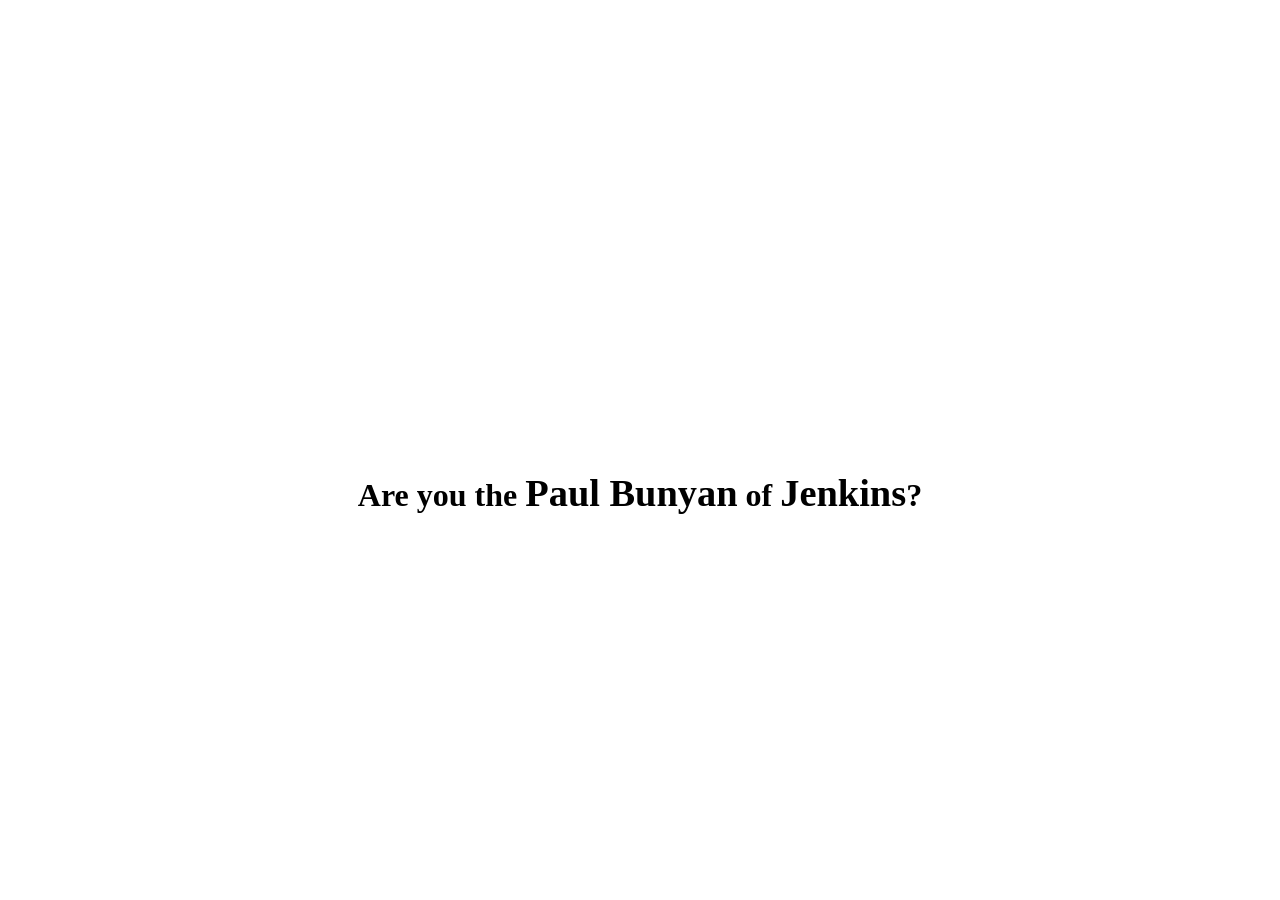
<file: index.html>
<html>
    <head>
        <style>
        .parent {
          position: relative;
        }
        .child {
            text-align: center;
            position: absolute;
            width: 100%;
            top: 50%;
        }
        .noun {
            font-size: larger;
        }
        </style>
        <title>
            Recruiting Email Subject Generator
        </title>
    </head>
    <body class="parent">
        <h1 class="child">Are you the <span class="noun" id="person">Hannah Montana</span> of <span class="noun" id="tech">yaml</span>?</h1>
    </body>
    <script>
        const values = {
            person: [
                "Chuck Norris",
                "Hannah Montana",
                "Mary Poppins",
                "Samuel L. Jackson",
                "Freddy Krueger",
                "Mike Tyson",
                "Donald Trump",
                "Tom Brady",
                "Bruce Lee",
                "Travis Kalanick",
                "Softbank",
                "John Wayne",
                "Barbera Streisand",
                "Ron Burgundy",
                "Paul Bunyan",
                "Backstreet Boys",
                "Steamboat Willie",
                "Nikola Tesla",
                "Will Smith",
                "Gwynne Shotwell",
                "Justin Bieber",
                "Taylor Swift",
                "Steve Harvey"
            ],
            tech: [
                "Reliable Software",
                "git",
                "YAML",
                "Javascript",
                "Golang",
                "Googling",
                "VSCode",
                "vim",
                "Emacs",
                "nano",
                "AWS",
                "HTTP",
                "Thrift",
                "CSS",
                "XML",
                "AR",
                "VR",
                "Bitcoin",
                "React",
                "Angular",
                "Jenkins",
                "Linux",
                "HackerNews",
                "3D Printing",
                "SHA256",
                "Elliptic Curve Cryptography",
                "Whiteboard Coding",
                "Monorepos",
                "Cyber security",
                "Free And Open-Source Software"
            ]
        };

        ["person", "tech"].forEach(function (n) {
            document.getElementById(n).textContent = values[n][Math.floor(Math.random() * values[n].length)];
        });
    </script>
</html>
</file>
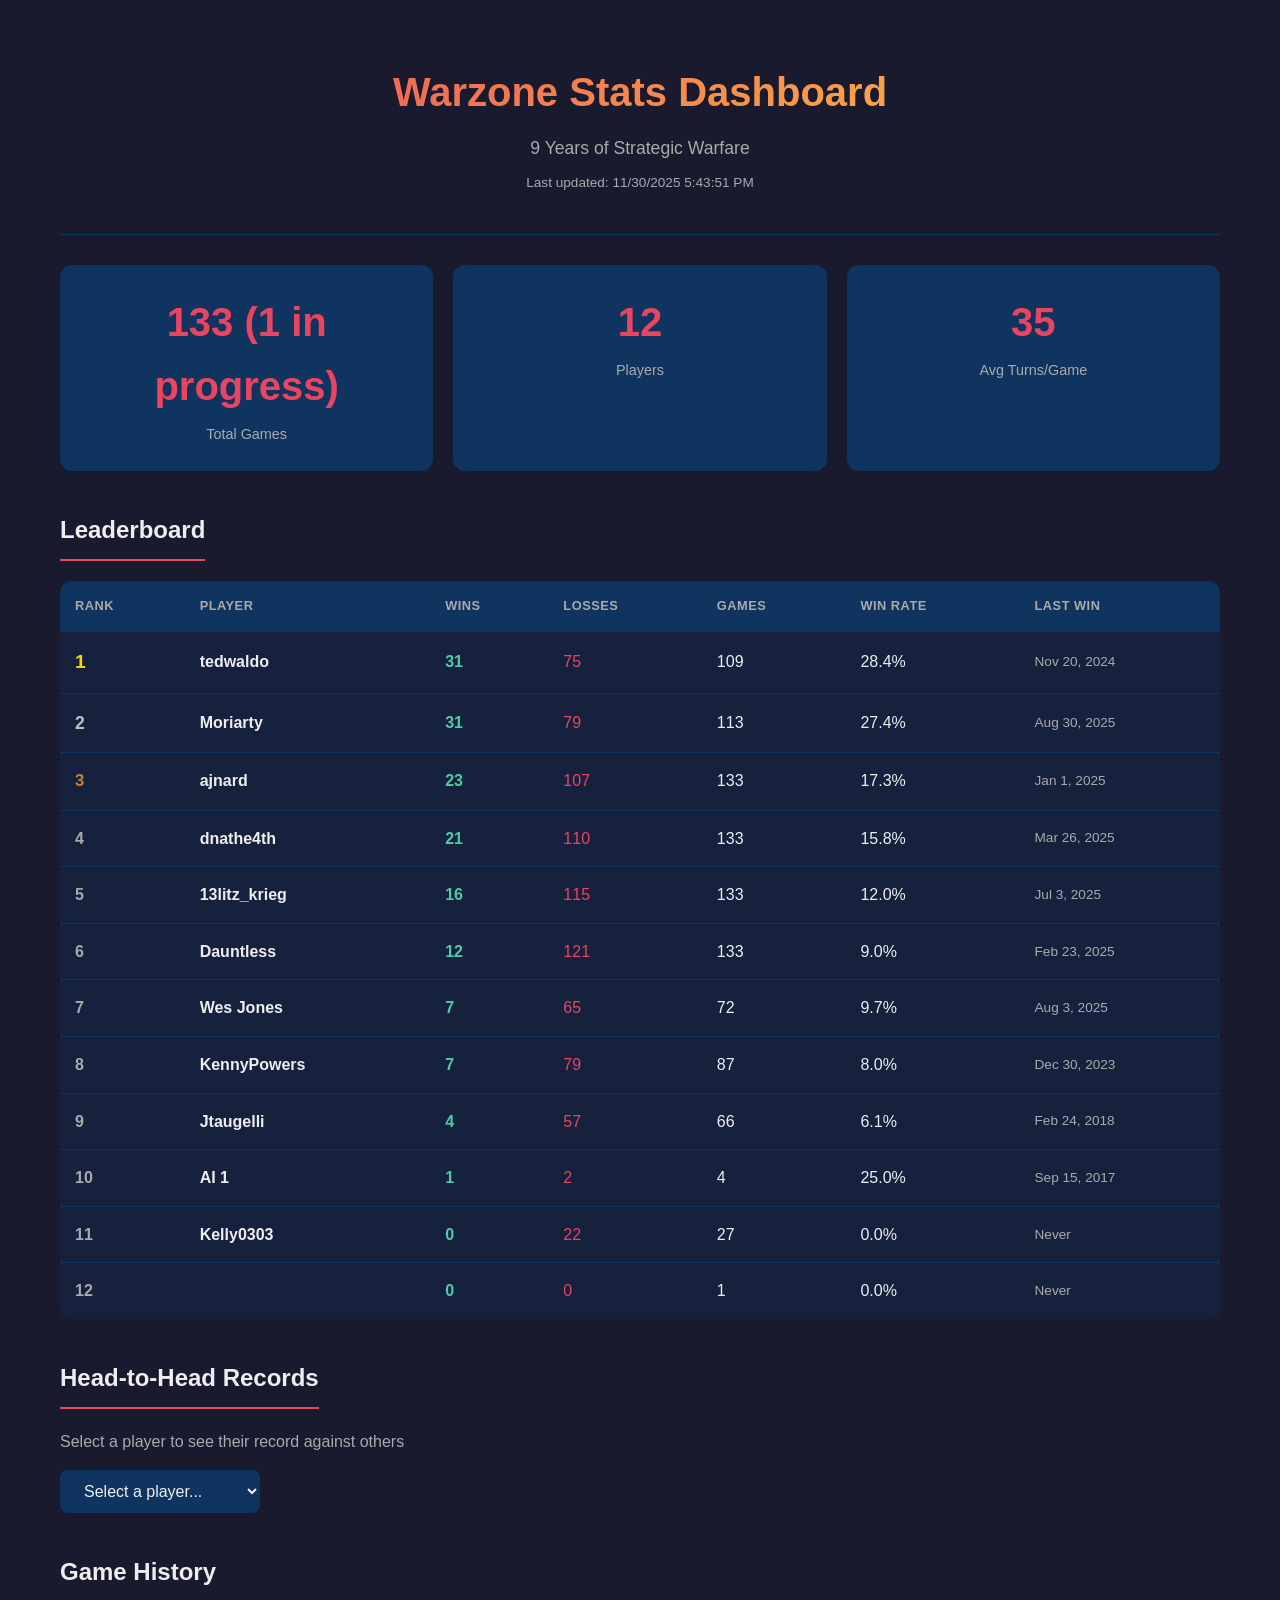
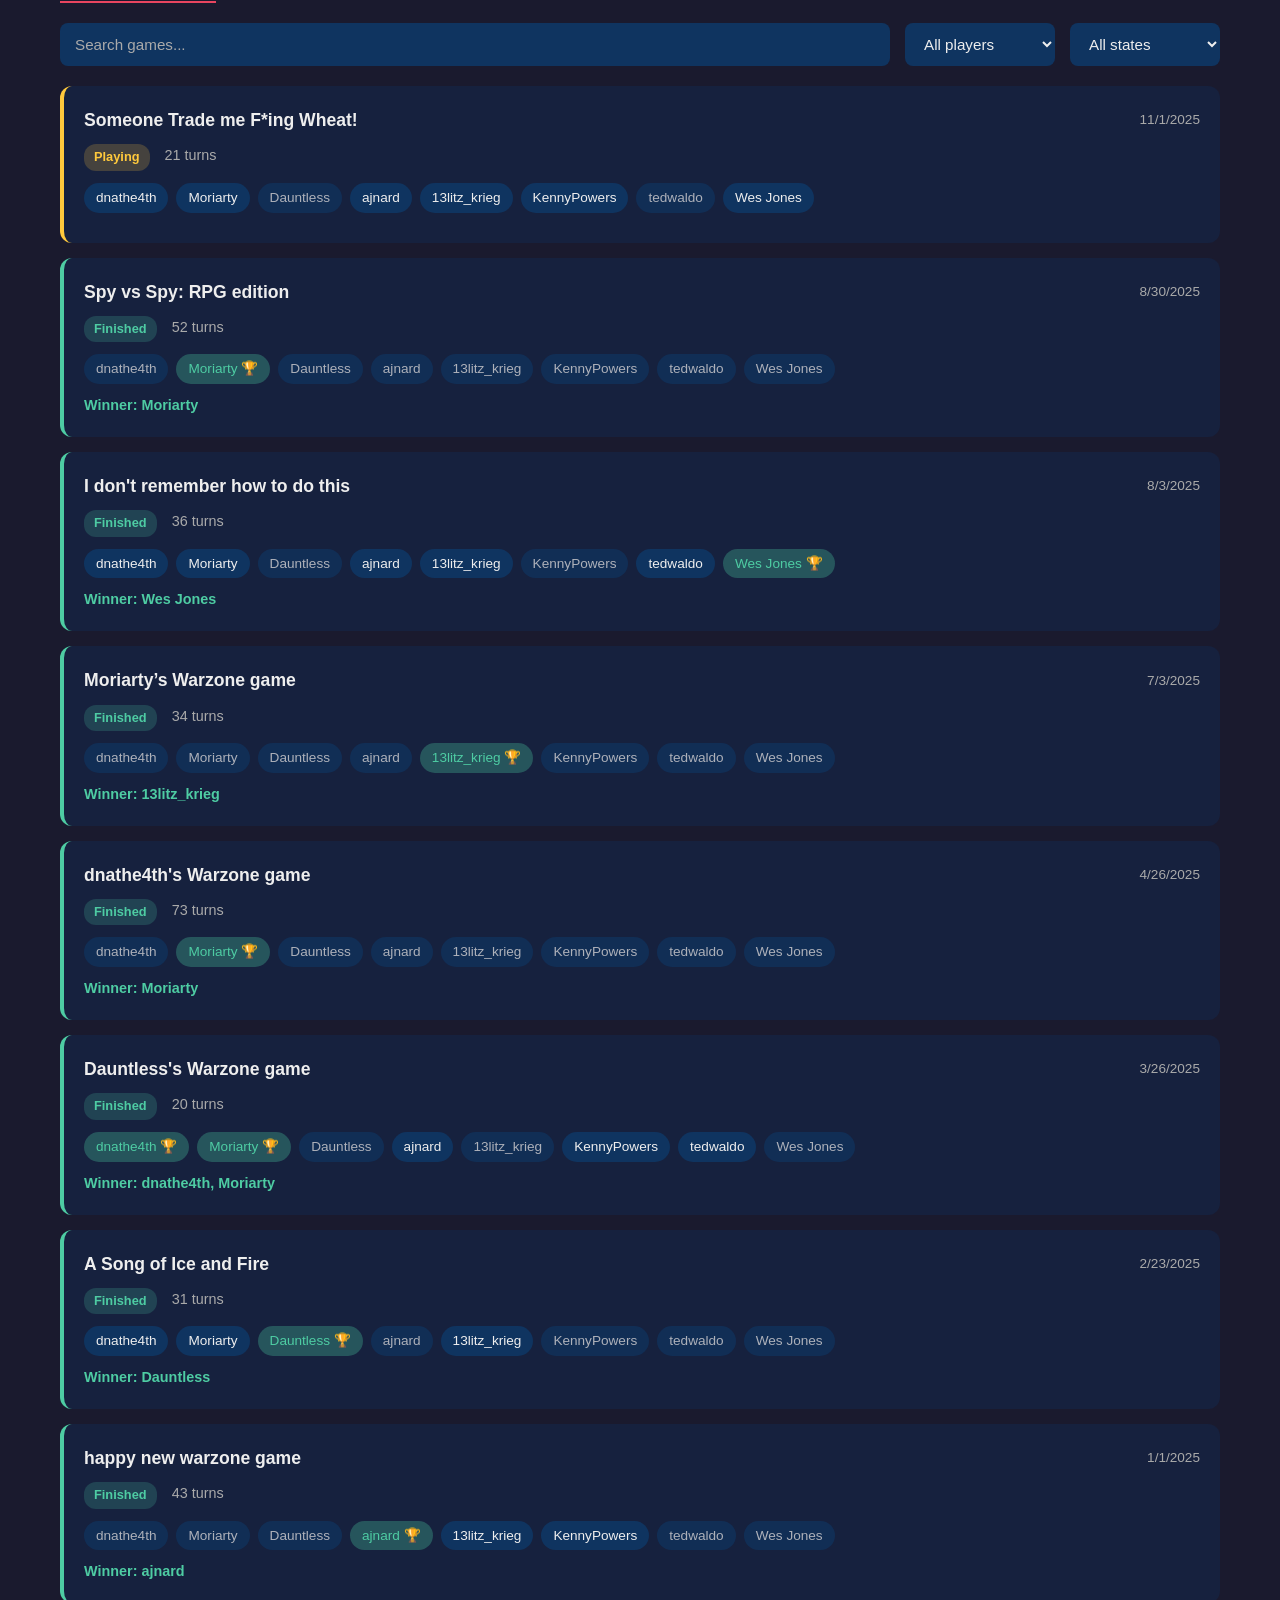
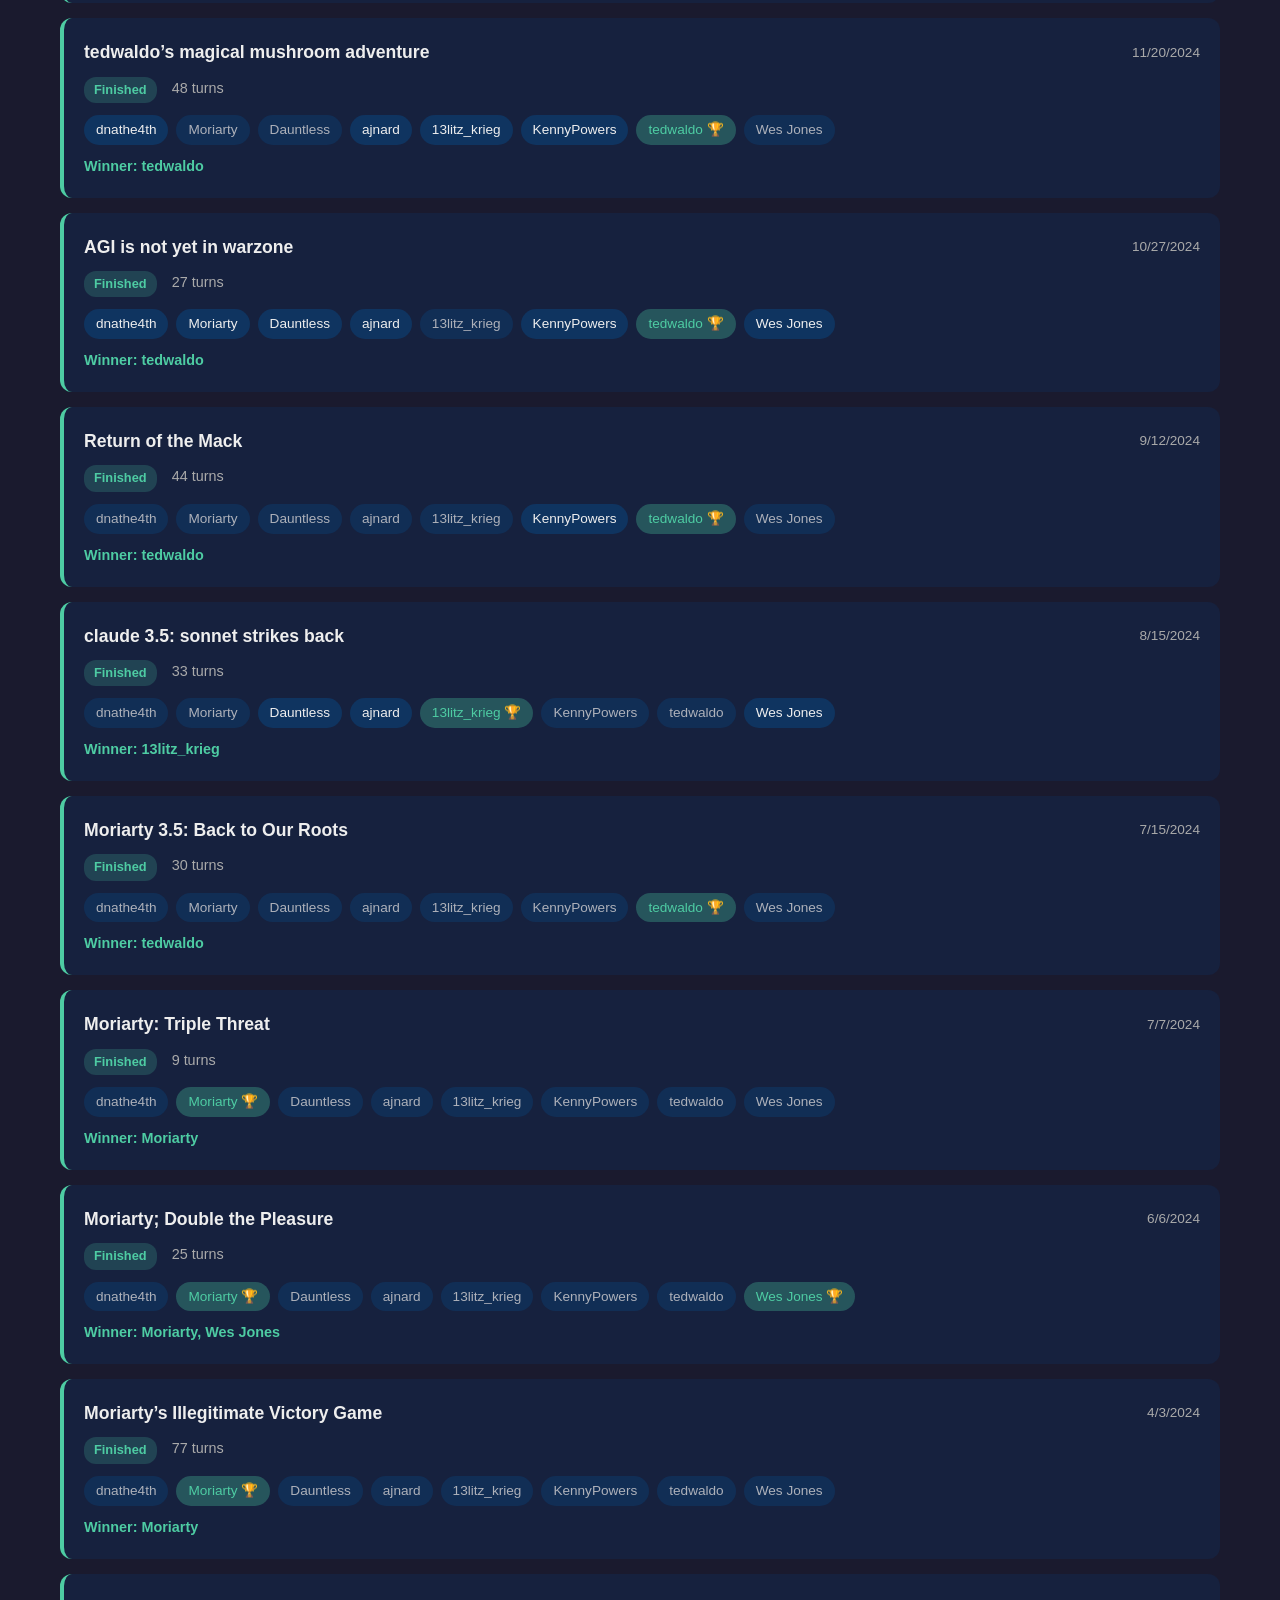
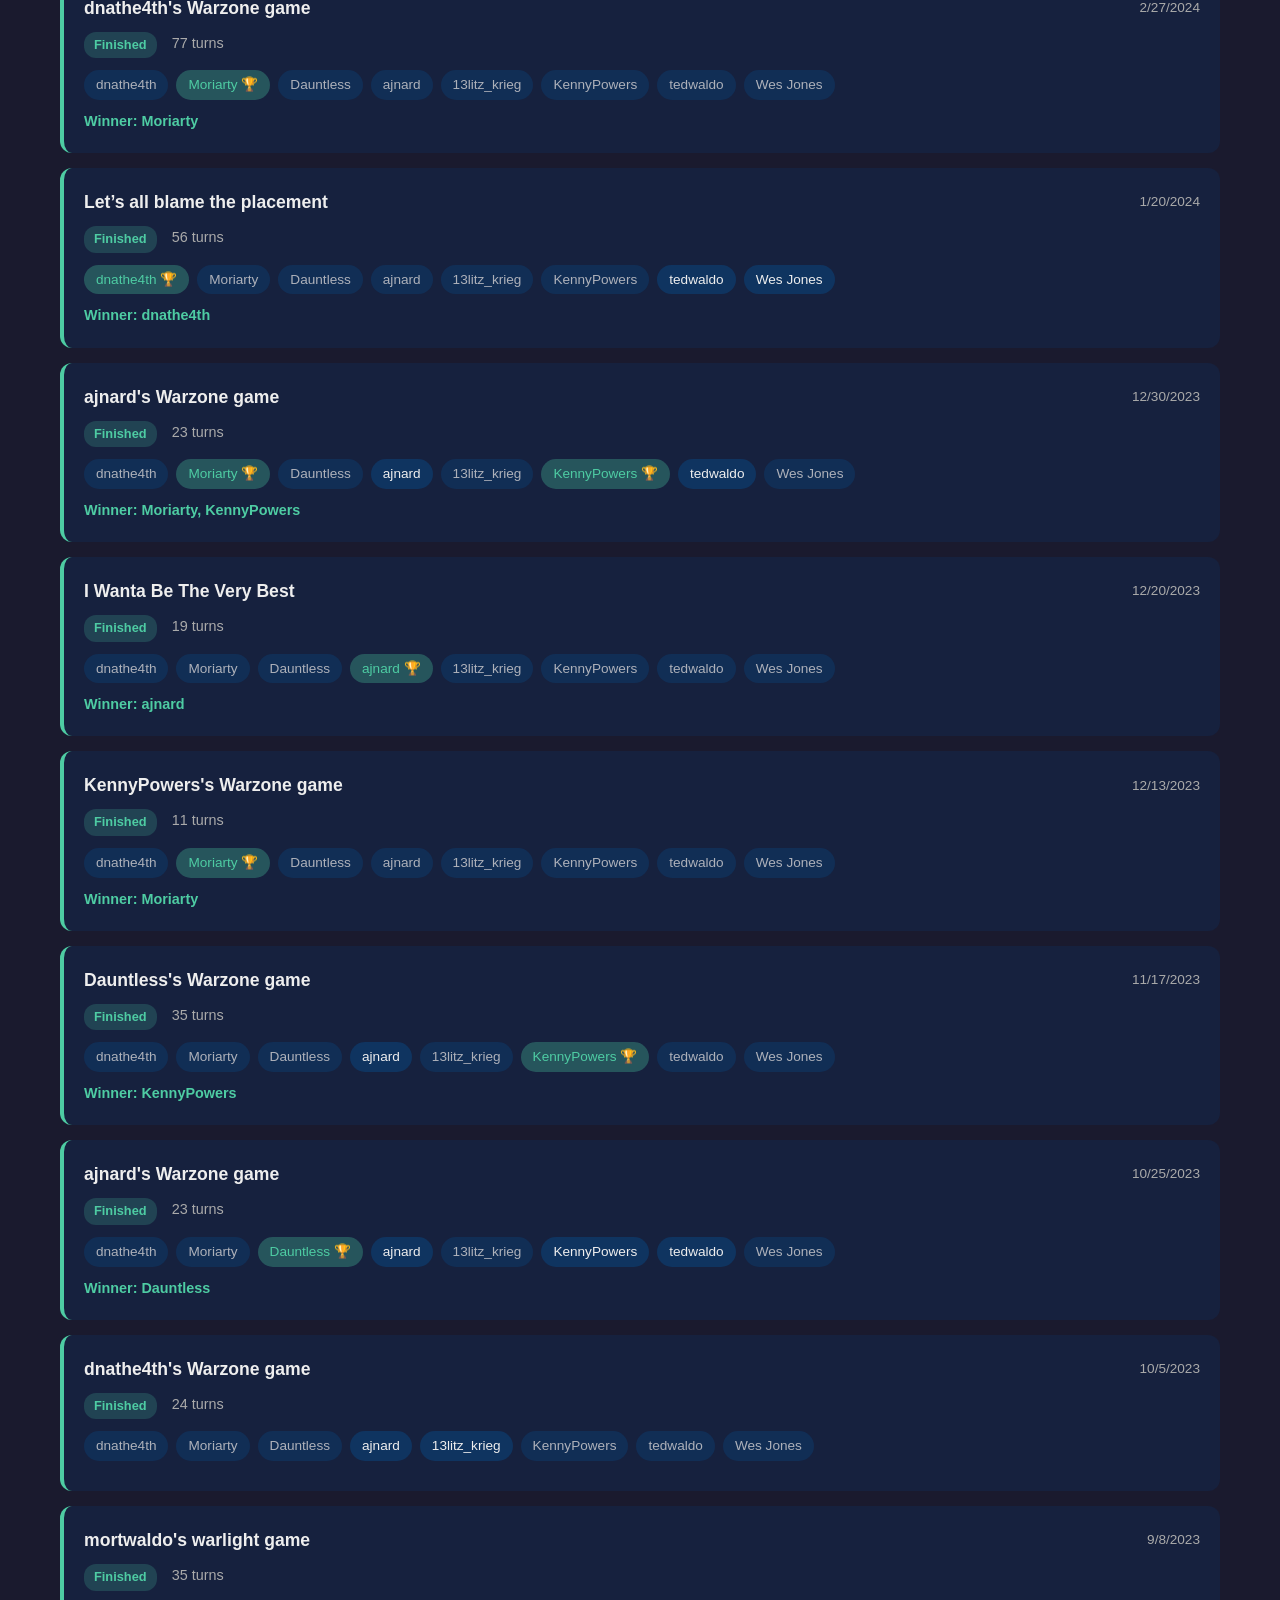
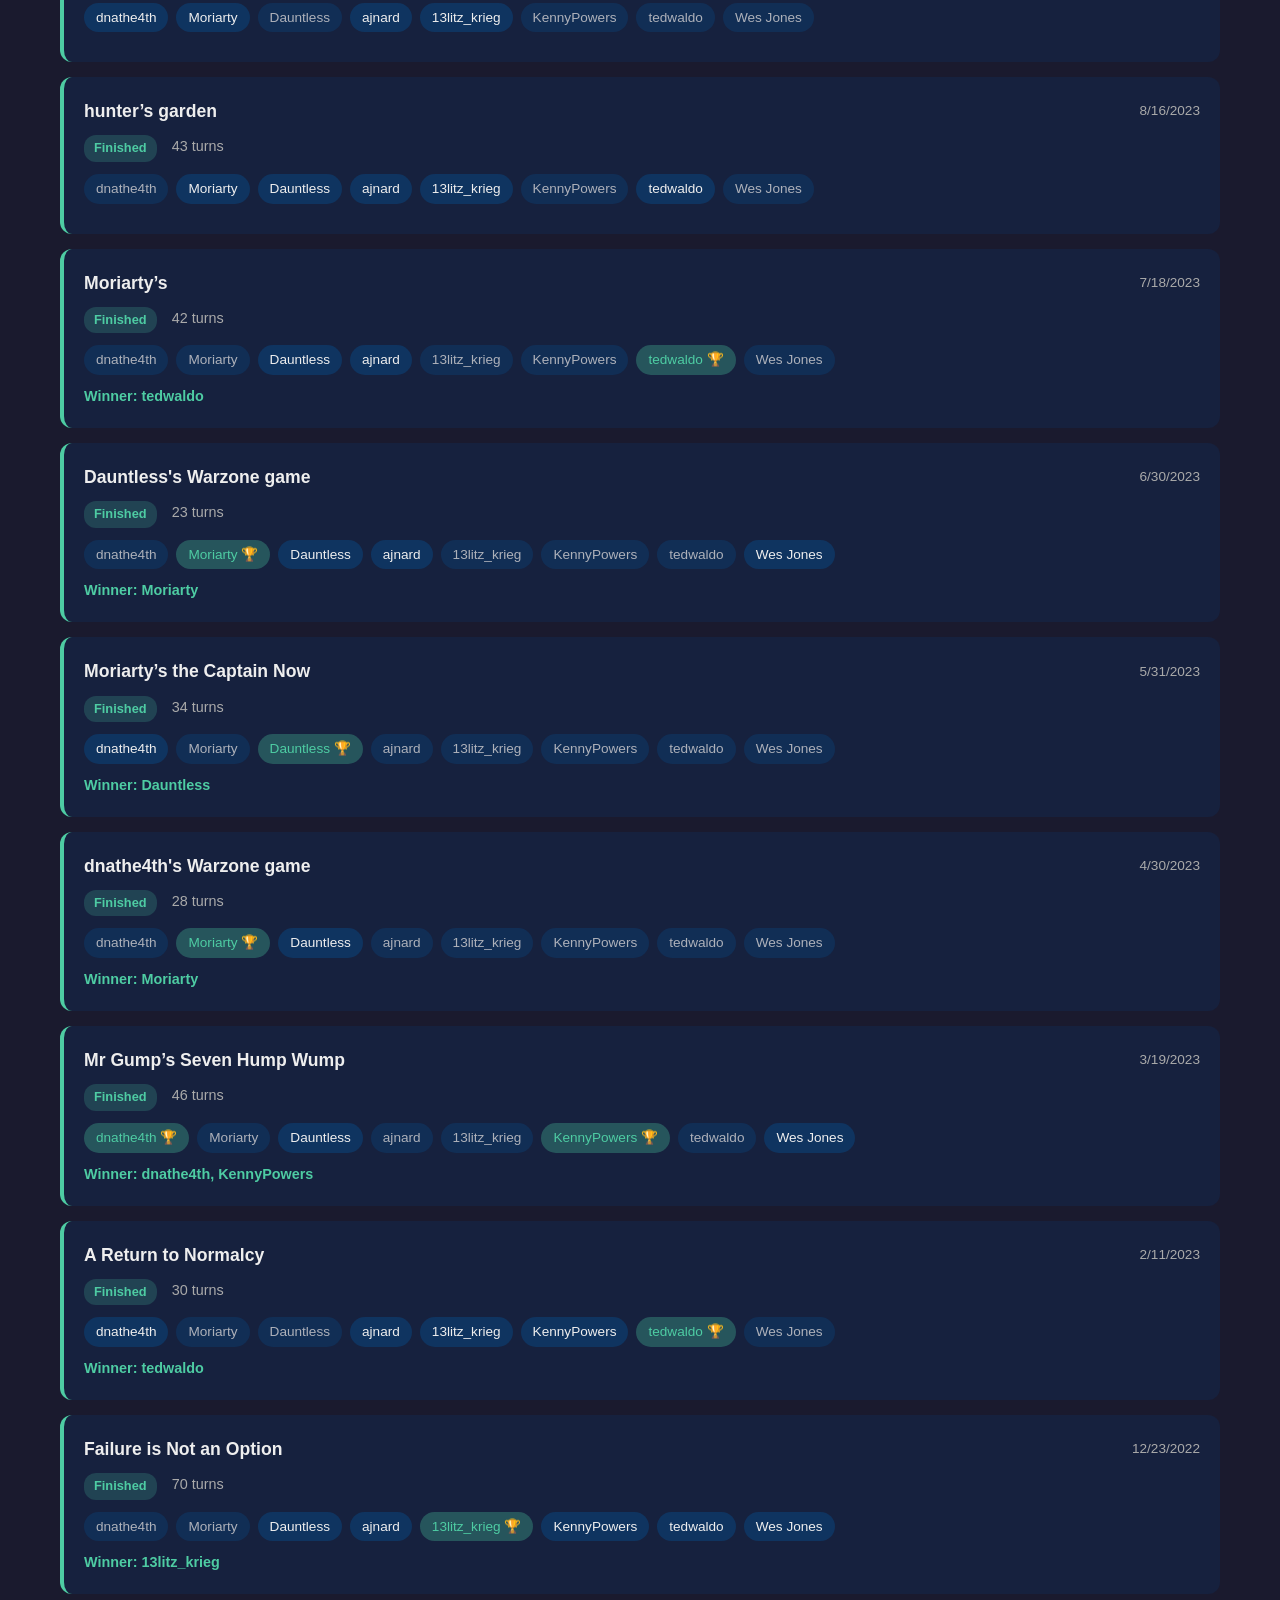
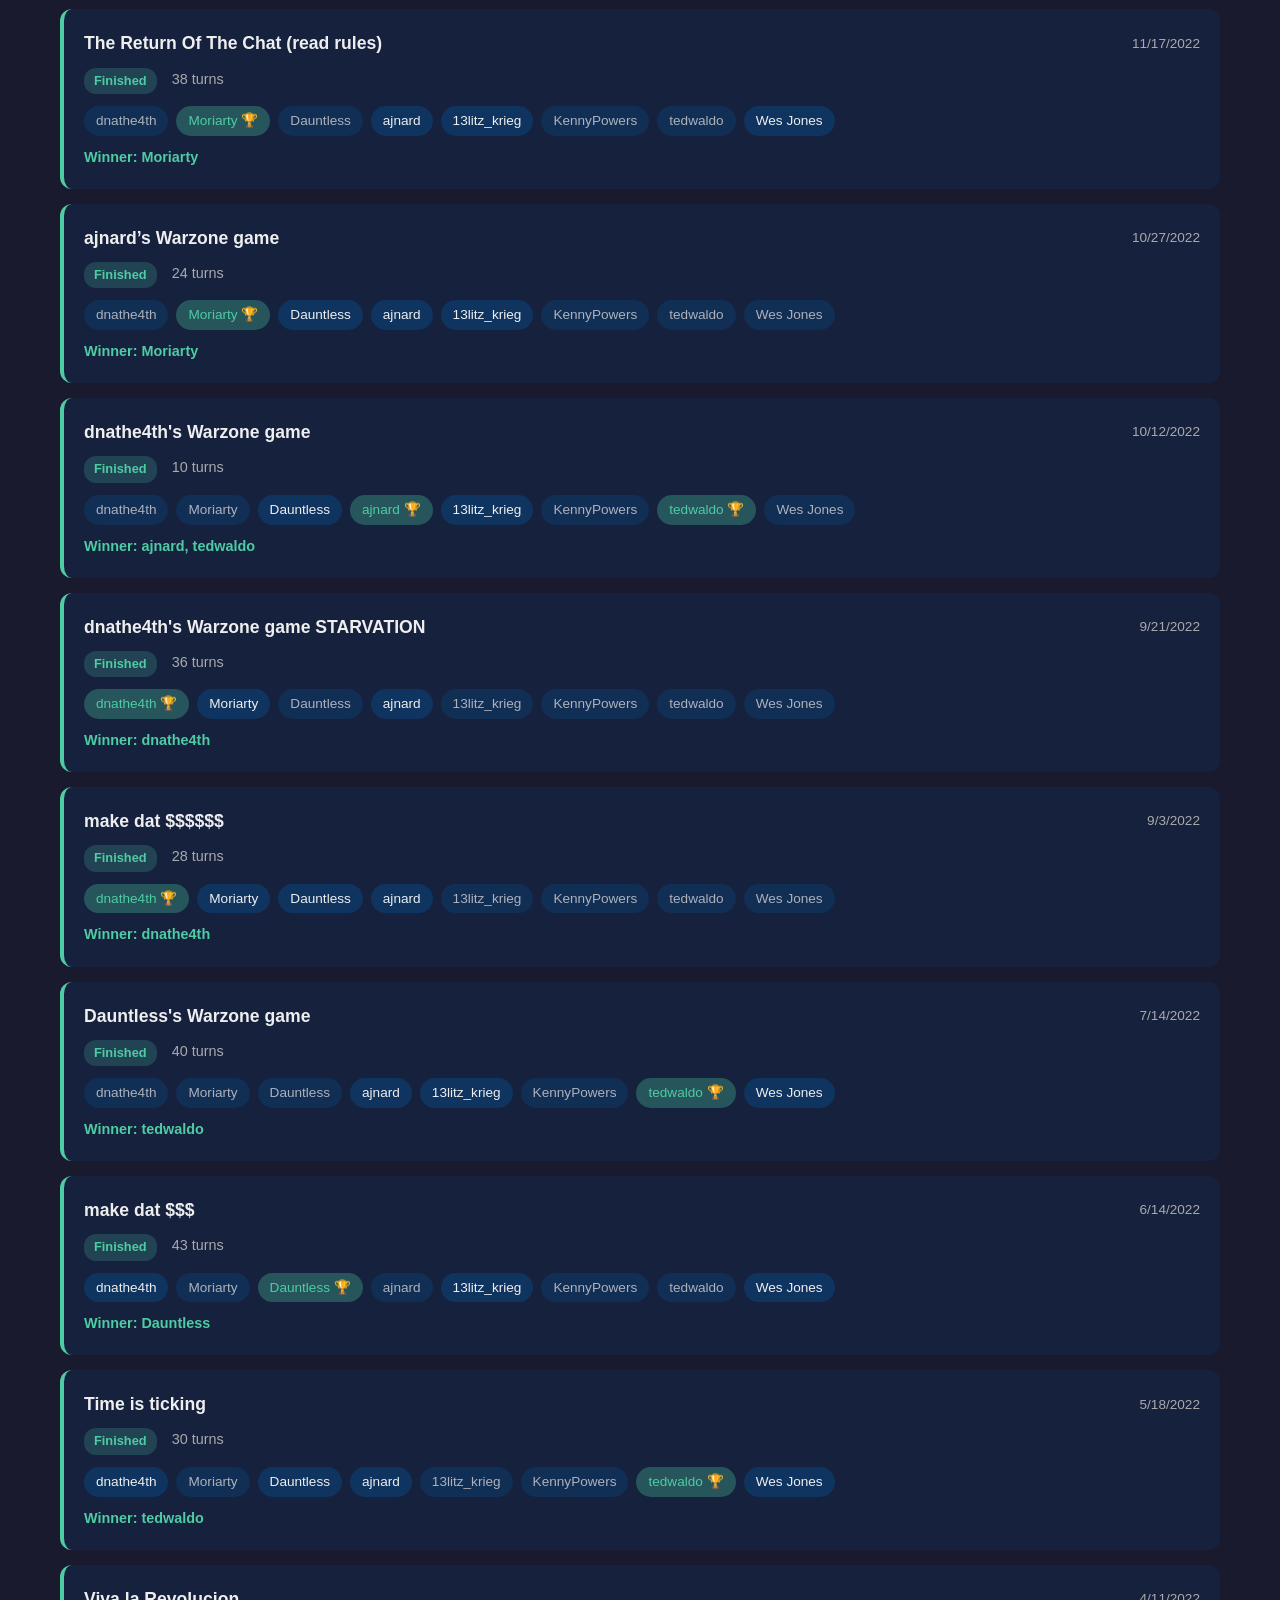
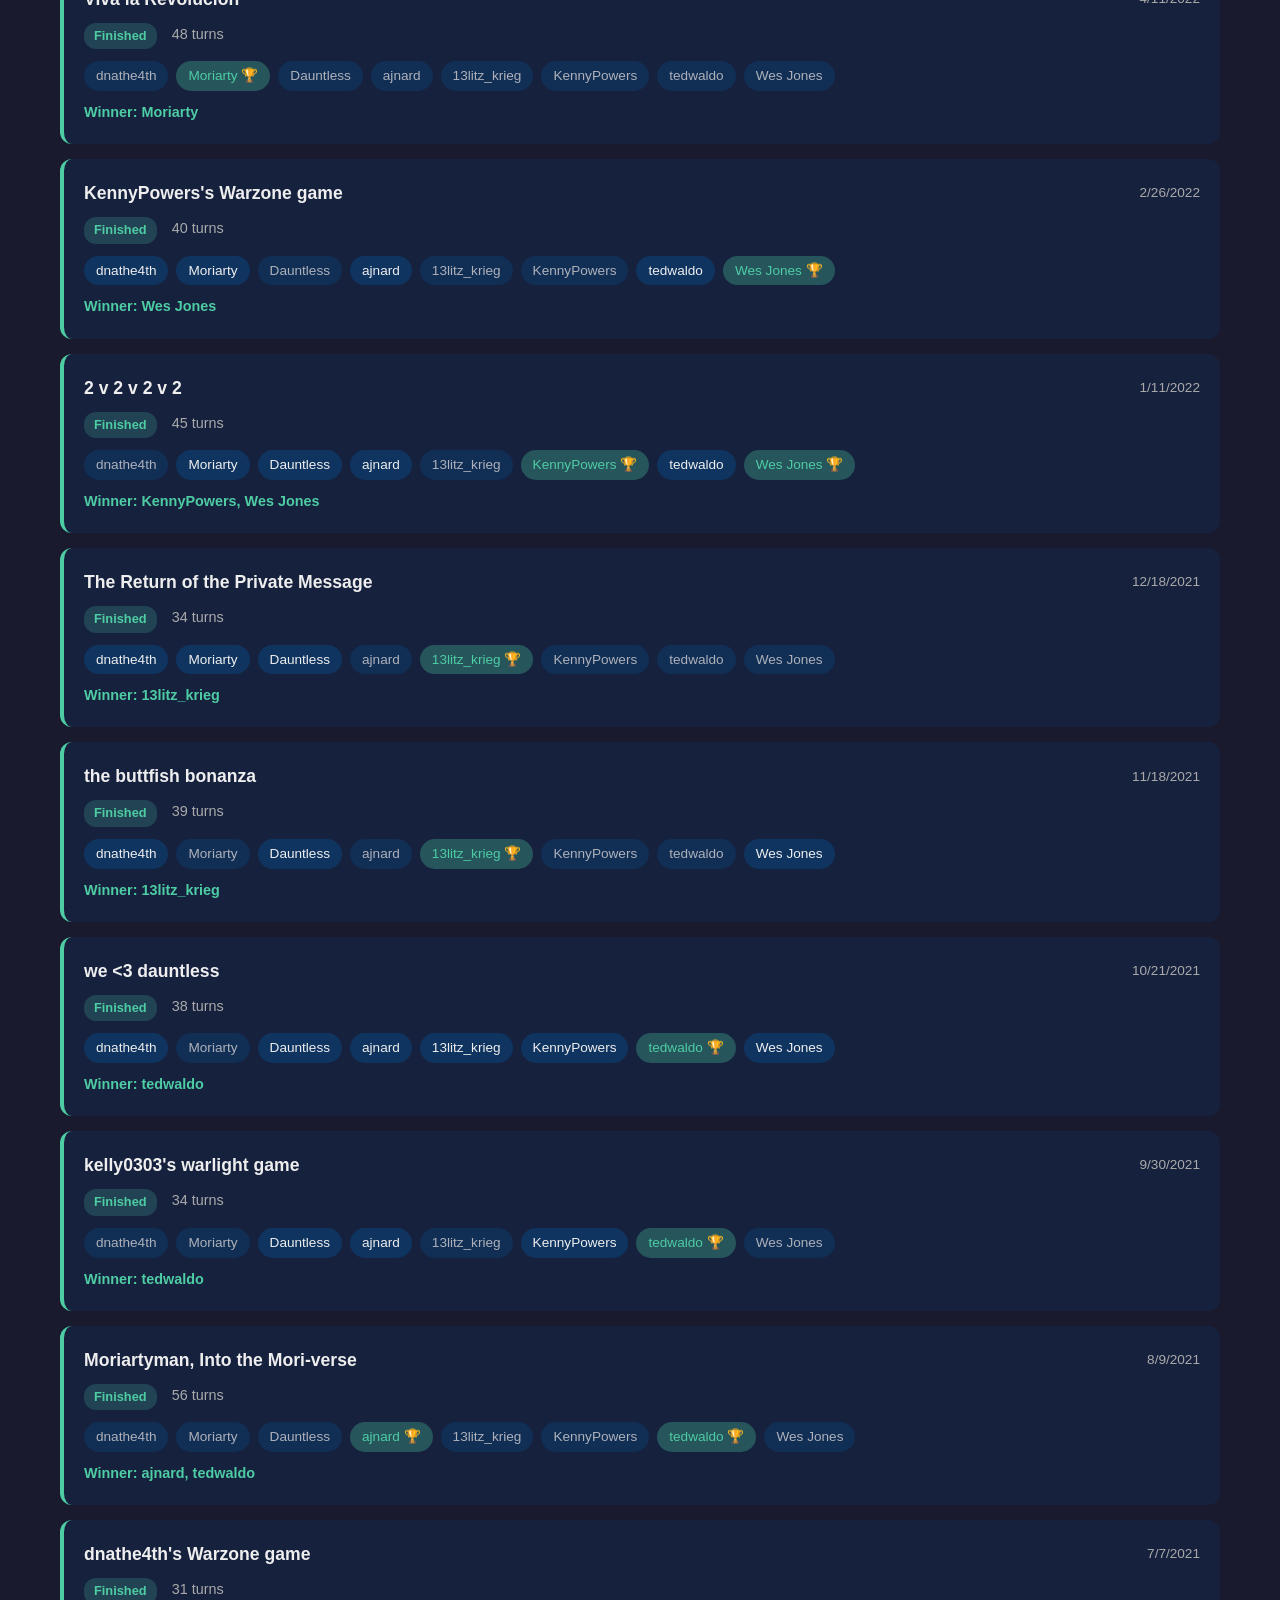
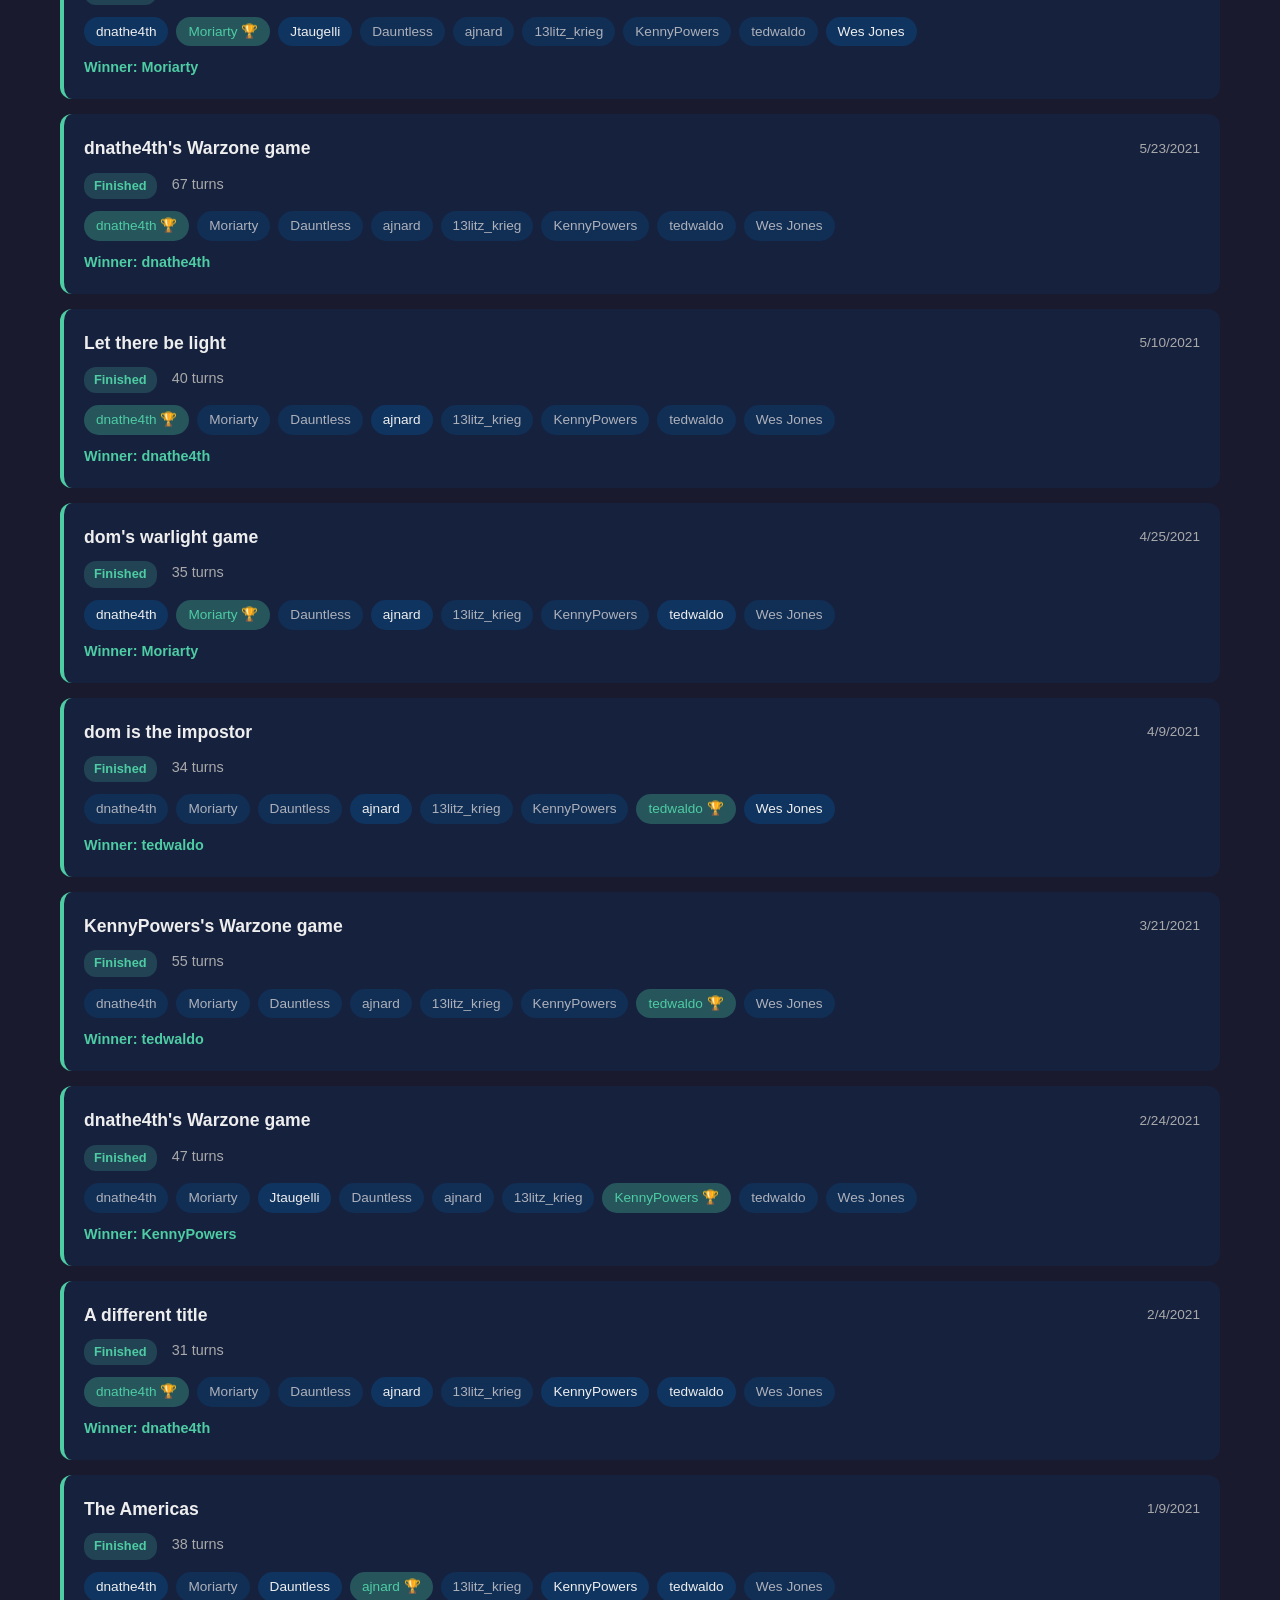
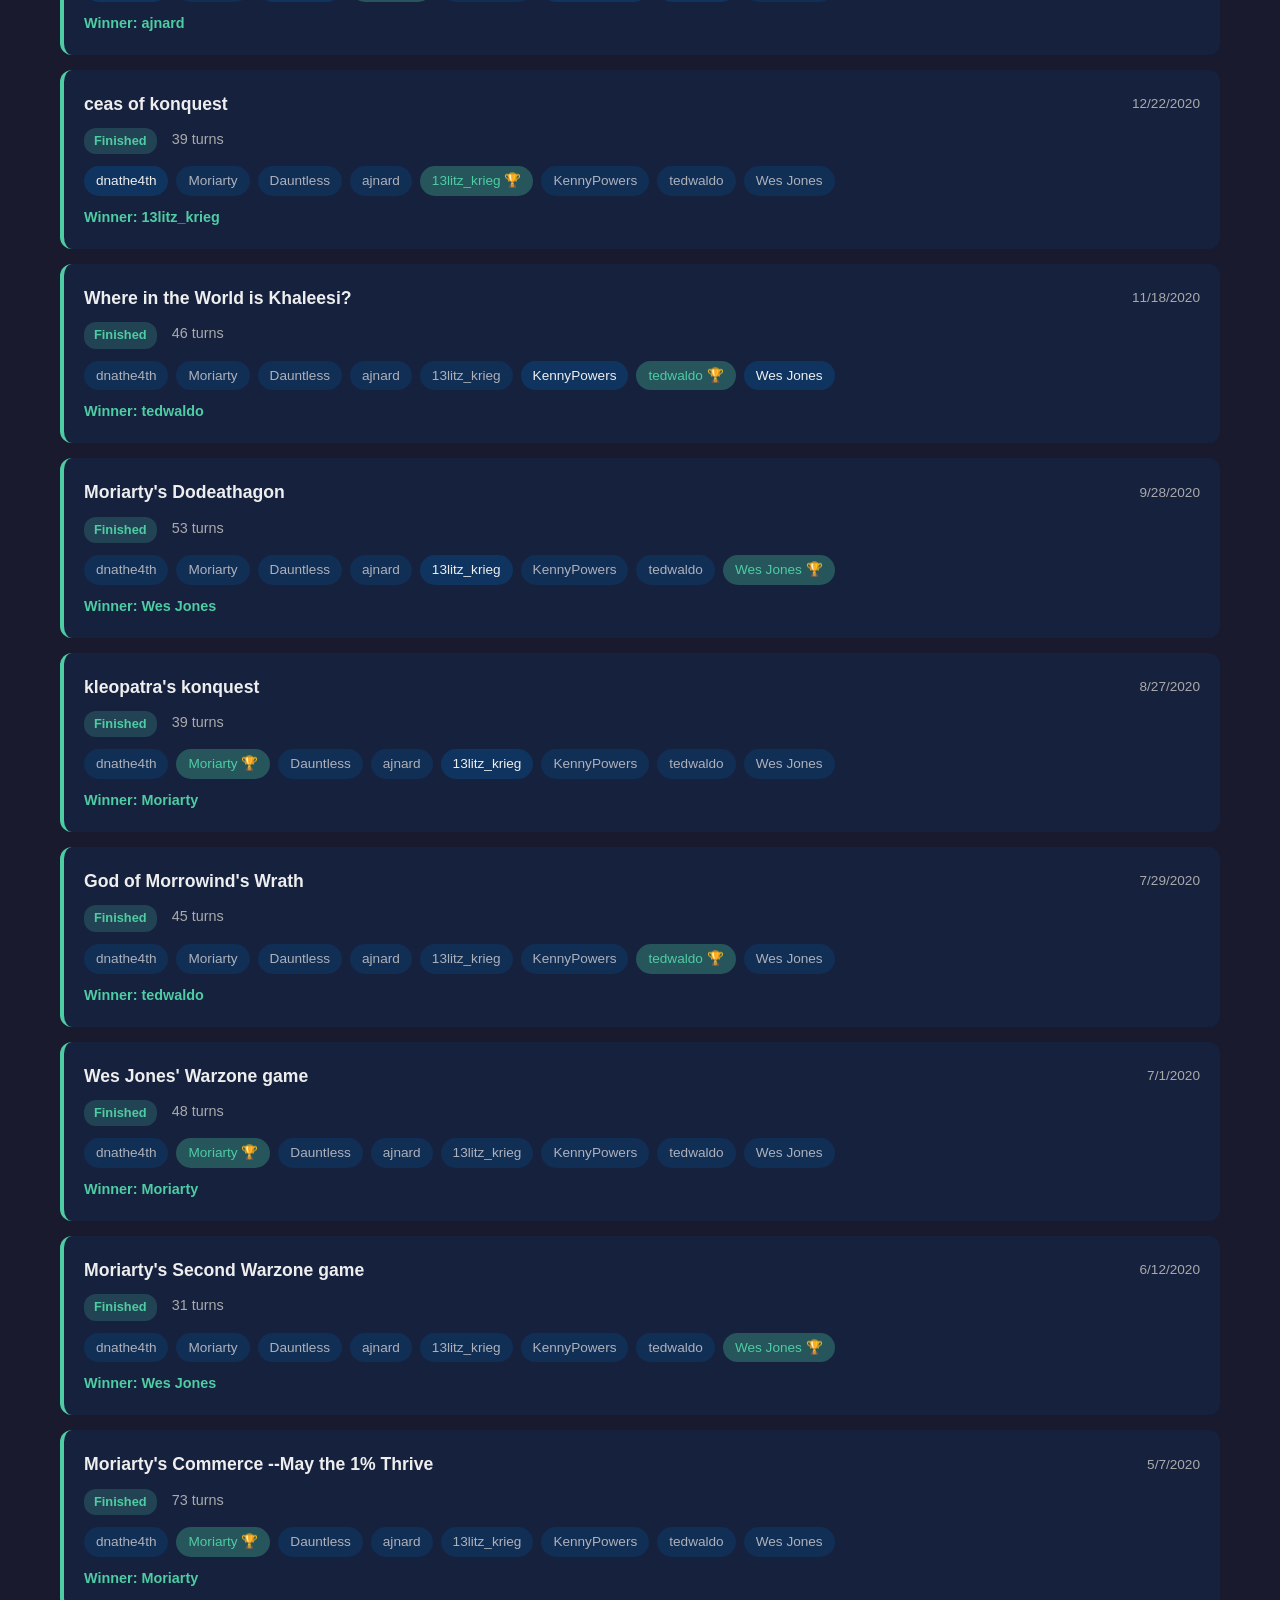
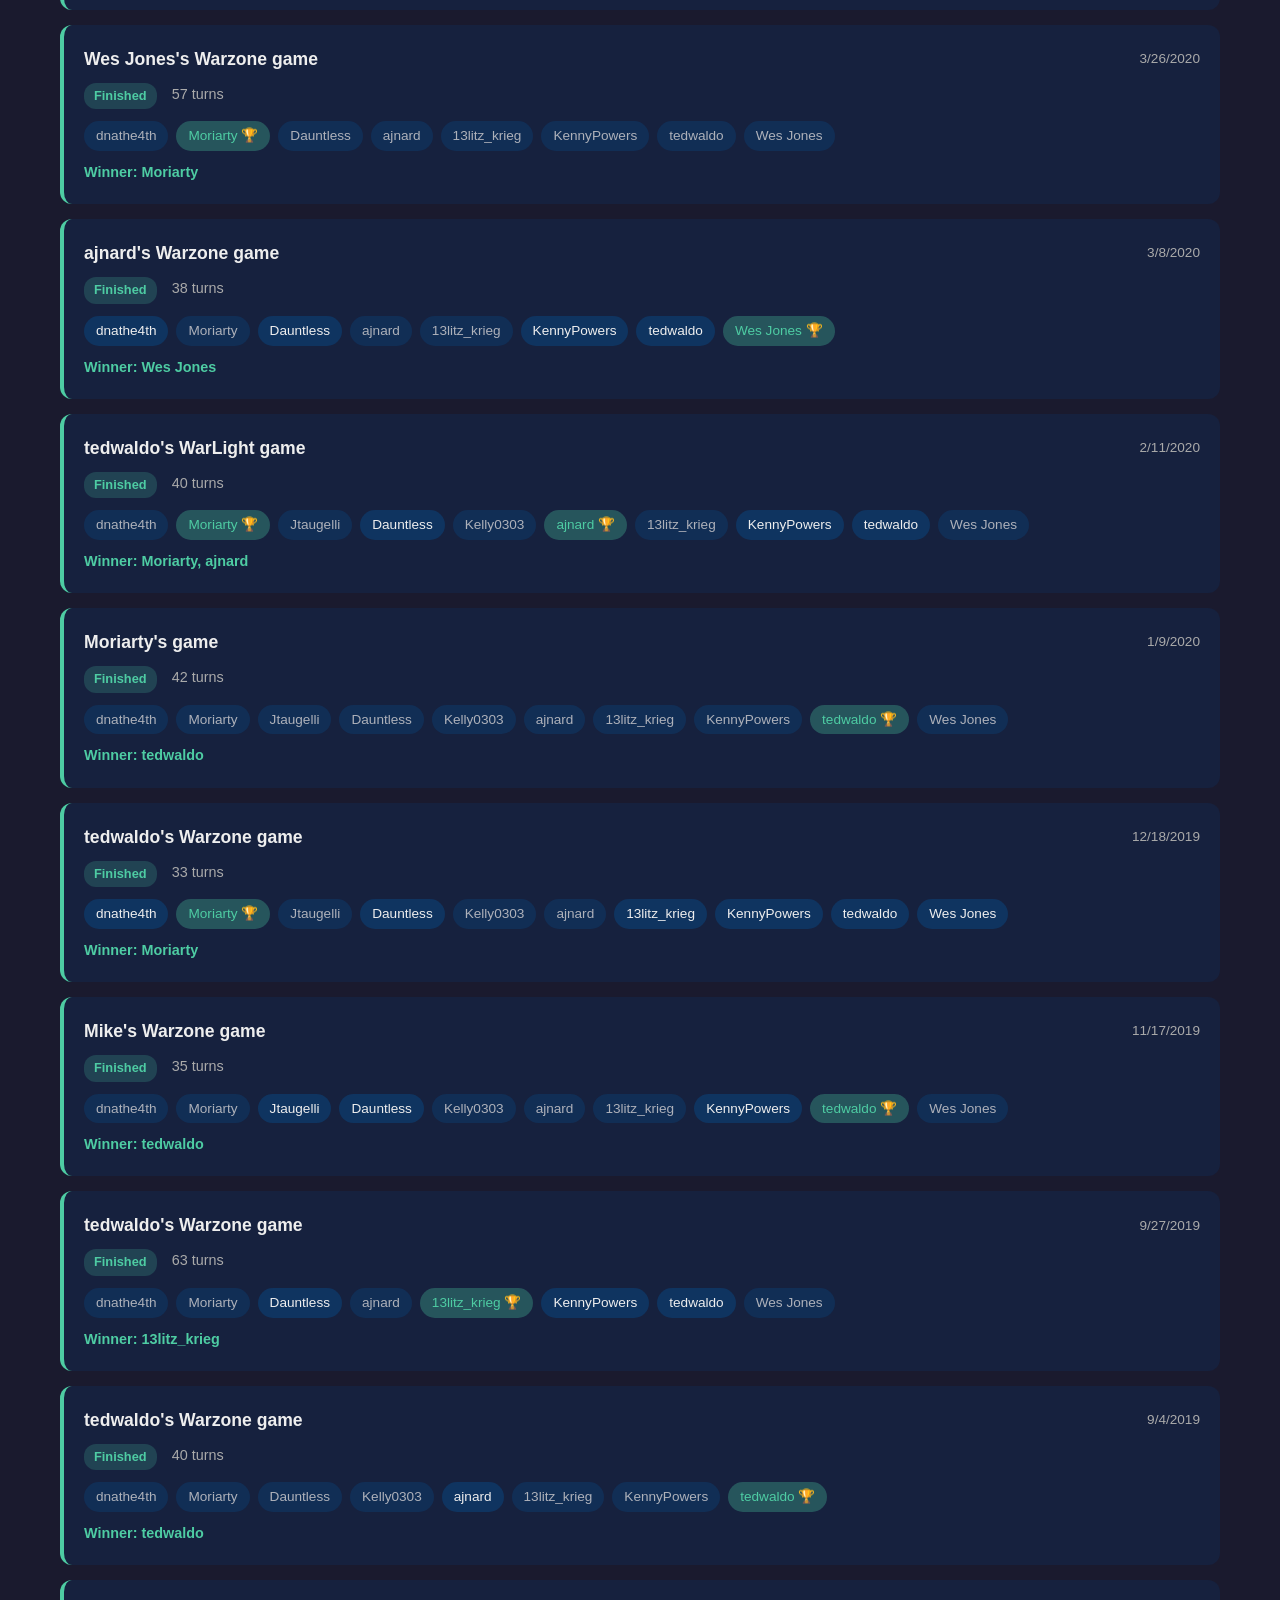
<file: warzone-stats/index.html>
<!DOCTYPE html>
<html lang="en">
<head>
    <meta charset="UTF-8">
    <meta name="viewport" content="width=device-width, initial-scale=1.0">
    <title>Warzone Stats Dashboard</title>
    <style>* {
    margin: 0;
    padding: 0;
    box-sizing: border-box;
}

:root {
    --bg-primary: #1a1a2e;
    --bg-secondary: #16213e;
    --bg-card: #0f3460;
    --text-primary: #eee;
    --text-secondary: #aaa;
    --accent: #e94560;
    --accent-secondary: #0f3460;
    --success: #4ecca3;
    --warning: #ffc93c;
}

body {
    font-family: -apple-system, BlinkMacSystemFont, 'Segoe UI', Roboto, Oxygen, Ubuntu, sans-serif;
    background: var(--bg-primary);
    color: var(--text-primary);
    line-height: 1.6;
    min-height: 100vh;
}

.container {
    max-width: 1200px;
    margin: 0 auto;
    padding: 20px;
}

/* Header */
header {
    text-align: center;
    padding: 40px 0;
    border-bottom: 1px solid var(--bg-card);
    margin-bottom: 30px;
}

header h1 {
    font-size: 2.5rem;
    margin-bottom: 10px;
    background: linear-gradient(135deg, var(--accent), var(--warning));
    -webkit-background-clip: text;
    -webkit-text-fill-color: transparent;
    background-clip: text;
}

.subtitle {
    color: var(--text-secondary);
    font-size: 1.1rem;
}

.last-updated {
    color: var(--text-secondary);
    font-size: 0.85rem;
    margin-top: 10px;
}

/* Stats Overview */
.stats-overview {
    display: grid;
    grid-template-columns: repeat(auto-fit, minmax(150px, 1fr));
    gap: 20px;
    margin-bottom: 40px;
}

.stat-card {
    background: var(--bg-card);
    padding: 25px;
    border-radius: 12px;
    text-align: center;
    transition: transform 0.2s;
}

.stat-card:hover {
    transform: translateY(-3px);
}

.stat-value {
    font-size: 2.5rem;
    font-weight: bold;
    color: var(--accent);
}

.stat-label {
    color: var(--text-secondary);
    font-size: 0.9rem;
    margin-top: 5px;
}

/* Sections */
section {
    margin-bottom: 40px;
}

section h2 {
    font-size: 1.5rem;
    margin-bottom: 20px;
    padding-bottom: 10px;
    border-bottom: 2px solid var(--accent);
    display: inline-block;
}

.section-desc {
    color: var(--text-secondary);
    margin-bottom: 15px;
}

/* Leaderboard Table */
table {
    width: 100%;
    border-collapse: collapse;
    background: var(--bg-secondary);
    border-radius: 12px;
    overflow: hidden;
}

th, td {
    padding: 15px;
    text-align: left;
}

th {
    background: var(--bg-card);
    font-weight: 600;
    color: var(--text-secondary);
    text-transform: uppercase;
    font-size: 0.8rem;
    letter-spacing: 0.5px;
}

tr:not(:last-child) {
    border-bottom: 1px solid var(--bg-card);
}

tr:hover {
    background: rgba(233, 69, 96, 0.1);
}

.rank {
    font-weight: bold;
    color: var(--text-secondary);
}

.rank-1 .rank { color: gold; font-size: 1.2rem; }
.rank-2 .rank { color: silver; font-size: 1.1rem; }
.rank-3 .rank { color: #cd7f32; font-size: 1.05rem; }

.player-name {
    font-weight: 600;
}

.wins {
    color: var(--success);
    font-weight: bold;
}

.losses {
    color: var(--accent);
}

.last-win {
    font-size: 0.85rem;
    color: var(--text-secondary);
}

/* Head-to-Head */
.h2h-controls {
    margin-bottom: 20px;
}

.h2h-controls select {
    padding: 12px 20px;
    font-size: 1rem;
    border: none;
    border-radius: 8px;
    background: var(--bg-card);
    color: var(--text-primary);
    cursor: pointer;
    min-width: 200px;
}

.h2h-table {
    max-width: 500px;
}

.h2h-table .positive {
    color: var(--success);
    font-weight: bold;
}

.h2h-table .negative {
    color: var(--accent);
}

.h2h-table .even {
    color: var(--warning);
}

/* Filters */
.filters {
    display: flex;
    gap: 15px;
    margin-bottom: 20px;
    flex-wrap: wrap;
}

.filters input,
.filters select {
    padding: 12px 15px;
    font-size: 0.95rem;
    border: none;
    border-radius: 8px;
    background: var(--bg-card);
    color: var(--text-primary);
    min-width: 150px;
}

.filters input {
    flex: 1;
    min-width: 200px;
}

.filters input::placeholder {
    color: var(--text-secondary);
}

/* Games List */
.games-container {
    display: grid;
    gap: 15px;
}

.game-card {
    background: var(--bg-secondary);
    border-radius: 12px;
    padding: 20px;
    border-left: 4px solid var(--accent);
    transition: transform 0.2s;
}

.game-card:hover {
    transform: translateX(5px);
}

.game-card.finished {
    border-left-color: var(--success);
}

.game-card.in-progress {
    border-left-color: var(--warning);
}

.game-header {
    display: flex;
    justify-content: space-between;
    align-items: center;
    margin-bottom: 10px;
    flex-wrap: wrap;
    gap: 10px;
}

.game-name {
    font-weight: 600;
    font-size: 1.1rem;
    color: var(--text-primary);
    text-decoration: none;
}

.game-name:hover {
    color: var(--accent);
}

.game-date {
    color: var(--text-secondary);
    font-size: 0.85rem;
}

.game-details {
    display: flex;
    gap: 15px;
    margin-bottom: 12px;
    font-size: 0.9rem;
}

.game-state {
    padding: 3px 10px;
    border-radius: 12px;
    font-size: 0.8rem;
    font-weight: 600;
}

.game-state.finished {
    background: rgba(78, 204, 163, 0.2);
    color: var(--success);
}

.game-state.in-progress {
    background: rgba(255, 201, 60, 0.2);
    color: var(--warning);
}

.game-turns {
    color: var(--text-secondary);
}

.game-players {
    display: flex;
    flex-wrap: wrap;
    gap: 8px;
    margin-bottom: 10px;
}

.player-tag {
    padding: 4px 12px;
    border-radius: 15px;
    font-size: 0.85rem;
    background: var(--bg-card);
}

.player-tag.won {
    background: rgba(78, 204, 163, 0.3);
    color: var(--success);
}

.player-tag.eliminated {
    opacity: 0.7;
}

.game-winner {
    color: var(--success);
    font-weight: 600;
    font-size: 0.9rem;
}

/* Footer */
footer {
    text-align: center;
    padding: 30px 0;
    margin-top: 40px;
    border-top: 1px solid var(--bg-card);
    color: var(--text-secondary);
}

footer a {
    color: var(--accent);
    text-decoration: none;
}

footer a:hover {
    text-decoration: underline;
}

/* Error State */
.error {
    background: var(--bg-secondary);
    padding: 40px;
    border-radius: 12px;
    text-align: center;
    margin-top: 50px;
}

.error h2 {
    color: var(--accent);
    margin-bottom: 15px;
}

.error ol {
    text-align: left;
    max-width: 500px;
    margin: 20px auto;
}

.error li {
    margin-bottom: 10px;
}

.error code {
    background: var(--bg-card);
    padding: 2px 8px;
    border-radius: 4px;
    font-size: 0.9rem;
}

.error a {
    color: var(--accent);
}

.no-results {
    text-align: center;
    color: var(--text-secondary);
    padding: 40px;
}

/* Responsive */
@media (max-width: 768px) {
    header h1 {
        font-size: 1.8rem;
    }

    .stats-overview {
        grid-template-columns: repeat(3, 1fr);
    }

    th, td {
        padding: 10px 8px;
        font-size: 0.9rem;
    }

    .filters {
        flex-direction: column;
    }

    .filters input,
    .filters select {
        width: 100%;
    }
}
</style>
</head>
<body>
    <div class="container">
        <header>
            <h1>Warzone Stats Dashboard</h1>
            <p class="subtitle">9 Years of Strategic Warfare</p>
            <p class="last-updated" id="lastUpdated"></p>
        </header>

        <section class="stats-overview" id="statsOverview">
            <div class="stat-card">
                <div class="stat-value" id="totalGames">--</div>
                <div class="stat-label">Total Games</div>
            </div>
            <div class="stat-card">
                <div class="stat-value" id="totalPlayers">--</div>
                <div class="stat-label">Players</div>
            </div>
            <div class="stat-card">
                <div class="stat-value" id="avgTurns">--</div>
                <div class="stat-label">Avg Turns/Game</div>
            </div>
        </section>

        <section class="leaderboard">
            <h2>Leaderboard</h2>
            <table id="leaderboardTable">
                <thead>
                    <tr>
                        <th>Rank</th>
                        <th>Player</th>
                        <th>Wins</th>
                        <th>Losses</th>
                        <th>Games</th>
                        <th>Win Rate</th>
                        <th>Last Win</th>
                    </tr>
                </thead>
                <tbody id="leaderboardBody">
                </tbody>
            </table>
        </section>

        <section class="head-to-head">
            <h2>Head-to-Head Records</h2>
            <p class="section-desc">Select a player to see their record against others</p>
            <div class="h2h-controls">
                <select id="h2hPlayer">
                    <option value="">Select a player...</option>
                </select>
            </div>
            <div id="h2hResults" class="h2h-results"></div>
        </section>

        <section class="games-list">
            <h2>Game History</h2>
            <div class="filters">
                <input type="text" id="searchGames" placeholder="Search games...">
                <select id="filterPlayer">
                    <option value="">All players</option>
                </select>
                <select id="filterState">
                    <option value="">All states</option>
                    <option value="Finished">Finished</option>
                    <option value="Playing">In Progress</option>
                </select>
            </div>
            <div id="gamesContainer" class="games-container"></div>
        </section>

        <footer>
            <p>Data powered by <a href="https://www.warzone.com/wiki/API" target="_blank">Warzone API</a></p>
        </footer>
    </div>

    <script>
        const EMBEDDED_DATA = {
  "fetchedAt": "2025-11-30T17:43:51.575748Z",
  "totalGames": 134,
  "games": [
    {
      "id": "12575368",
      "name": "Jtaugelli's WarLight game",
      "state": "Finished",
      "created": "12/28/2016 02:49:46",
      "numberOfTurns": "21",
      "players": [
        {
          "id": "3776911513",
          "name": "dnathe4th",
          "state": "SurrenderAccepted",
          "team": "None"
        },
        {
          "id": "3976572255",
          "name": "Jtaugelli",
          "state": "Eliminated",
          "team": "None"
        },
        {
          "id": "2076911344",
          "name": "Dauntless",
          "state": "SurrenderAccepted",
          "team": "None"
        },
        {
          "id": "3976915175",
          "name": "ajnard",
          "state": "SurrenderAccepted",
          "team": "None"
        },
        {
          "id": "8676914864",
          "name": "13litz_krieg",
          "state": "Won",
          "team": "None"
        }
      ],
      "winners": [
        "13litz_krieg"
      ],
      "templateId": "971853"
    },
    {
      "id": "13539475",
      "name": "tedwaldo's WarLight game",
      "state": "Finished",
      "created": "5/25/2017 05:50:56",
      "numberOfTurns": "21",
      "players": [
        {
          "id": "3776911513",
          "name": "dnathe4th",
          "state": "SurrenderAccepted",
          "team": "None"
        },
        {
          "id": "4366559531",
          "name": "Moriarty",
          "state": "SurrenderAccepted",
          "team": "None"
        },
        {
          "id": "3976572255",
          "name": "Jtaugelli",
          "state": "Declined",
          "team": "None"
        },
        {
          "id": "2076911344",
          "name": "Dauntless",
          "state": "Eliminated",
          "team": "None"
        },
        {
          "id": "3976915175",
          "name": "ajnard",
          "state": "Won",
          "team": "None"
        },
        {
          "id": "8676914864",
          "name": "13litz_krieg",
          "state": "Eliminated",
          "team": "None"
        },
        {
          "id": "4883720522",
          "name": "tedwaldo",
          "state": "Eliminated",
          "team": "None"
        }
      ],
      "winners": [
        "ajnard"
      ],
      "templateId": null
    },
    {
      "id": "32982956",
      "name": "Failure is Not an Option",
      "state": "Finished",
      "created": "12/23/2022 18:30:55",
      "numberOfTurns": "70",
      "players": [
        {
          "id": "3776911513",
          "name": "dnathe4th",
          "state": "Eliminated",
          "team": "None"
        },
        {
          "id": "4366559531",
          "name": "Moriarty",
          "state": "Eliminated",
          "team": "None"
        },
        {
          "id": "2076911344",
          "name": "Dauntless",
          "state": "SurrenderAccepted",
          "team": "None"
        },
        {
          "id": "3976915175",
          "name": "ajnard",
          "state": "SurrenderAccepted",
          "team": "None"
        },
        {
          "id": "8676914864",
          "name": "13litz_krieg",
          "state": "Won",
          "team": "None"
        },
        {
          "id": "2879094842",
          "name": "KennyPowers",
          "state": "SurrenderAccepted",
          "team": "None"
        },
        {
          "id": "4883720522",
          "name": "tedwaldo",
          "state": "Booted",
          "team": "None"
        },
        {
          "id": "89106026916",
          "name": "Wes Jones",
          "state": "Booted",
          "team": "None"
        }
      ],
      "winners": [
        "13litz_krieg"
      ],
      "templateId": null
    },
    {
      "id": "17442171",
      "name": "Moriarty's Warzone game",
      "state": "Finished",
      "created": "1/2/2019 01:14:18",
      "numberOfTurns": "23",
      "players": [
        {
          "id": "3776911513",
          "name": "dnathe4th",
          "state": "SurrenderAccepted",
          "team": "None"
        },
        {
          "id": "4366559531",
          "name": "Moriarty",
          "state": "Eliminated",
          "team": "None"
        },
        {
          "id": "3976572255",
          "name": "Jtaugelli",
          "state": "Booted",
          "team": "None"
        },
        {
          "id": "2076911344",
          "name": "Dauntless",
          "state": "SurrenderAccepted",
          "team": "None"
        },
        {
          "id": "3976915175",
          "name": "ajnard",
          "state": "Booted",
          "team": "None"
        },
        {
          "id": "8676914864",
          "name": "13litz_krieg",
          "state": "SurrenderAccepted",
          "team": "None"
        },
        {
          "id": "2879094842",
          "name": "KennyPowers",
          "state": "SurrenderAccepted",
          "team": "None"
        },
        {
          "id": "4883720522",
          "name": "tedwaldo",
          "state": "Won",
          "team": "None"
        }
      ],
      "winners": [
        "tedwaldo"
      ],
      "templateId": null
    },
    {
      "id": "18506504",
      "name": "tedwaldo's Warzone game",
      "state": "Finished",
      "created": "4/29/2019 00:20:42",
      "numberOfTurns": "24",
      "players": [
        {
          "id": "3776911513",
          "name": "dnathe4th",
          "state": "Eliminated",
          "team": "None"
        },
        {
          "id": "4366559531",
          "name": "Moriarty",
          "state": "Won",
          "team": "None"
        },
        {
          "id": "3976572255",
          "name": "Jtaugelli",
          "state": "Eliminated",
          "team": "None"
        },
        {
          "id": "2076911344",
          "name": "Dauntless",
          "state": "Eliminated",
          "team": "None"
        },
        {
          "id": "4766742277",
          "name": "Kelly0303",
          "state": "Eliminated",
          "team": "None"
        },
        {
          "id": "3976915175",
          "name": "ajnard",
          "state": "Eliminated",
          "team": "None"
        },
        {
          "id": "8676914864",
          "name": "13litz_krieg",
          "state": "Eliminated",
          "team": "None"
        },
        {
          "id": "2879094842",
          "name": "KennyPowers",
          "state": "Eliminated",
          "team": "None"
        },
        {
          "id": "4883720522",
          "name": "tedwaldo",
          "state": "SurrenderAccepted",
          "team": "None"
        }
      ],
      "winners": [
        "Moriarty"
      ],
      "templateId": "1229472"
    },
    {
      "id": "25303638",
      "name": "The Americas",
      "state": "Finished",
      "created": "1/9/2021 02:54:02",
      "numberOfTurns": "38",
      "players": [
        {
          "id": "3776911513",
          "name": "dnathe4th",
          "state": "SurrenderAccepted",
          "team": "None"
        },
        {
          "id": "4366559531",
          "name": "Moriarty",
          "state": "Eliminated",
          "team": "None"
        },
        {
          "id": "2076911344",
          "name": "Dauntless",
          "state": "SurrenderAccepted",
          "team": "None"
        },
        {
          "id": "3976915175",
          "name": "ajnard",
          "state": "Won",
          "team": "None"
        },
        {
          "id": "8676914864",
          "name": "13litz_krieg",
          "state": "Eliminated",
          "team": "None"
        },
        {
          "id": "2879094842",
          "name": "KennyPowers",
          "state": "SurrenderAccepted",
          "team": "None"
        },
        {
          "id": "4883720522",
          "name": "tedwaldo",
          "state": "SurrenderAccepted",
          "team": "None"
        },
        {
          "id": "89106026916",
          "name": "Wes Jones",
          "state": "Eliminated",
          "team": "None"
        }
      ],
      "winners": [
        "ajnard"
      ],
      "templateId": null
    },
    {
      "id": "28610931",
      "name": "we <3 dauntless",
      "state": "Finished",
      "created": "10/21/2021 16:01:15",
      "numberOfTurns": "38",
      "players": [
        {
          "id": "3776911513",
          "name": "dnathe4th",
          "state": "SurrenderAccepted",
          "team": "None"
        },
        {
          "id": "4366559531",
          "name": "Moriarty",
          "state": "Eliminated",
          "team": "None"
        },
        {
          "id": "2076911344",
          "name": "Dauntless",
          "state": "SurrenderAccepted",
          "team": "None"
        },
        {
          "id": "3976915175",
          "name": "ajnard",
          "state": "SurrenderAccepted",
          "team": "None"
        },
        {
          "id": "8676914864",
          "name": "13litz_krieg",
          "state": "SurrenderAccepted",
          "team": "None"
        },
        {
          "id": "2879094842",
          "name": "KennyPowers",
          "state": "SurrenderAccepted",
          "team": "None"
        },
        {
          "id": "4883720522",
          "name": "tedwaldo",
          "state": "Won",
          "team": "None"
        },
        {
          "id": "89106026916",
          "name": "Wes Jones",
          "state": "SurrenderAccepted",
          "team": "None"
        }
      ],
      "winners": [
        "tedwaldo"
      ],
      "templateId": "1421405"
    },
    {
      "id": "21269420",
      "name": "Wes Jones's Warzone game",
      "state": "Finished",
      "created": "3/26/2020 23:55:47",
      "numberOfTurns": "57",
      "players": [
        {
          "id": "3776911513",
          "name": "dnathe4th",
          "state": "Eliminated",
          "team": "None"
        },
        {
          "id": "4366559531",
          "name": "Moriarty",
          "state": "Won",
          "team": "None"
        },
        {
          "id": "2076911344",
          "name": "Dauntless",
          "state": "Eliminated",
          "team": "None"
        },
        {
          "id": "3976915175",
          "name": "ajnard",
          "state": "Eliminated",
          "team": "None"
        },
        {
          "id": "8676914864",
          "name": "13litz_krieg",
          "state": "Eliminated",
          "team": "None"
        },
        {
          "id": "2879094842",
          "name": "KennyPowers",
          "state": "Eliminated",
          "team": "None"
        },
        {
          "id": "4883720522",
          "name": "tedwaldo",
          "state": "Eliminated",
          "team": "None"
        },
        {
          "id": "89106026916",
          "name": "Wes Jones",
          "state": "Eliminated",
          "team": "None"
        }
      ],
      "winners": [
        "Moriarty"
      ],
      "templateId": null
    },
    {
      "id": "26477484",
      "name": "dom is the impostor",
      "state": "Finished",
      "created": "4/9/2021 14:16:03",
      "numberOfTurns": "34",
      "players": [
        {
          "id": "3776911513",
          "name": "dnathe4th",
          "state": "Eliminated",
          "team": "None"
        },
        {
          "id": "4366559531",
          "name": "Moriarty",
          "state": "Eliminated",
          "team": "None"
        },
        {
          "id": "2076911344",
          "name": "Dauntless",
          "state": "Eliminated",
          "team": "None"
        },
        {
          "id": "3976915175",
          "name": "ajnard",
          "state": "SurrenderAccepted",
          "team": "None"
        },
        {
          "id": "8676914864",
          "name": "13litz_krieg",
          "state": "Eliminated",
          "team": "None"
        },
        {
          "id": "2879094842",
          "name": "KennyPowers",
          "state": "Eliminated",
          "team": "None"
        },
        {
          "id": "4883720522",
          "name": "tedwaldo",
          "state": "Won",
          "team": "None"
        },
        {
          "id": "89106026916",
          "name": "Wes Jones",
          "state": "SurrenderAccepted",
          "team": "None"
        }
      ],
      "winners": [
        "tedwaldo"
      ],
      "templateId": null
    },
    {
      "id": "23033287",
      "name": "Wes Jones' Warzone game",
      "state": "Finished",
      "created": "7/1/2020 21:22:44",
      "numberOfTurns": "48",
      "players": [
        {
          "id": "3776911513",
          "name": "dnathe4th",
          "state": "Eliminated",
          "team": "None"
        },
        {
          "id": "4366559531",
          "name": "Moriarty",
          "state": "Won",
          "team": "None"
        },
        {
          "id": "2076911344",
          "name": "Dauntless",
          "state": "Eliminated",
          "team": "None"
        },
        {
          "id": "3976915175",
          "name": "ajnard",
          "state": "Eliminated",
          "team": "None"
        },
        {
          "id": "8676914864",
          "name": "13litz_krieg",
          "state": "Eliminated",
          "team": "None"
        },
        {
          "id": "2879094842",
          "name": "KennyPowers",
          "state": "Eliminated",
          "team": "None"
        },
        {
          "id": "4883720522",
          "name": "tedwaldo",
          "state": "Eliminated",
          "team": "None"
        },
        {
          "id": "89106026916",
          "name": "Wes Jones",
          "state": "Eliminated",
          "team": "None"
        }
      ],
      "winners": [
        "Moriarty"
      ],
      "templateId": null
    },
    {
      "id": "13440081",
      "name": "Moriarty's WarLight game",
      "state": "Finished",
      "created": "5/8/2017 17:45:05",
      "numberOfTurns": "28",
      "players": [
        {
          "id": "3776911513",
          "name": "dnathe4th",
          "state": "Eliminated",
          "team": "None"
        },
        {
          "id": "4366559531",
          "name": "Moriarty",
          "state": "SurrenderAccepted",
          "team": "None"
        },
        {
          "id": "3976572255",
          "name": "Jtaugelli",
          "state": "Booted",
          "team": "None"
        },
        {
          "id": "2076911344",
          "name": "Dauntless",
          "state": "SurrenderAccepted",
          "team": "None"
        },
        {
          "id": "3976915175",
          "name": "ajnard",
          "state": "SurrenderAccepted",
          "team": "None"
        },
        {
          "id": "8676914864",
          "name": "13litz_krieg",
          "state": "Eliminated",
          "team": "None"
        },
        {
          "id": "4883720522",
          "name": "tedwaldo",
          "state": "Won",
          "team": "None"
        }
      ],
      "winners": [
        "tedwaldo"
      ],
      "templateId": null
    },
    {
      "id": "40504560",
      "name": "A Song of Ice and Fire",
      "state": "Finished",
      "created": "2/23/2025 16:26:39",
      "numberOfTurns": "31",
      "players": [
        {
          "id": "3776911513",
          "name": "dnathe4th",
          "state": "SurrenderAccepted",
          "team": "None"
        },
        {
          "id": "4366559531",
          "name": "Moriarty",
          "state": "SurrenderAccepted",
          "team": "None"
        },
        {
          "id": "2076911344",
          "name": "Dauntless",
          "state": "Won",
          "team": "None"
        },
        {
          "id": "3976915175",
          "name": "ajnard",
          "state": "Eliminated",
          "team": "None"
        },
        {
          "id": "8676914864",
          "name": "13litz_krieg",
          "state": "SurrenderAccepted",
          "team": "None"
        },
        {
          "id": "2879094842",
          "name": "KennyPowers",
          "state": "Eliminated",
          "team": "None"
        },
        {
          "id": "4883720522",
          "name": "tedwaldo",
          "state": "Eliminated",
          "team": "None"
        },
        {
          "id": "89106026916",
          "name": "Wes Jones",
          "state": "Eliminated",
          "team": "None"
        }
      ],
      "winners": [
        "Dauntless"
      ],
      "templateId": null
    },
    {
      "id": "33864776",
      "name": "Mr Gump\u2019s Seven Hump Wump",
      "state": "Finished",
      "created": "3/19/2023 18:11:32",
      "numberOfTurns": "46",
      "players": [
        {
          "id": "3776911513",
          "name": "dnathe4th",
          "state": "Won",
          "team": "1"
        },
        {
          "id": "4366559531",
          "name": "Moriarty",
          "state": "Eliminated",
          "team": "2"
        },
        {
          "id": "2076911344",
          "name": "Dauntless",
          "state": "SurrenderAccepted",
          "team": "2"
        },
        {
          "id": "3976915175",
          "name": "ajnard",
          "state": "Eliminated",
          "team": "0"
        },
        {
          "id": "8676914864",
          "name": "13litz_krieg",
          "state": "Eliminated",
          "team": "3"
        },
        {
          "id": "2879094842",
          "name": "KennyPowers",
          "state": "Won",
          "team": "1"
        },
        {
          "id": "4883720522",
          "name": "tedwaldo",
          "state": "Eliminated",
          "team": "3"
        },
        {
          "id": "89106026916",
          "name": "Wes Jones",
          "state": "SurrenderAccepted",
          "team": "0"
        }
      ],
      "winners": [
        "dnathe4th",
        "KennyPowers"
      ],
      "templateId": null
    },
    {
      "id": "12647846",
      "name": "Jtaugelli's WarLight game",
      "state": "Finished",
      "created": "1/7/2017 18:03:59",
      "numberOfTurns": "21",
      "players": [
        {
          "id": "3776911513",
          "name": "dnathe4th",
          "state": "Won",
          "team": "None"
        },
        {
          "id": "3976572255",
          "name": "Jtaugelli",
          "state": "SurrenderAccepted",
          "team": "None"
        },
        {
          "id": "2076911344",
          "name": "Dauntless",
          "state": "SurrenderAccepted",
          "team": "None"
        },
        {
          "id": "3976915175",
          "name": "ajnard",
          "state": "SurrenderAccepted",
          "team": "None"
        },
        {
          "id": "8676914864",
          "name": "13litz_krieg",
          "state": "SurrenderAccepted",
          "team": "None"
        }
      ],
      "winners": [
        "dnathe4th"
      ],
      "templateId": null
    },
    {
      "id": "19560480",
      "name": "tedwaldo's Warzone game",
      "state": "Finished",
      "created": "9/4/2019 00:12:16",
      "numberOfTurns": "40",
      "players": [
        {
          "id": "3776911513",
          "name": "dnathe4th",
          "state": "Eliminated",
          "team": "None"
        },
        {
          "id": "4366559531",
          "name": "Moriarty",
          "state": "Eliminated",
          "team": "None"
        },
        {
          "id": "2076911344",
          "name": "Dauntless",
          "state": "Eliminated",
          "team": "None"
        },
        {
          "id": "4766742277",
          "name": "Kelly0303",
          "state": "Eliminated",
          "team": "None"
        },
        {
          "id": "3976915175",
          "name": "ajnard",
          "state": "SurrenderAccepted",
          "team": "None"
        },
        {
          "id": "8676914864",
          "name": "13litz_krieg",
          "state": "Eliminated",
          "team": "None"
        },
        {
          "id": "2879094842",
          "name": "KennyPowers",
          "state": "Eliminated",
          "team": "None"
        },
        {
          "id": "4883720522",
          "name": "tedwaldo",
          "state": "Won",
          "team": "None"
        }
      ],
      "winners": [
        "tedwaldo"
      ],
      "templateId": null
    },
    {
      "id": "15708958",
      "name": "tedwaldo's WarLight game",
      "state": "Finished",
      "created": "5/26/2018 19:53:01",
      "numberOfTurns": "29",
      "players": [
        {
          "id": "3776911513",
          "name": "dnathe4th",
          "state": "Eliminated",
          "team": "None"
        },
        {
          "id": "4366559531",
          "name": "Moriarty",
          "state": "Won",
          "team": "None"
        },
        {
          "id": "3976572255",
          "name": "Jtaugelli",
          "state": "Declined",
          "team": "None"
        },
        {
          "id": "2076911344",
          "name": "Dauntless",
          "state": "SurrenderAccepted",
          "team": "None"
        },
        {
          "id": "4766742277",
          "name": "Kelly0303",
          "state": "Eliminated",
          "team": "None"
        },
        {
          "id": "3976915175",
          "name": "ajnard",
          "state": "Eliminated",
          "team": "None"
        },
        {
          "id": "8676914864",
          "name": "13litz_krieg",
          "state": "SurrenderAccepted",
          "team": "None"
        },
        {
          "id": "4883720522",
          "name": "tedwaldo",
          "state": "SurrenderAccepted",
          "team": "None"
        }
      ],
      "winners": [
        "Moriarty"
      ],
      "templateId": "1149926"
    },
    {
      "id": "40001642",
      "name": "happy new warzone game",
      "state": "Finished",
      "created": "1/1/2025 14:46:00",
      "numberOfTurns": "43",
      "players": [
        {
          "id": "3776911513",
          "name": "dnathe4th",
          "state": "Eliminated",
          "team": "None"
        },
        {
          "id": "4366559531",
          "name": "Moriarty",
          "state": "Eliminated",
          "team": "None"
        },
        {
          "id": "2076911344",
          "name": "Dauntless",
          "state": "Eliminated",
          "team": "None"
        },
        {
          "id": "3976915175",
          "name": "ajnard",
          "state": "Won",
          "team": "None"
        },
        {
          "id": "8676914864",
          "name": "13litz_krieg",
          "state": "SurrenderAccepted",
          "team": "None"
        },
        {
          "id": "2879094842",
          "name": "KennyPowers",
          "state": "SurrenderAccepted",
          "team": "None"
        },
        {
          "id": "4883720522",
          "name": "tedwaldo",
          "state": "Eliminated",
          "team": "None"
        },
        {
          "id": "89106026916",
          "name": "Wes Jones",
          "state": "Eliminated",
          "team": "None"
        }
      ],
      "winners": [
        "ajnard"
      ],
      "templateId": null
    },
    {
      "id": "16737305",
      "name": "KennyPowers' Warzone game",
      "state": "Finished",
      "created": "10/21/2018 05:53:44",
      "numberOfTurns": "28",
      "players": [
        {
          "id": "3776911513",
          "name": "dnathe4th",
          "state": "Eliminated",
          "team": "None"
        },
        {
          "id": "4366559531",
          "name": "Moriarty",
          "state": "Eliminated",
          "team": "None"
        },
        {
          "id": "3976572255",
          "name": "Jtaugelli",
          "state": "Eliminated",
          "team": "None"
        },
        {
          "id": "2076911344",
          "name": "Dauntless",
          "state": "SurrenderAccepted",
          "team": "None"
        },
        {
          "id": "3976915175",
          "name": "ajnard",
          "state": "Won",
          "team": "None"
        },
        {
          "id": "8676914864",
          "name": "13litz_krieg",
          "state": "SurrenderAccepted",
          "team": "None"
        },
        {
          "id": "2879094842",
          "name": "KennyPowers",
          "state": "Eliminated",
          "team": "None"
        },
        {
          "id": "4883720522",
          "name": "tedwaldo",
          "state": "Eliminated",
          "team": "None"
        }
      ],
      "winners": [
        "ajnard"
      ],
      "templateId": null
    },
    {
      "id": "15410643",
      "name": "John\u2019s Warzone game",
      "state": "Finished",
      "created": "4/13/2018 04:06:02",
      "numberOfTurns": "19",
      "players": [
        {
          "id": "3776911513",
          "name": "dnathe4th",
          "state": "Won",
          "team": "None"
        },
        {
          "id": "4366559531",
          "name": "Moriarty",
          "state": "SurrenderAccepted",
          "team": "None"
        },
        {
          "id": "3976572255",
          "name": "Jtaugelli",
          "state": "SurrenderAccepted",
          "team": "None"
        },
        {
          "id": "2076911344",
          "name": "Dauntless",
          "state": "SurrenderAccepted",
          "team": "None"
        },
        {
          "id": "4766742277",
          "name": "Kelly0303",
          "state": "RemovedByHost",
          "team": "None"
        },
        {
          "id": "3976915175",
          "name": "ajnard",
          "state": "SurrenderAccepted",
          "team": "None"
        },
        {
          "id": "8676914864",
          "name": "13litz_krieg",
          "state": "SurrenderAccepted",
          "team": "None"
        },
        {
          "id": "4883720522",
          "name": "tedwaldo",
          "state": "SurrenderAccepted",
          "team": "None"
        }
      ],
      "winners": [
        "dnathe4th"
      ],
      "templateId": null
    },
    {
      "id": "27014930",
      "name": "dnathe4th's Warzone game",
      "state": "Finished",
      "created": "5/23/2021 18:45:40",
      "numberOfTurns": "67",
      "players": [
        {
          "id": "3776911513",
          "name": "dnathe4th",
          "state": "Won",
          "team": "None"
        },
        {
          "id": "4366559531",
          "name": "Moriarty",
          "state": "Eliminated",
          "team": "None"
        },
        {
          "id": "2076911344",
          "name": "Dauntless",
          "state": "Eliminated",
          "team": "None"
        },
        {
          "id": "3976915175",
          "name": "ajnard",
          "state": "Eliminated",
          "team": "None"
        },
        {
          "id": "8676914864",
          "name": "13litz_krieg",
          "state": "Eliminated",
          "team": "None"
        },
        {
          "id": "2879094842",
          "name": "KennyPowers",
          "state": "Eliminated",
          "team": "None"
        },
        {
          "id": "4883720522",
          "name": "tedwaldo",
          "state": "Eliminated",
          "team": "None"
        },
        {
          "id": "89106026916",
          "name": "Wes Jones",
          "state": "Eliminated",
          "team": "None"
        }
      ],
      "winners": [
        "dnathe4th"
      ],
      "templateId": null
    },
    {
      "id": "28403697",
      "name": "kelly0303's warlight game",
      "state": "Finished",
      "created": "9/30/2021 13:08:28",
      "numberOfTurns": "34",
      "players": [
        {
          "id": "3776911513",
          "name": "dnathe4th",
          "state": "Eliminated",
          "team": "None"
        },
        {
          "id": "4366559531",
          "name": "Moriarty",
          "state": "Eliminated",
          "team": "None"
        },
        {
          "id": "2076911344",
          "name": "Dauntless",
          "state": "SurrenderAccepted",
          "team": "None"
        },
        {
          "id": "3976915175",
          "name": "ajnard",
          "state": "SurrenderAccepted",
          "team": "None"
        },
        {
          "id": "8676914864",
          "name": "13litz_krieg",
          "state": "Eliminated",
          "team": "None"
        },
        {
          "id": "2879094842",
          "name": "KennyPowers",
          "state": "SurrenderAccepted",
          "team": "None"
        },
        {
          "id": "4883720522",
          "name": "tedwaldo",
          "state": "Won",
          "team": "None"
        },
        {
          "id": "89106026916",
          "name": "Wes Jones",
          "state": "Eliminated",
          "team": "None"
        }
      ],
      "winners": [
        "tedwaldo"
      ],
      "templateId": "1394422"
    },
    {
      "id": "26860113",
      "name": "Let there be light",
      "state": "Finished",
      "created": "5/10/2021 15:40:23",
      "numberOfTurns": "40",
      "players": [
        {
          "id": "3776911513",
          "name": "dnathe4th",
          "state": "Won",
          "team": "None"
        },
        {
          "id": "4366559531",
          "name": "Moriarty",
          "state": "Eliminated",
          "team": "None"
        },
        {
          "id": "2076911344",
          "name": "Dauntless",
          "state": "Eliminated",
          "team": "None"
        },
        {
          "id": "3976915175",
          "name": "ajnard",
          "state": "SurrenderAccepted",
          "team": "None"
        },
        {
          "id": "8676914864",
          "name": "13litz_krieg",
          "state": "Eliminated",
          "team": "None"
        },
        {
          "id": "2879094842",
          "name": "KennyPowers",
          "state": "Eliminated",
          "team": "None"
        },
        {
          "id": "4883720522",
          "name": "tedwaldo",
          "state": "Eliminated",
          "team": "None"
        },
        {
          "id": "89106026916",
          "name": "Wes Jones",
          "state": "Eliminated",
          "team": "None"
        }
      ],
      "winners": [
        "dnathe4th"
      ],
      "templateId": null
    },
    {
      "id": "38380230",
      "name": "Moriarty: Triple Threat",
      "state": "Finished",
      "created": "7/7/2024 15:25:50",
      "numberOfTurns": "9",
      "players": [
        {
          "id": "3776911513",
          "name": "dnathe4th",
          "state": "Eliminated",
          "team": "None"
        },
        {
          "id": "4366559531",
          "name": "Moriarty",
          "state": "Won",
          "team": "None"
        },
        {
          "id": "2076911344",
          "name": "Dauntless",
          "state": "Eliminated",
          "team": "None"
        },
        {
          "id": "3976915175",
          "name": "ajnard",
          "state": "Eliminated",
          "team": "None"
        },
        {
          "id": "8676914864",
          "name": "13litz_krieg",
          "state": "Eliminated",
          "team": "None"
        },
        {
          "id": "2879094842",
          "name": "KennyPowers",
          "state": "Eliminated",
          "team": "None"
        },
        {
          "id": "4883720522",
          "name": "tedwaldo",
          "state": "Eliminated",
          "team": "None"
        },
        {
          "id": "89106026916",
          "name": "Wes Jones",
          "state": "Eliminated",
          "team": "None"
        }
      ],
      "winners": [
        "Moriarty"
      ],
      "templateId": null
    },
    {
      "id": "40806451",
      "name": "Dauntless's Warzone game",
      "state": "Finished",
      "created": "3/26/2025 00:32:23",
      "numberOfTurns": "20",
      "players": [
        {
          "id": "3776911513",
          "name": "dnathe4th",
          "state": "Won",
          "team": "2"
        },
        {
          "id": "4366559531",
          "name": "Moriarty",
          "state": "Won",
          "team": "2"
        },
        {
          "id": "2076911344",
          "name": "Dauntless",
          "state": "Eliminated",
          "team": "3"
        },
        {
          "id": "3976915175",
          "name": "ajnard",
          "state": "Booted",
          "team": "0"
        },
        {
          "id": "8676914864",
          "name": "13litz_krieg",
          "state": "Eliminated",
          "team": "0"
        },
        {
          "id": "2879094842",
          "name": "KennyPowers",
          "state": "SurrenderAccepted",
          "team": "1"
        },
        {
          "id": "4883720522",
          "name": "tedwaldo",
          "state": "Booted",
          "team": "1"
        },
        {
          "id": "89106026916",
          "name": "Wes Jones",
          "state": "Eliminated",
          "team": "3"
        }
      ],
      "winners": [
        "dnathe4th",
        "Moriarty"
      ],
      "templateId": null
    },
    {
      "id": "15079937",
      "name": "Mike's Game",
      "state": "Finished",
      "created": "2/24/2018 14:57:59",
      "numberOfTurns": "38",
      "players": [
        {
          "id": "3776911513",
          "name": "dnathe4th",
          "state": "SurrenderAccepted",
          "team": "None"
        },
        {
          "id": "4366559531",
          "name": "Moriarty",
          "state": "SurrenderAccepted",
          "team": "None"
        },
        {
          "id": "3976572255",
          "name": "Jtaugelli",
          "state": "Won",
          "team": "None"
        },
        {
          "id": "2076911344",
          "name": "Dauntless",
          "state": "SurrenderAccepted",
          "team": "None"
        },
        {
          "id": "4766742277",
          "name": "Kelly0303",
          "state": "SurrenderAccepted",
          "team": "None"
        },
        {
          "id": "3976915175",
          "name": "ajnard",
          "state": "SurrenderAccepted",
          "team": "None"
        },
        {
          "id": "8676914864",
          "name": "13litz_krieg",
          "state": "Eliminated",
          "team": "None"
        },
        {
          "id": "4883720522",
          "name": "tedwaldo",
          "state": "SurrenderAccepted",
          "team": "None"
        }
      ],
      "winners": [
        "Jtaugelli"
      ],
      "templateId": null
    },
    {
      "id": "13868744",
      "name": "tedwaldo's WarLight game",
      "state": "Finished",
      "created": "7/26/2017 05:08:19",
      "numberOfTurns": "23",
      "players": [
        {
          "id": "3776911513",
          "name": "dnathe4th",
          "state": "Eliminated",
          "team": "None"
        },
        {
          "id": "4366559531",
          "name": "Moriarty",
          "state": "SurrenderAccepted",
          "team": "None"
        },
        {
          "id": "3976572255",
          "name": "Jtaugelli",
          "state": "SurrenderAccepted",
          "team": "None"
        },
        {
          "id": "2076911344",
          "name": "Dauntless",
          "state": "SurrenderAccepted",
          "team": "None"
        },
        {
          "id": "3976915175",
          "name": "ajnard",
          "state": "SurrenderAccepted",
          "team": "None"
        },
        {
          "id": "8676914864",
          "name": "13litz_krieg",
          "state": "Eliminated",
          "team": "None"
        },
        {
          "id": "4883720522",
          "name": "tedwaldo",
          "state": "Won",
          "team": "None"
        }
      ],
      "winners": [
        "tedwaldo"
      ],
      "templateId": "1055619"
    },
    {
      "id": "28887592",
      "name": "the buttfish bonanza",
      "state": "Finished",
      "created": "11/18/2021 21:39:30",
      "numberOfTurns": "39",
      "players": [
        {
          "id": "3776911513",
          "name": "dnathe4th",
          "state": "SurrenderAccepted",
          "team": "None"
        },
        {
          "id": "4366559531",
          "name": "Moriarty",
          "state": "Eliminated",
          "team": "None"
        },
        {
          "id": "2076911344",
          "name": "Dauntless",
          "state": "SurrenderAccepted",
          "team": "None"
        },
        {
          "id": "3976915175",
          "name": "ajnard",
          "state": "Eliminated",
          "team": "None"
        },
        {
          "id": "8676914864",
          "name": "13litz_krieg",
          "state": "Won",
          "team": "None"
        },
        {
          "id": "2879094842",
          "name": "KennyPowers",
          "state": "Eliminated",
          "team": "None"
        },
        {
          "id": "4883720522",
          "name": "tedwaldo",
          "state": "Eliminated",
          "team": "None"
        },
        {
          "id": "89106026916",
          "name": "Wes Jones",
          "state": "SurrenderAccepted",
          "team": "None"
        }
      ],
      "winners": [
        "13litz_krieg"
      ],
      "templateId": null
    },
    {
      "id": "31402899",
      "name": "Dauntless's Warzone game",
      "state": "Finished",
      "created": "7/14/2022 13:50:28",
      "numberOfTurns": "40",
      "players": [
        {
          "id": "3776911513",
          "name": "dnathe4th",
          "state": "Eliminated",
          "team": "None"
        },
        {
          "id": "4366559531",
          "name": "Moriarty",
          "state": "Eliminated",
          "team": "None"
        },
        {
          "id": "2076911344",
          "name": "Dauntless",
          "state": "Eliminated",
          "team": "None"
        },
        {
          "id": "3976915175",
          "name": "ajnard",
          "state": "SurrenderAccepted",
          "team": "None"
        },
        {
          "id": "8676914864",
          "name": "13litz_krieg",
          "state": "SurrenderAccepted",
          "team": "None"
        },
        {
          "id": "2879094842",
          "name": "KennyPowers",
          "state": "Eliminated",
          "team": "None"
        },
        {
          "id": "4883720522",
          "name": "tedwaldo",
          "state": "Won",
          "team": "None"
        },
        {
          "id": "89106026916",
          "name": "Wes Jones",
          "state": "SurrenderAccepted",
          "team": "None"
        }
      ],
      "winners": [
        "tedwaldo"
      ],
      "templateId": null
    },
    {
      "id": "34270654",
      "name": "dnathe4th's Warzone game",
      "state": "Finished",
      "created": "4/30/2023 17:21:28",
      "numberOfTurns": "28",
      "players": [
        {
          "id": "3776911513",
          "name": "dnathe4th",
          "state": "Eliminated",
          "team": "None"
        },
        {
          "id": "4366559531",
          "name": "Moriarty",
          "state": "Won",
          "team": "None"
        },
        {
          "id": "2076911344",
          "name": "Dauntless",
          "state": "SurrenderAccepted",
          "team": "None"
        },
        {
          "id": "3976915175",
          "name": "ajnard",
          "state": "Eliminated",
          "team": "None"
        },
        {
          "id": "8676914864",
          "name": "13litz_krieg",
          "state": "Eliminated",
          "team": "None"
        },
        {
          "id": "2879094842",
          "name": "KennyPowers",
          "state": "Eliminated",
          "team": "None"
        },
        {
          "id": "4883720522",
          "name": "tedwaldo",
          "state": "Eliminated",
          "team": "None"
        },
        {
          "id": "89106026916",
          "name": "Wes Jones",
          "state": "Eliminated",
          "team": "None"
        }
      ],
      "winners": [
        "Moriarty"
      ],
      "templateId": null
    },
    {
      "id": "31876029",
      "name": "make dat $$$$$$",
      "state": "Finished",
      "created": "9/3/2022 17:07:22",
      "numberOfTurns": "28",
      "players": [
        {
          "id": "3776911513",
          "name": "dnathe4th",
          "state": "Won",
          "team": "None"
        },
        {
          "id": "4366559531",
          "name": "Moriarty",
          "state": "SurrenderAccepted",
          "team": "None"
        },
        {
          "id": "2076911344",
          "name": "Dauntless",
          "state": "SurrenderAccepted",
          "team": "None"
        },
        {
          "id": "3976915175",
          "name": "ajnard",
          "state": "SurrenderAccepted",
          "team": "None"
        },
        {
          "id": "8676914864",
          "name": "13litz_krieg",
          "state": "Eliminated",
          "team": "None"
        },
        {
          "id": "2879094842",
          "name": "KennyPowers",
          "state": "Eliminated",
          "team": "None"
        },
        {
          "id": "4883720522",
          "name": "tedwaldo",
          "state": "Eliminated",
          "team": "None"
        },
        {
          "id": "89106026916",
          "name": "Wes Jones",
          "state": "Eliminated",
          "team": "None"
        }
      ],
      "winners": [
        "dnathe4th"
      ],
      "templateId": null
    },
    {
      "id": "14031564",
      "name": "ajnard's WarLight game",
      "state": "Finished",
      "created": "8/28/2017 18:21:31",
      "numberOfTurns": "34",
      "players": [
        {
          "id": "3776911513",
          "name": "dnathe4th",
          "state": "SurrenderAccepted",
          "team": "None"
        },
        {
          "id": "4366559531",
          "name": "Moriarty",
          "state": "SurrenderAccepted",
          "team": "None"
        },
        {
          "id": "3976572255",
          "name": "Jtaugelli",
          "state": "Eliminated",
          "team": "None"
        },
        {
          "id": "2076911344",
          "name": "Dauntless",
          "state": "Won",
          "team": "None"
        },
        {
          "id": "3976915175",
          "name": "ajnard",
          "state": "SurrenderAccepted",
          "team": "None"
        },
        {
          "id": "8676914864",
          "name": "13litz_krieg",
          "state": "SurrenderAccepted",
          "team": "None"
        },
        {
          "id": "4883720522",
          "name": "tedwaldo",
          "state": "SurrenderAccepted",
          "team": "None"
        }
      ],
      "winners": [
        "Dauntless"
      ],
      "templateId": null
    },
    {
      "id": "26242767",
      "name": "KennyPowers's Warzone game",
      "state": "Finished",
      "created": "3/21/2021 22:33:47",
      "numberOfTurns": "55",
      "players": [
        {
          "id": "3776911513",
          "name": "dnathe4th",
          "state": "Eliminated",
          "team": "None"
        },
        {
          "id": "4366559531",
          "name": "Moriarty",
          "state": "Eliminated",
          "team": "None"
        },
        {
          "id": "2076911344",
          "name": "Dauntless",
          "state": "Eliminated",
          "team": "None"
        },
        {
          "id": "3976915175",
          "name": "ajnard",
          "state": "Eliminated",
          "team": "None"
        },
        {
          "id": "8676914864",
          "name": "13litz_krieg",
          "state": "Eliminated",
          "team": "None"
        },
        {
          "id": "2879094842",
          "name": "KennyPowers",
          "state": "Eliminated",
          "team": "None"
        },
        {
          "id": "4883720522",
          "name": "tedwaldo",
          "state": "Won",
          "team": "None"
        },
        {
          "id": "89106026916",
          "name": "Wes Jones",
          "state": "Eliminated",
          "team": "None"
        }
      ],
      "winners": [
        "tedwaldo"
      ],
      "templateId": null
    },
    {
      "id": "30837539",
      "name": "Time is ticking",
      "state": "Finished",
      "created": "5/18/2022 18:54:43",
      "numberOfTurns": "30",
      "players": [
        {
          "id": "3776911513",
          "name": "dnathe4th",
          "state": "SurrenderAccepted",
          "team": "None"
        },
        {
          "id": "4366559531",
          "name": "Moriarty",
          "state": "Eliminated",
          "team": "None"
        },
        {
          "id": "2076911344",
          "name": "Dauntless",
          "state": "SurrenderAccepted",
          "team": "None"
        },
        {
          "id": "3976915175",
          "name": "ajnard",
          "state": "Booted",
          "team": "None"
        },
        {
          "id": "8676914864",
          "name": "13litz_krieg",
          "state": "Eliminated",
          "team": "None"
        },
        {
          "id": "2879094842",
          "name": "KennyPowers",
          "state": "Eliminated",
          "team": "None"
        },
        {
          "id": "4883720522",
          "name": "tedwaldo",
          "state": "Won",
          "team": "None"
        },
        {
          "id": "89106026916",
          "name": "Wes Jones",
          "state": "SurrenderAccepted",
          "team": "None"
        }
      ],
      "winners": [
        "tedwaldo"
      ],
      "templateId": null
    },
    {
      "id": "20105243",
      "name": "Mike's Warzone game",
      "state": "Finished",
      "created": "11/17/2019 04:40:48",
      "numberOfTurns": "35",
      "players": [
        {
          "id": "3776911513",
          "name": "dnathe4th",
          "state": "Eliminated",
          "team": "None"
        },
        {
          "id": "4366559531",
          "name": "Moriarty",
          "state": "Eliminated",
          "team": "None"
        },
        {
          "id": "3976572255",
          "name": "Jtaugelli",
          "state": "SurrenderAccepted",
          "team": "None"
        },
        {
          "id": "2076911344",
          "name": "Dauntless",
          "state": "SurrenderAccepted",
          "team": "None"
        },
        {
          "id": "4766742277",
          "name": "Kelly0303",
          "state": "Eliminated",
          "team": "None"
        },
        {
          "id": "3976915175",
          "name": "ajnard",
          "state": "Eliminated",
          "team": "None"
        },
        {
          "id": "8676914864",
          "name": "13litz_krieg",
          "state": "Eliminated",
          "team": "None"
        },
        {
          "id": "2879094842",
          "name": "KennyPowers",
          "state": "SurrenderAccepted",
          "team": "None"
        },
        {
          "id": "4883720522",
          "name": "tedwaldo",
          "state": "Won",
          "team": "None"
        },
        {
          "id": "89106026916",
          "name": "Wes Jones",
          "state": "Eliminated",
          "team": "None"
        }
      ],
      "winners": [
        "tedwaldo"
      ],
      "templateId": "1147645"
    },
    {
      "id": "37475272",
      "name": "Moriarty\u2019s Illegitimate Victory Game",
      "state": "Finished",
      "created": "4/3/2024 14:35:01",
      "numberOfTurns": "77",
      "players": [
        {
          "id": "3776911513",
          "name": "dnathe4th",
          "state": "Eliminated",
          "team": "None"
        },
        {
          "id": "4366559531",
          "name": "Moriarty",
          "state": "Won",
          "team": "None"
        },
        {
          "id": "2076911344",
          "name": "Dauntless",
          "state": "Eliminated",
          "team": "None"
        },
        {
          "id": "3976915175",
          "name": "ajnard",
          "state": "Eliminated",
          "team": "None"
        },
        {
          "id": "8676914864",
          "name": "13litz_krieg",
          "state": "Eliminated",
          "team": "None"
        },
        {
          "id": "2879094842",
          "name": "KennyPowers",
          "state": "Eliminated",
          "team": "None"
        },
        {
          "id": "4883720522",
          "name": "tedwaldo",
          "state": "Eliminated",
          "team": "None"
        },
        {
          "id": "89106026916",
          "name": "Wes Jones",
          "state": "Eliminated",
          "team": "None"
        }
      ],
      "winners": [
        "Moriarty"
      ],
      "templateId": null
    },
    {
      "id": "36782940",
      "name": "Let\u2019s all blame the placement",
      "state": "Finished",
      "created": "1/20/2024 23:56:20",
      "numberOfTurns": "56",
      "players": [
        {
          "id": "3776911513",
          "name": "dnathe4th",
          "state": "Won",
          "team": "None"
        },
        {
          "id": "4366559531",
          "name": "Moriarty",
          "state": "Eliminated",
          "team": "None"
        },
        {
          "id": "2076911344",
          "name": "Dauntless",
          "state": "Eliminated",
          "team": "None"
        },
        {
          "id": "3976915175",
          "name": "ajnard",
          "state": "Eliminated",
          "team": "None"
        },
        {
          "id": "8676914864",
          "name": "13litz_krieg",
          "state": "Eliminated",
          "team": "None"
        },
        {
          "id": "2879094842",
          "name": "KennyPowers",
          "state": "Eliminated",
          "team": "None"
        },
        {
          "id": "4883720522",
          "name": "tedwaldo",
          "state": "Booted",
          "team": "None"
        },
        {
          "id": "89106026916",
          "name": "Wes Jones",
          "state": "Booted",
          "team": "None"
        }
      ],
      "winners": [
        "dnathe4th"
      ],
      "templateId": null
    },
    {
      "id": "12690267",
      "name": "Jtaugelli's WarLight game",
      "state": "Finished",
      "created": "1/13/2017 17:03:29",
      "numberOfTurns": "63",
      "players": [
        {
          "id": "3776911513",
          "name": "dnathe4th",
          "state": "SurrenderAccepted",
          "team": "None"
        },
        {
          "id": "3976572255",
          "name": "Jtaugelli",
          "state": "SurrenderAccepted",
          "team": "None"
        },
        {
          "id": "2076911344",
          "name": "Dauntless",
          "state": "Won",
          "team": "None"
        },
        {
          "id": "3976915175",
          "name": "ajnard",
          "state": "SurrenderAccepted",
          "team": "None"
        },
        {
          "id": "8676914864",
          "name": "13litz_krieg",
          "state": "SurrenderAccepted",
          "team": "None"
        }
      ],
      "winners": [
        "Dauntless"
      ],
      "templateId": null
    },
    {
      "id": "14211049",
      "name": "dnathe4th's WarLight game",
      "state": "Finished",
      "created": "10/2/2017 16:26:41",
      "numberOfTurns": "25",
      "players": [
        {
          "id": "3776911513",
          "name": "dnathe4th",
          "state": "Won",
          "team": "0"
        },
        {
          "id": "3976572255",
          "name": "Jtaugelli",
          "state": "SurrenderAccepted",
          "team": "1"
        },
        {
          "id": "4366559531",
          "name": "Moriarty",
          "state": "Eliminated",
          "team": "2"
        },
        {
          "id": "2076911344",
          "name": "Dauntless",
          "state": "SurrenderAccepted",
          "team": "2"
        },
        {
          "id": "3976915175",
          "name": "ajnard",
          "state": "Won",
          "team": "0"
        },
        {
          "id": "4766742277",
          "name": "Kelly0303",
          "state": "Eliminated",
          "team": "3"
        },
        {
          "id": "8676914864",
          "name": "13litz_krieg",
          "state": "SurrenderAccepted",
          "team": "1"
        },
        {
          "id": "4883720522",
          "name": "tedwaldo",
          "state": "SurrenderAccepted",
          "team": "3"
        }
      ],
      "winners": [
        "dnathe4th",
        "ajnard"
      ],
      "templateId": null
    },
    {
      "id": "26678961",
      "name": "dom's warlight game",
      "state": "Finished",
      "created": "4/25/2021 18:57:15",
      "numberOfTurns": "35",
      "players": [
        {
          "id": "3776911513",
          "name": "dnathe4th",
          "state": "SurrenderAccepted",
          "team": "None"
        },
        {
          "id": "4366559531",
          "name": "Moriarty",
          "state": "Won",
          "team": "None"
        },
        {
          "id": "2076911344",
          "name": "Dauntless",
          "state": "Eliminated",
          "team": "None"
        },
        {
          "id": "3976915175",
          "name": "ajnard",
          "state": "SurrenderAccepted",
          "team": "None"
        },
        {
          "id": "8676914864",
          "name": "13litz_krieg",
          "state": "Eliminated",
          "team": "None"
        },
        {
          "id": "2879094842",
          "name": "KennyPowers",
          "state": "Eliminated",
          "team": "None"
        },
        {
          "id": "4883720522",
          "name": "tedwaldo",
          "state": "SurrenderAccepted",
          "team": "None"
        },
        {
          "id": "89106026916",
          "name": "Wes Jones",
          "state": "Eliminated",
          "team": "None"
        }
      ],
      "winners": [
        "Moriarty"
      ],
      "templateId": "1394422"
    },
    {
      "id": "42153983",
      "name": "Spy vs Spy: RPG edition",
      "state": "Finished",
      "created": "8/30/2025 16:17:18",
      "numberOfTurns": "52",
      "players": [
        {
          "id": "3776911513",
          "name": "dnathe4th",
          "state": "Eliminated",
          "team": "None"
        },
        {
          "id": "4366559531",
          "name": "Moriarty",
          "state": "Won",
          "team": "None"
        },
        {
          "id": "2076911344",
          "name": "Dauntless",
          "state": "Eliminated",
          "team": "None"
        },
        {
          "id": "3976915175",
          "name": "ajnard",
          "state": "Eliminated",
          "team": "None"
        },
        {
          "id": "8676914864",
          "name": "13litz_krieg",
          "state": "Eliminated",
          "team": "None"
        },
        {
          "id": "2879094842",
          "name": "KennyPowers",
          "state": "Eliminated",
          "team": "None"
        },
        {
          "id": "4883720522",
          "name": "tedwaldo",
          "state": "Eliminated",
          "team": "None"
        },
        {
          "id": "89106026916",
          "name": "Wes Jones",
          "state": "Eliminated",
          "team": "None"
        }
      ],
      "winners": [
        "Moriarty"
      ],
      "templateId": null
    },
    {
      "id": "13112527",
      "name": "Jtaugelli's WarLight game",
      "state": "Finished",
      "created": "3/15/2017 01:42:11",
      "numberOfTurns": "26",
      "players": [
        {
          "id": "3776911513",
          "name": "dnathe4th",
          "state": "SurrenderAccepted",
          "team": "None"
        },
        {
          "id": "3976572255",
          "name": "Jtaugelli",
          "state": "SurrenderAccepted",
          "team": "None"
        },
        {
          "id": "2076911344",
          "name": "Dauntless",
          "state": "SurrenderAccepted",
          "team": "None"
        },
        {
          "id": "3976915175",
          "name": "ajnard",
          "state": "Won",
          "team": "None"
        },
        {
          "id": "8676914864",
          "name": "13litz_krieg",
          "state": "SurrenderAccepted",
          "team": "None"
        }
      ],
      "winners": [
        "ajnard"
      ],
      "templateId": null
    },
    {
      "id": "18790986",
      "name": "Moriarty\u2019s Warzone game",
      "state": "Finished",
      "created": "6/1/2019 16:27:45",
      "numberOfTurns": "17",
      "players": [
        {
          "id": "3776911513",
          "name": "dnathe4th",
          "state": "Eliminated",
          "team": "0"
        },
        {
          "id": "4366559531",
          "name": "Moriarty",
          "state": "Won",
          "team": "1"
        },
        {
          "id": "3976572255",
          "name": "Jtaugelli",
          "state": "Eliminated",
          "team": "0"
        },
        {
          "id": "2076911344",
          "name": "Dauntless",
          "state": "Won",
          "team": "1"
        },
        {
          "id": "4766742277",
          "name": "Kelly0303",
          "state": "SurrenderAccepted",
          "team": "0"
        },
        {
          "id": "3976915175",
          "name": "ajnard",
          "state": "Won",
          "team": "1"
        },
        {
          "id": "8676914864",
          "name": "13litz_krieg",
          "state": "Won",
          "team": "1"
        },
        {
          "id": "2879094842",
          "name": "KennyPowers",
          "state": "Eliminated",
          "team": "0"
        }
      ],
      "winners": [
        "Moriarty",
        "Dauntless",
        "ajnard",
        "13litz_krieg"
      ],
      "templateId": null
    },
    {
      "id": "12446468",
      "name": "Jtaugelli's WarLight game",
      "state": "Finished",
      "created": "12/7/2016 18:43:32",
      "numberOfTurns": "31",
      "players": [
        {
          "id": "3776911513",
          "name": "dnathe4th",
          "state": "Eliminated",
          "team": "None"
        },
        {
          "id": "3976572255",
          "name": "Jtaugelli",
          "state": "Won",
          "team": "None"
        },
        {
          "id": "2076911344",
          "name": "Dauntless",
          "state": "Eliminated",
          "team": "None"
        },
        {
          "id": "3976915175",
          "name": "ajnard",
          "state": "Eliminated",
          "team": "None"
        },
        {
          "id": "8676914864",
          "name": "13litz_krieg",
          "state": "SurrenderAccepted",
          "team": "None"
        }
      ],
      "winners": [
        "Jtaugelli"
      ],
      "templateId": null
    },
    {
      "id": "18271029",
      "name": "KennyPowers's Warzone game",
      "state": "Finished",
      "created": "4/1/2019 13:30:18",
      "numberOfTurns": "42",
      "players": [
        {
          "id": "3776911513",
          "name": "dnathe4th",
          "state": "Eliminated",
          "team": "None"
        },
        {
          "id": "4366559531",
          "name": "Moriarty",
          "state": "Eliminated",
          "team": "None"
        },
        {
          "id": "3976572255",
          "name": "Jtaugelli",
          "state": "Eliminated",
          "team": "None"
        },
        {
          "id": "2076911344",
          "name": "Dauntless",
          "state": "Eliminated",
          "team": "None"
        },
        {
          "id": "4766742277",
          "name": "Kelly0303",
          "state": "Eliminated",
          "team": "None"
        },
        {
          "id": "3976915175",
          "name": "ajnard",
          "state": "Eliminated",
          "team": "None"
        },
        {
          "id": "8676914864",
          "name": "13litz_krieg",
          "state": "Eliminated",
          "team": "None"
        },
        {
          "id": "2879094842",
          "name": "KennyPowers",
          "state": "Eliminated",
          "team": "None"
        },
        {
          "id": "4883720522",
          "name": "tedwaldo",
          "state": "Won",
          "team": "None"
        }
      ],
      "winners": [
        "tedwaldo"
      ],
      "templateId": null
    },
    {
      "id": "13965121",
      "name": "tedwaldo's WarLight game",
      "state": "Finished",
      "created": "8/15/2017 01:59:20",
      "numberOfTurns": "23",
      "players": [
        {
          "id": "3776911513",
          "name": "dnathe4th",
          "state": "SurrenderAccepted",
          "team": "None"
        },
        {
          "id": "4366559531",
          "name": "Moriarty",
          "state": "SurrenderAccepted",
          "team": "None"
        },
        {
          "id": "3976572255",
          "name": "Jtaugelli",
          "state": "SurrenderAccepted",
          "team": "None"
        },
        {
          "id": "2076911344",
          "name": "Dauntless",
          "state": "SurrenderAccepted",
          "team": "None"
        },
        {
          "id": "3976915175",
          "name": "ajnard",
          "state": "Won",
          "team": "None"
        },
        {
          "id": "8676914864",
          "name": "13litz_krieg",
          "state": "SurrenderAccepted",
          "team": "None"
        },
        {
          "id": "4883720522",
          "name": "tedwaldo",
          "state": "Eliminated",
          "team": "None"
        }
      ],
      "winners": [
        "ajnard"
      ],
      "templateId": null
    },
    {
      "id": "13754450",
      "name": "tedwaldo's WarLight game",
      "state": "Finished",
      "created": "7/3/2017 18:13:39",
      "numberOfTurns": "18",
      "players": [
        {
          "id": "3776911513",
          "name": "dnathe4th",
          "state": "SurrenderAccepted",
          "team": "None"
        },
        {
          "id": "4366559531",
          "name": "Moriarty",
          "state": "SurrenderAccepted",
          "team": "None"
        },
        {
          "id": "3976572255",
          "name": "Jtaugelli",
          "state": "Booted",
          "team": "None"
        },
        {
          "id": "2076911344",
          "name": "Dauntless",
          "state": "SurrenderAccepted",
          "team": "None"
        },
        {
          "id": "3976915175",
          "name": "ajnard",
          "state": "SurrenderAccepted",
          "team": "None"
        },
        {
          "id": "8676914864",
          "name": "13litz_krieg",
          "state": "Booted",
          "team": "None"
        },
        {
          "id": "4883720522",
          "name": "tedwaldo",
          "state": "Won",
          "team": "None"
        }
      ],
      "winners": [
        "tedwaldo"
      ],
      "templateId": "1055619"
    },
    {
      "id": "14697420",
      "name": "dnathe4th's Warzone game",
      "state": "Finished",
      "created": "12/30/2017 01:40:09",
      "numberOfTurns": "22",
      "players": [
        {
          "id": "3776911513",
          "name": "dnathe4th",
          "state": "Eliminated",
          "team": "3"
        },
        {
          "id": "4366559531",
          "name": "Moriarty",
          "state": "Eliminated",
          "team": "3"
        },
        {
          "id": "3976572255",
          "name": "Jtaugelli",
          "state": "Eliminated",
          "team": "1"
        },
        {
          "id": "2076911344",
          "name": "Dauntless",
          "state": "Won",
          "team": "0"
        },
        {
          "id": "4766742277",
          "name": "Kelly0303",
          "state": "Eliminated",
          "team": "2"
        },
        {
          "id": "3976915175",
          "name": "ajnard",
          "state": "SurrenderAccepted",
          "team": "2"
        },
        {
          "id": "8676914864",
          "name": "13litz_krieg",
          "state": "SurrenderAccepted",
          "team": "1"
        },
        {
          "id": "4883720522",
          "name": "tedwaldo",
          "state": "Won",
          "team": "0"
        }
      ],
      "winners": [
        "Dauntless",
        "tedwaldo"
      ],
      "templateId": null
    },
    {
      "id": "19205083",
      "name": "dnathe4th's Warzone game",
      "state": "Finished",
      "created": "7/29/2019 05:39:58",
      "numberOfTurns": "42",
      "players": [
        {
          "id": "3776911513",
          "name": "dnathe4th",
          "state": "EndedByVote",
          "team": "None"
        },
        {
          "id": "4366559531",
          "name": "Moriarty",
          "state": "EndedByVote",
          "team": "None"
        },
        {
          "id": "3976572255",
          "name": "Jtaugelli",
          "state": "RemovedByHost",
          "team": "None"
        },
        {
          "id": "2076911344",
          "name": "Dauntless",
          "state": "Eliminated",
          "team": "None"
        },
        {
          "id": "4766742277",
          "name": "Kelly0303",
          "state": "RemovedByHost",
          "team": "None"
        },
        {
          "id": "3976915175",
          "name": "ajnard",
          "state": "EndedByVote",
          "team": "None"
        },
        {
          "id": "8676914864",
          "name": "13litz_krieg",
          "state": "EndedByVote",
          "team": "None"
        },
        {
          "id": "2879094842",
          "name": "KennyPowers",
          "state": "EndedByVote",
          "team": "None"
        },
        {
          "id": "4883720522",
          "name": "tedwaldo",
          "state": "EndedByVote",
          "team": "None"
        }
      ],
      "winners": [],
      "templateId": null
    },
    {
      "id": "25660335",
      "name": "A different title",
      "state": "Finished",
      "created": "2/4/2021 23:25:50",
      "numberOfTurns": "31",
      "players": [
        {
          "id": "3776911513",
          "name": "dnathe4th",
          "state": "Won",
          "team": "None"
        },
        {
          "id": "4366559531",
          "name": "Moriarty",
          "state": "Eliminated",
          "team": "None"
        },
        {
          "id": "2076911344",
          "name": "Dauntless",
          "state": "Eliminated",
          "team": "None"
        },
        {
          "id": "3976915175",
          "name": "ajnard",
          "state": "SurrenderAccepted",
          "team": "None"
        },
        {
          "id": "8676914864",
          "name": "13litz_krieg",
          "state": "Eliminated",
          "team": "None"
        },
        {
          "id": "2879094842",
          "name": "KennyPowers",
          "state": "SurrenderAccepted",
          "team": "None"
        },
        {
          "id": "4883720522",
          "name": "tedwaldo",
          "state": "SurrenderAccepted",
          "team": "None"
        },
        {
          "id": "89106026916",
          "name": "Wes Jones",
          "state": "Eliminated",
          "team": "None"
        }
      ],
      "winners": [
        "dnathe4th"
      ],
      "templateId": null
    },
    {
      "id": "13202917",
      "name": "ajnard's WarLight game",
      "state": "Finished",
      "created": "3/29/2017 17:14:22",
      "numberOfTurns": "30",
      "players": [
        {
          "id": "3776911513",
          "name": "dnathe4th",
          "state": "Eliminated",
          "team": "None"
        },
        {
          "id": "3976572255",
          "name": "Jtaugelli",
          "state": "Eliminated",
          "team": "None"
        },
        {
          "id": "2076911344",
          "name": "Dauntless",
          "state": "Won",
          "team": "None"
        },
        {
          "id": "3976915175",
          "name": "ajnard",
          "state": "Eliminated",
          "team": "None"
        },
        {
          "id": "-1000",
          "name": "AI 1",
          "state": "Eliminated",
          "team": "None"
        },
        {
          "id": "8676914864",
          "name": "13litz_krieg",
          "state": "SurrenderAccepted",
          "team": "None"
        }
      ],
      "winners": [
        "Dauntless"
      ],
      "templateId": "1004420"
    },
    {
      "id": "32249254",
      "name": "dnathe4th's Warzone game",
      "state": "Finished",
      "created": "10/12/2022 20:21:16",
      "numberOfTurns": "10",
      "players": [
        {
          "id": "3776911513",
          "name": "dnathe4th",
          "state": "Eliminated",
          "team": "3"
        },
        {
          "id": "4366559531",
          "name": "Moriarty",
          "state": "Eliminated",
          "team": "0"
        },
        {
          "id": "2076911344",
          "name": "Dauntless",
          "state": "Booted",
          "team": "2"
        },
        {
          "id": "3976915175",
          "name": "ajnard",
          "state": "Won",
          "team": "1"
        },
        {
          "id": "8676914864",
          "name": "13litz_krieg",
          "state": "SurrenderAccepted",
          "team": "0"
        },
        {
          "id": "2879094842",
          "name": "KennyPowers",
          "state": "Eliminated",
          "team": "2"
        },
        {
          "id": "4883720522",
          "name": "tedwaldo",
          "state": "Won",
          "team": "1"
        },
        {
          "id": "89106026916",
          "name": "Wes Jones",
          "state": "Eliminated",
          "team": "3"
        }
      ],
      "winners": [
        "ajnard",
        "tedwaldo"
      ],
      "templateId": null
    },
    {
      "id": "13060491",
      "name": "ajnard's WarLight game",
      "state": "Finished",
      "created": "3/7/2017 07:57:05",
      "numberOfTurns": "28",
      "players": [
        {
          "id": "3776911513",
          "name": "dnathe4th",
          "state": "SurrenderAccepted",
          "team": "None"
        },
        {
          "id": "3976572255",
          "name": "Jtaugelli",
          "state": "Won",
          "team": "None"
        },
        {
          "id": "2076911344",
          "name": "Dauntless",
          "state": "SurrenderAccepted",
          "team": "None"
        },
        {
          "id": "3976915175",
          "name": "ajnard",
          "state": "SurrenderAccepted",
          "team": "None"
        },
        {
          "id": "8676914864",
          "name": "13litz_krieg",
          "state": "SurrenderAccepted",
          "team": "None"
        }
      ],
      "winners": [
        "Jtaugelli"
      ],
      "templateId": "1004420"
    },
    {
      "id": "22107501",
      "name": "Moriarty's Commerce --May the 1% Thrive",
      "state": "Finished",
      "created": "5/7/2020 16:30:04",
      "numberOfTurns": "73",
      "players": [
        {
          "id": "3776911513",
          "name": "dnathe4th",
          "state": "Eliminated",
          "team": "None"
        },
        {
          "id": "4366559531",
          "name": "Moriarty",
          "state": "Won",
          "team": "None"
        },
        {
          "id": "2076911344",
          "name": "Dauntless",
          "state": "Eliminated",
          "team": "None"
        },
        {
          "id": "3976915175",
          "name": "ajnard",
          "state": "Eliminated",
          "team": "None"
        },
        {
          "id": "8676914864",
          "name": "13litz_krieg",
          "state": "Eliminated",
          "team": "None"
        },
        {
          "id": "2879094842",
          "name": "KennyPowers",
          "state": "Eliminated",
          "team": "None"
        },
        {
          "id": "4883720522",
          "name": "tedwaldo",
          "state": "Eliminated",
          "team": "None"
        },
        {
          "id": "89106026916",
          "name": "Wes Jones",
          "state": "Eliminated",
          "team": "None"
        }
      ],
      "winners": [
        "Moriarty"
      ],
      "templateId": null
    },
    {
      "id": "32620791",
      "name": "The Return Of The Chat (read rules)",
      "state": "Finished",
      "created": "11/17/2022 19:07:53",
      "numberOfTurns": "38",
      "players": [
        {
          "id": "3776911513",
          "name": "dnathe4th",
          "state": "Eliminated",
          "team": "None"
        },
        {
          "id": "4366559531",
          "name": "Moriarty",
          "state": "Won",
          "team": "None"
        },
        {
          "id": "2076911344",
          "name": "Dauntless",
          "state": "Eliminated",
          "team": "None"
        },
        {
          "id": "3976915175",
          "name": "ajnard",
          "state": "SurrenderAccepted",
          "team": "None"
        },
        {
          "id": "8676914864",
          "name": "13litz_krieg",
          "state": "SurrenderAccepted",
          "team": "None"
        },
        {
          "id": "2879094842",
          "name": "KennyPowers",
          "state": "Eliminated",
          "team": "None"
        },
        {
          "id": "4883720522",
          "name": "tedwaldo",
          "state": "Eliminated",
          "team": "None"
        },
        {
          "id": "89106026916",
          "name": "Wes Jones",
          "state": "SurrenderAccepted",
          "team": "None"
        }
      ],
      "winners": [
        "Moriarty"
      ],
      "templateId": "1471169"
    },
    {
      "id": "12848568",
      "name": "ajnard's WarLight game",
      "state": "Finished",
      "created": "2/4/2017 23:38:07",
      "numberOfTurns": "46",
      "players": [
        {
          "id": "3776911513",
          "name": "dnathe4th",
          "state": "Eliminated",
          "team": "None"
        },
        {
          "id": "3976572255",
          "name": "Jtaugelli",
          "state": "SurrenderAccepted",
          "team": "None"
        },
        {
          "id": "2076911344",
          "name": "Dauntless",
          "state": "SurrenderAccepted",
          "team": "None"
        },
        {
          "id": "3976915175",
          "name": "ajnard",
          "state": "SurrenderAccepted",
          "team": "None"
        },
        {
          "id": "8676914864",
          "name": "13litz_krieg",
          "state": "Won",
          "team": "None"
        }
      ],
      "winners": [
        "13litz_krieg"
      ],
      "templateId": "990112"
    },
    {
      "id": "35975447",
      "name": "ajnard's Warzone game",
      "state": "Finished",
      "created": "10/25/2023 03:54:20",
      "numberOfTurns": "23",
      "players": [
        {
          "id": "3776911513",
          "name": "dnathe4th",
          "state": "Eliminated",
          "team": "None"
        },
        {
          "id": "4366559531",
          "name": "Moriarty",
          "state": "Eliminated",
          "team": "None"
        },
        {
          "id": "2076911344",
          "name": "Dauntless",
          "state": "Won",
          "team": "None"
        },
        {
          "id": "3976915175",
          "name": "ajnard",
          "state": "Booted",
          "team": "None"
        },
        {
          "id": "8676914864",
          "name": "13litz_krieg",
          "state": "Eliminated",
          "team": "None"
        },
        {
          "id": "2879094842",
          "name": "KennyPowers",
          "state": "SurrenderAccepted",
          "team": "None"
        },
        {
          "id": "4883720522",
          "name": "tedwaldo",
          "state": "SurrenderAccepted",
          "team": "None"
        },
        {
          "id": "89106026916",
          "name": "Wes Jones",
          "state": "Eliminated",
          "team": "None"
        }
      ],
      "winners": [
        "Dauntless"
      ],
      "templateId": null
    },
    {
      "id": "12376829",
      "name": "Gladiator",
      "state": "Finished",
      "created": "11/26/2016 19:27:49",
      "numberOfTurns": "32",
      "players": [
        {
          "id": "3776911513",
          "name": "dnathe4th",
          "state": "SurrenderAccepted",
          "team": "None"
        },
        {
          "id": "3976572255",
          "name": "Jtaugelli",
          "state": "SurrenderAccepted",
          "team": "None"
        },
        {
          "id": "2076911344",
          "name": "Dauntless",
          "state": "Eliminated",
          "team": "None"
        },
        {
          "id": "3976915175",
          "name": "ajnard",
          "state": "Eliminated",
          "team": "None"
        },
        {
          "id": "8676914864",
          "name": "13litz_krieg",
          "state": "Won",
          "team": "None"
        }
      ],
      "winners": [
        "13litz_krieg"
      ],
      "templateId": null
    },
    {
      "id": "41090791",
      "name": "dnathe4th's Warzone game",
      "state": "Finished",
      "created": "4/26/2025 02:48:19",
      "numberOfTurns": "73",
      "players": [
        {
          "id": "3776911513",
          "name": "dnathe4th",
          "state": "Eliminated",
          "team": "None"
        },
        {
          "id": "4366559531",
          "name": "Moriarty",
          "state": "Won",
          "team": "None"
        },
        {
          "id": "2076911344",
          "name": "Dauntless",
          "state": "Eliminated",
          "team": "None"
        },
        {
          "id": "3976915175",
          "name": "ajnard",
          "state": "Eliminated",
          "team": "None"
        },
        {
          "id": "8676914864",
          "name": "13litz_krieg",
          "state": "Eliminated",
          "team": "None"
        },
        {
          "id": "2879094842",
          "name": "KennyPowers",
          "state": "Eliminated",
          "team": "None"
        },
        {
          "id": "4883720522",
          "name": "tedwaldo",
          "state": "Eliminated",
          "team": "None"
        },
        {
          "id": "89106026916",
          "name": "Wes Jones",
          "state": "Eliminated",
          "team": "None"
        }
      ],
      "winners": [
        "Moriarty"
      ],
      "templateId": null
    },
    {
      "id": "38992978",
      "name": "Return of the Mack",
      "state": "Finished",
      "created": "9/12/2024 00:56:09",
      "numberOfTurns": "44",
      "players": [
        {
          "id": "3776911513",
          "name": "dnathe4th",
          "state": "Eliminated",
          "team": "None"
        },
        {
          "id": "4366559531",
          "name": "Moriarty",
          "state": "Eliminated",
          "team": "None"
        },
        {
          "id": "2076911344",
          "name": "Dauntless",
          "state": "Eliminated",
          "team": "None"
        },
        {
          "id": "3976915175",
          "name": "ajnard",
          "state": "Eliminated",
          "team": "None"
        },
        {
          "id": "8676914864",
          "name": "13litz_krieg",
          "state": "Eliminated",
          "team": "None"
        },
        {
          "id": "2879094842",
          "name": "KennyPowers",
          "state": "SurrenderAccepted",
          "team": "None"
        },
        {
          "id": "4883720522",
          "name": "tedwaldo",
          "state": "Won",
          "team": "None"
        },
        {
          "id": "89106026916",
          "name": "Wes Jones",
          "state": "Eliminated",
          "team": "None"
        }
      ],
      "winners": [
        "tedwaldo"
      ],
      "templateId": null
    },
    {
      "id": "16095369",
      "name": "ajnard's Warzone game",
      "state": "Finished",
      "created": "7/26/2018 22:36:57",
      "numberOfTurns": "35",
      "players": [
        {
          "id": "3776911513",
          "name": "dnathe4th",
          "state": "SurrenderAccepted",
          "team": "None"
        },
        {
          "id": "4366559531",
          "name": "Moriarty",
          "state": "SurrenderAccepted",
          "team": "None"
        },
        {
          "id": "3976572255",
          "name": "Jtaugelli",
          "state": "Eliminated",
          "team": "None"
        },
        {
          "id": "2076911344",
          "name": "Dauntless",
          "state": "Won",
          "team": "None"
        },
        {
          "id": "4766742277",
          "name": "Kelly0303",
          "state": "RemovedByHost",
          "team": "None"
        },
        {
          "id": "3976915175",
          "name": "ajnard",
          "state": "SurrenderAccepted",
          "team": "None"
        },
        {
          "id": "8676914864",
          "name": "13litz_krieg",
          "state": "SurrenderAccepted",
          "team": "None"
        },
        {
          "id": "2879094842",
          "name": "KennyPowers",
          "state": "SurrenderAccepted",
          "team": "None"
        },
        {
          "id": "4883720522",
          "name": "tedwaldo",
          "state": "SurrenderAccepted",
          "team": "None"
        }
      ],
      "winners": [
        "Dauntless"
      ],
      "templateId": null
    },
    {
      "id": "27553352",
      "name": "dnathe4th's Warzone game",
      "state": "Finished",
      "created": "7/7/2021 16:55:58",
      "numberOfTurns": "31",
      "players": [
        {
          "id": "3776911513",
          "name": "dnathe4th",
          "state": "SurrenderAccepted",
          "team": "None"
        },
        {
          "id": "4366559531",
          "name": "Moriarty",
          "state": "Won",
          "team": "None"
        },
        {
          "id": "3976572255",
          "name": "Jtaugelli",
          "state": "RemovedByHost",
          "team": "None"
        },
        {
          "id": "2076911344",
          "name": "Dauntless",
          "state": "Eliminated",
          "team": "None"
        },
        {
          "id": "3976915175",
          "name": "ajnard",
          "state": "Eliminated",
          "team": "None"
        },
        {
          "id": "8676914864",
          "name": "13litz_krieg",
          "state": "Eliminated",
          "team": "None"
        },
        {
          "id": "2879094842",
          "name": "KennyPowers",
          "state": "Eliminated",
          "team": "None"
        },
        {
          "id": "4883720522",
          "name": "tedwaldo",
          "state": "Eliminated",
          "team": "None"
        },
        {
          "id": "89106026916",
          "name": "Wes Jones",
          "state": "SurrenderAccepted",
          "team": "None"
        }
      ],
      "winners": [
        "Moriarty"
      ],
      "templateId": null
    },
    {
      "id": "35030161",
      "name": "Moriarty\u2019s",
      "state": "Finished",
      "created": "7/18/2023 20:29:39",
      "numberOfTurns": "42",
      "players": [
        {
          "id": "3776911513",
          "name": "dnathe4th",
          "state": "Eliminated",
          "team": "None"
        },
        {
          "id": "4366559531",
          "name": "Moriarty",
          "state": "Eliminated",
          "team": "None"
        },
        {
          "id": "2076911344",
          "name": "Dauntless",
          "state": "SurrenderAccepted",
          "team": "None"
        },
        {
          "id": "3976915175",
          "name": "ajnard",
          "state": "Booted",
          "team": "None"
        },
        {
          "id": "8676914864",
          "name": "13litz_krieg",
          "state": "Eliminated",
          "team": "None"
        },
        {
          "id": "2879094842",
          "name": "KennyPowers",
          "state": "Eliminated",
          "team": "None"
        },
        {
          "id": "4883720522",
          "name": "tedwaldo",
          "state": "Won",
          "team": "None"
        },
        {
          "id": "89106026916",
          "name": "Wes Jones",
          "state": "Eliminated",
          "team": "None"
        }
      ],
      "winners": [
        "tedwaldo"
      ],
      "templateId": null
    },
    {
      "id": "36591373",
      "name": "ajnard's Warzone game",
      "state": "Finished",
      "created": "12/30/2023 19:52:54",
      "numberOfTurns": "23",
      "players": [
        {
          "id": "3776911513",
          "name": "dnathe4th",
          "state": "Eliminated",
          "team": "3"
        },
        {
          "id": "4366559531",
          "name": "Moriarty",
          "state": "Won",
          "team": "2"
        },
        {
          "id": "2076911344",
          "name": "Dauntless",
          "state": "Eliminated",
          "team": "1"
        },
        {
          "id": "3976915175",
          "name": "ajnard",
          "state": "SurrenderAccepted",
          "team": "3"
        },
        {
          "id": "8676914864",
          "name": "13litz_krieg",
          "state": "Eliminated",
          "team": "1"
        },
        {
          "id": "2879094842",
          "name": "KennyPowers",
          "state": "Won",
          "team": "2"
        },
        {
          "id": "4883720522",
          "name": "tedwaldo",
          "state": "SurrenderAccepted",
          "team": "0"
        },
        {
          "id": "89106026916",
          "name": "Wes Jones",
          "state": "Eliminated",
          "team": "0"
        }
      ],
      "winners": [
        "Moriarty",
        "KennyPowers"
      ],
      "templateId": null
    },
    {
      "id": "12594300",
      "name": "Jtaugelli's WarLight game",
      "state": "Finished",
      "created": "12/30/2016 23:26:54",
      "numberOfTurns": "31",
      "players": [
        {
          "id": "3776911513",
          "name": "dnathe4th",
          "state": "SurrenderAccepted",
          "team": "None"
        },
        {
          "id": "3976572255",
          "name": "Jtaugelli",
          "state": "SurrenderAccepted",
          "team": "None"
        },
        {
          "id": "2076911344",
          "name": "Dauntless",
          "state": "Eliminated",
          "team": "None"
        },
        {
          "id": "3976915175",
          "name": "ajnard",
          "state": "SurrenderAccepted",
          "team": "None"
        },
        {
          "id": "8676914864",
          "name": "13litz_krieg",
          "state": "Won",
          "team": "None"
        }
      ],
      "winners": [
        "13litz_krieg"
      ],
      "templateId": "973101"
    },
    {
      "id": "13802764",
      "name": "tedwaldo's WarLight game",
      "state": "Finished",
      "created": "7/13/2017 04:24:20",
      "numberOfTurns": "29",
      "players": [
        {
          "id": "3776911513",
          "name": "dnathe4th",
          "state": "SurrenderAccepted",
          "team": "None"
        },
        {
          "id": "4366559531",
          "name": "Moriarty",
          "state": "SurrenderAccepted",
          "team": "None"
        },
        {
          "id": "3976572255",
          "name": "Jtaugelli",
          "state": "Booted",
          "team": "None"
        },
        {
          "id": "2076911344",
          "name": "Dauntless",
          "state": "SurrenderAccepted",
          "team": "None"
        },
        {
          "id": "3976915175",
          "name": "ajnard",
          "state": "Booted",
          "team": "None"
        },
        {
          "id": "8676914864",
          "name": "13litz_krieg",
          "state": "Eliminated",
          "team": "None"
        },
        {
          "id": "4883720522",
          "name": "tedwaldo",
          "state": "Won",
          "team": "None"
        }
      ],
      "winners": [
        "tedwaldo"
      ],
      "templateId": null
    },
    {
      "id": "20805636",
      "name": "tedwaldo's WarLight game",
      "state": "Finished",
      "created": "2/11/2020 20:53:45",
      "numberOfTurns": "40",
      "players": [
        {
          "id": "3776911513",
          "name": "dnathe4th",
          "state": "Eliminated",
          "team": "1"
        },
        {
          "id": "4366559531",
          "name": "Moriarty",
          "state": "Won",
          "team": "0"
        },
        {
          "id": "3976572255",
          "name": "Jtaugelli",
          "state": "Eliminated",
          "team": "3"
        },
        {
          "id": "2076911344",
          "name": "Dauntless",
          "state": "SurrenderAccepted",
          "team": "2"
        },
        {
          "id": "4766742277",
          "name": "Kelly0303",
          "state": "Eliminated",
          "team": "3"
        },
        {
          "id": "3976915175",
          "name": "ajnard",
          "state": "Won",
          "team": "0"
        },
        {
          "id": "8676914864",
          "name": "13litz_krieg",
          "state": "Eliminated",
          "team": "4"
        },
        {
          "id": "2879094842",
          "name": "KennyPowers",
          "state": "SurrenderAccepted",
          "team": "1"
        },
        {
          "id": "4883720522",
          "name": "tedwaldo",
          "state": "SurrenderAccepted",
          "team": "2"
        },
        {
          "id": "89106026916",
          "name": "Wes Jones",
          "state": "Eliminated",
          "team": "4"
        }
      ],
      "winners": [
        "Moriarty",
        "ajnard"
      ],
      "templateId": null
    },
    {
      "id": "15945903",
      "name": "Moriarty's WarLight game",
      "state": "Finished",
      "created": "7/3/2018 11:43:07",
      "numberOfTurns": "28",
      "players": [
        {
          "id": "3776911513",
          "name": "dnathe4th",
          "state": "SurrenderAccepted",
          "team": "None"
        },
        {
          "id": "4366559531",
          "name": "Moriarty",
          "state": "SurrenderAccepted",
          "team": "None"
        },
        {
          "id": "3976572255",
          "name": "Jtaugelli",
          "state": "SurrenderAccepted",
          "team": "None"
        },
        {
          "id": "2076911344",
          "name": "Dauntless",
          "state": "SurrenderAccepted",
          "team": "None"
        },
        {
          "id": "4766742277",
          "name": "Kelly0303",
          "state": "Eliminated",
          "team": "None"
        },
        {
          "id": "3976915175",
          "name": "ajnard",
          "state": "Won",
          "team": "None"
        },
        {
          "id": "8676914864",
          "name": "13litz_krieg",
          "state": "SurrenderAccepted",
          "team": "None"
        }
      ],
      "winners": [
        "ajnard"
      ],
      "templateId": null
    },
    {
      "id": "21024374",
      "name": "ajnard's Warzone game",
      "state": "Finished",
      "created": "3/8/2020 05:04:32",
      "numberOfTurns": "38",
      "players": [
        {
          "id": "3776911513",
          "name": "dnathe4th",
          "state": "SurrenderAccepted",
          "team": "None"
        },
        {
          "id": "4366559531",
          "name": "Moriarty",
          "state": "Eliminated",
          "team": "None"
        },
        {
          "id": "2076911344",
          "name": "Dauntless",
          "state": "SurrenderAccepted",
          "team": "None"
        },
        {
          "id": "3976915175",
          "name": "ajnard",
          "state": "Eliminated",
          "team": "None"
        },
        {
          "id": "8676914864",
          "name": "13litz_krieg",
          "state": "Eliminated",
          "team": "None"
        },
        {
          "id": "2879094842",
          "name": "KennyPowers",
          "state": "SurrenderAccepted",
          "team": "None"
        },
        {
          "id": "4883720522",
          "name": "tedwaldo",
          "state": "SurrenderAccepted",
          "team": "None"
        },
        {
          "id": "89106026916",
          "name": "Wes Jones",
          "state": "Won",
          "team": "None"
        }
      ],
      "winners": [
        "Wes Jones"
      ],
      "templateId": null
    },
    {
      "id": "14549232",
      "name": "tedwaldo's WarLight game",
      "state": "Finished",
      "created": "12/6/2017 05:50:37",
      "numberOfTurns": "32",
      "players": [
        {
          "id": "3776911513",
          "name": "dnathe4th",
          "state": "Won",
          "team": "3"
        },
        {
          "id": "4366559531",
          "name": "Moriarty",
          "state": "Eliminated",
          "team": "0"
        },
        {
          "id": "3976572255",
          "name": "Jtaugelli",
          "state": "SurrenderAccepted",
          "team": "2"
        },
        {
          "id": "2076911344",
          "name": "Dauntless",
          "state": "Eliminated",
          "team": "1"
        },
        {
          "id": "4766742277",
          "name": "Kelly0303",
          "state": "Eliminated",
          "team": "0"
        },
        {
          "id": "3976915175",
          "name": "ajnard",
          "state": "SurrenderAccepted",
          "team": "2"
        },
        {
          "id": "8676914864",
          "name": "13litz_krieg",
          "state": "Eliminated",
          "team": "1"
        },
        {
          "id": "4883720522",
          "name": "tedwaldo",
          "state": "Won",
          "team": "3"
        }
      ],
      "winners": [
        "dnathe4th",
        "tedwaldo"
      ],
      "templateId": null
    },
    {
      "id": "32041333",
      "name": "dnathe4th's Warzone game STARVATION",
      "state": "Finished",
      "created": "9/21/2022 16:21:35",
      "numberOfTurns": "36",
      "players": [
        {
          "id": "3776911513",
          "name": "dnathe4th",
          "state": "Won",
          "team": "None"
        },
        {
          "id": "4366559531",
          "name": "Moriarty",
          "state": "SurrenderAccepted",
          "team": "None"
        },
        {
          "id": "2076911344",
          "name": "Dauntless",
          "state": "Eliminated",
          "team": "None"
        },
        {
          "id": "3976915175",
          "name": "ajnard",
          "state": "Booted",
          "team": "None"
        },
        {
          "id": "8676914864",
          "name": "13litz_krieg",
          "state": "Eliminated",
          "team": "None"
        },
        {
          "id": "2879094842",
          "name": "KennyPowers",
          "state": "Eliminated",
          "team": "None"
        },
        {
          "id": "4883720522",
          "name": "tedwaldo",
          "state": "Eliminated",
          "team": "None"
        },
        {
          "id": "89106026916",
          "name": "Wes Jones",
          "state": "Eliminated",
          "team": "None"
        }
      ],
      "winners": [
        "dnathe4th"
      ],
      "templateId": null
    },
    {
      "id": "12944974",
      "name": "13litz_krieg's WarLight game",
      "state": "Finished",
      "created": "2/18/2017 21:35:57",
      "numberOfTurns": "51",
      "players": [
        {
          "id": "3776911513",
          "name": "dnathe4th",
          "state": "SurrenderAccepted",
          "team": "None"
        },
        {
          "id": "3976572255",
          "name": "Jtaugelli",
          "state": "SurrenderAccepted",
          "team": "None"
        },
        {
          "id": "2076911344",
          "name": "Dauntless",
          "state": "SurrenderAccepted",
          "team": "None"
        },
        {
          "id": "3976915175",
          "name": "ajnard",
          "state": "Won",
          "team": "None"
        },
        {
          "id": "8676914864",
          "name": "13litz_krieg",
          "state": "Eliminated",
          "team": "None"
        }
      ],
      "winners": [
        "ajnard"
      ],
      "templateId": "967550"
    },
    {
      "id": "18908269",
      "name": "13litz_krieg's Warzone game",
      "state": "Finished",
      "created": "6/17/2019 01:41:17",
      "numberOfTurns": "63",
      "players": [
        {
          "id": "3776911513",
          "name": "dnathe4th",
          "state": "Won",
          "team": "None"
        },
        {
          "id": "4366559531",
          "name": "Moriarty",
          "state": "Eliminated",
          "team": "None"
        },
        {
          "id": "3976572255",
          "name": "Jtaugelli",
          "state": "Eliminated",
          "team": "None"
        },
        {
          "id": "2076911344",
          "name": "Dauntless",
          "state": "SurrenderAccepted",
          "team": "None"
        },
        {
          "id": "4766742277",
          "name": "Kelly0303",
          "state": "Eliminated",
          "team": "None"
        },
        {
          "id": "3976915175",
          "name": "ajnard",
          "state": "SurrenderAccepted",
          "team": "None"
        },
        {
          "id": "8676914864",
          "name": "13litz_krieg",
          "state": "Eliminated",
          "team": "None"
        },
        {
          "id": "2879094842",
          "name": "KennyPowers",
          "state": "SurrenderAccepted",
          "team": "None"
        },
        {
          "id": "4883720522",
          "name": "tedwaldo",
          "state": "SurrenderAccepted",
          "team": "None"
        }
      ],
      "winners": [
        "dnathe4th"
      ],
      "templateId": "1239654"
    },
    {
      "id": "38099917",
      "name": "Moriarty; Double the Pleasure",
      "state": "Finished",
      "created": "6/6/2024 11:10:06",
      "numberOfTurns": "25",
      "players": [
        {
          "id": "3776911513",
          "name": "dnathe4th",
          "state": "Eliminated",
          "team": "2"
        },
        {
          "id": "4366559531",
          "name": "Moriarty",
          "state": "Won",
          "team": "3"
        },
        {
          "id": "2076911344",
          "name": "Dauntless",
          "state": "Eliminated",
          "team": "2"
        },
        {
          "id": "3976915175",
          "name": "ajnard",
          "state": "Eliminated",
          "team": "0"
        },
        {
          "id": "8676914864",
          "name": "13litz_krieg",
          "state": "Eliminated",
          "team": "1"
        },
        {
          "id": "2879094842",
          "name": "KennyPowers",
          "state": "Eliminated",
          "team": "0"
        },
        {
          "id": "4883720522",
          "name": "tedwaldo",
          "state": "Eliminated",
          "team": "1"
        },
        {
          "id": "89106026916",
          "name": "Wes Jones",
          "state": "Won",
          "team": "3"
        }
      ],
      "winners": [
        "Moriarty",
        "Wes Jones"
      ],
      "templateId": null
    },
    {
      "id": "12364091",
      "name": "Jtaugelli's WarLight game",
      "state": "Finished",
      "created": "11/24/2016 21:22:01",
      "numberOfTurns": "62",
      "players": [
        {
          "id": "3776911513",
          "name": "dnathe4th",
          "state": "Won",
          "team": "None"
        },
        {
          "id": "3976572255",
          "name": "Jtaugelli",
          "state": "SurrenderAccepted",
          "team": "None"
        },
        {
          "id": "2076911344",
          "name": "Dauntless",
          "state": "SurrenderAccepted",
          "team": "None"
        },
        {
          "id": "3976915175",
          "name": "ajnard",
          "state": "SurrenderAccepted",
          "team": "None"
        },
        {
          "id": "8676914864",
          "name": "13litz_krieg",
          "state": "Eliminated",
          "team": "None"
        }
      ],
      "winners": [
        "dnathe4th"
      ],
      "templateId": null
    },
    {
      "id": "24660369",
      "name": "Where in the World is Khaleesi?",
      "state": "Finished",
      "created": "11/18/2020 00:51:07",
      "numberOfTurns": "46",
      "players": [
        {
          "id": "3776911513",
          "name": "dnathe4th",
          "state": "Eliminated",
          "team": "None"
        },
        {
          "id": "4366559531",
          "name": "Moriarty",
          "state": "Eliminated",
          "team": "None"
        },
        {
          "id": "2076911344",
          "name": "Dauntless",
          "state": "Eliminated",
          "team": "None"
        },
        {
          "id": "3976915175",
          "name": "ajnard",
          "state": "Eliminated",
          "team": "None"
        },
        {
          "id": "8676914864",
          "name": "13litz_krieg",
          "state": "Eliminated",
          "team": "None"
        },
        {
          "id": "2879094842",
          "name": "KennyPowers",
          "state": "SurrenderAccepted",
          "team": "None"
        },
        {
          "id": "4883720522",
          "name": "tedwaldo",
          "state": "Won",
          "team": "None"
        },
        {
          "id": "89106026916",
          "name": "Wes Jones",
          "state": "SurrenderAccepted",
          "team": "None"
        }
      ],
      "winners": [
        "tedwaldo"
      ],
      "templateId": null
    },
    {
      "id": "25079926",
      "name": "ceas of konquest",
      "state": "Finished",
      "created": "12/22/2020 15:09:34",
      "numberOfTurns": "39",
      "players": [
        {
          "id": "3776911513",
          "name": "dnathe4th",
          "state": "SurrenderAccepted",
          "team": "None"
        },
        {
          "id": "4366559531",
          "name": "Moriarty",
          "state": "Eliminated",
          "team": "None"
        },
        {
          "id": "2076911344",
          "name": "Dauntless",
          "state": "Eliminated",
          "team": "None"
        },
        {
          "id": "3976915175",
          "name": "ajnard",
          "state": "Eliminated",
          "team": "None"
        },
        {
          "id": "8676914864",
          "name": "13litz_krieg",
          "state": "Won",
          "team": "None"
        },
        {
          "id": "2879094842",
          "name": "KennyPowers",
          "state": "Eliminated",
          "team": "None"
        },
        {
          "id": "4883720522",
          "name": "tedwaldo",
          "state": "Eliminated",
          "team": "None"
        },
        {
          "id": "89106026916",
          "name": "Wes Jones",
          "state": "Eliminated",
          "team": "None"
        }
      ],
      "winners": [
        "13litz_krieg"
      ],
      "templateId": null
    },
    {
      "id": "35300574",
      "name": "hunter\u2019s garden",
      "state": "Finished",
      "created": "8/16/2023 12:40:10",
      "numberOfTurns": "43",
      "players": [
        {
          "id": "3776911513",
          "name": "dnathe4th",
          "state": "Eliminated",
          "team": "None"
        },
        {
          "id": "4366559531",
          "name": "Moriarty",
          "state": "EndedByVote",
          "team": "None"
        },
        {
          "id": "2076911344",
          "name": "Dauntless",
          "state": "SurrenderAccepted",
          "team": "None"
        },
        {
          "id": "3976915175",
          "name": "ajnard",
          "state": "SurrenderAccepted",
          "team": "None"
        },
        {
          "id": "8676914864",
          "name": "13litz_krieg",
          "state": "Booted",
          "team": "None"
        },
        {
          "id": "2879094842",
          "name": "KennyPowers",
          "state": "Eliminated",
          "team": "None"
        },
        {
          "id": "4883720522",
          "name": "tedwaldo",
          "state": "EndedByVote",
          "team": "None"
        },
        {
          "id": "89106026916",
          "name": "Wes Jones",
          "state": "Eliminated",
          "team": "None"
        }
      ],
      "winners": [],
      "templateId": "1229472"
    },
    {
      "id": "13353367",
      "name": "dnathe4th's WarLight game",
      "state": "Finished",
      "created": "4/23/2017 21:59:16",
      "numberOfTurns": "29",
      "players": [
        {
          "id": "3776911513",
          "name": "dnathe4th",
          "state": "SurrenderAccepted",
          "team": "None"
        },
        {
          "id": "3976572255",
          "name": "Jtaugelli",
          "state": "SurrenderAccepted",
          "team": "None"
        },
        {
          "id": "4366559531",
          "name": "Moriarty",
          "state": "Won",
          "team": "None"
        },
        {
          "id": "2076911344",
          "name": "Dauntless",
          "state": "Eliminated",
          "team": "None"
        },
        {
          "id": "3976915175",
          "name": "ajnard",
          "state": "SurrenderAccepted",
          "team": "None"
        },
        {
          "id": "8676914864",
          "name": "13litz_krieg",
          "state": "Eliminated",
          "team": "None"
        },
        {
          "id": "4883720522",
          "name": "tedwaldo",
          "state": "Booted",
          "team": "None"
        }
      ],
      "winners": [
        "Moriarty"
      ],
      "templateId": null
    },
    {
      "id": "17764361",
      "name": "tedwaldo's WarLight game",
      "state": "Finished",
      "created": "2/4/2019 04:05:33",
      "numberOfTurns": "20",
      "players": [
        {
          "id": "3776911513",
          "name": "dnathe4th",
          "state": "Won",
          "team": "None"
        },
        {
          "id": "4366559531",
          "name": "Moriarty",
          "state": "SurrenderAccepted",
          "team": "None"
        },
        {
          "id": "3976572255",
          "name": "Jtaugelli",
          "state": "SurrenderAccepted",
          "team": "None"
        },
        {
          "id": "2076911344",
          "name": "Dauntless",
          "state": "SurrenderAccepted",
          "team": "None"
        },
        {
          "id": "3976915175",
          "name": "ajnard",
          "state": "SurrenderAccepted",
          "team": "None"
        },
        {
          "id": "8676914864",
          "name": "13litz_krieg",
          "state": "SurrenderAccepted",
          "team": "None"
        },
        {
          "id": "2879094842",
          "name": "KennyPowers",
          "state": "Eliminated",
          "team": "None"
        },
        {
          "id": "4883720522",
          "name": "tedwaldo",
          "state": "SurrenderAccepted",
          "team": "None"
        }
      ],
      "winners": [
        "dnathe4th"
      ],
      "templateId": null
    },
    {
      "id": "13660988",
      "name": "13litz_krieg's WarLight game",
      "state": "Finished",
      "created": "6/16/2017 00:35:09",
      "numberOfTurns": "22",
      "players": [
        {
          "id": "3776911513",
          "name": "dnathe4th",
          "state": "SurrenderAccepted",
          "team": "None"
        },
        {
          "id": "4366559531",
          "name": "Moriarty",
          "state": "SurrenderAccepted",
          "team": "None"
        },
        {
          "id": "3976572255",
          "name": "Jtaugelli",
          "state": "SurrenderAccepted",
          "team": "None"
        },
        {
          "id": "2076911344",
          "name": "Dauntless",
          "state": "SurrenderAccepted",
          "team": "None"
        },
        {
          "id": "3976915175",
          "name": "ajnard",
          "state": "SurrenderAccepted",
          "team": "None"
        },
        {
          "id": "8676914864",
          "name": "13litz_krieg",
          "state": "SurrenderAccepted",
          "team": "None"
        },
        {
          "id": "4883720522",
          "name": "tedwaldo",
          "state": "Won",
          "team": "None"
        }
      ],
      "winners": [
        "tedwaldo"
      ],
      "templateId": "967550"
    },
    {
      "id": "37132484",
      "name": "dnathe4th's Warzone game",
      "state": "Finished",
      "created": "2/27/2024 23:40:03",
      "numberOfTurns": "77",
      "players": [
        {
          "id": "3776911513",
          "name": "dnathe4th",
          "state": "Eliminated",
          "team": "None"
        },
        {
          "id": "4366559531",
          "name": "Moriarty",
          "state": "Won",
          "team": "None"
        },
        {
          "id": "2076911344",
          "name": "Dauntless",
          "state": "Eliminated",
          "team": "None"
        },
        {
          "id": "3976915175",
          "name": "ajnard",
          "state": "Eliminated",
          "team": "None"
        },
        {
          "id": "8676914864",
          "name": "13litz_krieg",
          "state": "Eliminated",
          "team": "None"
        },
        {
          "id": "2879094842",
          "name": "KennyPowers",
          "state": "Eliminated",
          "team": "None"
        },
        {
          "id": "4883720522",
          "name": "tedwaldo",
          "state": "Eliminated",
          "team": "None"
        },
        {
          "id": "89106026916",
          "name": "Wes Jones",
          "state": "Eliminated",
          "team": "None"
        }
      ],
      "winners": [
        "Moriarty"
      ],
      "templateId": null
    },
    {
      "id": "18639865",
      "name": "Moriarty\u2019s Warzone game",
      "state": "Finished",
      "created": "5/14/2019 14:38:44",
      "numberOfTurns": "21",
      "players": [
        {
          "id": "3776911513",
          "name": "dnathe4th",
          "state": "Eliminated",
          "team": "0"
        },
        {
          "id": "4366559531",
          "name": "Moriarty",
          "state": "Won",
          "team": "1"
        },
        {
          "id": "3976572255",
          "name": "Jtaugelli",
          "state": "Eliminated",
          "team": "0"
        },
        {
          "id": "2076911344",
          "name": "Dauntless",
          "state": "Won",
          "team": "1"
        },
        {
          "id": "4766742277",
          "name": "Kelly0303",
          "state": "Eliminated",
          "team": "0"
        },
        {
          "id": "3976915175",
          "name": "ajnard",
          "state": "Won",
          "team": "1"
        },
        {
          "id": "8676914864",
          "name": "13litz_krieg",
          "state": "Won",
          "team": "1"
        },
        {
          "id": "2879094842",
          "name": "KennyPowers",
          "state": "Eliminated",
          "team": "0"
        }
      ],
      "winners": [
        "Moriarty",
        "Dauntless",
        "ajnard",
        "13litz_krieg"
      ],
      "templateId": null
    },
    {
      "id": "36441387",
      "name": "KennyPowers's Warzone game",
      "state": "Finished",
      "created": "12/13/2023 21:42:39",
      "numberOfTurns": "11",
      "players": [
        {
          "id": "3776911513",
          "name": "dnathe4th",
          "state": "Eliminated",
          "team": "None"
        },
        {
          "id": "4366559531",
          "name": "Moriarty",
          "state": "Won",
          "team": "None"
        },
        {
          "id": "2076911344",
          "name": "Dauntless",
          "state": "Eliminated",
          "team": "None"
        },
        {
          "id": "3976915175",
          "name": "ajnard",
          "state": "Eliminated",
          "team": "None"
        },
        {
          "id": "8676914864",
          "name": "13litz_krieg",
          "state": "Eliminated",
          "team": "None"
        },
        {
          "id": "2879094842",
          "name": "KennyPowers",
          "state": "Eliminated",
          "team": "None"
        },
        {
          "id": "4883720522",
          "name": "tedwaldo",
          "state": "Eliminated",
          "team": "None"
        },
        {
          "id": "89106026916",
          "name": "Wes Jones",
          "state": "Eliminated",
          "team": "None"
        }
      ],
      "winners": [
        "Moriarty"
      ],
      "templateId": null
    },
    {
      "id": "17031217",
      "name": "ajnard's Warzone game",
      "state": "Finished",
      "created": "11/20/2018 19:48:03",
      "numberOfTurns": "31",
      "players": [
        {
          "id": "3776911513",
          "name": "dnathe4th",
          "state": "Eliminated",
          "team": "None"
        },
        {
          "id": "4366559531",
          "name": "Moriarty",
          "state": "Won",
          "team": "None"
        },
        {
          "id": "3976572255",
          "name": "Jtaugelli",
          "state": "Booted",
          "team": "None"
        },
        {
          "id": "2076911344",
          "name": "Dauntless",
          "state": "SurrenderAccepted",
          "team": "None"
        },
        {
          "id": "3976915175",
          "name": "ajnard",
          "state": "Booted",
          "team": "None"
        },
        {
          "id": "8676914864",
          "name": "13litz_krieg",
          "state": "SurrenderAccepted",
          "team": "None"
        },
        {
          "id": "2879094842",
          "name": "KennyPowers",
          "state": "SurrenderAccepted",
          "team": "None"
        },
        {
          "id": "4883720522",
          "name": "tedwaldo",
          "state": "Booted",
          "team": "None"
        }
      ],
      "winners": [
        "Moriarty"
      ],
      "templateId": null
    },
    {
      "id": "29412307",
      "name": "2 v 2 v 2 v 2",
      "state": "Finished",
      "created": "1/11/2022 02:01:36",
      "numberOfTurns": "45",
      "players": [
        {
          "id": "3776911513",
          "name": "dnathe4th",
          "state": "Eliminated",
          "team": "0"
        },
        {
          "id": "4366559531",
          "name": "Moriarty",
          "state": "SurrenderAccepted",
          "team": "3"
        },
        {
          "id": "2076911344",
          "name": "Dauntless",
          "state": "SurrenderAccepted",
          "team": "1"
        },
        {
          "id": "3976915175",
          "name": "ajnard",
          "state": "SurrenderAccepted",
          "team": "3"
        },
        {
          "id": "8676914864",
          "name": "13litz_krieg",
          "state": "Eliminated",
          "team": "0"
        },
        {
          "id": "2879094842",
          "name": "KennyPowers",
          "state": "Won",
          "team": "2"
        },
        {
          "id": "4883720522",
          "name": "tedwaldo",
          "state": "SurrenderAccepted",
          "team": "1"
        },
        {
          "id": "89106026916",
          "name": "Wes Jones",
          "state": "Won",
          "team": "2"
        }
      ],
      "winners": [
        "KennyPowers",
        "Wes Jones"
      ],
      "templateId": null
    },
    {
      "id": "35791329",
      "name": "dnathe4th's Warzone game",
      "state": "Finished",
      "created": "10/5/2023 05:09:24",
      "numberOfTurns": "24",
      "players": [
        {
          "id": "3776911513",
          "name": "dnathe4th",
          "state": "Eliminated",
          "team": "None"
        },
        {
          "id": "4366559531",
          "name": "Moriarty",
          "state": "Eliminated",
          "team": "None"
        },
        {
          "id": "2076911344",
          "name": "Dauntless",
          "state": "Eliminated",
          "team": "None"
        },
        {
          "id": "3976915175",
          "name": "ajnard",
          "state": "EndedByVote",
          "team": "None"
        },
        {
          "id": "8676914864",
          "name": "13litz_krieg",
          "state": "EndedByVote",
          "team": "None"
        },
        {
          "id": "2879094842",
          "name": "KennyPowers",
          "state": "Eliminated",
          "team": "None"
        },
        {
          "id": "4883720522",
          "name": "tedwaldo",
          "state": "Eliminated",
          "team": "None"
        },
        {
          "id": "89106026916",
          "name": "Wes Jones",
          "state": "Eliminated",
          "team": "None"
        }
      ],
      "winners": [],
      "templateId": null
    },
    {
      "id": "16278228",
      "name": "Jim's Warzone game",
      "state": "Finished",
      "created": "8/22/2018 00:46:22",
      "numberOfTurns": "29",
      "players": [
        {
          "id": "3776911513",
          "name": "dnathe4th",
          "state": "SurrenderAccepted",
          "team": "3"
        },
        {
          "id": "4366559531",
          "name": "Moriarty",
          "state": "Won",
          "team": "0"
        },
        {
          "id": "3976572255",
          "name": "Jtaugelli",
          "state": "SurrenderAccepted",
          "team": "1"
        },
        {
          "id": "2076911344",
          "name": "Dauntless",
          "state": "SurrenderAccepted",
          "team": "3"
        },
        {
          "id": "3976915175",
          "name": "ajnard",
          "state": "Won",
          "team": "0"
        },
        {
          "id": "8676914864",
          "name": "13litz_krieg",
          "state": "Eliminated",
          "team": "2"
        },
        {
          "id": "2879094842",
          "name": "KennyPowers",
          "state": "Eliminated",
          "team": "1"
        },
        {
          "id": "4883720522",
          "name": "tedwaldo",
          "state": "SurrenderAccepted",
          "team": "2"
        }
      ],
      "winners": [
        "Moriarty",
        "ajnard"
      ],
      "templateId": "1167836"
    },
    {
      "id": "14117519",
      "name": "Jim's WarLight game",
      "state": "Finished",
      "created": "9/14/2017 23:36:15",
      "numberOfTurns": "0",
      "players": [
        {
          "id": "3776911513",
          "name": "dnathe4th",
          "state": "Booted",
          "team": "0"
        },
        {
          "id": "4366559531",
          "name": "Moriarty",
          "state": "EndedByVote",
          "team": "0"
        },
        {
          "id": "3976572255",
          "name": "Jtaugelli",
          "state": "Booted",
          "team": "1"
        },
        {
          "id": "2076911344",
          "name": "Dauntless",
          "state": "Booted",
          "team": "1"
        },
        {
          "id": "3976915175",
          "name": "ajnard",
          "state": "Booted",
          "team": "0"
        },
        {
          "id": "8676914864",
          "name": "13litz_krieg",
          "state": "Booted",
          "team": "1"
        },
        {
          "id": "-1000",
          "name": "AI 1",
          "state": "EndedByVote",
          "team": "1"
        },
        {
          "id": "4883720522",
          "name": "tedwaldo",
          "state": "Booted",
          "team": "0"
        }
      ],
      "winners": [],
      "templateId": null
    },
    {
      "id": "13597566",
      "name": "ajnard's WarLight game",
      "state": "Finished",
      "created": "6/4/2017 20:21:10",
      "numberOfTurns": "28",
      "players": [
        {
          "id": "3776911513",
          "name": "dnathe4th",
          "state": "SurrenderAccepted",
          "team": "None"
        },
        {
          "id": "4366559531",
          "name": "Moriarty",
          "state": "SurrenderAccepted",
          "team": "None"
        },
        {
          "id": "3976572255",
          "name": "Jtaugelli",
          "state": "Booted",
          "team": "None"
        },
        {
          "id": "2076911344",
          "name": "Dauntless",
          "state": "SurrenderAccepted",
          "team": "None"
        },
        {
          "id": "3976915175",
          "name": "ajnard",
          "state": "SurrenderAccepted",
          "team": "None"
        },
        {
          "id": "8676914864",
          "name": "13litz_krieg",
          "state": "Won",
          "team": "None"
        },
        {
          "id": "4883720522",
          "name": "tedwaldo",
          "state": "Eliminated",
          "team": "None"
        }
      ],
      "winners": [
        "13litz_krieg"
      ],
      "templateId": null
    },
    {
      "id": "23383677",
      "name": "God of Morrowind's Wrath",
      "state": "Finished",
      "created": "7/29/2020 02:57:49",
      "numberOfTurns": "45",
      "players": [
        {
          "id": "3776911513",
          "name": "dnathe4th",
          "state": "Eliminated",
          "team": "None"
        },
        {
          "id": "4366559531",
          "name": "Moriarty",
          "state": "Eliminated",
          "team": "None"
        },
        {
          "id": "2076911344",
          "name": "Dauntless",
          "state": "Eliminated",
          "team": "None"
        },
        {
          "id": "3976915175",
          "name": "ajnard",
          "state": "Eliminated",
          "team": "None"
        },
        {
          "id": "8676914864",
          "name": "13litz_krieg",
          "state": "Eliminated",
          "team": "None"
        },
        {
          "id": "2879094842",
          "name": "KennyPowers",
          "state": "Eliminated",
          "team": "None"
        },
        {
          "id": "4883720522",
          "name": "tedwaldo",
          "state": "Won",
          "team": "None"
        },
        {
          "id": "89106026916",
          "name": "Wes Jones",
          "state": "Eliminated",
          "team": "None"
        }
      ],
      "winners": [
        "tedwaldo"
      ],
      "templateId": null
    },
    {
      "id": "12772346",
      "name": "Jtaugelli's WarLight game",
      "state": "Finished",
      "created": "1/25/2017 03:12:22",
      "numberOfTurns": "28",
      "players": [
        {
          "id": "3776911513",
          "name": "dnathe4th",
          "state": "Won",
          "team": "None"
        },
        {
          "id": "3976572255",
          "name": "Jtaugelli",
          "state": "SurrenderAccepted",
          "team": "None"
        },
        {
          "id": "2076911344",
          "name": "Dauntless",
          "state": "SurrenderAccepted",
          "team": "None"
        },
        {
          "id": "3976915175",
          "name": "ajnard",
          "state": "SurrenderAccepted",
          "team": "None"
        },
        {
          "id": "8676914864",
          "name": "13litz_krieg",
          "state": "Eliminated",
          "team": "None"
        }
      ],
      "winners": [
        "dnathe4th"
      ],
      "templateId": null
    },
    {
      "id": "33497056",
      "name": "A Return to Normalcy",
      "state": "Finished",
      "created": "2/11/2023 02:45:06",
      "numberOfTurns": "30",
      "players": [
        {
          "id": "3776911513",
          "name": "dnathe4th",
          "state": "SurrenderAccepted",
          "team": "None"
        },
        {
          "id": "4366559531",
          "name": "Moriarty",
          "state": "Eliminated",
          "team": "None"
        },
        {
          "id": "2076911344",
          "name": "Dauntless",
          "state": "Eliminated",
          "team": "None"
        },
        {
          "id": "3976915175",
          "name": "ajnard",
          "state": "Booted",
          "team": "None"
        },
        {
          "id": "8676914864",
          "name": "13litz_krieg",
          "state": "SurrenderAccepted",
          "team": "None"
        },
        {
          "id": "2879094842",
          "name": "KennyPowers",
          "state": "SurrenderAccepted",
          "team": "None"
        },
        {
          "id": "4883720522",
          "name": "tedwaldo",
          "state": "Won",
          "team": "None"
        },
        {
          "id": "89106026916",
          "name": "Wes Jones",
          "state": "Eliminated",
          "team": "None"
        }
      ],
      "winners": [
        "tedwaldo"
      ],
      "templateId": null
    },
    {
      "id": "13328058",
      "name": "dnathe4th's WarLight game",
      "state": "Finished",
      "created": "4/19/2017 16:26:49",
      "numberOfTurns": "19",
      "players": [
        {
          "id": "3776911513",
          "name": "dnathe4th",
          "state": "SurrenderAccepted",
          "team": "None"
        },
        {
          "id": "4383532403",
          "name": "",
          "state": "RemovedByHost",
          "team": "None"
        },
        {
          "id": "3976572255",
          "name": "Jtaugelli",
          "state": "SurrenderAccepted",
          "team": "None"
        },
        {
          "id": "4366559531",
          "name": "Moriarty",
          "state": "SurrenderAccepted",
          "team": "None"
        },
        {
          "id": "2076911344",
          "name": "Dauntless",
          "state": "SurrenderAccepted",
          "team": "None"
        },
        {
          "id": "3976915175",
          "name": "ajnard",
          "state": "Won",
          "team": "None"
        },
        {
          "id": "8676914864",
          "name": "13litz_krieg",
          "state": "SurrenderAccepted",
          "team": "None"
        }
      ],
      "winners": [
        "ajnard"
      ],
      "templateId": "1024242"
    },
    {
      "id": "25921295",
      "name": "dnathe4th's Warzone game",
      "state": "Finished",
      "created": "2/24/2021 22:42:44",
      "numberOfTurns": "47",
      "players": [
        {
          "id": "3776911513",
          "name": "dnathe4th",
          "state": "Eliminated",
          "team": "None"
        },
        {
          "id": "4366559531",
          "name": "Moriarty",
          "state": "Eliminated",
          "team": "None"
        },
        {
          "id": "3976572255",
          "name": "Jtaugelli",
          "state": "RemovedByHost",
          "team": "None"
        },
        {
          "id": "2076911344",
          "name": "Dauntless",
          "state": "Eliminated",
          "team": "None"
        },
        {
          "id": "3976915175",
          "name": "ajnard",
          "state": "Eliminated",
          "team": "None"
        },
        {
          "id": "8676914864",
          "name": "13litz_krieg",
          "state": "Eliminated",
          "team": "None"
        },
        {
          "id": "2879094842",
          "name": "KennyPowers",
          "state": "Won",
          "team": "None"
        },
        {
          "id": "4883720522",
          "name": "tedwaldo",
          "state": "Eliminated",
          "team": "None"
        },
        {
          "id": "89106026916",
          "name": "Wes Jones",
          "state": "Eliminated",
          "team": "None"
        }
      ],
      "winners": [
        "KennyPowers"
      ],
      "templateId": null
    },
    {
      "id": "15638744",
      "name": "Mike's Warzone game",
      "state": "Finished",
      "created": "5/16/2018 14:02:19",
      "numberOfTurns": "17",
      "players": [
        {
          "id": "3776911513",
          "name": "dnathe4th",
          "state": "SurrenderAccepted",
          "team": "None"
        },
        {
          "id": "4366559531",
          "name": "Moriarty",
          "state": "SurrenderAccepted",
          "team": "None"
        },
        {
          "id": "3976572255",
          "name": "Jtaugelli",
          "state": "SurrenderAccepted",
          "team": "None"
        },
        {
          "id": "2076911344",
          "name": "Dauntless",
          "state": "SurrenderAccepted",
          "team": "None"
        },
        {
          "id": "4766742277",
          "name": "Kelly0303",
          "state": "RemovedByHost",
          "team": "None"
        },
        {
          "id": "3976915175",
          "name": "ajnard",
          "state": "SurrenderAccepted",
          "team": "None"
        },
        {
          "id": "8676914864",
          "name": "13litz_krieg",
          "state": "SurrenderAccepted",
          "team": "None"
        },
        {
          "id": "4883720522",
          "name": "tedwaldo",
          "state": "Won",
          "team": "None"
        }
      ],
      "winners": [
        "tedwaldo"
      ],
      "templateId": "1147645"
    },
    {
      "id": "41936294",
      "name": "I don't remember how to do this",
      "state": "Finished",
      "created": "8/3/2025 21:37:41",
      "numberOfTurns": "36",
      "players": [
        {
          "id": "3776911513",
          "name": "dnathe4th",
          "state": "Booted",
          "team": "None"
        },
        {
          "id": "4366559531",
          "name": "Moriarty",
          "state": "SurrenderAccepted",
          "team": "None"
        },
        {
          "id": "2076911344",
          "name": "Dauntless",
          "state": "Eliminated",
          "team": "None"
        },
        {
          "id": "3976915175",
          "name": "ajnard",
          "state": "Booted",
          "team": "None"
        },
        {
          "id": "8676914864",
          "name": "13litz_krieg",
          "state": "Booted",
          "team": "None"
        },
        {
          "id": "2879094842",
          "name": "KennyPowers",
          "state": "Eliminated",
          "team": "None"
        },
        {
          "id": "4883720522",
          "name": "tedwaldo",
          "state": "Booted",
          "team": "None"
        },
        {
          "id": "89106026916",
          "name": "Wes Jones",
          "state": "Won",
          "team": "None"
        }
      ],
      "winners": [
        "Wes Jones"
      ],
      "templateId": null
    },
    {
      "id": "14404277",
      "name": "tedwaldo's WarLight game",
      "state": "Finished",
      "created": "11/8/2017 22:23:53",
      "numberOfTurns": "25",
      "players": [
        {
          "id": "3776911513",
          "name": "dnathe4th",
          "state": "Won",
          "team": "None"
        },
        {
          "id": "4366559531",
          "name": "Moriarty",
          "state": "Eliminated",
          "team": "None"
        },
        {
          "id": "3976572255",
          "name": "Jtaugelli",
          "state": "Eliminated",
          "team": "None"
        },
        {
          "id": "2076911344",
          "name": "Dauntless",
          "state": "Eliminated",
          "team": "None"
        },
        {
          "id": "3976915175",
          "name": "ajnard",
          "state": "Eliminated",
          "team": "None"
        },
        {
          "id": "4766742277",
          "name": "Kelly0303",
          "state": "Eliminated",
          "team": "None"
        },
        {
          "id": "8676914864",
          "name": "13litz_krieg",
          "state": "SurrenderAccepted",
          "team": "None"
        },
        {
          "id": "4883720522",
          "name": "tedwaldo",
          "state": "SurrenderAccepted",
          "team": "None"
        }
      ],
      "winners": [
        "dnathe4th"
      ],
      "templateId": "1100553"
    },
    {
      "id": "39617288",
      "name": "tedwaldo\u2019s magical mushroom adventure",
      "state": "Finished",
      "created": "11/20/2024 11:51:06",
      "numberOfTurns": "48",
      "players": [
        {
          "id": "3776911513",
          "name": "dnathe4th",
          "state": "Booted",
          "team": "None"
        },
        {
          "id": "4366559531",
          "name": "Moriarty",
          "state": "Eliminated",
          "team": "None"
        },
        {
          "id": "2076911344",
          "name": "Dauntless",
          "state": "Eliminated",
          "team": "None"
        },
        {
          "id": "3976915175",
          "name": "ajnard",
          "state": "SurrenderAccepted",
          "team": "None"
        },
        {
          "id": "8676914864",
          "name": "13litz_krieg",
          "state": "SurrenderAccepted",
          "team": "None"
        },
        {
          "id": "2879094842",
          "name": "KennyPowers",
          "state": "SurrenderAccepted",
          "team": "None"
        },
        {
          "id": "4883720522",
          "name": "tedwaldo",
          "state": "Won",
          "team": "None"
        },
        {
          "id": "89106026916",
          "name": "Wes Jones",
          "state": "Eliminated",
          "team": "None"
        }
      ],
      "winners": [
        "tedwaldo"
      ],
      "templateId": null
    },
    {
      "id": "23732905",
      "name": "kleopatra's konquest",
      "state": "Finished",
      "created": "8/27/2020 19:18:39",
      "numberOfTurns": "39",
      "players": [
        {
          "id": "3776911513",
          "name": "dnathe4th",
          "state": "Eliminated",
          "team": "None"
        },
        {
          "id": "4366559531",
          "name": "Moriarty",
          "state": "Won",
          "team": "None"
        },
        {
          "id": "2076911344",
          "name": "Dauntless",
          "state": "Eliminated",
          "team": "None"
        },
        {
          "id": "3976915175",
          "name": "ajnard",
          "state": "Eliminated",
          "team": "None"
        },
        {
          "id": "8676914864",
          "name": "13litz_krieg",
          "state": "SurrenderAccepted",
          "team": "None"
        },
        {
          "id": "2879094842",
          "name": "KennyPowers",
          "state": "Eliminated",
          "team": "None"
        },
        {
          "id": "4883720522",
          "name": "tedwaldo",
          "state": "Eliminated",
          "team": "None"
        },
        {
          "id": "89106026916",
          "name": "Wes Jones",
          "state": "Eliminated",
          "team": "None"
        }
      ],
      "winners": [
        "Moriarty"
      ],
      "templateId": null
    },
    {
      "id": "18008674",
      "name": "dnathe4th's Warzone game",
      "state": "Finished",
      "created": "3/3/2019 02:29:54",
      "numberOfTurns": "66",
      "players": [
        {
          "id": "3776911513",
          "name": "dnathe4th",
          "state": "Eliminated",
          "team": "None"
        },
        {
          "id": "4366559531",
          "name": "Moriarty",
          "state": "Eliminated",
          "team": "None"
        },
        {
          "id": "3976572255",
          "name": "Jtaugelli",
          "state": "Eliminated",
          "team": "None"
        },
        {
          "id": "2076911344",
          "name": "Dauntless",
          "state": "Eliminated",
          "team": "None"
        },
        {
          "id": "4766742277",
          "name": "Kelly0303",
          "state": "Eliminated",
          "team": "None"
        },
        {
          "id": "3976915175",
          "name": "ajnard",
          "state": "Eliminated",
          "team": "None"
        },
        {
          "id": "8676914864",
          "name": "13litz_krieg",
          "state": "Eliminated",
          "team": "None"
        },
        {
          "id": "2879094842",
          "name": "KennyPowers",
          "state": "Won",
          "team": "None"
        },
        {
          "id": "4883720522",
          "name": "tedwaldo",
          "state": "Eliminated",
          "team": "None"
        }
      ],
      "winners": [
        "KennyPowers"
      ],
      "templateId": null
    },
    {
      "id": "12756951",
      "name": "Jtaugelli's WarLight game",
      "state": "Finished",
      "created": "1/22/2017 22:30:36",
      "numberOfTurns": "19",
      "players": [
        {
          "id": "3776911513",
          "name": "dnathe4th",
          "state": "SurrenderAccepted",
          "team": "None"
        },
        {
          "id": "3976572255",
          "name": "Jtaugelli",
          "state": "SurrenderAccepted",
          "team": "None"
        },
        {
          "id": "2076911344",
          "name": "Dauntless",
          "state": "SurrenderAccepted",
          "team": "None"
        },
        {
          "id": "3976915175",
          "name": "ajnard",
          "state": "Won",
          "team": "None"
        },
        {
          "id": "8676914864",
          "name": "13litz_krieg",
          "state": "SurrenderAccepted",
          "team": "None"
        }
      ],
      "winners": [
        "ajnard"
      ],
      "templateId": null
    },
    {
      "id": "22712852",
      "name": "Moriarty's Second Warzone game",
      "state": "Finished",
      "created": "6/12/2020 00:56:16",
      "numberOfTurns": "31",
      "players": [
        {
          "id": "3776911513",
          "name": "dnathe4th",
          "state": "Eliminated",
          "team": "None"
        },
        {
          "id": "4366559531",
          "name": "Moriarty",
          "state": "Eliminated",
          "team": "None"
        },
        {
          "id": "2076911344",
          "name": "Dauntless",
          "state": "Eliminated",
          "team": "None"
        },
        {
          "id": "3976915175",
          "name": "ajnard",
          "state": "Eliminated",
          "team": "None"
        },
        {
          "id": "8676914864",
          "name": "13litz_krieg",
          "state": "Eliminated",
          "team": "None"
        },
        {
          "id": "2879094842",
          "name": "KennyPowers",
          "state": "Eliminated",
          "team": "None"
        },
        {
          "id": "4883720522",
          "name": "tedwaldo",
          "state": "Eliminated",
          "team": "None"
        },
        {
          "id": "89106026916",
          "name": "Wes Jones",
          "state": "Won",
          "team": "None"
        }
      ],
      "winners": [
        "Wes Jones"
      ],
      "templateId": null
    },
    {
      "id": "12815583",
      "name": "dnathe4th's WarLight game",
      "state": "Finished",
      "created": "1/31/2017 00:52:03",
      "numberOfTurns": "23",
      "players": [
        {
          "id": "3776911513",
          "name": "dnathe4th",
          "state": "SurrenderAccepted",
          "team": "None"
        },
        {
          "id": "3976572255",
          "name": "Jtaugelli",
          "state": "SurrenderAccepted",
          "team": "None"
        },
        {
          "id": "2076911344",
          "name": "Dauntless",
          "state": "SurrenderAccepted",
          "team": "None"
        },
        {
          "id": "3976915175",
          "name": "ajnard",
          "state": "Won",
          "team": "None"
        },
        {
          "id": "8676914864",
          "name": "13litz_krieg",
          "state": "Eliminated",
          "team": "None"
        }
      ],
      "winners": [
        "ajnard"
      ],
      "templateId": "987652"
    },
    {
      "id": "12620337",
      "name": "Jtaugelli's WarLight game",
      "state": "Finished",
      "created": "1/3/2017 22:28:33",
      "numberOfTurns": "30",
      "players": [
        {
          "id": "3776911513",
          "name": "dnathe4th",
          "state": "Won",
          "team": "None"
        },
        {
          "id": "3976572255",
          "name": "Jtaugelli",
          "state": "SurrenderAccepted",
          "team": "None"
        },
        {
          "id": "2076911344",
          "name": "Dauntless",
          "state": "SurrenderAccepted",
          "team": "None"
        },
        {
          "id": "3976915175",
          "name": "ajnard",
          "state": "SurrenderAccepted",
          "team": "None"
        },
        {
          "id": "8676914864",
          "name": "13litz_krieg",
          "state": "Eliminated",
          "team": "None"
        }
      ],
      "winners": [
        "dnathe4th"
      ],
      "templateId": null
    },
    {
      "id": "27875508",
      "name": "Moriartyman, Into the Mori-verse",
      "state": "Finished",
      "created": "8/9/2021 18:14:30",
      "numberOfTurns": "56",
      "players": [
        {
          "id": "3776911513",
          "name": "dnathe4th",
          "state": "Eliminated",
          "team": "0"
        },
        {
          "id": "4366559531",
          "name": "Moriarty",
          "state": "Eliminated",
          "team": "3"
        },
        {
          "id": "2076911344",
          "name": "Dauntless",
          "state": "Eliminated",
          "team": "1"
        },
        {
          "id": "3976915175",
          "name": "ajnard",
          "state": "Won",
          "team": "2"
        },
        {
          "id": "8676914864",
          "name": "13litz_krieg",
          "state": "Eliminated",
          "team": "1"
        },
        {
          "id": "2879094842",
          "name": "KennyPowers",
          "state": "Eliminated",
          "team": "3"
        },
        {
          "id": "4883720522",
          "name": "tedwaldo",
          "state": "Won",
          "team": "2"
        },
        {
          "id": "89106026916",
          "name": "Wes Jones",
          "state": "Eliminated",
          "team": "0"
        }
      ],
      "winners": [
        "ajnard",
        "tedwaldo"
      ],
      "templateId": null
    },
    {
      "id": "39396866",
      "name": "AGI is not yet in warzone",
      "state": "Finished",
      "created": "10/27/2024 19:05:48",
      "numberOfTurns": "27",
      "players": [
        {
          "id": "3776911513",
          "name": "dnathe4th",
          "state": "SurrenderAccepted",
          "team": "None"
        },
        {
          "id": "4366559531",
          "name": "Moriarty",
          "state": "Booted",
          "team": "None"
        },
        {
          "id": "2076911344",
          "name": "Dauntless",
          "state": "Booted",
          "team": "None"
        },
        {
          "id": "3976915175",
          "name": "ajnard",
          "state": "SurrenderAccepted",
          "team": "None"
        },
        {
          "id": "8676914864",
          "name": "13litz_krieg",
          "state": "Eliminated",
          "team": "None"
        },
        {
          "id": "2879094842",
          "name": "KennyPowers",
          "state": "SurrenderAccepted",
          "team": "None"
        },
        {
          "id": "4883720522",
          "name": "tedwaldo",
          "state": "Won",
          "team": "None"
        },
        {
          "id": "89106026916",
          "name": "Wes Jones",
          "state": "Booted",
          "team": "None"
        }
      ],
      "winners": [
        "tedwaldo"
      ],
      "templateId": null
    },
    {
      "id": "16541384",
      "name": "ajnard's Warzone game",
      "state": "Finished",
      "created": "9/27/2018 18:30:32",
      "numberOfTurns": "40",
      "players": [
        {
          "id": "3776911513",
          "name": "dnathe4th",
          "state": "Eliminated",
          "team": "None"
        },
        {
          "id": "4366559531",
          "name": "Moriarty",
          "state": "Eliminated",
          "team": "None"
        },
        {
          "id": "3976572255",
          "name": "Jtaugelli",
          "state": "Eliminated",
          "team": "None"
        },
        {
          "id": "2076911344",
          "name": "Dauntless",
          "state": "SurrenderAccepted",
          "team": "None"
        },
        {
          "id": "3976915175",
          "name": "ajnard",
          "state": "Eliminated",
          "team": "None"
        },
        {
          "id": "8676914864",
          "name": "13litz_krieg",
          "state": "Eliminated",
          "team": "None"
        },
        {
          "id": "2879094842",
          "name": "KennyPowers",
          "state": "Won",
          "team": "None"
        },
        {
          "id": "4883720522",
          "name": "tedwaldo",
          "state": "Eliminated",
          "team": "None"
        }
      ],
      "winners": [
        "KennyPowers"
      ],
      "templateId": null
    },
    {
      "id": "12566982",
      "name": "Jtaugelli's WarLight game",
      "state": "Finished",
      "created": "12/26/2016 19:48:31",
      "numberOfTurns": "15",
      "players": [
        {
          "id": "3776911513",
          "name": "dnathe4th",
          "state": "SurrenderAccepted",
          "team": "None"
        },
        {
          "id": "3976572255",
          "name": "Jtaugelli",
          "state": "Won",
          "team": "None"
        },
        {
          "id": "2076911344",
          "name": "Dauntless",
          "state": "Eliminated",
          "team": "None"
        },
        {
          "id": "3976915175",
          "name": "ajnard",
          "state": "SurrenderAccepted",
          "team": "None"
        },
        {
          "id": "8676914864",
          "name": "13litz_krieg",
          "state": "Eliminated",
          "team": "None"
        }
      ],
      "winners": [
        "Jtaugelli"
      ],
      "templateId": "971333"
    },
    {
      "id": "30458712",
      "name": "Viva la Revolucion",
      "state": "Finished",
      "created": "4/11/2022 20:20:18",
      "numberOfTurns": "48",
      "players": [
        {
          "id": "3776911513",
          "name": "dnathe4th",
          "state": "Eliminated",
          "team": "None"
        },
        {
          "id": "4366559531",
          "name": "Moriarty",
          "state": "Won",
          "team": "None"
        },
        {
          "id": "2076911344",
          "name": "Dauntless",
          "state": "Eliminated",
          "team": "None"
        },
        {
          "id": "3976915175",
          "name": "ajnard",
          "state": "Eliminated",
          "team": "None"
        },
        {
          "id": "8676914864",
          "name": "13litz_krieg",
          "state": "Eliminated",
          "team": "None"
        },
        {
          "id": "2879094842",
          "name": "KennyPowers",
          "state": "Eliminated",
          "team": "None"
        },
        {
          "id": "4883720522",
          "name": "tedwaldo",
          "state": "Eliminated",
          "team": "None"
        },
        {
          "id": "89106026916",
          "name": "Wes Jones",
          "state": "Eliminated",
          "team": "None"
        }
      ],
      "winners": [
        "Moriarty"
      ],
      "templateId": null
    },
    {
      "id": "38728445",
      "name": "claude 3.5: sonnet strikes back",
      "state": "Finished",
      "created": "8/15/2024 13:04:21",
      "numberOfTurns": "33",
      "players": [
        {
          "id": "3776911513",
          "name": "dnathe4th",
          "state": "Eliminated",
          "team": "None"
        },
        {
          "id": "4366559531",
          "name": "Moriarty",
          "state": "Eliminated",
          "team": "None"
        },
        {
          "id": "2076911344",
          "name": "Dauntless",
          "state": "SurrenderAccepted",
          "team": "None"
        },
        {
          "id": "3976915175",
          "name": "ajnard",
          "state": "SurrenderAccepted",
          "team": "None"
        },
        {
          "id": "8676914864",
          "name": "13litz_krieg",
          "state": "Won",
          "team": "None"
        },
        {
          "id": "2879094842",
          "name": "KennyPowers",
          "state": "Eliminated",
          "team": "None"
        },
        {
          "id": "4883720522",
          "name": "tedwaldo",
          "state": "Eliminated",
          "team": "None"
        },
        {
          "id": "89106026916",
          "name": "Wes Jones",
          "state": "Booted",
          "team": "None"
        }
      ],
      "winners": [
        "13litz_krieg"
      ],
      "templateId": "1229472"
    },
    {
      "id": "13158327",
      "name": "ajnard's WarLight game",
      "state": "Finished",
      "created": "3/22/2017 03:29:20",
      "numberOfTurns": "26",
      "players": [
        {
          "id": "3776911513",
          "name": "dnathe4th",
          "state": "SurrenderAccepted",
          "team": "None"
        },
        {
          "id": "3976572255",
          "name": "Jtaugelli",
          "state": "SurrenderAccepted",
          "team": "None"
        },
        {
          "id": "2076911344",
          "name": "Dauntless",
          "state": "SurrenderAccepted",
          "team": "None"
        },
        {
          "id": "3976915175",
          "name": "ajnard",
          "state": "Won",
          "team": "None"
        },
        {
          "id": "8676914864",
          "name": "13litz_krieg",
          "state": "SurrenderAccepted",
          "team": "None"
        }
      ],
      "winners": [
        "ajnard"
      ],
      "templateId": "1004420"
    },
    {
      "id": "35549530",
      "name": "mortwaldo's warlight game",
      "state": "Finished",
      "created": "9/8/2023 15:26:42",
      "numberOfTurns": "35",
      "players": [
        {
          "id": "3776911513",
          "name": "dnathe4th",
          "state": "EndedByVote",
          "team": "None"
        },
        {
          "id": "4366559531",
          "name": "Moriarty",
          "state": "SurrenderAccepted",
          "team": "None"
        },
        {
          "id": "2076911344",
          "name": "Dauntless",
          "state": "Eliminated",
          "team": "None"
        },
        {
          "id": "3976915175",
          "name": "ajnard",
          "state": "EndedByVote",
          "team": "None"
        },
        {
          "id": "8676914864",
          "name": "13litz_krieg",
          "state": "Booted",
          "team": "None"
        },
        {
          "id": "2879094842",
          "name": "KennyPowers",
          "state": "Eliminated",
          "team": "None"
        },
        {
          "id": "4883720522",
          "name": "tedwaldo",
          "state": "Eliminated",
          "team": "None"
        },
        {
          "id": "89106026916",
          "name": "Wes Jones",
          "state": "Eliminated",
          "team": "None"
        }
      ],
      "winners": [],
      "templateId": null
    },
    {
      "id": "19724953",
      "name": "tedwaldo's Warzone game",
      "state": "Finished",
      "created": "9/27/2019 14:01:19",
      "numberOfTurns": "63",
      "players": [
        {
          "id": "3776911513",
          "name": "dnathe4th",
          "state": "Eliminated",
          "team": "None"
        },
        {
          "id": "4366559531",
          "name": "Moriarty",
          "state": "Eliminated",
          "team": "None"
        },
        {
          "id": "2076911344",
          "name": "Dauntless",
          "state": "SurrenderAccepted",
          "team": "None"
        },
        {
          "id": "3976915175",
          "name": "ajnard",
          "state": "Eliminated",
          "team": "None"
        },
        {
          "id": "8676914864",
          "name": "13litz_krieg",
          "state": "Won",
          "team": "None"
        },
        {
          "id": "2879094842",
          "name": "KennyPowers",
          "state": "SurrenderAccepted",
          "team": "None"
        },
        {
          "id": "4883720522",
          "name": "tedwaldo",
          "state": "SurrenderAccepted",
          "team": "None"
        },
        {
          "id": "89106026916",
          "name": "Wes Jones",
          "state": "Eliminated",
          "team": "None"
        }
      ],
      "winners": [
        "13litz_krieg"
      ],
      "templateId": null
    },
    {
      "id": "20354891",
      "name": "tedwaldo's Warzone game",
      "state": "Finished",
      "created": "12/18/2019 23:18:01",
      "numberOfTurns": "33",
      "players": [
        {
          "id": "3776911513",
          "name": "dnathe4th",
          "state": "SurrenderAccepted",
          "team": "None"
        },
        {
          "id": "4366559531",
          "name": "Moriarty",
          "state": "Won",
          "team": "None"
        },
        {
          "id": "3976572255",
          "name": "Jtaugelli",
          "state": "Eliminated",
          "team": "None"
        },
        {
          "id": "2076911344",
          "name": "Dauntless",
          "state": "SurrenderAccepted",
          "team": "None"
        },
        {
          "id": "4766742277",
          "name": "Kelly0303",
          "state": "Eliminated",
          "team": "None"
        },
        {
          "id": "3976915175",
          "name": "ajnard",
          "state": "Eliminated",
          "team": "None"
        },
        {
          "id": "8676914864",
          "name": "13litz_krieg",
          "state": "SurrenderAccepted",
          "team": "None"
        },
        {
          "id": "2879094842",
          "name": "KennyPowers",
          "state": "SurrenderAccepted",
          "team": "None"
        },
        {
          "id": "4883720522",
          "name": "tedwaldo",
          "state": "SurrenderAccepted",
          "team": "None"
        },
        {
          "id": "89106026916",
          "name": "Wes Jones",
          "state": "SurrenderAccepted",
          "team": "None"
        }
      ],
      "winners": [
        "Moriarty"
      ],
      "templateId": null
    },
    {
      "id": "14324897",
      "name": "More  Random Teams!",
      "state": "Finished",
      "created": "10/24/2017 20:17:18",
      "numberOfTurns": "24",
      "players": [
        {
          "id": "3776911513",
          "name": "dnathe4th",
          "state": "Eliminated",
          "team": "3"
        },
        {
          "id": "4366559531",
          "name": "Moriarty",
          "state": "Won",
          "team": "2"
        },
        {
          "id": "3976572255",
          "name": "Jtaugelli",
          "state": "Eliminated",
          "team": "1"
        },
        {
          "id": "2076911344",
          "name": "Dauntless",
          "state": "SurrenderAccepted",
          "team": "0"
        },
        {
          "id": "3976915175",
          "name": "ajnard",
          "state": "Eliminated",
          "team": "3"
        },
        {
          "id": "4766742277",
          "name": "Kelly0303",
          "state": "Eliminated",
          "team": "0"
        },
        {
          "id": "8676914864",
          "name": "13litz_krieg",
          "state": "Eliminated",
          "team": "1"
        },
        {
          "id": "4883720522",
          "name": "tedwaldo",
          "state": "Won",
          "team": "2"
        }
      ],
      "winners": [
        "Moriarty",
        "tedwaldo"
      ],
      "templateId": null
    },
    {
      "id": "12549383",
      "name": "Jtaugelli's WarLight game",
      "state": "Finished",
      "created": "12/23/2016 17:47:57",
      "numberOfTurns": "34",
      "players": [
        {
          "id": "3776911513",
          "name": "dnathe4th",
          "state": "SurrenderAccepted",
          "team": "None"
        },
        {
          "id": "3976572255",
          "name": "Jtaugelli",
          "state": "SurrenderAccepted",
          "team": "None"
        },
        {
          "id": "2076911344",
          "name": "Dauntless",
          "state": "Eliminated",
          "team": "None"
        },
        {
          "id": "3976915175",
          "name": "ajnard",
          "state": "Won",
          "team": "None"
        },
        {
          "id": "8676914864",
          "name": "13litz_krieg",
          "state": "SurrenderAccepted",
          "team": "None"
        }
      ],
      "winners": [
        "ajnard"
      ],
      "templateId": null
    },
    {
      "id": "14477041",
      "name": "dnathe4th's Warzone game",
      "state": "Finished",
      "created": "11/22/2017 14:45:41",
      "numberOfTurns": "21",
      "players": [
        {
          "id": "3776911513",
          "name": "dnathe4th",
          "state": "Won",
          "team": "2"
        },
        {
          "id": "4366559531",
          "name": "Moriarty",
          "state": "Eliminated",
          "team": "0"
        },
        {
          "id": "3976572255",
          "name": "Jtaugelli",
          "state": "Eliminated",
          "team": "0"
        },
        {
          "id": "2076911344",
          "name": "Dauntless",
          "state": "Eliminated",
          "team": "1"
        },
        {
          "id": "3976915175",
          "name": "ajnard",
          "state": "Eliminated",
          "team": "3"
        },
        {
          "id": "4766742277",
          "name": "Kelly0303",
          "state": "Eliminated",
          "team": "3"
        },
        {
          "id": "8676914864",
          "name": "13litz_krieg",
          "state": "Eliminated",
          "team": "1"
        },
        {
          "id": "4883720522",
          "name": "tedwaldo",
          "state": "Won",
          "team": "2"
        }
      ],
      "winners": [
        "dnathe4th",
        "tedwaldo"
      ],
      "templateId": null
    },
    {
      "id": "36504278",
      "name": "I Wanta Be The Very Best",
      "state": "Finished",
      "created": "12/20/2023 18:42:57",
      "numberOfTurns": "19",
      "players": [
        {
          "id": "3776911513",
          "name": "dnathe4th",
          "state": "Eliminated",
          "team": "None"
        },
        {
          "id": "4366559531",
          "name": "Moriarty",
          "state": "Eliminated",
          "team": "None"
        },
        {
          "id": "2076911344",
          "name": "Dauntless",
          "state": "Eliminated",
          "team": "None"
        },
        {
          "id": "3976915175",
          "name": "ajnard",
          "state": "Won",
          "team": "None"
        },
        {
          "id": "8676914864",
          "name": "13litz_krieg",
          "state": "Eliminated",
          "team": "None"
        },
        {
          "id": "2879094842",
          "name": "KennyPowers",
          "state": "Eliminated",
          "team": "None"
        },
        {
          "id": "4883720522",
          "name": "tedwaldo",
          "state": "Eliminated",
          "team": "None"
        },
        {
          "id": "89106026916",
          "name": "Wes Jones",
          "state": "Eliminated",
          "team": "None"
        }
      ],
      "winners": [
        "ajnard"
      ],
      "templateId": null
    },
    {
      "id": "15549785",
      "name": "dnathe4th's Warzone game",
      "state": "Finished",
      "created": "5/3/2018 13:35:45",
      "numberOfTurns": "27",
      "players": [
        {
          "id": "3776911513",
          "name": "dnathe4th",
          "state": "Eliminated",
          "team": "None"
        },
        {
          "id": "4366559531",
          "name": "Moriarty",
          "state": "Eliminated",
          "team": "None"
        },
        {
          "id": "3976572255",
          "name": "Jtaugelli",
          "state": "Eliminated",
          "team": "None"
        },
        {
          "id": "2076911344",
          "name": "Dauntless",
          "state": "Eliminated",
          "team": "None"
        },
        {
          "id": "4766742277",
          "name": "Kelly0303",
          "state": "RemovedByHost",
          "team": "None"
        },
        {
          "id": "3976915175",
          "name": "ajnard",
          "state": "Eliminated",
          "team": "None"
        },
        {
          "id": "8676914864",
          "name": "13litz_krieg",
          "state": "Won",
          "team": "None"
        },
        {
          "id": "4883720522",
          "name": "tedwaldo",
          "state": "Eliminated",
          "team": "None"
        }
      ],
      "winners": [
        "13litz_krieg"
      ],
      "templateId": null
    },
    {
      "id": "31109677",
      "name": "make dat $$$",
      "state": "Finished",
      "created": "6/14/2022 23:05:07",
      "numberOfTurns": "43",
      "players": [
        {
          "id": "3776911513",
          "name": "dnathe4th",
          "state": "SurrenderAccepted",
          "team": "None"
        },
        {
          "id": "4366559531",
          "name": "Moriarty",
          "state": "Eliminated",
          "team": "None"
        },
        {
          "id": "2076911344",
          "name": "Dauntless",
          "state": "Won",
          "team": "None"
        },
        {
          "id": "3976915175",
          "name": "ajnard",
          "state": "Eliminated",
          "team": "None"
        },
        {
          "id": "8676914864",
          "name": "13litz_krieg",
          "state": "SurrenderAccepted",
          "team": "None"
        },
        {
          "id": "2879094842",
          "name": "KennyPowers",
          "state": "Eliminated",
          "team": "None"
        },
        {
          "id": "4883720522",
          "name": "tedwaldo",
          "state": "Eliminated",
          "team": "None"
        },
        {
          "id": "89106026916",
          "name": "Wes Jones",
          "state": "SurrenderAccepted",
          "team": "None"
        }
      ],
      "winners": [
        "Dauntless"
      ],
      "templateId": "1453325"
    },
    {
      "id": "29993696",
      "name": "KennyPowers's Warzone game",
      "state": "Finished",
      "created": "2/26/2022 20:23:26",
      "numberOfTurns": "40",
      "players": [
        {
          "id": "3776911513",
          "name": "dnathe4th",
          "state": "SurrenderAccepted",
          "team": "None"
        },
        {
          "id": "4366559531",
          "name": "Moriarty",
          "state": "SurrenderAccepted",
          "team": "None"
        },
        {
          "id": "2076911344",
          "name": "Dauntless",
          "state": "Eliminated",
          "team": "None"
        },
        {
          "id": "3976915175",
          "name": "ajnard",
          "state": "SurrenderAccepted",
          "team": "None"
        },
        {
          "id": "8676914864",
          "name": "13litz_krieg",
          "state": "Eliminated",
          "team": "None"
        },
        {
          "id": "2879094842",
          "name": "KennyPowers",
          "state": "Eliminated",
          "team": "None"
        },
        {
          "id": "4883720522",
          "name": "tedwaldo",
          "state": "SurrenderAccepted",
          "team": "None"
        },
        {
          "id": "89106026916",
          "name": "Wes Jones",
          "state": "Won",
          "team": "None"
        }
      ],
      "winners": [
        "Wes Jones"
      ],
      "templateId": null
    },
    {
      "id": "14839274",
      "name": "tedwaldo's Warzone game",
      "state": "Finished",
      "created": "1/20/2018 20:42:02",
      "numberOfTurns": "27",
      "players": [
        {
          "id": "3776911513",
          "name": "dnathe4th",
          "state": "Eliminated",
          "team": "None"
        },
        {
          "id": "4366559531",
          "name": "Moriarty",
          "state": "SurrenderAccepted",
          "team": "None"
        },
        {
          "id": "3976572255",
          "name": "Jtaugelli",
          "state": "Booted",
          "team": "None"
        },
        {
          "id": "2076911344",
          "name": "Dauntless",
          "state": "Eliminated",
          "team": "None"
        },
        {
          "id": "4766742277",
          "name": "Kelly0303",
          "state": "Eliminated",
          "team": "None"
        },
        {
          "id": "3976915175",
          "name": "ajnard",
          "state": "SurrenderAccepted",
          "team": "None"
        },
        {
          "id": "8676914864",
          "name": "13litz_krieg",
          "state": "Won",
          "team": "None"
        },
        {
          "id": "4883720522",
          "name": "tedwaldo",
          "state": "Eliminated",
          "team": "None"
        }
      ],
      "winners": [
        "13litz_krieg"
      ],
      "templateId": "1120788"
    },
    {
      "id": "38453117",
      "name": "Moriarty 3.5: Back to Our Roots",
      "state": "Finished",
      "created": "7/15/2024 18:53:05",
      "numberOfTurns": "30",
      "players": [
        {
          "id": "3776911513",
          "name": "dnathe4th",
          "state": "Eliminated",
          "team": "None"
        },
        {
          "id": "4366559531",
          "name": "Moriarty",
          "state": "Eliminated",
          "team": "None"
        },
        {
          "id": "2076911344",
          "name": "Dauntless",
          "state": "Eliminated",
          "team": "None"
        },
        {
          "id": "3976915175",
          "name": "ajnard",
          "state": "Eliminated",
          "team": "None"
        },
        {
          "id": "8676914864",
          "name": "13litz_krieg",
          "state": "Eliminated",
          "team": "None"
        },
        {
          "id": "2879094842",
          "name": "KennyPowers",
          "state": "Eliminated",
          "team": "None"
        },
        {
          "id": "4883720522",
          "name": "tedwaldo",
          "state": "Won",
          "team": "None"
        },
        {
          "id": "89106026916",
          "name": "Wes Jones",
          "state": "Eliminated",
          "team": "None"
        }
      ],
      "winners": [
        "tedwaldo"
      ],
      "templateId": null
    },
    {
      "id": "14120772",
      "name": "Jim's WarLight game",
      "state": "Finished",
      "created": "9/15/2017 16:36:12",
      "numberOfTurns": "8",
      "players": [
        {
          "id": "3776911513",
          "name": "dnathe4th",
          "state": "Won",
          "team": "0"
        },
        {
          "id": "4366559531",
          "name": "Moriarty",
          "state": "Won",
          "team": "0"
        },
        {
          "id": "3976572255",
          "name": "Jtaugelli",
          "state": "SurrenderAccepted",
          "team": "1"
        },
        {
          "id": "2076911344",
          "name": "Dauntless",
          "state": "SurrenderAccepted",
          "team": "1"
        },
        {
          "id": "4766742277",
          "name": "Kelly0303",
          "state": "SurrenderAccepted",
          "team": "1"
        },
        {
          "id": "3976915175",
          "name": "ajnard",
          "state": "Won",
          "team": "0"
        },
        {
          "id": "8676914864",
          "name": "13litz_krieg",
          "state": "SurrenderAccepted",
          "team": "1"
        },
        {
          "id": "-1000",
          "name": "AI 1",
          "state": "Won",
          "team": "0"
        },
        {
          "id": "4883720522",
          "name": "tedwaldo",
          "state": "RemovedByHost",
          "team": "None"
        }
      ],
      "winners": [
        "dnathe4th",
        "Moriarty",
        "ajnard",
        "AI 1"
      ],
      "templateId": null
    },
    {
      "id": "42753448",
      "name": "Someone Trade me F*ing Wheat!",
      "state": "Playing",
      "created": "11/1/2025 20:38:42",
      "numberOfTurns": "21",
      "players": [
        {
          "id": "3776911513",
          "name": "dnathe4th",
          "state": "Playing",
          "team": "None"
        },
        {
          "id": "4366559531",
          "name": "Moriarty",
          "state": "Playing",
          "team": "None"
        },
        {
          "id": "2076911344",
          "name": "Dauntless",
          "state": "Eliminated",
          "team": "None"
        },
        {
          "id": "3976915175",
          "name": "ajnard",
          "state": "Playing",
          "team": "None"
        },
        {
          "id": "8676914864",
          "name": "13litz_krieg",
          "state": "Playing",
          "team": "None"
        },
        {
          "id": "2879094842",
          "name": "KennyPowers",
          "state": "Playing",
          "team": "None"
        },
        {
          "id": "4883720522",
          "name": "tedwaldo",
          "state": "Eliminated",
          "team": "None"
        },
        {
          "id": "89106026916",
          "name": "Wes Jones",
          "state": "Playing",
          "team": "None"
        }
      ],
      "winners": [],
      "templateId": null
    },
    {
      "id": "20516517",
      "name": "Moriarty's game",
      "state": "Finished",
      "created": "1/9/2020 05:56:22",
      "numberOfTurns": "42",
      "players": [
        {
          "id": "3776911513",
          "name": "dnathe4th",
          "state": "Eliminated",
          "team": "None"
        },
        {
          "id": "4366559531",
          "name": "Moriarty",
          "state": "Eliminated",
          "team": "None"
        },
        {
          "id": "3976572255",
          "name": "Jtaugelli",
          "state": "Eliminated",
          "team": "None"
        },
        {
          "id": "2076911344",
          "name": "Dauntless",
          "state": "Eliminated",
          "team": "None"
        },
        {
          "id": "4766742277",
          "name": "Kelly0303",
          "state": "Eliminated",
          "team": "None"
        },
        {
          "id": "3976915175",
          "name": "ajnard",
          "state": "Eliminated",
          "team": "None"
        },
        {
          "id": "8676914864",
          "name": "13litz_krieg",
          "state": "Eliminated",
          "team": "None"
        },
        {
          "id": "2879094842",
          "name": "KennyPowers",
          "state": "Eliminated",
          "team": "None"
        },
        {
          "id": "4883720522",
          "name": "tedwaldo",
          "state": "Won",
          "team": "None"
        },
        {
          "id": "89106026916",
          "name": "Wes Jones",
          "state": "Eliminated",
          "team": "None"
        }
      ],
      "winners": [
        "tedwaldo"
      ],
      "templateId": null
    },
    {
      "id": "13237861",
      "name": "Dauntless's WarLight game",
      "state": "Finished",
      "created": "4/4/2017 15:45:51",
      "numberOfTurns": "36",
      "players": [
        {
          "id": "3776911513",
          "name": "dnathe4th",
          "state": "Won",
          "team": "0"
        },
        {
          "id": "3976572255",
          "name": "Jtaugelli",
          "state": "SurrenderAccepted",
          "team": "1"
        },
        {
          "id": "2076911344",
          "name": "Dauntless",
          "state": "Won",
          "team": "0"
        },
        {
          "id": "3976915175",
          "name": "ajnard",
          "state": "Won",
          "team": "0"
        },
        {
          "id": "-1000",
          "name": "AI 1",
          "state": "Eliminated",
          "team": "1"
        },
        {
          "id": "8676914864",
          "name": "13litz_krieg",
          "state": "SurrenderAccepted",
          "team": "1"
        }
      ],
      "winners": [
        "dnathe4th",
        "Dauntless",
        "ajnard"
      ],
      "templateId": "1017556"
    },
    {
      "id": "29178505",
      "name": "The Return of the Private Message",
      "state": "Finished",
      "created": "12/18/2021 23:43:06",
      "numberOfTurns": "34",
      "players": [
        {
          "id": "3776911513",
          "name": "dnathe4th",
          "state": "SurrenderAccepted",
          "team": "None"
        },
        {
          "id": "4366559531",
          "name": "Moriarty",
          "state": "SurrenderAccepted",
          "team": "None"
        },
        {
          "id": "2076911344",
          "name": "Dauntless",
          "state": "SurrenderAccepted",
          "team": "None"
        },
        {
          "id": "3976915175",
          "name": "ajnard",
          "state": "Eliminated",
          "team": "None"
        },
        {
          "id": "8676914864",
          "name": "13litz_krieg",
          "state": "Won",
          "team": "None"
        },
        {
          "id": "2879094842",
          "name": "KennyPowers",
          "state": "Eliminated",
          "team": "None"
        },
        {
          "id": "4883720522",
          "name": "tedwaldo",
          "state": "Eliminated",
          "team": "None"
        },
        {
          "id": "89106026916",
          "name": "Wes Jones",
          "state": "Eliminated",
          "team": "None"
        }
      ],
      "winners": [
        "13litz_krieg"
      ],
      "templateId": null
    },
    {
      "id": "34855260",
      "name": "Dauntless's Warzone game",
      "state": "Finished",
      "created": "6/30/2023 06:45:33",
      "numberOfTurns": "23",
      "players": [
        {
          "id": "3776911513",
          "name": "dnathe4th",
          "state": "Eliminated",
          "team": "None"
        },
        {
          "id": "4366559531",
          "name": "Moriarty",
          "state": "Won",
          "team": "None"
        },
        {
          "id": "2076911344",
          "name": "Dauntless",
          "state": "SurrenderAccepted",
          "team": "None"
        },
        {
          "id": "3976915175",
          "name": "ajnard",
          "state": "Booted",
          "team": "None"
        },
        {
          "id": "8676914864",
          "name": "13litz_krieg",
          "state": "Eliminated",
          "team": "None"
        },
        {
          "id": "2879094842",
          "name": "KennyPowers",
          "state": "Eliminated",
          "team": "None"
        },
        {
          "id": "4883720522",
          "name": "tedwaldo",
          "state": "Eliminated",
          "team": "None"
        },
        {
          "id": "89106026916",
          "name": "Wes Jones",
          "state": "Booted",
          "team": "None"
        }
      ],
      "winners": [
        "Moriarty"
      ],
      "templateId": null
    },
    {
      "id": "32403310",
      "name": "ajnard\u2019s Warzone game",
      "state": "Finished",
      "created": "10/27/2022 21:14:30",
      "numberOfTurns": "24",
      "players": [
        {
          "id": "3776911513",
          "name": "dnathe4th",
          "state": "Eliminated",
          "team": "None"
        },
        {
          "id": "4366559531",
          "name": "Moriarty",
          "state": "Won",
          "team": "None"
        },
        {
          "id": "2076911344",
          "name": "Dauntless",
          "state": "SurrenderAccepted",
          "team": "None"
        },
        {
          "id": "3976915175",
          "name": "ajnard",
          "state": "SurrenderAccepted",
          "team": "None"
        },
        {
          "id": "8676914864",
          "name": "13litz_krieg",
          "state": "SurrenderAccepted",
          "team": "None"
        },
        {
          "id": "2879094842",
          "name": "KennyPowers",
          "state": "Eliminated",
          "team": "None"
        },
        {
          "id": "4883720522",
          "name": "tedwaldo",
          "state": "Eliminated",
          "team": "None"
        },
        {
          "id": "89106026916",
          "name": "Wes Jones",
          "state": "Eliminated",
          "team": "None"
        }
      ],
      "winners": [
        "Moriarty"
      ],
      "templateId": "1229472"
    },
    {
      "id": "34571424",
      "name": "Moriarty\u2019s the Captain Now",
      "state": "Finished",
      "created": "5/31/2023 19:11:37",
      "numberOfTurns": "34",
      "players": [
        {
          "id": "3776911513",
          "name": "dnathe4th",
          "state": "SurrenderAccepted",
          "team": "None"
        },
        {
          "id": "4366559531",
          "name": "Moriarty",
          "state": "Eliminated",
          "team": "None"
        },
        {
          "id": "2076911344",
          "name": "Dauntless",
          "state": "Won",
          "team": "None"
        },
        {
          "id": "3976915175",
          "name": "ajnard",
          "state": "Eliminated",
          "team": "None"
        },
        {
          "id": "8676914864",
          "name": "13litz_krieg",
          "state": "Eliminated",
          "team": "None"
        },
        {
          "id": "2879094842",
          "name": "KennyPowers",
          "state": "Eliminated",
          "team": "None"
        },
        {
          "id": "4883720522",
          "name": "tedwaldo",
          "state": "Eliminated",
          "team": "None"
        },
        {
          "id": "89106026916",
          "name": "Wes Jones",
          "state": "Eliminated",
          "team": "None"
        }
      ],
      "winners": [
        "Dauntless"
      ],
      "templateId": null
    },
    {
      "id": "41678871",
      "name": "Moriarty\u2019s Warzone game",
      "state": "Finished",
      "created": "7/3/2025 23:16:01",
      "numberOfTurns": "34",
      "players": [
        {
          "id": "3776911513",
          "name": "dnathe4th",
          "state": "Eliminated",
          "team": "None"
        },
        {
          "id": "4366559531",
          "name": "Moriarty",
          "state": "Eliminated",
          "team": "None"
        },
        {
          "id": "2076911344",
          "name": "Dauntless",
          "state": "Eliminated",
          "team": "None"
        },
        {
          "id": "3976915175",
          "name": "ajnard",
          "state": "Eliminated",
          "team": "None"
        },
        {
          "id": "8676914864",
          "name": "13litz_krieg",
          "state": "Won",
          "team": "None"
        },
        {
          "id": "2879094842",
          "name": "KennyPowers",
          "state": "Eliminated",
          "team": "None"
        },
        {
          "id": "4883720522",
          "name": "tedwaldo",
          "state": "Eliminated",
          "team": "None"
        },
        {
          "id": "89106026916",
          "name": "Wes Jones",
          "state": "Eliminated",
          "team": "None"
        }
      ],
      "winners": [
        "13litz_krieg"
      ],
      "templateId": null
    },
    {
      "id": "24084757",
      "name": "Moriarty's Dodeathagon",
      "state": "Finished",
      "created": "9/28/2020 18:36:12",
      "numberOfTurns": "53",
      "players": [
        {
          "id": "3776911513",
          "name": "dnathe4th",
          "state": "Eliminated",
          "team": "None"
        },
        {
          "id": "4366559531",
          "name": "Moriarty",
          "state": "Eliminated",
          "team": "None"
        },
        {
          "id": "2076911344",
          "name": "Dauntless",
          "state": "Eliminated",
          "team": "None"
        },
        {
          "id": "3976915175",
          "name": "ajnard",
          "state": "Eliminated",
          "team": "None"
        },
        {
          "id": "8676914864",
          "name": "13litz_krieg",
          "state": "SurrenderAccepted",
          "team": "None"
        },
        {
          "id": "2879094842",
          "name": "KennyPowers",
          "state": "Eliminated",
          "team": "None"
        },
        {
          "id": "4883720522",
          "name": "tedwaldo",
          "state": "Eliminated",
          "team": "None"
        },
        {
          "id": "89106026916",
          "name": "Wes Jones",
          "state": "Won",
          "team": "None"
        }
      ],
      "winners": [
        "Wes Jones"
      ],
      "templateId": null
    },
    {
      "id": "36196056",
      "name": "Dauntless's Warzone game",
      "state": "Finished",
      "created": "11/17/2023 17:03:48",
      "numberOfTurns": "35",
      "players": [
        {
          "id": "3776911513",
          "name": "dnathe4th",
          "state": "Eliminated",
          "team": "None"
        },
        {
          "id": "4366559531",
          "name": "Moriarty",
          "state": "Eliminated",
          "team": "None"
        },
        {
          "id": "2076911344",
          "name": "Dauntless",
          "state": "Eliminated",
          "team": "None"
        },
        {
          "id": "3976915175",
          "name": "ajnard",
          "state": "SurrenderAccepted",
          "team": "None"
        },
        {
          "id": "8676914864",
          "name": "13litz_krieg",
          "state": "Eliminated",
          "team": "None"
        },
        {
          "id": "2879094842",
          "name": "KennyPowers",
          "state": "Won",
          "team": "None"
        },
        {
          "id": "4883720522",
          "name": "tedwaldo",
          "state": "Eliminated",
          "team": "None"
        },
        {
          "id": "89106026916",
          "name": "Wes Jones",
          "state": "Eliminated",
          "team": "None"
        }
      ],
      "winners": [
        "KennyPowers"
      ],
      "templateId": null
    }
  ],
  "playerStats": [
    {
      "name": "dnathe4th",
      "wins": 21,
      "losses": 110,
      "games": 133
    },
    {
      "name": "Jtaugelli",
      "wins": 4,
      "losses": 57,
      "games": 66
    },
    {
      "name": "Dauntless",
      "wins": 12,
      "losses": 121,
      "games": 133
    },
    {
      "name": "ajnard",
      "wins": 23,
      "losses": 107,
      "games": 133
    },
    {
      "name": "13litz_krieg",
      "wins": 16,
      "losses": 115,
      "games": 133
    },
    {
      "name": "Moriarty",
      "wins": 31,
      "losses": 79,
      "games": 113
    },
    {
      "name": "tedwaldo",
      "wins": 31,
      "losses": 75,
      "games": 109
    },
    {
      "name": "KennyPowers",
      "wins": 7,
      "losses": 79,
      "games": 87
    },
    {
      "name": "Wes Jones",
      "wins": 7,
      "losses": 65,
      "games": 72
    },
    {
      "name": "Kelly0303",
      "wins": 0,
      "losses": 22,
      "games": 27
    },
    {
      "name": "AI 1",
      "wins": 1,
      "losses": 2,
      "games": 4
    },
    {
      "name": "",
      "wins": 0,
      "losses": 0,
      "games": 1
    }
  ]
};

        let gamesData = null;

        async function loadData() {
            try {
                // Embedded data
                const response = { ok: true, json: async () => EMBEDDED_DATA };
                if (!response.ok) {
                    throw new Error('Could not load data.json - run fetch-games.py first');
                }
                gamesData = await response.json();
                renderDashboard();
            } catch (error) {
                document.querySelector('.container').innerHTML = `
                    <div class="error">
                        <h2>No Data Found</h2>
                        <p>${error.message}</p>
                        <p>To get started:</p>
                        <ol>
                            <li>Get your API token from <a href="https://www.warzone.com/API/GetAPIToken">warzone.com</a></li>
                            <li>Create a file with your game IDs (one per line)</li>
                            <li>Run: <code>python fetch-games.py -e your@email.com -t YOUR_TOKEN -g game_ids.txt</code></li>
                        </ol>
                    </div>
                `;
            }
        }

        function renderDashboard() {
            // Update timestamp
            const date = new Date(gamesData.fetchedAt);
            document.getElementById('lastUpdated').textContent = `Last updated: ${date.toLocaleDateString()} ${date.toLocaleTimeString()}`;

            // Overview stats
            document.getElementById('totalGames').textContent = gamesData.totalGames;
            document.getElementById('totalPlayers').textContent = gamesData.playerStats.length;

            const finishedGames = gamesData.games.filter(g => g.state === 'Finished');
            const avgTurns = finishedGames.length > 0
                ? Math.round(finishedGames.reduce((sum, g) => sum + parseInt(g.numberOfTurns || 0), 0) / finishedGames.length)
                : 0;
            document.getElementById('avgTurns').textContent = avgTurns;

            // Update total games to show finished count
            document.getElementById('totalGames').textContent = finishedGames.length;
            const inProgress = gamesData.games.filter(g => g.state !== 'Finished').length;
            if (inProgress > 0) {
                document.getElementById('totalGames').textContent += ` (${inProgress} in progress)`;
            }

            // Leaderboard
            renderLeaderboard();

            // Populate dropdowns
            populatePlayerDropdowns();

            // Games list
            renderGames(gamesData.games);

            // Event listeners
            setupEventListeners();
        }

        function findLastWin(playerName) {
            let lastWinDate = null;
            gamesData.games.filter(g => g.state === 'Finished').forEach(game => {
                const player = game.players.find(p => p.name === playerName);
                if (player && player.state === 'Won' && game.created) {
                    const gameDate = new Date(game.created);
                    if (!lastWinDate || gameDate > lastWinDate) {
                        lastWinDate = gameDate;
                    }
                }
            });
            return lastWinDate;
        }

        function renderLeaderboard() {
            const tbody = document.getElementById('leaderboardBody');
            const sorted = [...gamesData.playerStats].sort((a, b) => {
                // Sort by wins, then by win rate
                if (b.wins !== a.wins) return b.wins - a.wins;
                const aRate = a.games > 0 ? a.wins / a.games : 0;
                const bRate = b.games > 0 ? b.wins / b.games : 0;
                return bRate - aRate;
            });

            tbody.innerHTML = sorted.map((player, idx) => {
                const winRate = player.games > 0 ? (player.wins / player.games * 100).toFixed(1) : 0;
                const rankClass = idx < 3 ? `rank-${idx + 1}` : '';

                const lastWin = findLastWin(player.name);
                const lastWinText = lastWin
                    ? lastWin.toLocaleDateString('en-US', { month: 'short', day: 'numeric', year: 'numeric' })
                    : 'Never';

                return `
                    <tr class="${rankClass}">
                        <td class="rank">${idx + 1}</td>
                        <td class="player-name">${escapeHtml(player.name)}</td>
                        <td class="wins">${player.wins}</td>
                        <td class="losses">${player.losses}</td>
                        <td>${player.games}</td>
                        <td>${winRate}%</td>
                        <td class="last-win">${lastWinText}</td>
                    </tr>
                `;
            }).join('');
        }

        function populatePlayerDropdowns() {
            const players = gamesData.playerStats.map(p => p.name).sort();
            const options = players.map(p => `<option value="${escapeHtml(p)}">${escapeHtml(p)}</option>`).join('');

            document.getElementById('h2hPlayer').innerHTML = '<option value="">Select a player...</option>' + options;
            document.getElementById('filterPlayer').innerHTML = '<option value="">All players</option>' + options;
        }

        function renderGames(games) {
            const container = document.getElementById('gamesContainer');
            const sorted = [...games].sort((a, b) => {
                // Sort by date, newest first
                if (a.created && b.created) {
                    return new Date(b.created) - new Date(a.created);
                }
                return b.id - a.id;
            });

            if (sorted.length === 0) {
                container.innerHTML = '<p class="no-results">No games found</p>';
                return;
            }

            container.innerHTML = sorted.map(game => {
                const date = game.created ? new Date(game.created).toLocaleDateString() : 'Unknown date';
                const winners = game.winners.length > 0 ? game.winners.join(', ') : 'N/A';
                const stateClass = game.state === 'Finished' ? 'finished' : 'in-progress';

                const playersList = game.players.map(p => {
                    const stateIcon = p.state === 'Won' ? ' &#x1F3C6;' : '';
                    return `<span class="player-tag ${p.state.toLowerCase()}">${escapeHtml(p.name)}${stateIcon}</span>`;
                }).join(' ');

                return `
                    <div class="game-card ${stateClass}">
                        <div class="game-header">
                            <a href="https://www.warzone.com/MultiPlayer?GameID=${game.id}" target="_blank" class="game-name">${escapeHtml(game.name)}</a>
                            <span class="game-date">${date}</span>
                        </div>
                        <div class="game-details">
                            <span class="game-state ${stateClass}">${game.state}</span>
                            <span class="game-turns">${game.numberOfTurns} turns</span>
                        </div>
                        <div class="game-players">${playersList}</div>
                        ${game.winners.length > 0 ? `<div class="game-winner">Winner: ${escapeHtml(winners)}</div>` : ''}
                    </div>
                `;
            }).join('');
        }

        function calculateH2H(playerName) {
            const h2h = {};

            gamesData.games.filter(g => g.state === 'Finished').forEach(game => {
                const playerInGame = game.players.find(p => p.name.toLowerCase() === playerName.toLowerCase());
                if (!playerInGame) return;

                const playerWon = playerInGame.state === 'Won';

                game.players.forEach(opponent => {
                    if (opponent.name.toLowerCase() === playerName.toLowerCase()) return;

                    if (!h2h[opponent.name]) {
                        h2h[opponent.name] = { wins: 0, losses: 0, games: 0 };
                    }

                    h2h[opponent.name].games++;
                    if (playerWon) {
                        h2h[opponent.name].wins++;
                    } else if (opponent.state === 'Won') {
                        h2h[opponent.name].losses++;
                    }
                });
            });

            return h2h;
        }

        function renderH2H(playerName) {
            const container = document.getElementById('h2hResults');

            if (!playerName) {
                container.innerHTML = '';
                return;
            }

            const h2h = calculateH2H(playerName);
            const entries = Object.entries(h2h).sort((a, b) => b[1].games - a[1].games);

            if (entries.length === 0) {
                container.innerHTML = '<p class="no-results">No head-to-head data found</p>';
                return;
            }

            container.innerHTML = `
                <table class="h2h-table">
                    <thead>
                        <tr>
                            <th>Opponent</th>
                            <th>Record</th>
                            <th>Games</th>
                        </tr>
                    </thead>
                    <tbody>
                        ${entries.map(([opponent, record]) => {
                            const recordClass = record.wins > record.losses ? 'positive' : record.wins < record.losses ? 'negative' : 'even';
                            return `
                                <tr>
                                    <td>${escapeHtml(opponent)}</td>
                                    <td class="${recordClass}">${record.wins} - ${record.losses}</td>
                                    <td>${record.games}</td>
                                </tr>
                            `;
                        }).join('')}
                    </tbody>
                </table>
            `;
        }

        function setupEventListeners() {
            // Head-to-head selector
            document.getElementById('h2hPlayer').addEventListener('change', (e) => {
                renderH2H(e.target.value);
            });

            // Game filters
            const filterGames = () => {
                const search = document.getElementById('searchGames').value.toLowerCase();
                const player = document.getElementById('filterPlayer').value.toLowerCase();
                const state = document.getElementById('filterState').value;

                const filtered = gamesData.games.filter(game => {
                    if (search && !game.name.toLowerCase().includes(search)) return false;
                    if (player && !game.players.some(p => p.name.toLowerCase() === player)) return false;
                    if (state && game.state !== state) return false;
                    return true;
                });

                renderGames(filtered);
            };

            document.getElementById('searchGames').addEventListener('input', filterGames);
            document.getElementById('filterPlayer').addEventListener('change', filterGames);
            document.getElementById('filterState').addEventListener('change', filterGames);
        }

        function escapeHtml(text) {
            const div = document.createElement('div');
            div.textContent = text;
            return div.innerHTML;
        }

        // Load data on page load
        loadData();
    </script>
</body>
</html>
</file>
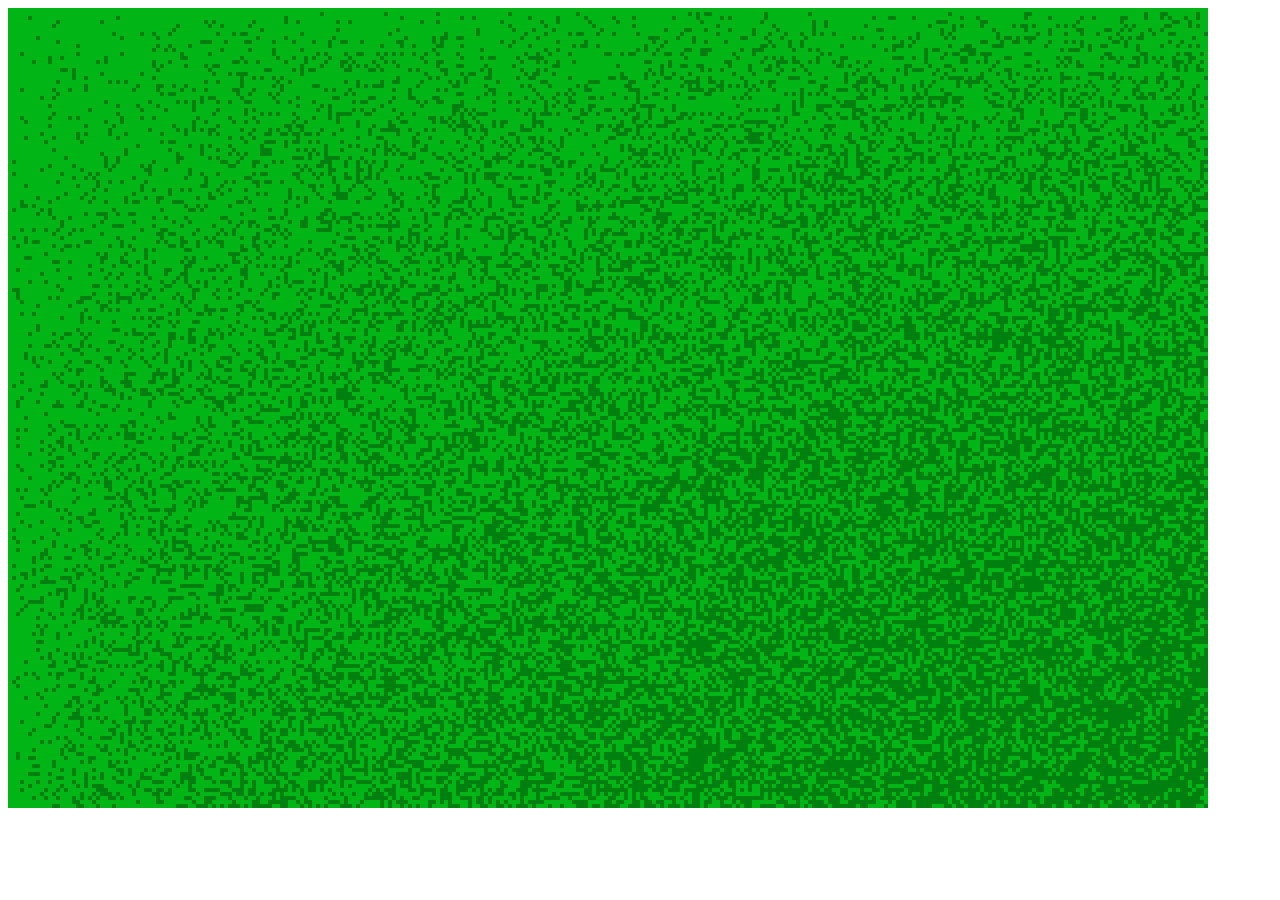
<file: fire.html>
<html>
<head>
	<style>
		#field {
			width: 100%;
			height: 100%;
		}

		.row {
			height: 4px;
			width:100%;
		}

		.cell {
			width: 4px;
			height: 4px;
			display: inline-block;
		}
	</style>
</head>
<body>
<div id="field"></div>
<script src="fire.js"></script>
</body>
<html>
</file>
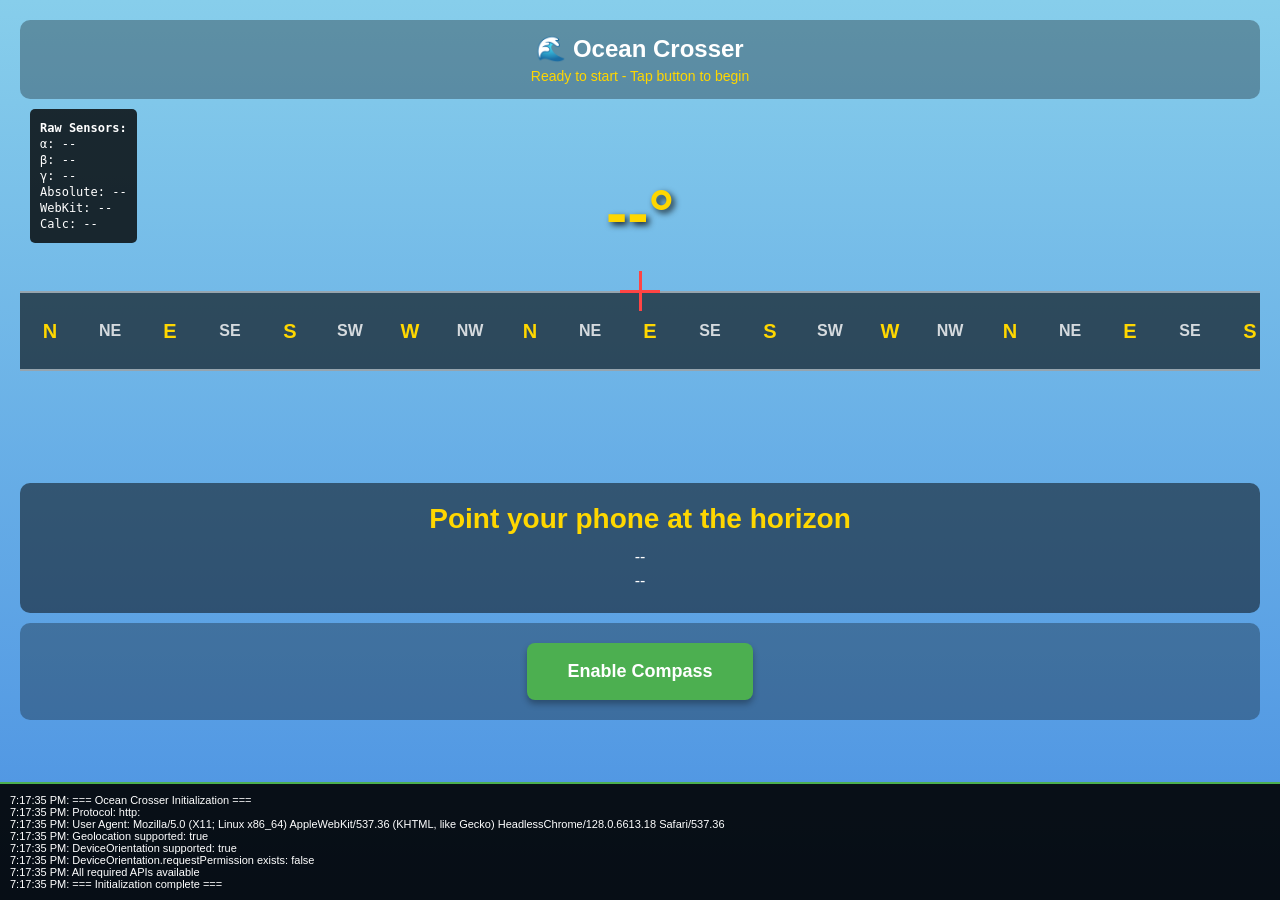
<file: ocean-crosser.html>
<!DOCTYPE html>
<html lang="en">
<head>
    <meta charset="UTF-8">
    <meta name="viewport" content="width=device-width, initial-scale=1.0, maximum-scale=1.0, user-scalable=no">
    <title>Ocean Crosser - What's Across the Water?</title>
    <style>
        * {
            margin: 0;
            padding: 0;
            box-sizing: border-box;
        }

        body {
            font-family: -apple-system, BlinkMacSystemFont, 'Segoe UI', Roboto, sans-serif;
            background: linear-gradient(to bottom, #87CEEB 0%, #4A90E2 100%);
            height: 100vh;
            overflow: hidden;
            color: white;
        }

        #container {
            height: 100vh;
            display: flex;
            flex-direction: column;
            justify-content: space-between;
            padding: 20px;
        }

        #header {
            text-align: center;
            background: rgba(0, 0, 0, 0.3);
            padding: 15px;
            border-radius: 10px;
        }

        #header h1 {
            font-size: 24px;
            margin-bottom: 5px;
        }

        #status {
            font-size: 14px;
            color: #FFD700;
        }

        #compass-container {
            flex: 1;
            display: flex;
            align-items: center;
            justify-content: center;
            position: relative;
            overflow: hidden;
        }

        /* Horizon view - like looking at the ocean */
        #compass {
            width: 100%;
            height: 100%;
            position: relative;
            display: flex;
            flex-direction: column;
            justify-content: center;
            align-items: center;
        }

        /* Compass strip that scrolls horizontally */
        #compass-strip {
            position: absolute;
            top: 50%;
            left: 0;
            right: 0;
            height: 80px;
            background: rgba(0, 0, 0, 0.6);
            border-top: 2px solid rgba(255, 255, 255, 0.5);
            border-bottom: 2px solid rgba(255, 255, 255, 0.5);
            display: flex;
            align-items: center;
            overflow: hidden;
        }

        #compass-tape {
            display: flex;
            position: absolute;
            height: 100%;
            transition: transform 0.1s ease-out;
            white-space: nowrap;
        }

        .compass-mark {
            display: inline-flex;
            flex-direction: column;
            align-items: center;
            justify-content: center;
            width: 60px;
            font-weight: bold;
            color: rgba(255, 255, 255, 0.8);
        }

        .compass-mark.major {
            font-size: 20px;
            color: #FFD700;
        }

        /* Center crosshair */
        #crosshair {
            position: absolute;
            top: 50%;
            left: 50%;
            transform: translate(-50%, -50%);
            width: 40px;
            height: 40px;
            pointer-events: none;
            z-index: 100;
        }

        #crosshair::before,
        #crosshair::after {
            content: '';
            position: absolute;
            background: #FF4444;
        }

        #crosshair::before {
            left: 50%;
            top: 0;
            width: 3px;
            height: 100%;
            margin-left: -1.5px;
        }

        #crosshair::after {
            top: 50%;
            left: 0;
            height: 3px;
            width: 100%;
            margin-top: -1.5px;
        }

        #heading-display {
            position: absolute;
            top: 20%;
            left: 50%;
            transform: translateX(-50%);
            font-size: 64px;
            font-weight: bold;
            text-shadow: 3px 3px 6px rgba(0, 0, 0, 0.8);
            z-index: 10;
            color: #FFD700;
        }

        #sensor-debug {
            position: absolute;
            top: 10px;
            left: 10px;
            background: rgba(0, 0, 0, 0.8);
            padding: 10px;
            border-radius: 5px;
            font-size: 12px;
            font-family: monospace;
            z-index: 150;
            max-width: 200px;
        }

        #sensor-debug div {
            margin: 2px 0;
        }

        #destination {
            background: rgba(0, 0, 0, 0.5);
            padding: 20px;
            border-radius: 10px;
            text-align: center;
        }

        #destination-name {
            font-size: 28px;
            font-weight: bold;
            margin-bottom: 10px;
            color: #FFD700;
        }

        #destination-details {
            font-size: 16px;
            line-height: 1.5;
        }

        #controls {
            background: rgba(0, 0, 0, 0.3);
            padding: 15px;
            border-radius: 10px;
            text-align: center;
            margin-top: 10px;
            margin-bottom: 160px;
            position: relative;
            z-index: 10;
        }

        button {
            background: #4CAF50;
            color: white;
            border: none;
            padding: 18px 40px;
            font-size: 18px;
            font-weight: bold;
            border-radius: 8px;
            cursor: pointer;
            margin: 5px;
            box-shadow: 0 4px 6px rgba(0, 0, 0, 0.3);
        }

        button:disabled {
            background: #cccccc;
            cursor: not-allowed;
        }

        .error {
            color: #FF6B6B;
        }

        #debug {
            position: fixed;
            bottom: 0;
            left: 0;
            right: 0;
            background: rgba(0, 0, 0, 0.9);
            padding: 10px;
            font-size: 11px;
            max-height: 150px;
            overflow-y: auto;
            z-index: 5;
            border-top: 2px solid #4CAF50;
        }
    </style>
</head>
<body>
    <div id="container">
        <div id="header">
            <h1>🌊 Ocean Crosser</h1>
            <div id="status">Initializing...</div>
        </div>

        <div id="compass-container">
            <div id="compass">
                <div id="sensor-debug" style="display: none;">
                    <div><strong>Raw Sensors:</strong></div>
                    <div id="sensor-alpha">α: --</div>
                    <div id="sensor-beta">β: --</div>
                    <div id="sensor-gamma">γ: --</div>
                    <div id="sensor-absolute">Absolute: --</div>
                    <div id="sensor-webkit">WebKit: --</div>
                    <div id="sensor-calculated">Calc: --</div>
                </div>
                <div id="heading-display">--°</div>
                <div id="crosshair"></div>
                <div id="compass-strip">
                    <div id="compass-tape"></div>
                </div>
            </div>
        </div>

        <div id="destination">
            <div id="destination-name">Point your phone at the horizon</div>
            <div id="destination-details">
                <div id="distance">--</div>
                <div id="location-info">--</div>
            </div>
        </div>

        <div id="controls">
            <button id="start-btn">Enable Compass</button>
        </div>
    </div>

    <div id="debug" style="display: none;"></div>

    <script>
        // Comprehensive dataset of major coastal cities and landmarks
        const COASTAL_DESTINATIONS = [
            // North America - East Coast
            { name: "New York City, USA", lat: 40.7128, lon: -74.0060, country: "USA" },
            { name: "Miami, USA", lat: 25.7617, lon: -80.1918, country: "USA" },
            { name: "Boston, USA", lat: 42.3601, lon: -71.0589, country: "USA" },
            { name: "Charleston, USA", lat: 32.7765, lon: -79.9311, country: "USA" },
            { name: "Halifax, Canada", lat: 44.6488, lon: -63.5752, country: "Canada" },

            // North America - West Coast
            { name: "Los Angeles, USA", lat: 34.0522, lon: -118.2437, country: "USA" },
            { name: "San Francisco, USA", lat: 37.7749, lon: -122.4194, country: "USA" },
            { name: "Seattle, USA", lat: 47.6062, lon: -122.3321, country: "USA" },
            { name: "Vancouver, Canada", lat: 49.2827, lon: -123.1207, country: "Canada" },
            { name: "San Diego, USA", lat: 32.7157, lon: -117.1611, country: "USA" },

            // Central/South America
            { name: "Cancún, Mexico", lat: 21.1619, lon: -86.8515, country: "Mexico" },
            { name: "Rio de Janeiro, Brazil", lat: -22.9068, lon: -43.1729, country: "Brazil" },
            { name: "Buenos Aires, Argentina", lat: -34.6037, lon: -58.3816, country: "Argentina" },
            { name: "Lima, Peru", lat: -12.0464, lon: -77.0428, country: "Peru" },
            { name: "Cartagena, Colombia", lat: 10.3910, lon: -75.4794, country: "Colombia" },
            { name: "Valparaíso, Chile", lat: -33.0472, lon: -71.6127, country: "Chile" },

            // Europe - West
            { name: "Lisbon, Portugal", lat: 38.7223, lon: -9.1393, country: "Portugal" },
            { name: "London, UK", lat: 51.5074, lon: -0.1278, country: "UK" },
            { name: "Dublin, Ireland", lat: 53.3498, lon: -6.2603, country: "Ireland" },
            { name: "Amsterdam, Netherlands", lat: 52.3676, lon: 4.9041, country: "Netherlands" },
            { name: "Barcelona, Spain", lat: 41.3851, lon: 2.1734, country: "Spain" },
            { name: "Marseille, France", lat: 43.2965, lon: 5.3698, country: "France" },
            { name: "Nice, France", lat: 43.7102, lon: 7.2620, country: "France" },
            { name: "Reykjavik, Iceland", lat: 64.1466, lon: -21.9426, country: "Iceland" },

            // Europe - Mediterranean
            { name: "Rome, Italy", lat: 41.9028, lon: 12.4964, country: "Italy" },
            { name: "Athens, Greece", lat: 37.9838, lon: 23.7275, country: "Greece" },
            { name: "Istanbul, Turkey", lat: 41.0082, lon: 28.9784, country: "Turkey" },
            { name: "Venice, Italy", lat: 45.4408, lon: 12.3155, country: "Italy" },

            // Africa
            { name: "Casablanca, Morocco", lat: 33.5731, lon: -7.5898, country: "Morocco" },
            { name: "Lagos, Nigeria", lat: 6.5244, lon: 3.3792, country: "Nigeria" },
            { name: "Cape Town, South Africa", lat: -33.9249, lon: 18.4241, country: "South Africa" },
            { name: "Alexandria, Egypt", lat: 31.2001, lon: 29.9187, country: "Egypt" },
            { name: "Dakar, Senegal", lat: 14.7167, lon: -17.4677, country: "Senegal" },
            { name: "Mombasa, Kenya", lat: -4.0435, lon: 39.6682, country: "Kenya" },

            // Middle East
            { name: "Dubai, UAE", lat: 25.2048, lon: 55.2708, country: "UAE" },
            { name: "Tel Aviv, Israel", lat: 32.0853, lon: 34.7818, country: "Israel" },
            { name: "Beirut, Lebanon", lat: 33.8938, lon: 35.5018, country: "Lebanon" },

            // Asia - East
            { name: "Tokyo, Japan", lat: 35.6762, lon: 139.6503, country: "Japan" },
            { name: "Shanghai, China", lat: 31.2304, lon: 121.4737, country: "China" },
            { name: "Hong Kong", lat: 22.3193, lon: 114.1694, country: "Hong Kong" },
            { name: "Seoul, South Korea", lat: 37.5665, lon: 126.9780, country: "South Korea" },
            { name: "Osaka, Japan", lat: 34.6937, lon: 135.5023, country: "Japan" },
            { name: "Manila, Philippines", lat: 14.5995, lon: 120.9842, country: "Philippines" },

            // Asia - Southeast
            { name: "Singapore", lat: 1.3521, lon: 103.8198, country: "Singapore" },
            { name: "Bangkok, Thailand", lat: 13.7563, lon: 100.5018, country: "Thailand" },
            { name: "Ho Chi Minh City, Vietnam", lat: 10.8231, lon: 106.6297, country: "Vietnam" },
            { name: "Jakarta, Indonesia", lat: -6.2088, lon: 106.8456, country: "Indonesia" },
            { name: "Bali, Indonesia", lat: -8.4095, lon: 115.1889, country: "Indonesia" },

            // Asia - South
            { name: "Mumbai, India", lat: 19.0760, lon: 72.8777, country: "India" },
            { name: "Chennai, India", lat: 13.0827, lon: 80.2707, country: "India" },
            { name: "Colombo, Sri Lanka", lat: 6.9271, lon: 79.8612, country: "Sri Lanka" },
            { name: "Karachi, Pakistan", lat: 24.8607, lon: 67.0011, country: "Pakistan" },

            // Oceania
            { name: "Sydney, Australia", lat: -33.8688, lon: 151.2093, country: "Australia" },
            { name: "Melbourne, Australia", lat: -37.8136, lon: 144.9631, country: "Australia" },
            { name: "Perth, Australia", lat: -31.9505, lon: 115.8605, country: "Australia" },
            { name: "Auckland, New Zealand", lat: -36.8485, lon: 174.7633, country: "New Zealand" },
            { name: "Wellington, New Zealand", lat: -41.2865, lon: 174.7762, country: "New Zealand" },

            // Pacific Islands
            { name: "Honolulu, Hawaii", lat: 21.3099, lon: -157.8581, country: "USA" },
            { name: "Papeete, Tahiti", lat: -17.5516, lon: -149.5585, country: "French Polynesia" },
            { name: "Fiji", lat: -17.7134, lon: 178.0650, country: "Fiji" },

            // Caribbean
            { name: "Havana, Cuba", lat: 23.1136, lon: -82.3666, country: "Cuba" },
            { name: "San Juan, Puerto Rico", lat: 18.4655, lon: -66.1057, country: "Puerto Rico" },
            { name: "Kingston, Jamaica", lat: 17.9714, lon: -76.7931, country: "Jamaica" },

            // Arctic/Northern
            { name: "Murmansk, Russia", lat: 68.9585, lon: 33.0827, country: "Russia" },
            { name: "Anchorage, Alaska", lat: 61.2181, lon: -149.9003, country: "USA" },

            // Antarctica
            { name: "Antarctica (Palmer Station)", lat: -64.7744, lon: -64.0489, country: "Antarctica" },
            { name: "Antarctica (McMurdo)", lat: -77.8463, lon: 166.6686, country: "Antarctica" }
        ];

        // State
        let userLocation = null;
        let currentHeading = 0;
        let smoothedHeading = 0;
        let isCompassActive = false;
        let debugMode = true; // Set to true to see debug info
        const SMOOTHING_FACTOR = 0.15; // Lower = smoother but slower response

        // DOM elements
        const statusEl = document.getElementById('status');
        const headingDisplayEl = document.getElementById('heading-display');
        const compassTapeEl = document.getElementById('compass-tape');
        const destinationNameEl = document.getElementById('destination-name');
        const distanceEl = document.getElementById('distance');
        const locationInfoEl = document.getElementById('location-info');
        const startBtn = document.getElementById('start-btn');
        const debugEl = document.getElementById('debug');
        const sensorDebugEl = document.getElementById('sensor-debug');
        const sensorAlphaEl = document.getElementById('sensor-alpha');
        const sensorBetaEl = document.getElementById('sensor-beta');
        const sensorGammaEl = document.getElementById('sensor-gamma');
        const sensorAbsoluteEl = document.getElementById('sensor-absolute');
        const sensorWebkitEl = document.getElementById('sensor-webkit');
        const sensorCalculatedEl = document.getElementById('sensor-calculated');

        if (debugMode) {
            debugEl.style.display = 'block';
            sensorDebugEl.style.display = 'block';
        }

        // Create compass tape with cardinal directions
        function createCompassTape() {
            const directions = [
                { deg: 0, label: 'N', major: true },
                { deg: 45, label: 'NE', major: false },
                { deg: 90, label: 'E', major: true },
                { deg: 135, label: 'SE', major: false },
                { deg: 180, label: 'S', major: true },
                { deg: 225, label: 'SW', major: false },
                { deg: 270, label: 'W', major: true },
                { deg: 315, label: 'NW', major: false }
            ];

            // Create tape 3 times to allow seamless wrapping
            for (let repeat = 0; repeat < 3; repeat++) {
                directions.forEach(dir => {
                    const mark = document.createElement('div');
                    mark.className = dir.major ? 'compass-mark major' : 'compass-mark';
                    mark.textContent = dir.label;
                    mark.dataset.degree = dir.deg;
                    compassTapeEl.appendChild(mark);
                });
            }
        }

        createCompassTape();

        // Utility functions
        function log(message) {
            console.log(message);
            if (debugMode) {
                debugEl.innerHTML += `${new Date().toLocaleTimeString()}: ${message}<br>`;
                debugEl.scrollTop = debugEl.scrollHeight;
            }
        }

        function toRadians(degrees) {
            return degrees * Math.PI / 180;
        }

        function toDegrees(radians) {
            return radians * 180 / Math.PI;
        }

        // Smooth heading changes to reduce jitter
        function smoothHeading(newHeading, oldHeading) {
            // Handle angle wrapping (359° to 1° transition)
            let diff = newHeading - oldHeading;
            if (diff > 180) diff -= 360;
            if (diff < -180) diff += 360;

            let smoothed = oldHeading + (diff * SMOOTHING_FACTOR);
            smoothed = (smoothed + 360) % 360; // Normalize to 0-360
            return smoothed;
        }

        // Calculate distance between two points using Haversine formula
        function calculateDistance(lat1, lon1, lat2, lon2) {
            const R = 6371; // Earth's radius in km
            const dLat = toRadians(lat2 - lat1);
            const dLon = toRadians(lon2 - lon1);
            const a = Math.sin(dLat / 2) * Math.sin(dLat / 2) +
                      Math.cos(toRadians(lat1)) * Math.cos(toRadians(lat2)) *
                      Math.sin(dLon / 2) * Math.sin(dLon / 2);
            const c = 2 * Math.atan2(Math.sqrt(a), Math.sqrt(1 - a));
            return R * c;
        }

        // Calculate initial bearing from point A to point B
        function calculateBearing(lat1, lon1, lat2, lon2) {
            const dLon = toRadians(lon2 - lon1);
            const y = Math.sin(dLon) * Math.cos(toRadians(lat2));
            const x = Math.cos(toRadians(lat1)) * Math.sin(toRadians(lat2)) -
                      Math.sin(toRadians(lat1)) * Math.cos(toRadians(lat2)) * Math.cos(dLon);
            let bearing = toDegrees(Math.atan2(y, x));
            return (bearing + 360) % 360; // Normalize to 0-360
        }

        // Find the closest destination in a given direction
        function findDestinationInDirection(userLat, userLon, heading) {
            let bestMatch = null;
            let smallestAngleDiff = 180;
            const toleranceAngle = 30; // degrees of tolerance

            COASTAL_DESTINATIONS.forEach(dest => {
                const bearing = calculateBearing(userLat, userLon, dest.lat, dest.lon);
                let angleDiff = Math.abs(bearing - heading);

                // Handle angle wrapping (e.g., 359° vs 1°)
                if (angleDiff > 180) {
                    angleDiff = 360 - angleDiff;
                }

                // Only consider destinations within tolerance and closer than current best
                if (angleDiff < toleranceAngle && angleDiff < smallestAngleDiff) {
                    smallestAngleDiff = angleDiff;
                    bestMatch = {
                        ...dest,
                        bearing: bearing,
                        distance: calculateDistance(userLat, userLon, dest.lat, dest.lon),
                        angleDiff: angleDiff
                    };
                }
            });

            return bestMatch;
        }

        // Format distance for display
        function formatDistance(km) {
            if (km < 1) {
                return `${Math.round(km * 1000)} meters`;
            } else if (km < 100) {
                return `${km.toFixed(1)} km`;
            } else {
                return `${Math.round(km)} km (${Math.round(km * 0.621371)} miles)`;
            }
        }

        // Get user's location
        function getUserLocation() {
            return new Promise((resolve, reject) => {
                if (!navigator.geolocation) {
                    reject(new Error('Geolocation not supported'));
                    return;
                }

                statusEl.textContent = 'Requesting location permission...';
                log('Requesting geolocation permission');

                navigator.geolocation.getCurrentPosition(
                    (position) => {
                        userLocation = {
                            lat: position.coords.latitude,
                            lon: position.coords.longitude
                        };
                        log(`Location granted: ${userLocation.lat.toFixed(4)}, ${userLocation.lon.toFixed(4)}`);
                        statusEl.textContent = 'Location acquired';
                        resolve(userLocation);
                    },
                    (error) => {
                        log(`Geolocation error: ${error.code} - ${error.message}`);
                        let errorMsg = 'Location access denied';
                        if (error.code === 1) {
                            errorMsg = 'Location permission denied by user';
                        } else if (error.code === 2) {
                            errorMsg = 'Location unavailable';
                        } else if (error.code === 3) {
                            errorMsg = 'Location request timed out';
                        }
                        statusEl.innerHTML = `<span class="error">${errorMsg}</span>`;
                        reject(error);
                    },
                    {
                        enableHighAccuracy: true,
                        timeout: 10000,
                        maximumAge: 0
                    }
                );
            });
        }

        // Calculate compass heading from device orientation for vertical phone position
        function calculateCompassHeading(alpha, beta, gamma) {
            // Convert to radians
            const alphaRad = toRadians(alpha);
            const betaRad = toRadians(beta);
            const gammaRad = toRadians(gamma);

            // Calculate compass heading accounting for device tilt
            // This works when phone is held vertically (portrait mode)
            const compassHeading = Math.atan2(
                -Math.sin(gammaRad) * Math.cos(betaRad),
                Math.cos(gammaRad) * Math.cos(betaRad) * Math.cos(alphaRad) +
                Math.sin(betaRad) * Math.sin(alphaRad)
            );

            // Convert to degrees and normalize to 0-360
            let heading = toDegrees(compassHeading);
            heading = (heading + 360) % 360;

            return heading;
        }

        // Handle device orientation
        let orientationEventCount = 0;
        function handleOrientation(event) {
            if (!isCompassActive || !userLocation) return;

            // Update sensor debug display
            if (sensorDebugEl) {
                sensorAlphaEl.textContent = `α: ${event.alpha !== null ? event.alpha.toFixed(1) : 'null'}°`;
                sensorBetaEl.textContent = `β: ${event.beta !== null ? event.beta.toFixed(1) : 'null'}°`;
                sensorGammaEl.textContent = `γ: ${event.gamma !== null ? event.gamma.toFixed(1) : 'null'}°`;
                sensorAbsoluteEl.textContent = `Absolute: ${event.absolute ? 'yes' : 'no'}`;
                sensorWebkitEl.textContent = `WebKit: ${event.webkitCompassHeading !== undefined ? event.webkitCompassHeading.toFixed(1) + '°' : 'n/a'}`;
            }

            // Log first event for debugging
            if (orientationEventCount === 0) {
                log(`First orientation event received - alpha: ${event.alpha}, beta: ${event.beta}, gamma: ${event.gamma}, webkitCompassHeading: ${event.webkitCompassHeading}`);
            }
            orientationEventCount++;

            // Get compass heading
            let heading = null;

            if (event.webkitCompassHeading !== undefined) {
                // iOS - webkitCompassHeading is already calibrated
                heading = event.webkitCompassHeading;
                if (orientationEventCount === 1) log('Using iOS webkitCompassHeading');
            } else if (event.alpha !== null && event.beta !== null && event.gamma !== null) {
                // Android - calculate heading from orientation data
                // Check if phone is roughly vertical (beta between 45 and 135 degrees)
                if (Math.abs(event.beta) > 45 && Math.abs(event.beta) < 135) {
                    // Phone is vertical - use proper calculation
                    heading = calculateCompassHeading(event.alpha, event.beta, event.gamma);
                    if (orientationEventCount === 1) log('Using calculated heading for vertical orientation');
                } else {
                    // Phone is flat - use simple alpha
                    heading = 360 - event.alpha;
                    if (orientationEventCount === 1) log('Using simple alpha for flat orientation');
                }
            }

            if (heading !== null) {
                currentHeading = heading;
                if (sensorDebugEl) {
                    sensorCalculatedEl.textContent = `Calc: ${heading.toFixed(1)}°`;
                }
                // Apply smoothing to reduce jitter
                smoothedHeading = orientationEventCount === 1 ? heading : smoothHeading(heading, smoothedHeading);
                updateDisplay(Math.round(smoothedHeading));
            } else {
                if (orientationEventCount === 1) log('Warning: No valid heading data available');
            }
        }

        // Handle device orientation for Android (alternative method)
        let absoluteEventCount = 0;
        function handleOrientationAbsolute(event) {
            if (!isCompassActive || !userLocation) return;

            if (absoluteEventCount === 0) {
                log(`First absolute orientation event - absolute: ${event.absolute}, alpha: ${event.alpha}, beta: ${event.beta}, gamma: ${event.gamma}`);
            }
            absoluteEventCount++;

            if (event.absolute && event.alpha !== null && event.beta !== null && event.gamma !== null) {
                let heading = null;

                // Check if phone is roughly vertical (beta between 45 and 135 degrees)
                if (Math.abs(event.beta) > 45 && Math.abs(event.beta) < 135) {
                    // Phone is vertical - use proper calculation
                    heading = calculateCompassHeading(event.alpha, event.beta, event.gamma);
                    if (absoluteEventCount === 1) log('Using calculated heading for vertical orientation (absolute)');
                } else {
                    // Phone is flat - use simple alpha
                    heading = 360 - event.alpha;
                    if (absoluteEventCount === 1) log('Using simple alpha for flat orientation (absolute)');
                }

                currentHeading = heading;
                // Apply smoothing to reduce jitter
                smoothedHeading = absoluteEventCount === 1 ? heading : smoothHeading(heading, smoothedHeading);
                updateDisplay(Math.round(smoothedHeading));
            }
        }

        // Update display with current heading
        function updateDisplay(heading) {
            // Update heading display
            headingDisplayEl.textContent = `${heading}°`;

            // Move compass tape (negative because we want the tape to move opposite of heading)
            // 60px per direction mark, 8 marks = 480px for 360°
            // Middle repeat starts at -480px (8 marks * 60px)
            const pixelsPerDegree = 480 / 360; // 1.333px per degree
            const offset = -heading * pixelsPerDegree - 480; // -480 to start at middle repeat
            compassTapeEl.style.transform = `translateX(${offset}px)`;

            // Find destination in this direction
            const destination = findDestinationInDirection(
                userLocation.lat,
                userLocation.lon,
                heading
            );

            if (destination) {
                destinationNameEl.textContent = destination.name;
                distanceEl.textContent = `${formatDistance(destination.distance)} away`;
                locationInfoEl.textContent = `Bearing: ${Math.round(destination.bearing)}° | Match accuracy: ${Math.round((30 - destination.angleDiff) / 30 * 100)}%`;
                statusEl.textContent = 'Tracking...';
            } else {
                destinationNameEl.textContent = 'Open Ocean';
                distanceEl.textContent = 'No major landmass in this direction';
                locationInfoEl.textContent = 'Try pointing in a different direction';
                statusEl.textContent = 'No destination found';
            }
        }

        // Request device orientation permission (iOS 13+)
        async function requestOrientationPermission() {
            if (typeof DeviceOrientationEvent !== 'undefined' &&
                typeof DeviceOrientationEvent.requestPermission === 'function') {
                try {
                    log('iOS detected - requesting DeviceOrientation permission');
                    statusEl.textContent = 'Requesting compass permission...';
                    const permission = await DeviceOrientationEvent.requestPermission();
                    log(`Permission response: ${permission}`);
                    if (permission === 'granted') {
                        log('Compass permission granted');
                        return true;
                    } else {
                        log('Compass permission denied');
                        statusEl.innerHTML = '<span class="error">Compass permission denied</span>';
                        return false;
                    }
                } catch (error) {
                    log(`Permission error: ${error.toString()}`);
                    statusEl.innerHTML = `<span class="error">Permission error: ${error.message}</span>`;
                    return false;
                }
            }
            log('Android/Desktop - no permission request needed');
            return true; // No permission needed (Android, older iOS)
        }

        // Start compass
        async function startCompass() {
            try {
                startBtn.disabled = true;
                startBtn.textContent = 'Starting...';
                log('=== Starting compass initialization ===');

                // Check for HTTPS (required for sensors on most browsers)
                if (location.protocol !== 'https:' && location.hostname !== 'localhost' && location.hostname !== '127.0.0.1') {
                    log(`WARNING: Running on ${location.protocol} - Many browsers require HTTPS for sensor access`);
                    statusEl.innerHTML = '<span class="error">HTTPS required for sensors</span>';
                }

                // Get location first
                log('Step 1: Requesting location');
                await getUserLocation();
                log('Step 1: Complete');

                // Request orientation permission if needed
                log('Step 2: Requesting orientation permission');
                const permissionGranted = await requestOrientationPermission();
                if (!permissionGranted) {
                    startBtn.disabled = false;
                    startBtn.textContent = 'Enable Compass';
                    log('Permission denied - stopping');
                    return;
                }
                log('Step 2: Complete');

                // Add orientation listeners
                log('Step 3: Adding event listeners');
                window.addEventListener('deviceorientation', handleOrientation, true);
                window.addEventListener('deviceorientationabsolute', handleOrientationAbsolute, true);
                log('Event listeners added');

                isCompassActive = true;
                statusEl.innerHTML = 'Compass active - <span style="color: #FFD700;">Wave phone in figure-8 to calibrate</span>';
                startBtn.textContent = 'Compass Active';

                log('=== Compass started successfully - waiting for orientation events ===');

                // Show calibration reminder after 2 seconds
                setTimeout(() => {
                    if (isCompassActive) {
                        log('TIP: Wave your phone in a figure-8 pattern to calibrate the magnetometer');
                    }
                }, 2000);

                // Set a timeout to check if we're receiving events
                setTimeout(() => {
                    if (orientationEventCount === 0 && absoluteEventCount === 0) {
                        log('WARNING: No orientation events received after 3 seconds');
                        statusEl.innerHTML = '<span class="error">No sensor data - try moving your device</span>';
                    }
                }, 3000);

            } catch (error) {
                log(`Error starting compass: ${error.toString()}`);
                statusEl.innerHTML = `<span class="error">Error: ${error.message}</span>`;
                startBtn.disabled = false;
                startBtn.textContent = 'Enable Compass';
            }
        }

        // Initialize
        startBtn.addEventListener('click', startCompass);

        // Check environment and log details
        log('=== Ocean Crosser Initialization ===');
        log(`Protocol: ${location.protocol}`);
        log(`User Agent: ${navigator.userAgent}`);
        log(`Geolocation supported: ${!!navigator.geolocation}`);
        log(`DeviceOrientation supported: ${!!window.DeviceOrientationEvent}`);
        log(`DeviceOrientation.requestPermission exists: ${!!(window.DeviceOrientationEvent && typeof DeviceOrientationEvent.requestPermission === 'function')}`);

        // Check for required APIs
        if (!navigator.geolocation) {
            log('ERROR: Geolocation not supported');
            statusEl.innerHTML = '<span class="error">Geolocation not supported</span>';
            startBtn.disabled = true;
        } else if (!window.DeviceOrientationEvent) {
            log('ERROR: Device orientation not supported');
            statusEl.innerHTML = '<span class="error">Device orientation not supported - Use a mobile device</span>';
            startBtn.disabled = true;
        } else {
            log('All required APIs available');
            statusEl.textContent = 'Ready to start - Tap button to begin';
        }

        // Add helpful hints
        if (location.protocol === 'file:') {
            log('WARNING: Running from file:// - This may not work. Use a web server.');
            statusEl.innerHTML = '<span class="error">Must be served via HTTP/HTTPS</span>';
        }

        log('=== Initialization complete ===');
    </script>
</body>
</html>
</file>
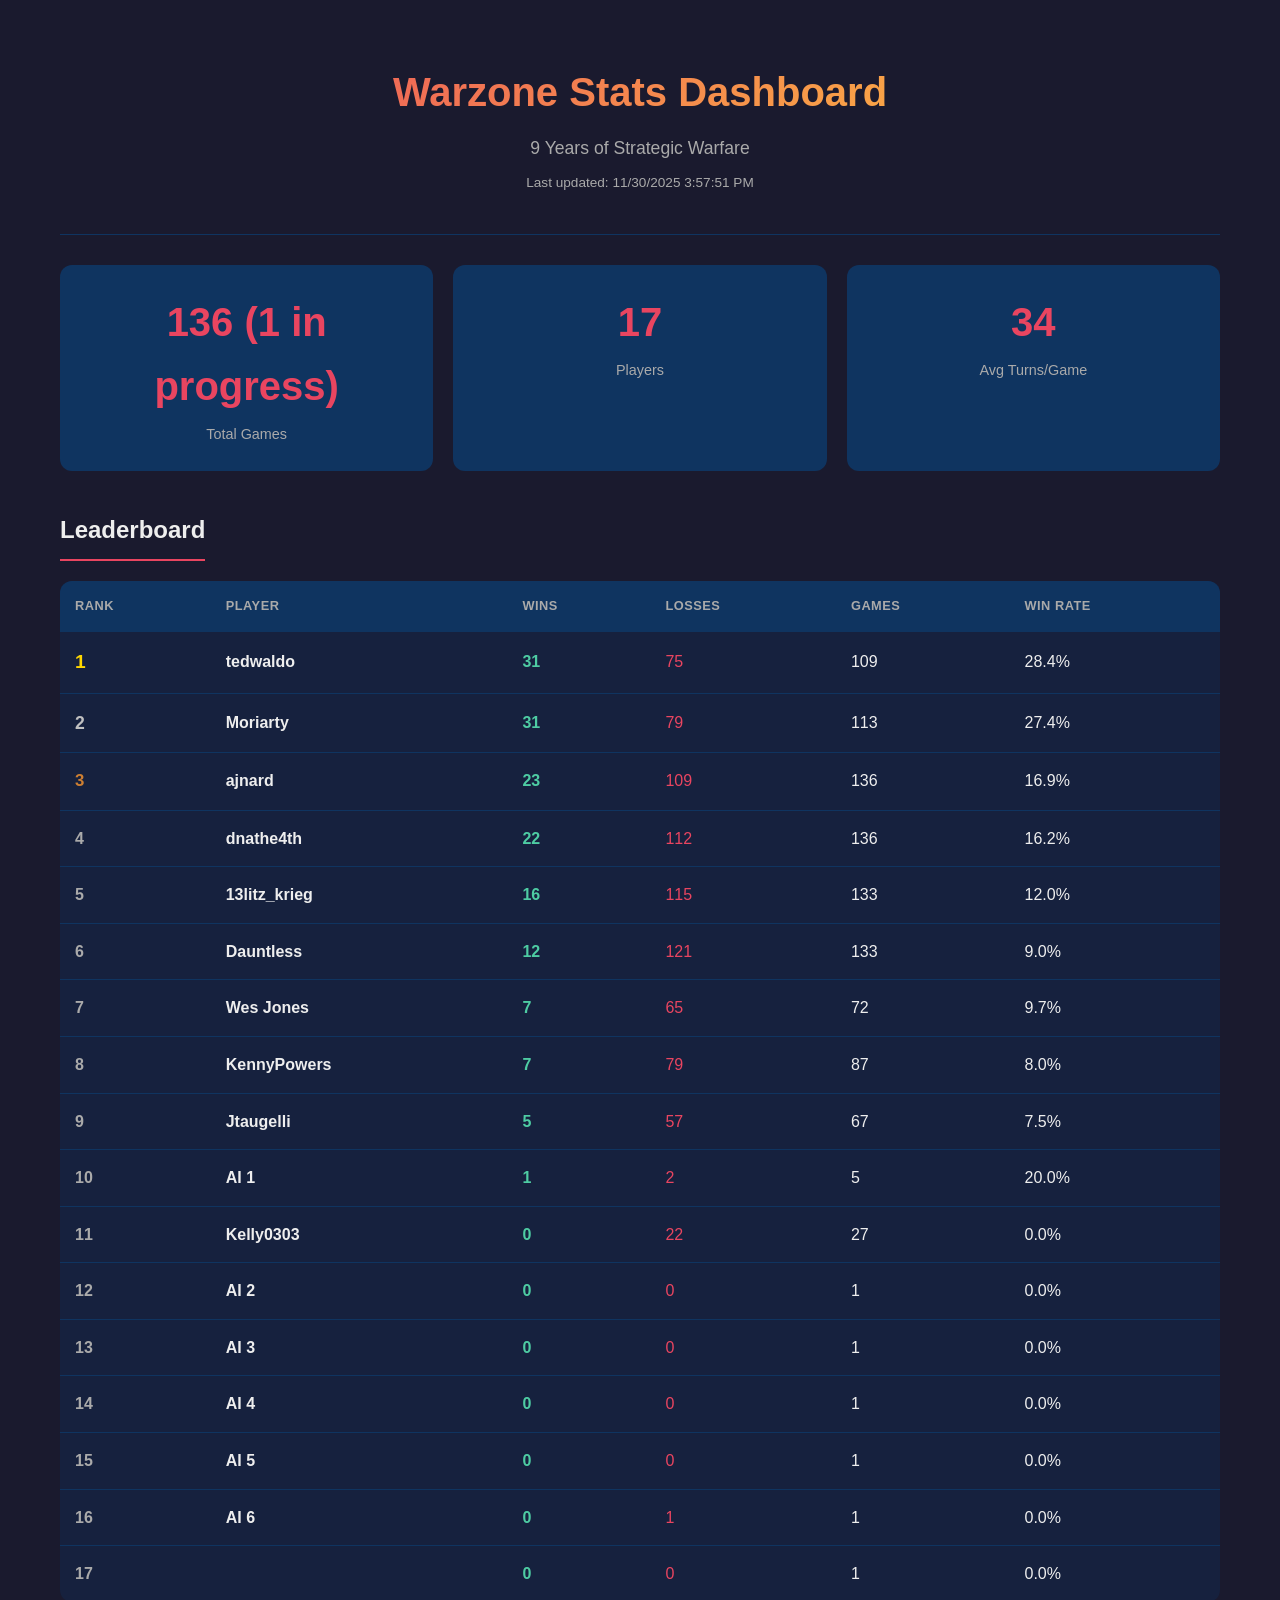
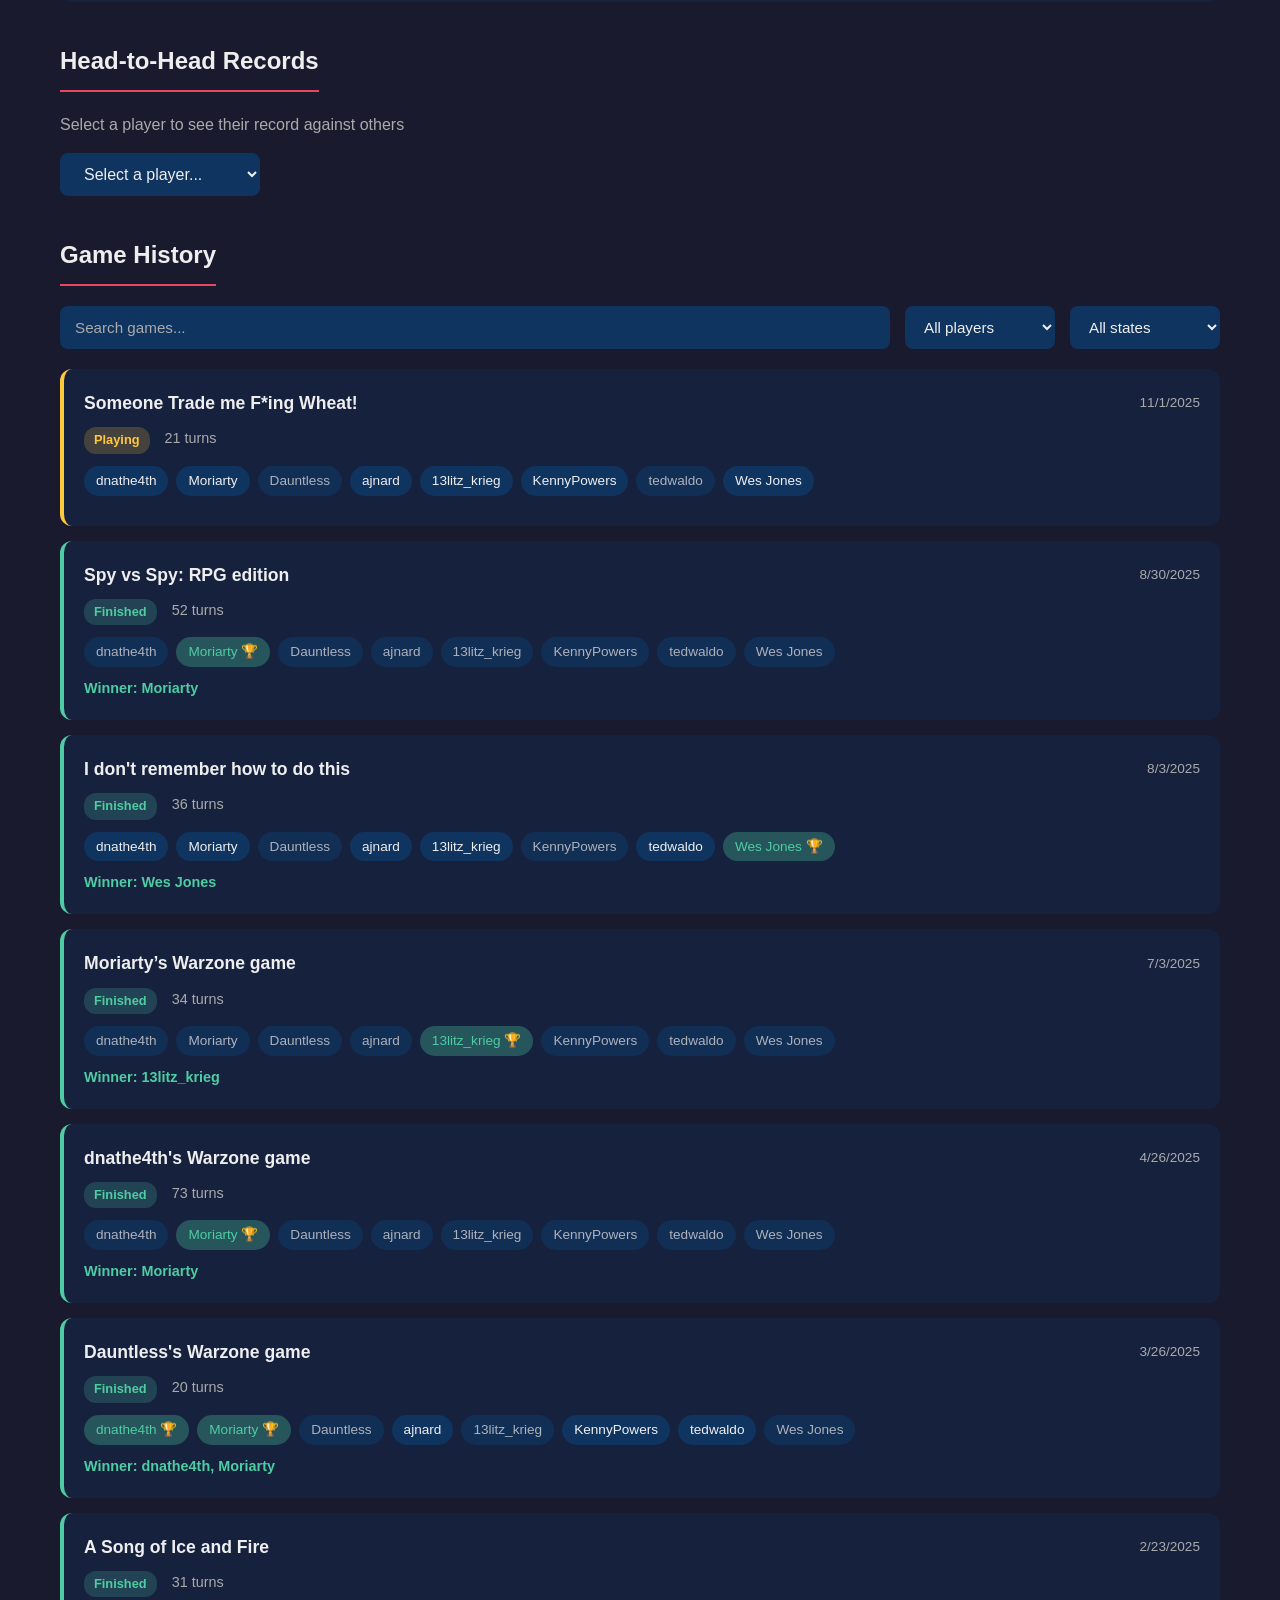
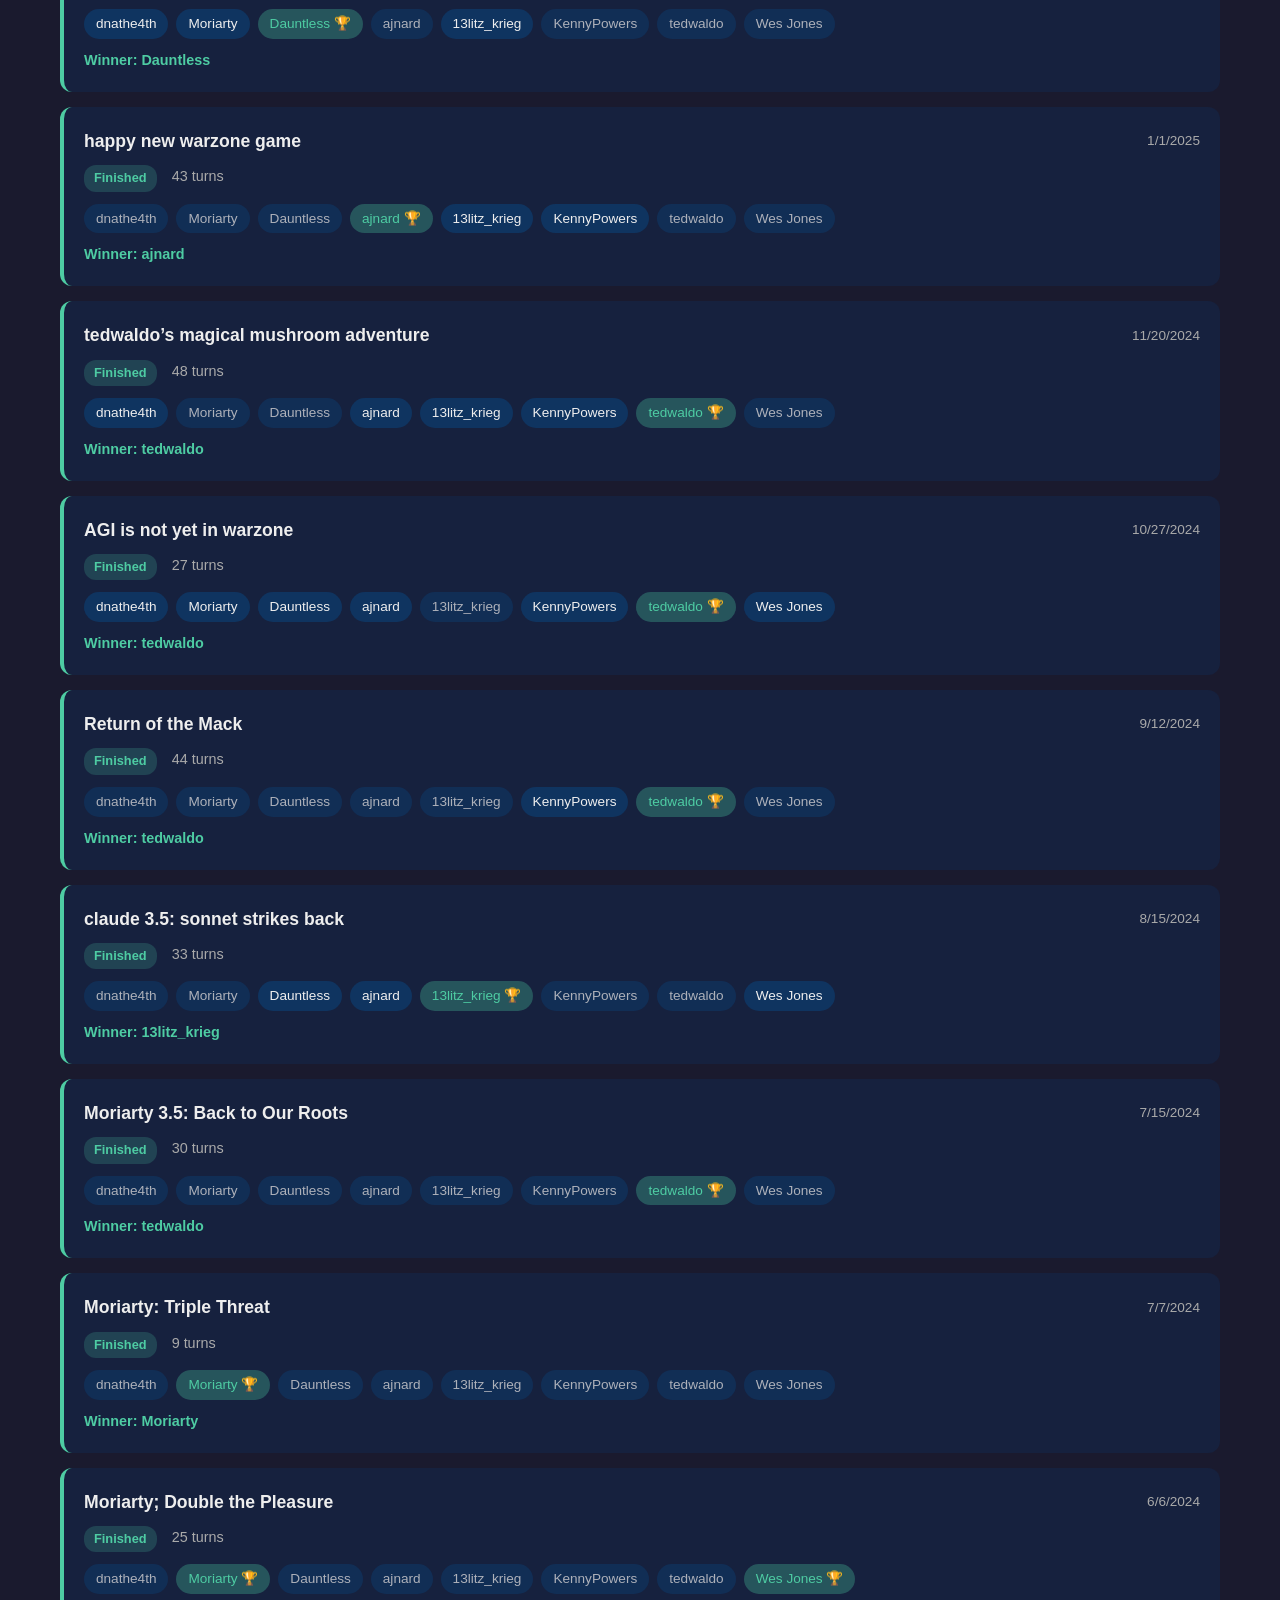
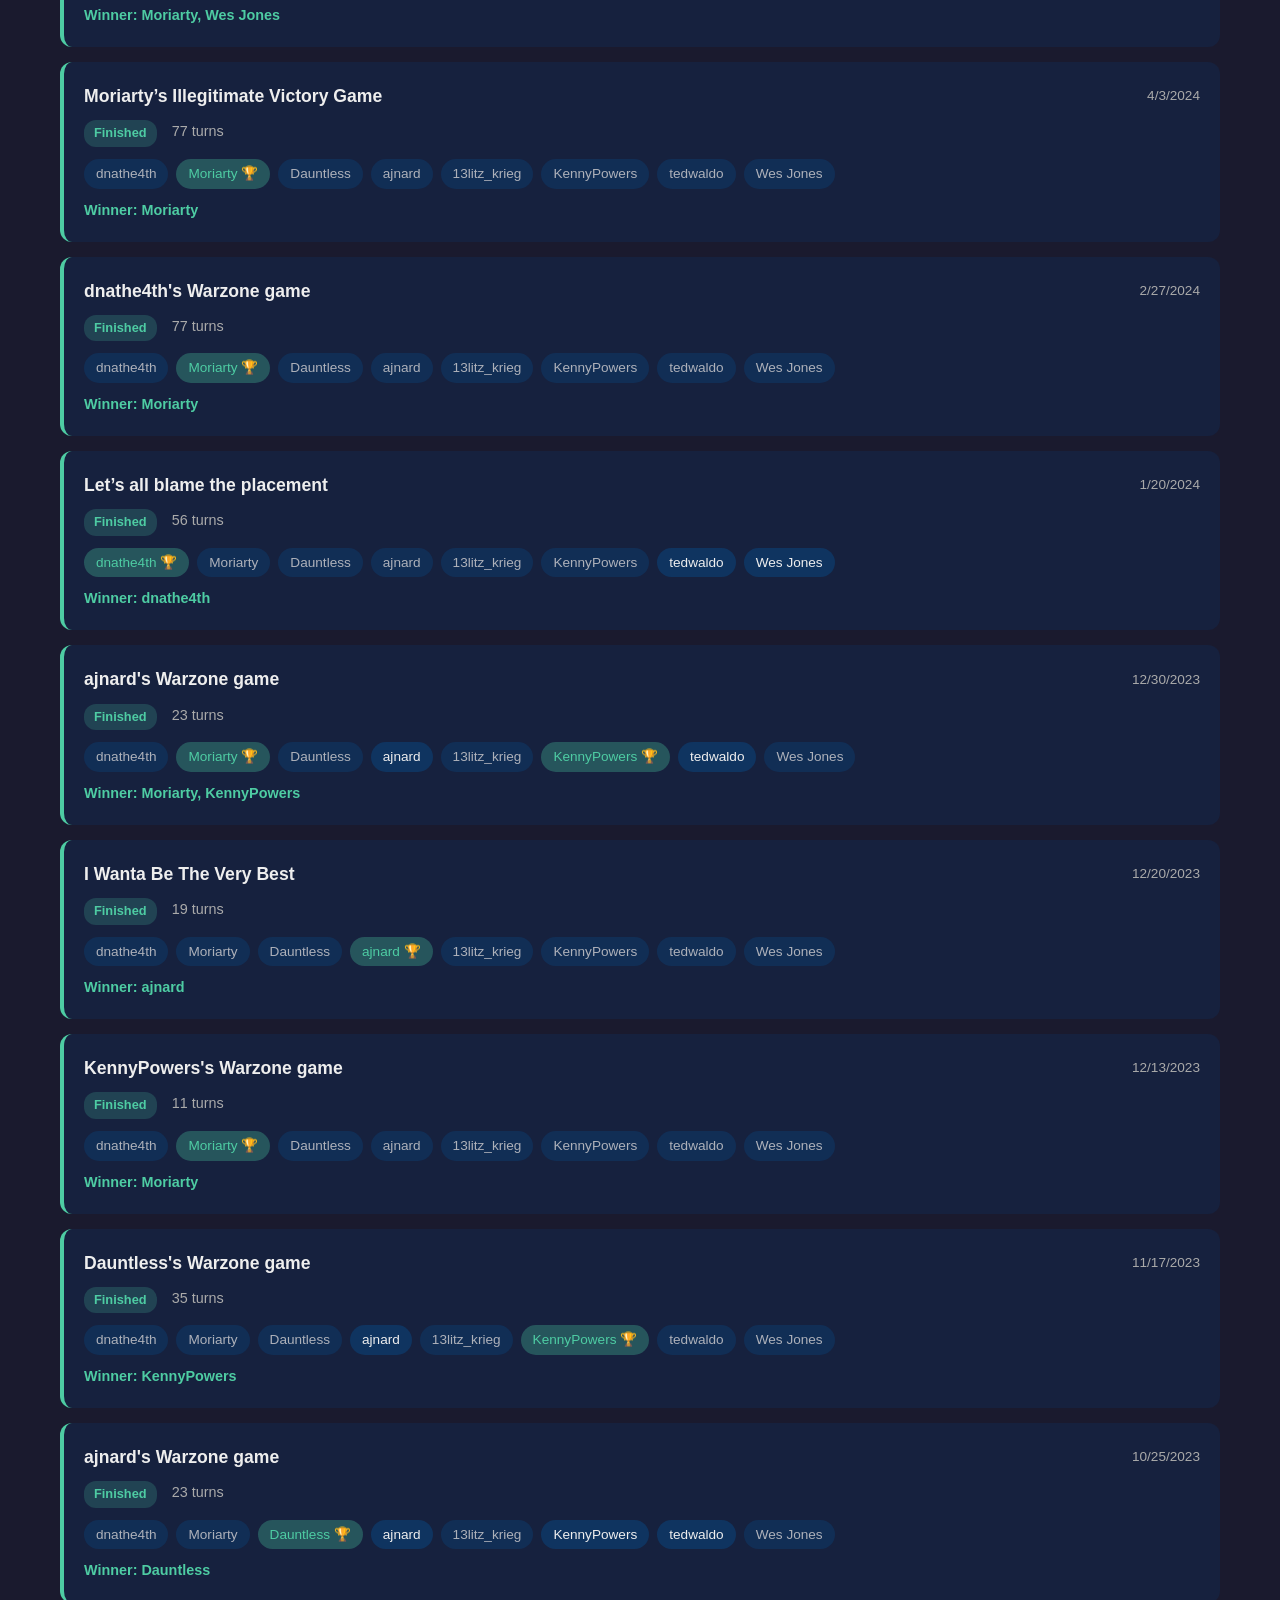
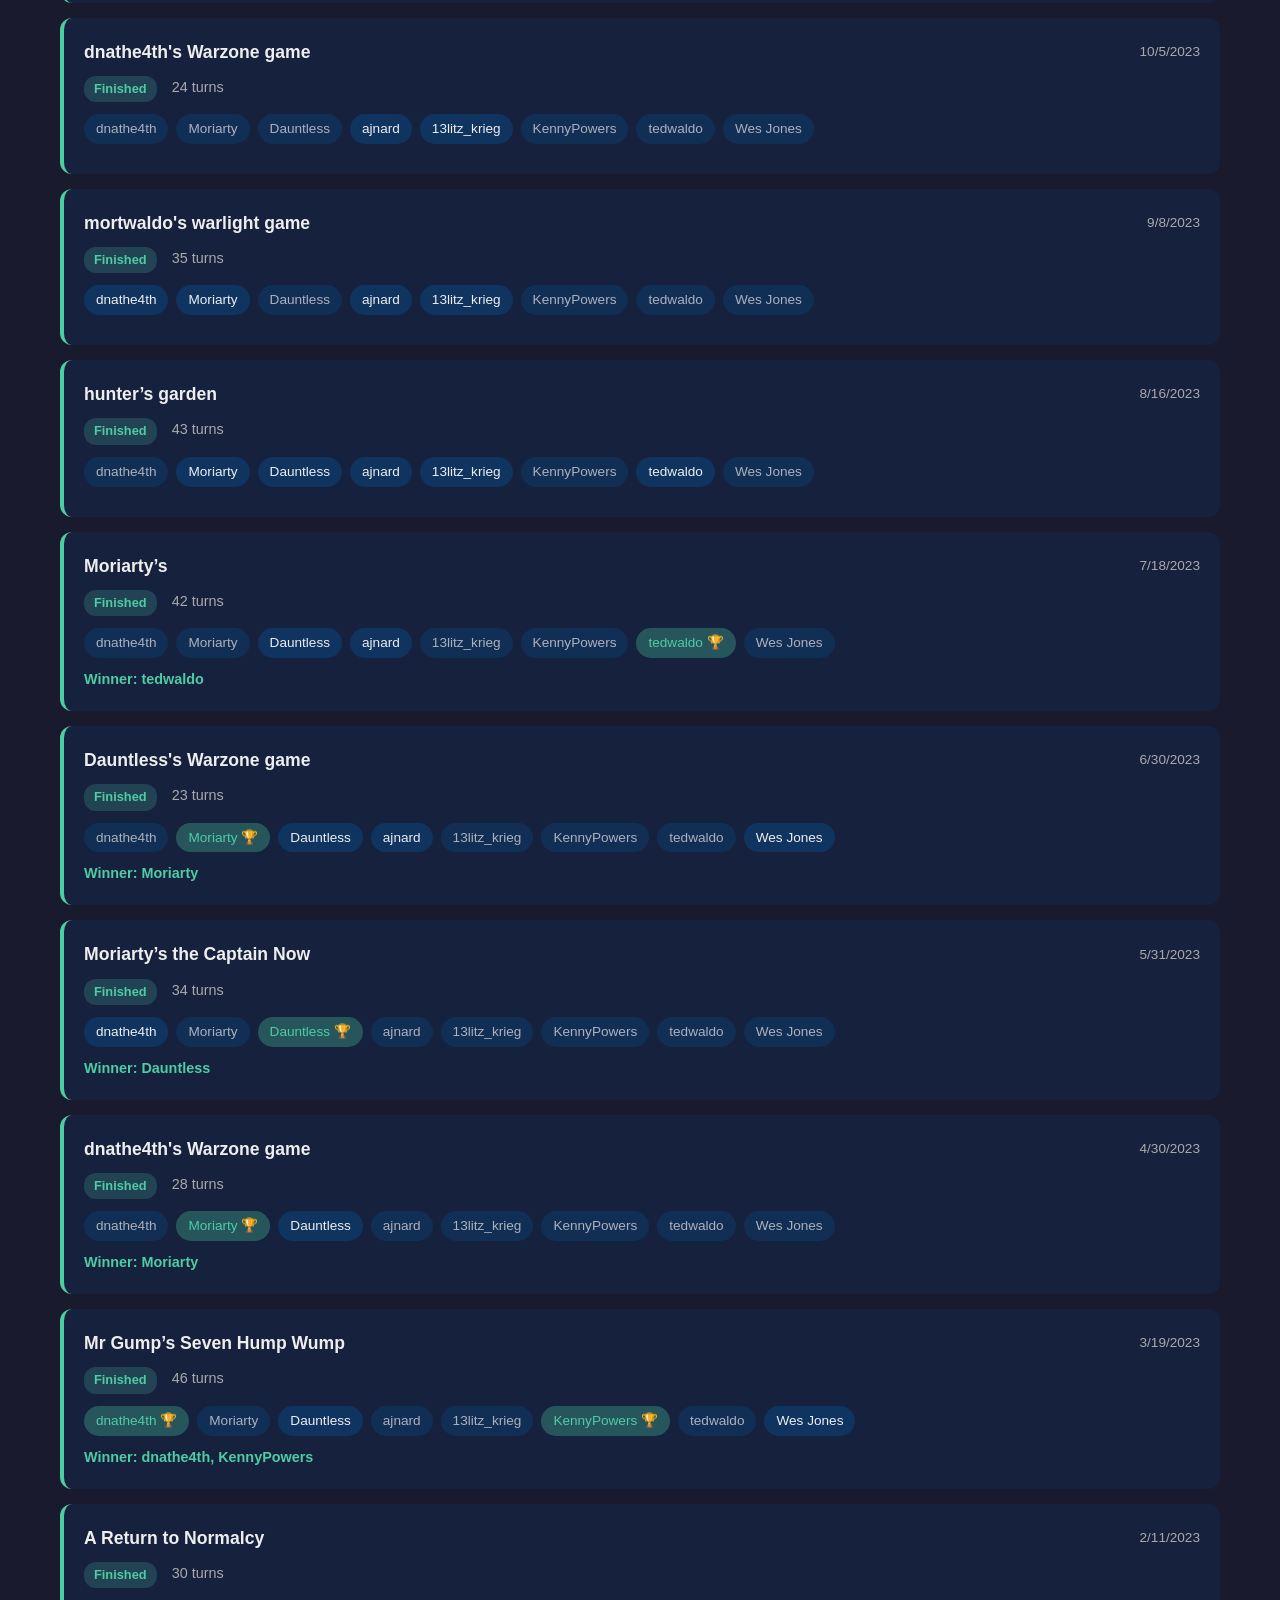
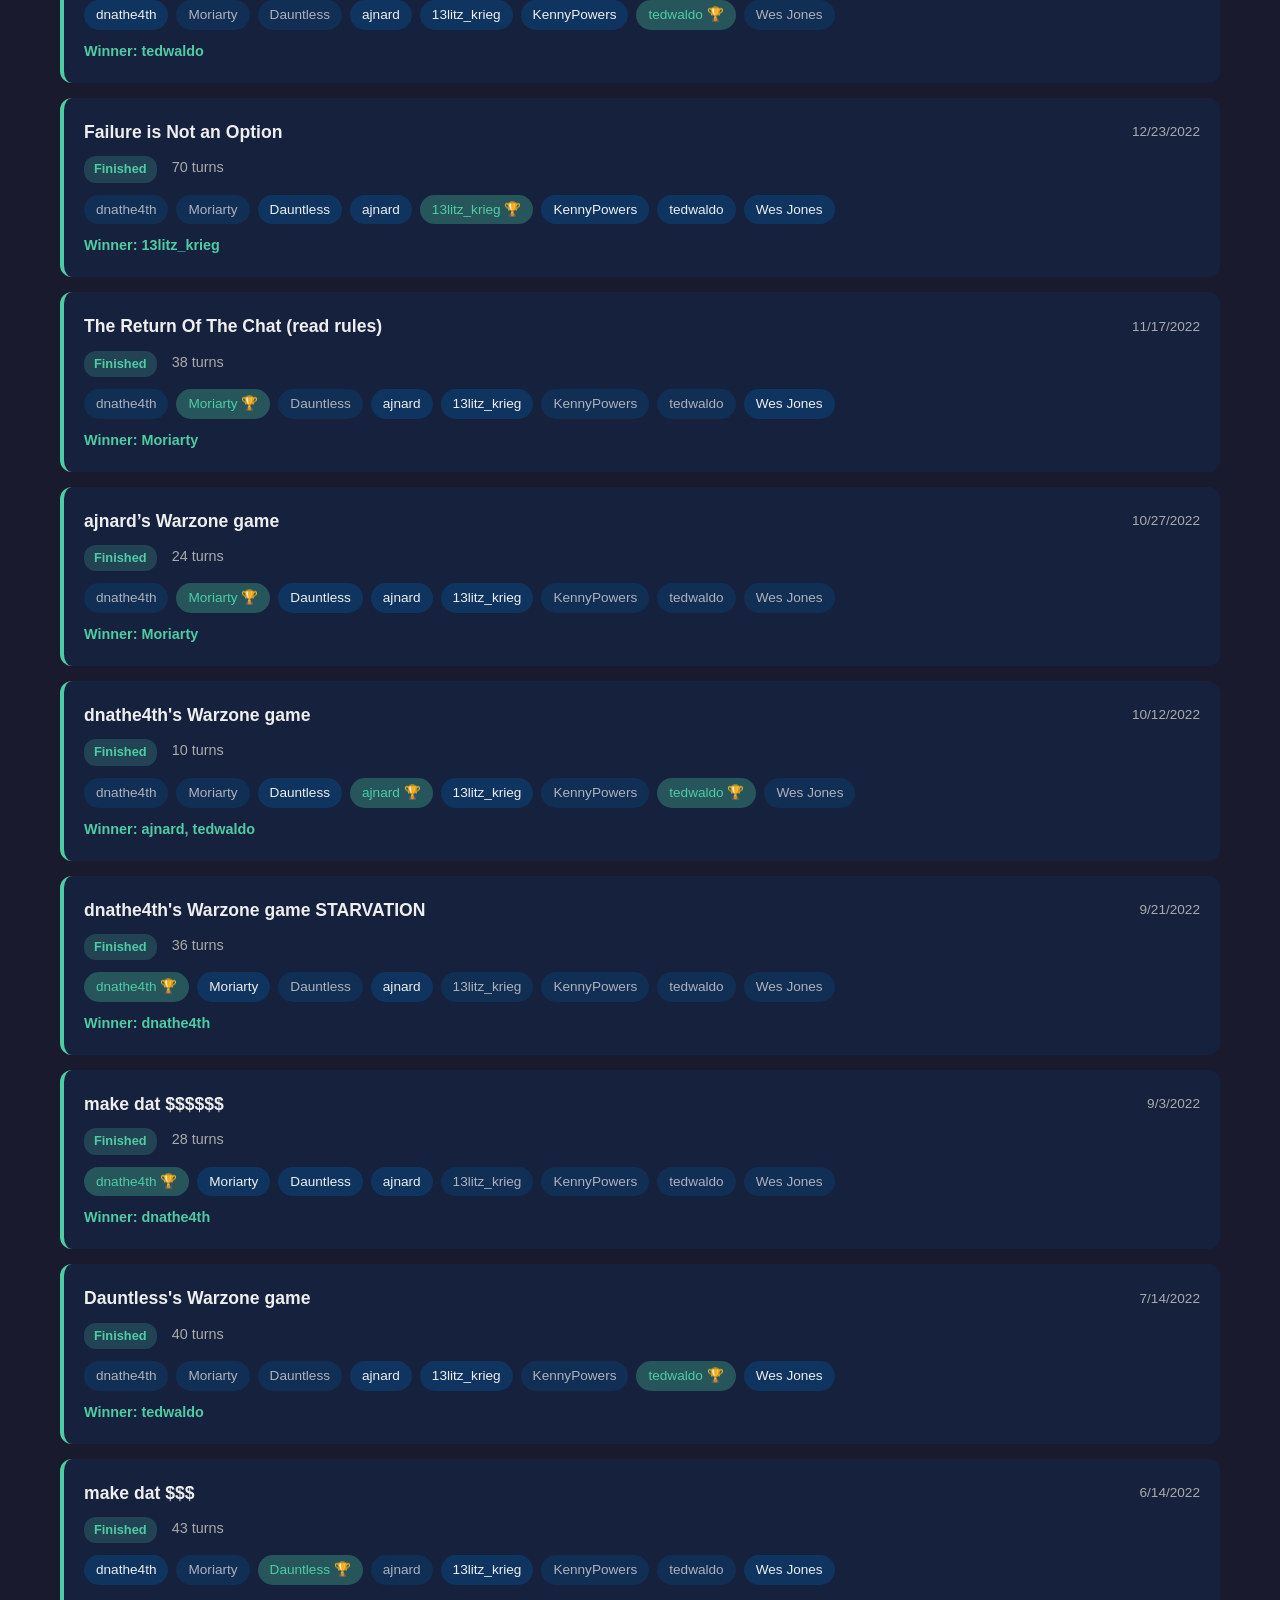
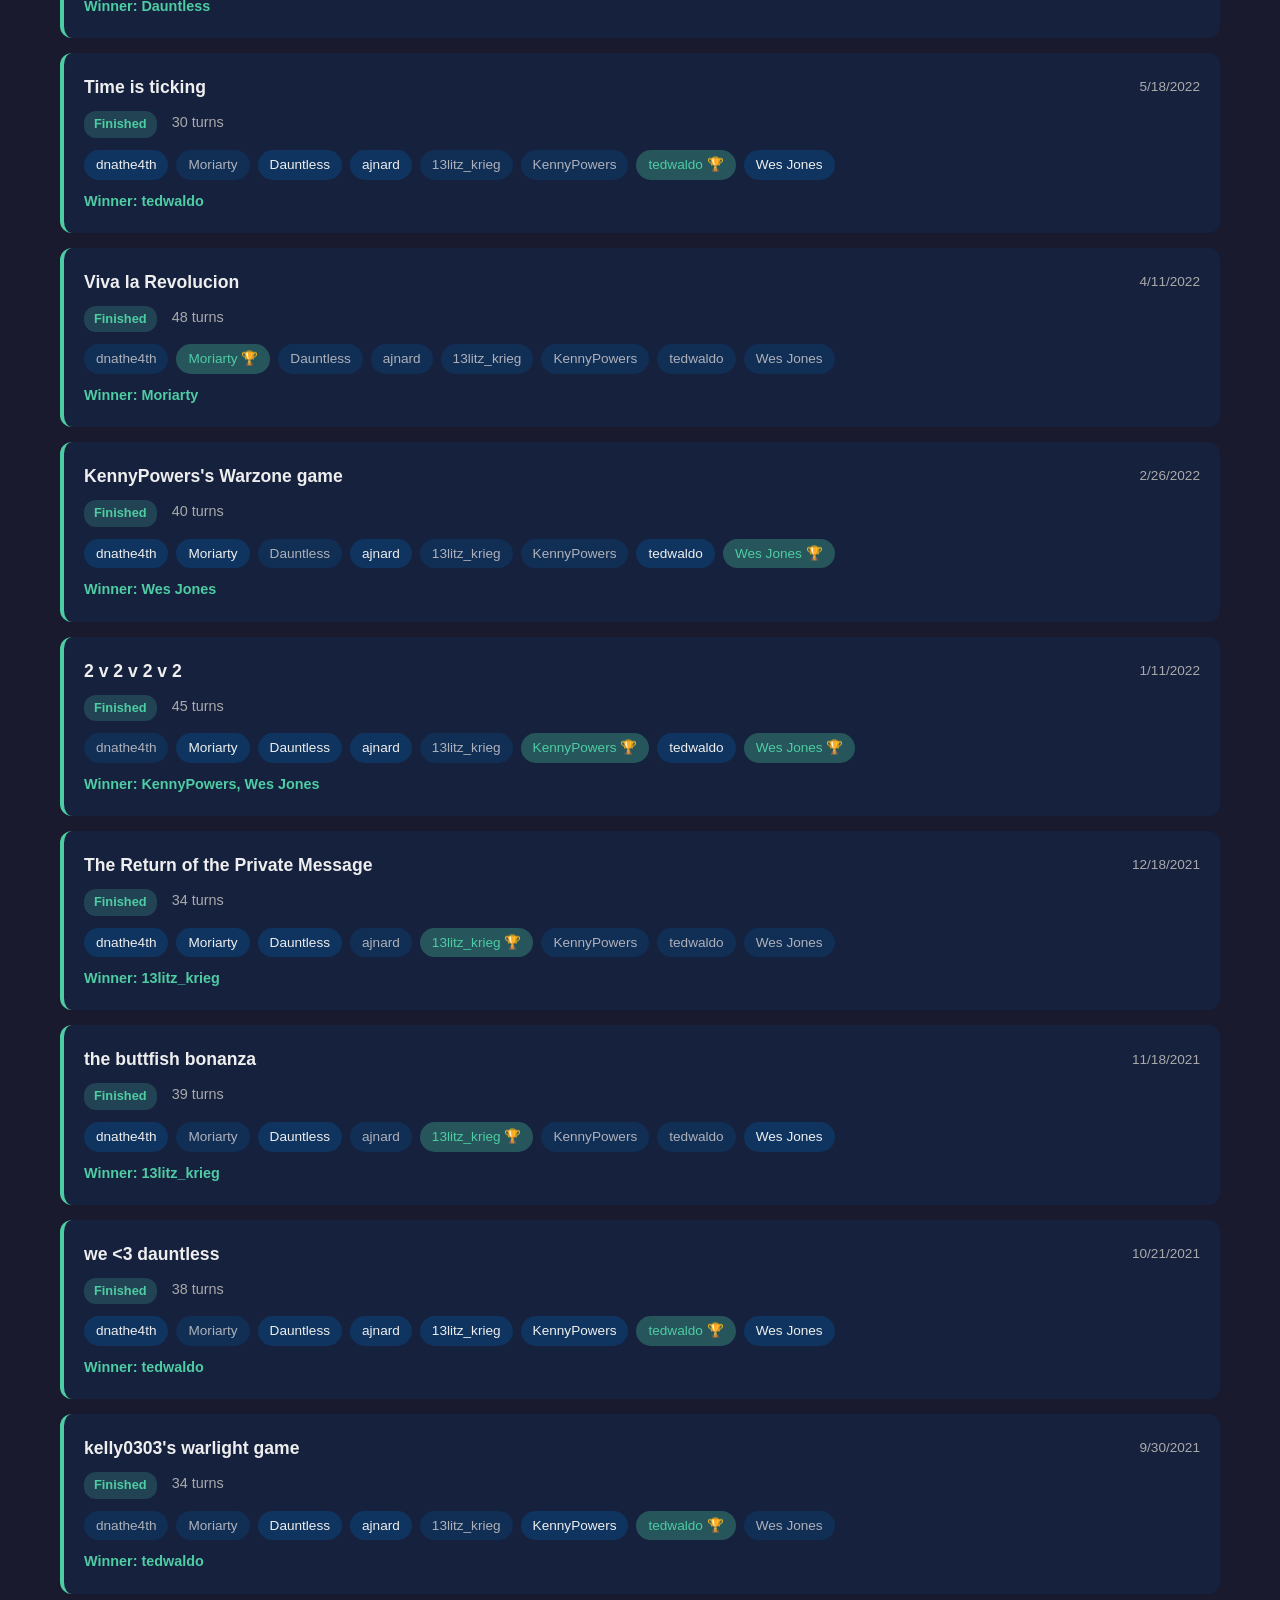
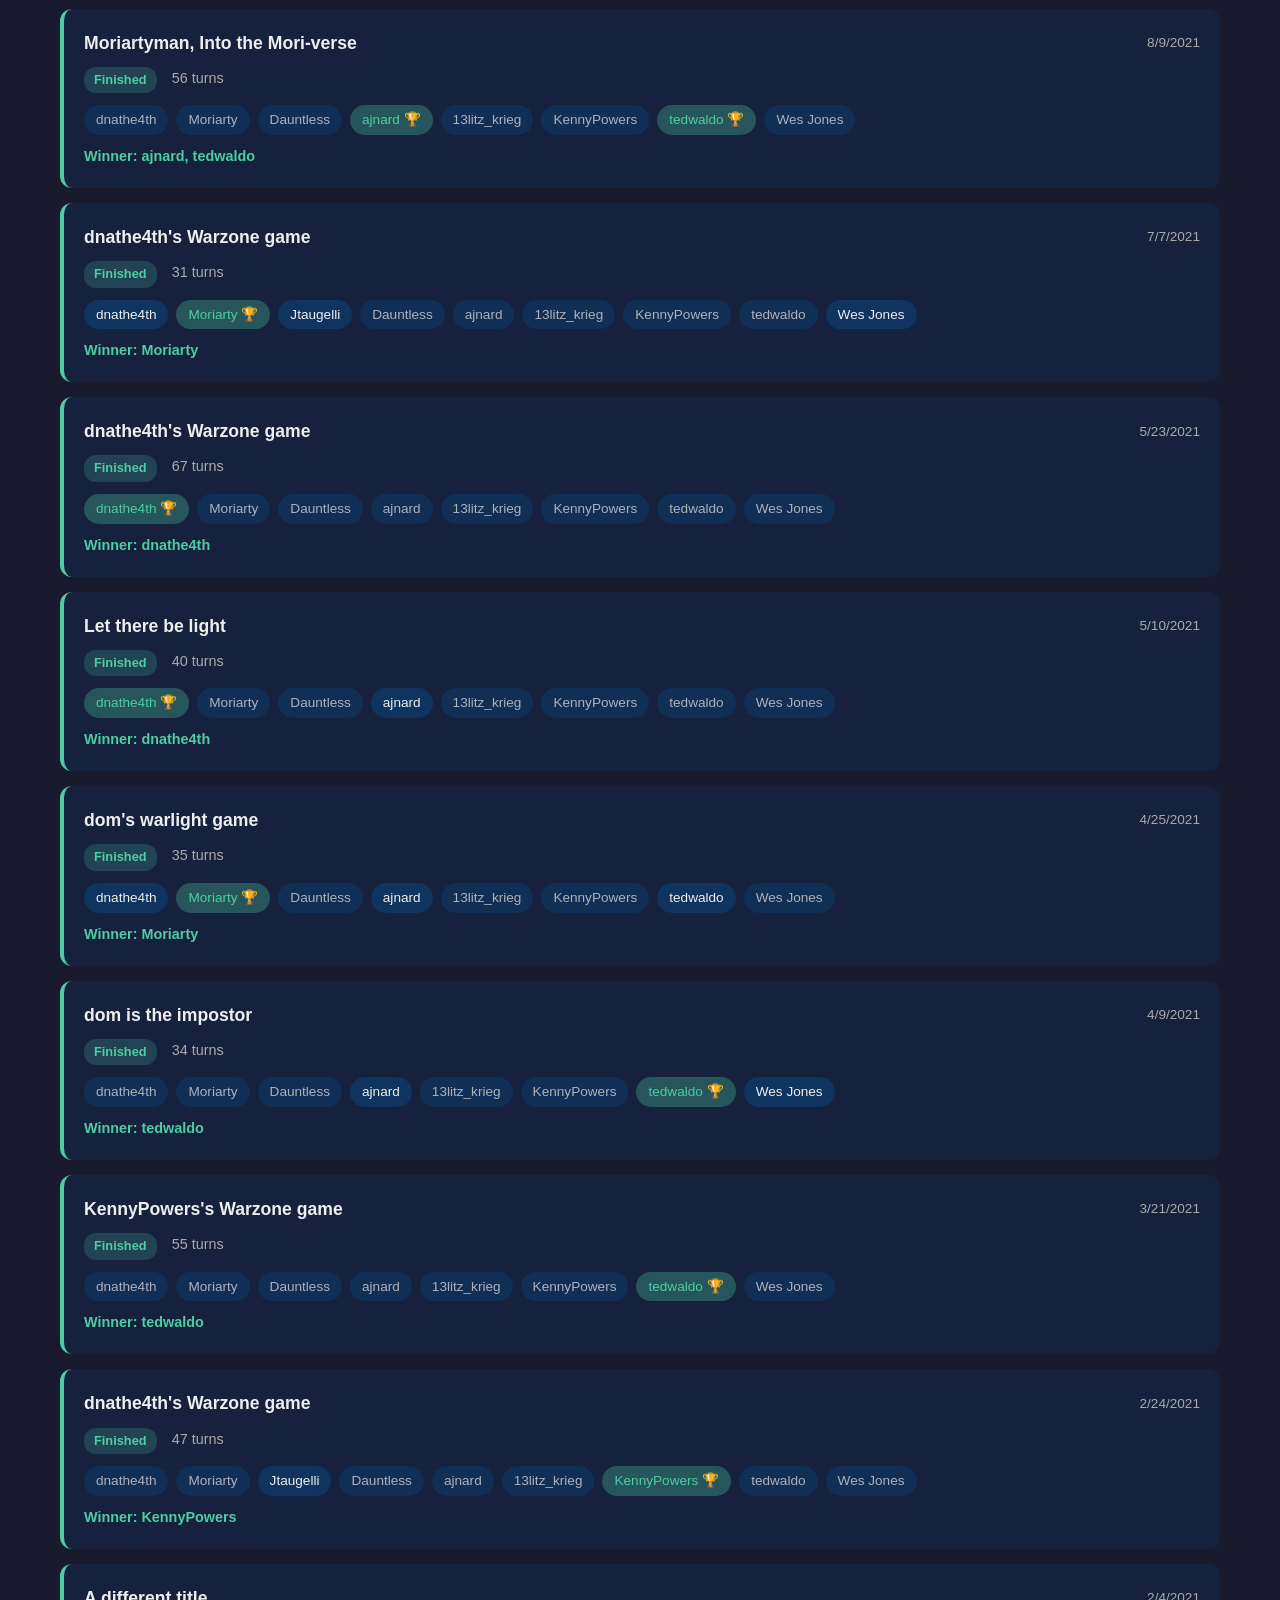
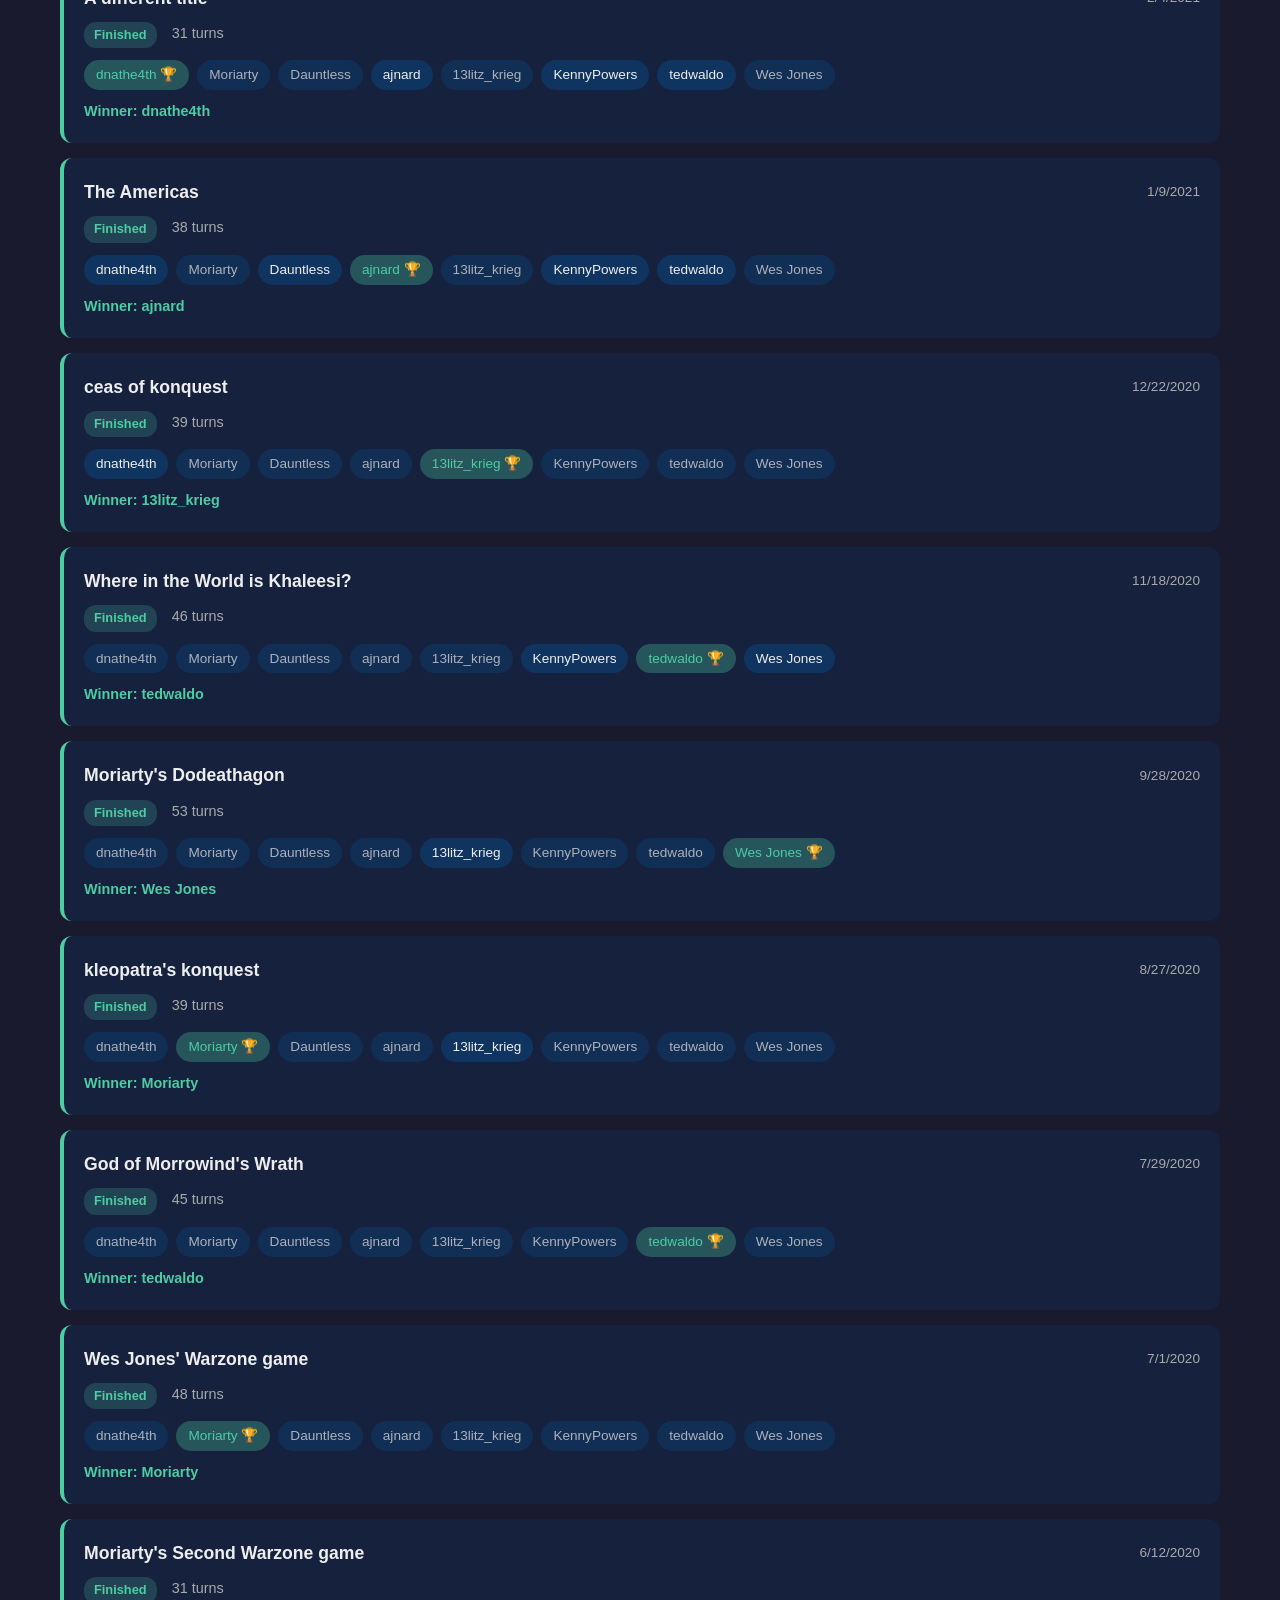
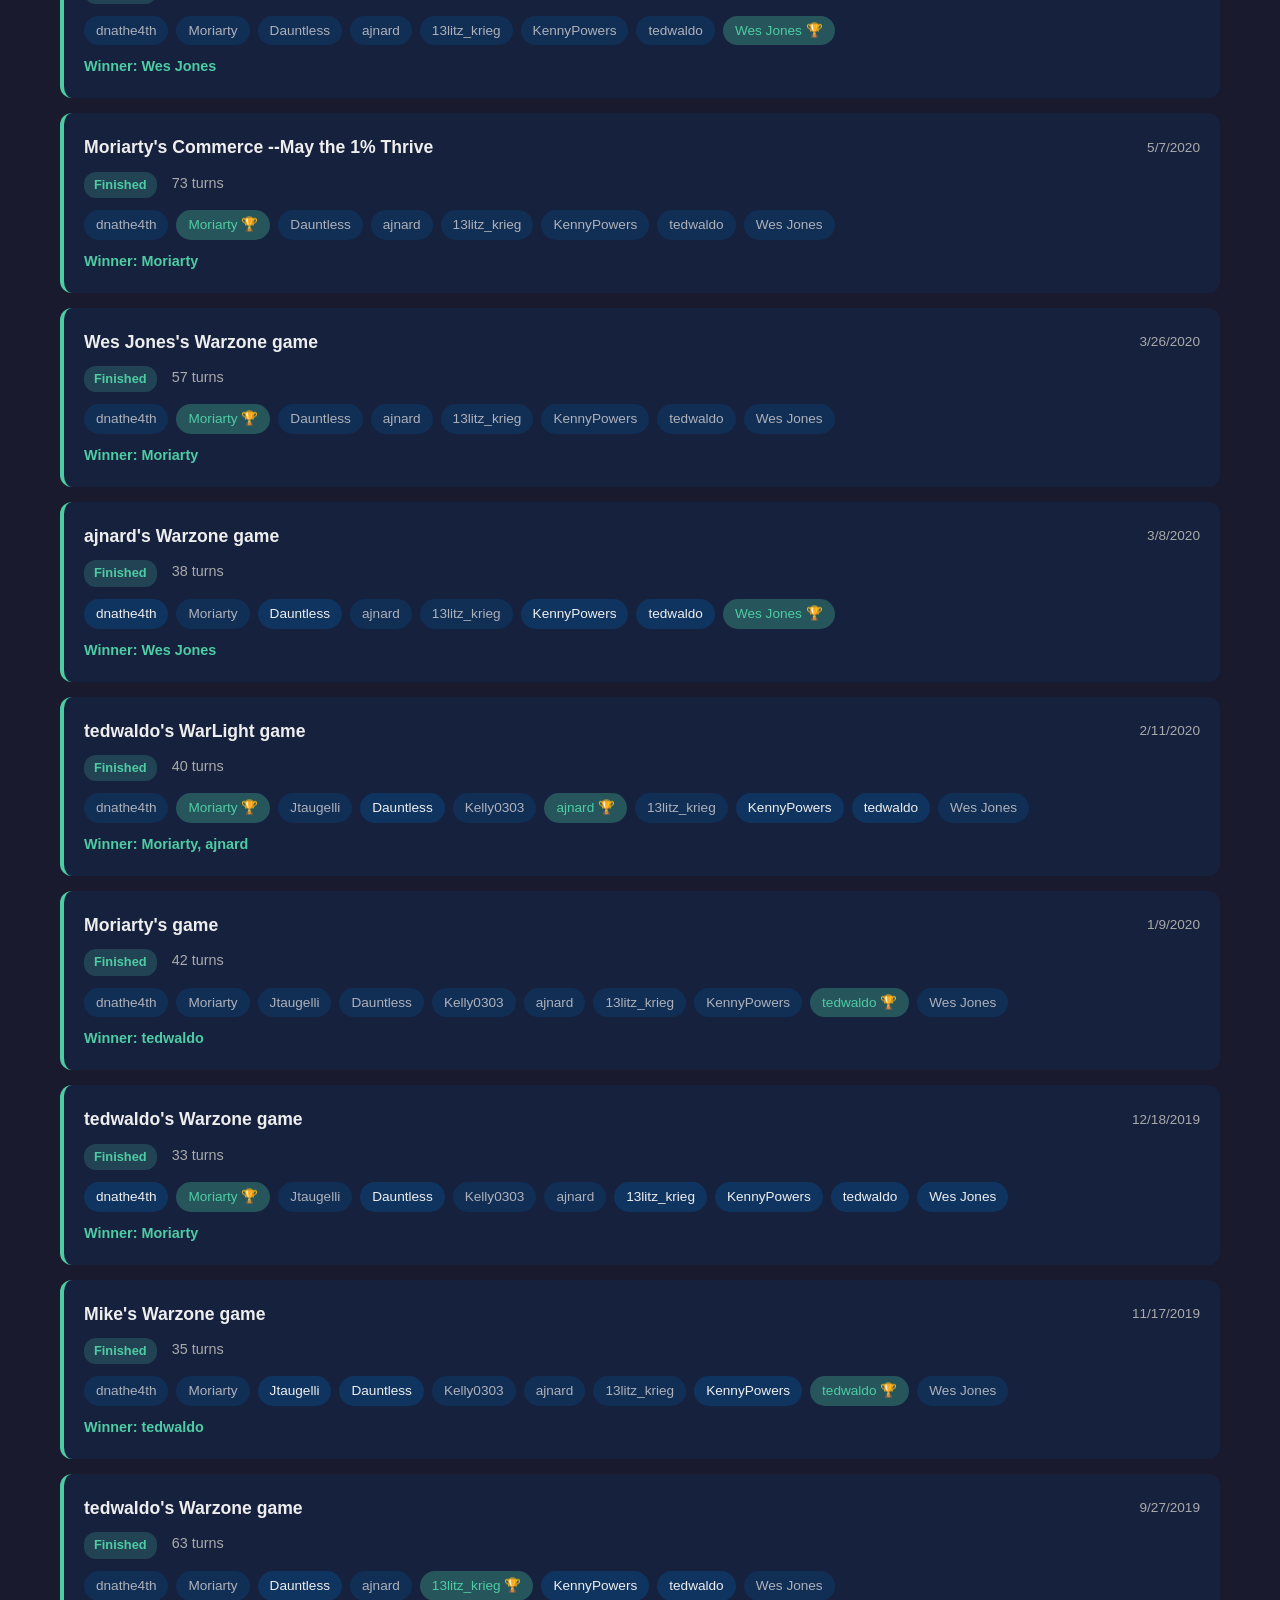
<file: warzone-stats/dashboard.html>
<!DOCTYPE html>
<html lang="en">
<head>
    <meta charset="UTF-8">
    <meta name="viewport" content="width=device-width, initial-scale=1.0">
    <title>Warzone Stats Dashboard</title>
    <style>* {
    margin: 0;
    padding: 0;
    box-sizing: border-box;
}

:root {
    --bg-primary: #1a1a2e;
    --bg-secondary: #16213e;
    --bg-card: #0f3460;
    --text-primary: #eee;
    --text-secondary: #aaa;
    --accent: #e94560;
    --accent-secondary: #0f3460;
    --success: #4ecca3;
    --warning: #ffc93c;
}

body {
    font-family: -apple-system, BlinkMacSystemFont, 'Segoe UI', Roboto, Oxygen, Ubuntu, sans-serif;
    background: var(--bg-primary);
    color: var(--text-primary);
    line-height: 1.6;
    min-height: 100vh;
}

.container {
    max-width: 1200px;
    margin: 0 auto;
    padding: 20px;
}

/* Header */
header {
    text-align: center;
    padding: 40px 0;
    border-bottom: 1px solid var(--bg-card);
    margin-bottom: 30px;
}

header h1 {
    font-size: 2.5rem;
    margin-bottom: 10px;
    background: linear-gradient(135deg, var(--accent), var(--warning));
    -webkit-background-clip: text;
    -webkit-text-fill-color: transparent;
    background-clip: text;
}

.subtitle {
    color: var(--text-secondary);
    font-size: 1.1rem;
}

.last-updated {
    color: var(--text-secondary);
    font-size: 0.85rem;
    margin-top: 10px;
}

/* Stats Overview */
.stats-overview {
    display: grid;
    grid-template-columns: repeat(auto-fit, minmax(150px, 1fr));
    gap: 20px;
    margin-bottom: 40px;
}

.stat-card {
    background: var(--bg-card);
    padding: 25px;
    border-radius: 12px;
    text-align: center;
    transition: transform 0.2s;
}

.stat-card:hover {
    transform: translateY(-3px);
}

.stat-value {
    font-size: 2.5rem;
    font-weight: bold;
    color: var(--accent);
}

.stat-label {
    color: var(--text-secondary);
    font-size: 0.9rem;
    margin-top: 5px;
}

/* Sections */
section {
    margin-bottom: 40px;
}

section h2 {
    font-size: 1.5rem;
    margin-bottom: 20px;
    padding-bottom: 10px;
    border-bottom: 2px solid var(--accent);
    display: inline-block;
}

.section-desc {
    color: var(--text-secondary);
    margin-bottom: 15px;
}

/* Leaderboard Table */
table {
    width: 100%;
    border-collapse: collapse;
    background: var(--bg-secondary);
    border-radius: 12px;
    overflow: hidden;
}

th, td {
    padding: 15px;
    text-align: left;
}

th {
    background: var(--bg-card);
    font-weight: 600;
    color: var(--text-secondary);
    text-transform: uppercase;
    font-size: 0.8rem;
    letter-spacing: 0.5px;
}

tr:not(:last-child) {
    border-bottom: 1px solid var(--bg-card);
}

tr:hover {
    background: rgba(233, 69, 96, 0.1);
}

.rank {
    font-weight: bold;
    color: var(--text-secondary);
}

.rank-1 .rank { color: gold; font-size: 1.2rem; }
.rank-2 .rank { color: silver; font-size: 1.1rem; }
.rank-3 .rank { color: #cd7f32; font-size: 1.05rem; }

.player-name {
    font-weight: 600;
}

.wins {
    color: var(--success);
    font-weight: bold;
}

.losses {
    color: var(--accent);
}

/* Head-to-Head */
.h2h-controls {
    margin-bottom: 20px;
}

.h2h-controls select {
    padding: 12px 20px;
    font-size: 1rem;
    border: none;
    border-radius: 8px;
    background: var(--bg-card);
    color: var(--text-primary);
    cursor: pointer;
    min-width: 200px;
}

.h2h-table {
    max-width: 500px;
}

.h2h-table .positive {
    color: var(--success);
    font-weight: bold;
}

.h2h-table .negative {
    color: var(--accent);
}

.h2h-table .even {
    color: var(--warning);
}

/* Filters */
.filters {
    display: flex;
    gap: 15px;
    margin-bottom: 20px;
    flex-wrap: wrap;
}

.filters input,
.filters select {
    padding: 12px 15px;
    font-size: 0.95rem;
    border: none;
    border-radius: 8px;
    background: var(--bg-card);
    color: var(--text-primary);
    min-width: 150px;
}

.filters input {
    flex: 1;
    min-width: 200px;
}

.filters input::placeholder {
    color: var(--text-secondary);
}

/* Games List */
.games-container {
    display: grid;
    gap: 15px;
}

.game-card {
    background: var(--bg-secondary);
    border-radius: 12px;
    padding: 20px;
    border-left: 4px solid var(--accent);
    transition: transform 0.2s;
}

.game-card:hover {
    transform: translateX(5px);
}

.game-card.finished {
    border-left-color: var(--success);
}

.game-card.in-progress {
    border-left-color: var(--warning);
}

.game-header {
    display: flex;
    justify-content: space-between;
    align-items: center;
    margin-bottom: 10px;
    flex-wrap: wrap;
    gap: 10px;
}

.game-name {
    font-weight: 600;
    font-size: 1.1rem;
    color: var(--text-primary);
    text-decoration: none;
}

.game-name:hover {
    color: var(--accent);
}

.game-date {
    color: var(--text-secondary);
    font-size: 0.85rem;
}

.game-details {
    display: flex;
    gap: 15px;
    margin-bottom: 12px;
    font-size: 0.9rem;
}

.game-state {
    padding: 3px 10px;
    border-radius: 12px;
    font-size: 0.8rem;
    font-weight: 600;
}

.game-state.finished {
    background: rgba(78, 204, 163, 0.2);
    color: var(--success);
}

.game-state.in-progress {
    background: rgba(255, 201, 60, 0.2);
    color: var(--warning);
}

.game-turns {
    color: var(--text-secondary);
}

.game-players {
    display: flex;
    flex-wrap: wrap;
    gap: 8px;
    margin-bottom: 10px;
}

.player-tag {
    padding: 4px 12px;
    border-radius: 15px;
    font-size: 0.85rem;
    background: var(--bg-card);
}

.player-tag.won {
    background: rgba(78, 204, 163, 0.3);
    color: var(--success);
}

.player-tag.eliminated {
    opacity: 0.7;
}

.game-winner {
    color: var(--success);
    font-weight: 600;
    font-size: 0.9rem;
}

/* Footer */
footer {
    text-align: center;
    padding: 30px 0;
    margin-top: 40px;
    border-top: 1px solid var(--bg-card);
    color: var(--text-secondary);
}

footer a {
    color: var(--accent);
    text-decoration: none;
}

footer a:hover {
    text-decoration: underline;
}

/* Error State */
.error {
    background: var(--bg-secondary);
    padding: 40px;
    border-radius: 12px;
    text-align: center;
    margin-top: 50px;
}

.error h2 {
    color: var(--accent);
    margin-bottom: 15px;
}

.error ol {
    text-align: left;
    max-width: 500px;
    margin: 20px auto;
}

.error li {
    margin-bottom: 10px;
}

.error code {
    background: var(--bg-card);
    padding: 2px 8px;
    border-radius: 4px;
    font-size: 0.9rem;
}

.error a {
    color: var(--accent);
}

.no-results {
    text-align: center;
    color: var(--text-secondary);
    padding: 40px;
}

/* Responsive */
@media (max-width: 768px) {
    header h1 {
        font-size: 1.8rem;
    }

    .stats-overview {
        grid-template-columns: repeat(3, 1fr);
    }

    th, td {
        padding: 10px 8px;
        font-size: 0.9rem;
    }

    .filters {
        flex-direction: column;
    }

    .filters input,
    .filters select {
        width: 100%;
    }
}
</style>
</head>
<body>
    <div class="container">
        <header>
            <h1>Warzone Stats Dashboard</h1>
            <p class="subtitle">9 Years of Strategic Warfare</p>
            <p class="last-updated" id="lastUpdated"></p>
        </header>

        <section class="stats-overview" id="statsOverview">
            <div class="stat-card">
                <div class="stat-value" id="totalGames">--</div>
                <div class="stat-label">Total Games</div>
            </div>
            <div class="stat-card">
                <div class="stat-value" id="totalPlayers">--</div>
                <div class="stat-label">Players</div>
            </div>
            <div class="stat-card">
                <div class="stat-value" id="avgTurns">--</div>
                <div class="stat-label">Avg Turns/Game</div>
            </div>
        </section>

        <section class="leaderboard">
            <h2>Leaderboard</h2>
            <table id="leaderboardTable">
                <thead>
                    <tr>
                        <th>Rank</th>
                        <th>Player</th>
                        <th>Wins</th>
                        <th>Losses</th>
                        <th>Games</th>
                        <th>Win Rate</th>
                    </tr>
                </thead>
                <tbody id="leaderboardBody">
                </tbody>
            </table>
        </section>

        <section class="head-to-head">
            <h2>Head-to-Head Records</h2>
            <p class="section-desc">Select a player to see their record against others</p>
            <div class="h2h-controls">
                <select id="h2hPlayer">
                    <option value="">Select a player...</option>
                </select>
            </div>
            <div id="h2hResults" class="h2h-results"></div>
        </section>

        <section class="games-list">
            <h2>Game History</h2>
            <div class="filters">
                <input type="text" id="searchGames" placeholder="Search games...">
                <select id="filterPlayer">
                    <option value="">All players</option>
                </select>
                <select id="filterState">
                    <option value="">All states</option>
                    <option value="Finished">Finished</option>
                    <option value="Playing">In Progress</option>
                </select>
            </div>
            <div id="gamesContainer" class="games-container"></div>
        </section>

        <footer>
            <p>Data powered by <a href="https://www.warzone.com/wiki/API" target="_blank">Warzone API</a></p>
        </footer>
    </div>

    <script>
        const EMBEDDED_DATA = {
  "fetchedAt": "2025-11-30T15:57:51.422992Z",
  "totalGames": 137,
  "games": [
    {
      "id": "12575368",
      "name": "Jtaugelli's WarLight game",
      "state": "Finished",
      "created": "12/28/2016 02:49:46",
      "numberOfTurns": "21",
      "players": [
        {
          "id": "3776911513",
          "name": "dnathe4th",
          "state": "SurrenderAccepted",
          "team": "None"
        },
        {
          "id": "3976572255",
          "name": "Jtaugelli",
          "state": "Eliminated",
          "team": "None"
        },
        {
          "id": "2076911344",
          "name": "Dauntless",
          "state": "SurrenderAccepted",
          "team": "None"
        },
        {
          "id": "3976915175",
          "name": "ajnard",
          "state": "SurrenderAccepted",
          "team": "None"
        },
        {
          "id": "8676914864",
          "name": "13litz_krieg",
          "state": "Won",
          "team": "None"
        }
      ],
      "winners": [
        "13litz_krieg"
      ],
      "templateId": "971853"
    },
    {
      "id": "13539475",
      "name": "tedwaldo's WarLight game",
      "state": "Finished",
      "created": "5/25/2017 05:50:56",
      "numberOfTurns": "21",
      "players": [
        {
          "id": "3776911513",
          "name": "dnathe4th",
          "state": "SurrenderAccepted",
          "team": "None"
        },
        {
          "id": "4366559531",
          "name": "Moriarty",
          "state": "SurrenderAccepted",
          "team": "None"
        },
        {
          "id": "3976572255",
          "name": "Jtaugelli",
          "state": "Declined",
          "team": "None"
        },
        {
          "id": "2076911344",
          "name": "Dauntless",
          "state": "Eliminated",
          "team": "None"
        },
        {
          "id": "3976915175",
          "name": "ajnard",
          "state": "Won",
          "team": "None"
        },
        {
          "id": "8676914864",
          "name": "13litz_krieg",
          "state": "Eliminated",
          "team": "None"
        },
        {
          "id": "4883720522",
          "name": "tedwaldo",
          "state": "Eliminated",
          "team": "None"
        }
      ],
      "winners": [
        "ajnard"
      ],
      "templateId": null
    },
    {
      "id": "32982956",
      "name": "Failure is Not an Option",
      "state": "Finished",
      "created": "12/23/2022 18:30:55",
      "numberOfTurns": "70",
      "players": [
        {
          "id": "3776911513",
          "name": "dnathe4th",
          "state": "Eliminated",
          "team": "None"
        },
        {
          "id": "4366559531",
          "name": "Moriarty",
          "state": "Eliminated",
          "team": "None"
        },
        {
          "id": "2076911344",
          "name": "Dauntless",
          "state": "SurrenderAccepted",
          "team": "None"
        },
        {
          "id": "3976915175",
          "name": "ajnard",
          "state": "SurrenderAccepted",
          "team": "None"
        },
        {
          "id": "8676914864",
          "name": "13litz_krieg",
          "state": "Won",
          "team": "None"
        },
        {
          "id": "2879094842",
          "name": "KennyPowers",
          "state": "SurrenderAccepted",
          "team": "None"
        },
        {
          "id": "4883720522",
          "name": "tedwaldo",
          "state": "Booted",
          "team": "None"
        },
        {
          "id": "89106026916",
          "name": "Wes Jones",
          "state": "Booted",
          "team": "None"
        }
      ],
      "winners": [
        "13litz_krieg"
      ],
      "templateId": null
    },
    {
      "id": "17442171",
      "name": "Moriarty's Warzone game",
      "state": "Finished",
      "created": "1/2/2019 01:14:18",
      "numberOfTurns": "23",
      "players": [
        {
          "id": "3776911513",
          "name": "dnathe4th",
          "state": "SurrenderAccepted",
          "team": "None"
        },
        {
          "id": "4366559531",
          "name": "Moriarty",
          "state": "Eliminated",
          "team": "None"
        },
        {
          "id": "3976572255",
          "name": "Jtaugelli",
          "state": "Booted",
          "team": "None"
        },
        {
          "id": "2076911344",
          "name": "Dauntless",
          "state": "SurrenderAccepted",
          "team": "None"
        },
        {
          "id": "3976915175",
          "name": "ajnard",
          "state": "Booted",
          "team": "None"
        },
        {
          "id": "8676914864",
          "name": "13litz_krieg",
          "state": "SurrenderAccepted",
          "team": "None"
        },
        {
          "id": "2879094842",
          "name": "KennyPowers",
          "state": "SurrenderAccepted",
          "team": "None"
        },
        {
          "id": "4883720522",
          "name": "tedwaldo",
          "state": "Won",
          "team": "None"
        }
      ],
      "winners": [
        "tedwaldo"
      ],
      "templateId": null
    },
    {
      "id": "18506504",
      "name": "tedwaldo's Warzone game",
      "state": "Finished",
      "created": "4/29/2019 00:20:42",
      "numberOfTurns": "24",
      "players": [
        {
          "id": "3776911513",
          "name": "dnathe4th",
          "state": "Eliminated",
          "team": "None"
        },
        {
          "id": "4366559531",
          "name": "Moriarty",
          "state": "Won",
          "team": "None"
        },
        {
          "id": "3976572255",
          "name": "Jtaugelli",
          "state": "Eliminated",
          "team": "None"
        },
        {
          "id": "2076911344",
          "name": "Dauntless",
          "state": "Eliminated",
          "team": "None"
        },
        {
          "id": "4766742277",
          "name": "Kelly0303",
          "state": "Eliminated",
          "team": "None"
        },
        {
          "id": "3976915175",
          "name": "ajnard",
          "state": "Eliminated",
          "team": "None"
        },
        {
          "id": "8676914864",
          "name": "13litz_krieg",
          "state": "Eliminated",
          "team": "None"
        },
        {
          "id": "2879094842",
          "name": "KennyPowers",
          "state": "Eliminated",
          "team": "None"
        },
        {
          "id": "4883720522",
          "name": "tedwaldo",
          "state": "SurrenderAccepted",
          "team": "None"
        }
      ],
      "winners": [
        "Moriarty"
      ],
      "templateId": "1229472"
    },
    {
      "id": "25303638",
      "name": "The Americas",
      "state": "Finished",
      "created": "1/9/2021 02:54:02",
      "numberOfTurns": "38",
      "players": [
        {
          "id": "3776911513",
          "name": "dnathe4th",
          "state": "SurrenderAccepted",
          "team": "None"
        },
        {
          "id": "4366559531",
          "name": "Moriarty",
          "state": "Eliminated",
          "team": "None"
        },
        {
          "id": "2076911344",
          "name": "Dauntless",
          "state": "SurrenderAccepted",
          "team": "None"
        },
        {
          "id": "3976915175",
          "name": "ajnard",
          "state": "Won",
          "team": "None"
        },
        {
          "id": "8676914864",
          "name": "13litz_krieg",
          "state": "Eliminated",
          "team": "None"
        },
        {
          "id": "2879094842",
          "name": "KennyPowers",
          "state": "SurrenderAccepted",
          "team": "None"
        },
        {
          "id": "4883720522",
          "name": "tedwaldo",
          "state": "SurrenderAccepted",
          "team": "None"
        },
        {
          "id": "89106026916",
          "name": "Wes Jones",
          "state": "Eliminated",
          "team": "None"
        }
      ],
      "winners": [
        "ajnard"
      ],
      "templateId": null
    },
    {
      "id": "28610931",
      "name": "we <3 dauntless",
      "state": "Finished",
      "created": "10/21/2021 16:01:15",
      "numberOfTurns": "38",
      "players": [
        {
          "id": "3776911513",
          "name": "dnathe4th",
          "state": "SurrenderAccepted",
          "team": "None"
        },
        {
          "id": "4366559531",
          "name": "Moriarty",
          "state": "Eliminated",
          "team": "None"
        },
        {
          "id": "2076911344",
          "name": "Dauntless",
          "state": "SurrenderAccepted",
          "team": "None"
        },
        {
          "id": "3976915175",
          "name": "ajnard",
          "state": "SurrenderAccepted",
          "team": "None"
        },
        {
          "id": "8676914864",
          "name": "13litz_krieg",
          "state": "SurrenderAccepted",
          "team": "None"
        },
        {
          "id": "2879094842",
          "name": "KennyPowers",
          "state": "SurrenderAccepted",
          "team": "None"
        },
        {
          "id": "4883720522",
          "name": "tedwaldo",
          "state": "Won",
          "team": "None"
        },
        {
          "id": "89106026916",
          "name": "Wes Jones",
          "state": "SurrenderAccepted",
          "team": "None"
        }
      ],
      "winners": [
        "tedwaldo"
      ],
      "templateId": "1421405"
    },
    {
      "id": "21269420",
      "name": "Wes Jones's Warzone game",
      "state": "Finished",
      "created": "3/26/2020 23:55:47",
      "numberOfTurns": "57",
      "players": [
        {
          "id": "3776911513",
          "name": "dnathe4th",
          "state": "Eliminated",
          "team": "None"
        },
        {
          "id": "4366559531",
          "name": "Moriarty",
          "state": "Won",
          "team": "None"
        },
        {
          "id": "2076911344",
          "name": "Dauntless",
          "state": "Eliminated",
          "team": "None"
        },
        {
          "id": "3976915175",
          "name": "ajnard",
          "state": "Eliminated",
          "team": "None"
        },
        {
          "id": "8676914864",
          "name": "13litz_krieg",
          "state": "Eliminated",
          "team": "None"
        },
        {
          "id": "2879094842",
          "name": "KennyPowers",
          "state": "Eliminated",
          "team": "None"
        },
        {
          "id": "4883720522",
          "name": "tedwaldo",
          "state": "Eliminated",
          "team": "None"
        },
        {
          "id": "89106026916",
          "name": "Wes Jones",
          "state": "Eliminated",
          "team": "None"
        }
      ],
      "winners": [
        "Moriarty"
      ],
      "templateId": null
    },
    {
      "id": "26477484",
      "name": "dom is the impostor",
      "state": "Finished",
      "created": "4/9/2021 14:16:03",
      "numberOfTurns": "34",
      "players": [
        {
          "id": "3776911513",
          "name": "dnathe4th",
          "state": "Eliminated",
          "team": "None"
        },
        {
          "id": "4366559531",
          "name": "Moriarty",
          "state": "Eliminated",
          "team": "None"
        },
        {
          "id": "2076911344",
          "name": "Dauntless",
          "state": "Eliminated",
          "team": "None"
        },
        {
          "id": "3976915175",
          "name": "ajnard",
          "state": "SurrenderAccepted",
          "team": "None"
        },
        {
          "id": "8676914864",
          "name": "13litz_krieg",
          "state": "Eliminated",
          "team": "None"
        },
        {
          "id": "2879094842",
          "name": "KennyPowers",
          "state": "Eliminated",
          "team": "None"
        },
        {
          "id": "4883720522",
          "name": "tedwaldo",
          "state": "Won",
          "team": "None"
        },
        {
          "id": "89106026916",
          "name": "Wes Jones",
          "state": "SurrenderAccepted",
          "team": "None"
        }
      ],
      "winners": [
        "tedwaldo"
      ],
      "templateId": null
    },
    {
      "id": "23033287",
      "name": "Wes Jones' Warzone game",
      "state": "Finished",
      "created": "7/1/2020 21:22:44",
      "numberOfTurns": "48",
      "players": [
        {
          "id": "3776911513",
          "name": "dnathe4th",
          "state": "Eliminated",
          "team": "None"
        },
        {
          "id": "4366559531",
          "name": "Moriarty",
          "state": "Won",
          "team": "None"
        },
        {
          "id": "2076911344",
          "name": "Dauntless",
          "state": "Eliminated",
          "team": "None"
        },
        {
          "id": "3976915175",
          "name": "ajnard",
          "state": "Eliminated",
          "team": "None"
        },
        {
          "id": "8676914864",
          "name": "13litz_krieg",
          "state": "Eliminated",
          "team": "None"
        },
        {
          "id": "2879094842",
          "name": "KennyPowers",
          "state": "Eliminated",
          "team": "None"
        },
        {
          "id": "4883720522",
          "name": "tedwaldo",
          "state": "Eliminated",
          "team": "None"
        },
        {
          "id": "89106026916",
          "name": "Wes Jones",
          "state": "Eliminated",
          "team": "None"
        }
      ],
      "winners": [
        "Moriarty"
      ],
      "templateId": null
    },
    {
      "id": "13440081",
      "name": "Moriarty's WarLight game",
      "state": "Finished",
      "created": "5/8/2017 17:45:05",
      "numberOfTurns": "28",
      "players": [
        {
          "id": "3776911513",
          "name": "dnathe4th",
          "state": "Eliminated",
          "team": "None"
        },
        {
          "id": "4366559531",
          "name": "Moriarty",
          "state": "SurrenderAccepted",
          "team": "None"
        },
        {
          "id": "3976572255",
          "name": "Jtaugelli",
          "state": "Booted",
          "team": "None"
        },
        {
          "id": "2076911344",
          "name": "Dauntless",
          "state": "SurrenderAccepted",
          "team": "None"
        },
        {
          "id": "3976915175",
          "name": "ajnard",
          "state": "SurrenderAccepted",
          "team": "None"
        },
        {
          "id": "8676914864",
          "name": "13litz_krieg",
          "state": "Eliminated",
          "team": "None"
        },
        {
          "id": "4883720522",
          "name": "tedwaldo",
          "state": "Won",
          "team": "None"
        }
      ],
      "winners": [
        "tedwaldo"
      ],
      "templateId": null
    },
    {
      "id": "40504560",
      "name": "A Song of Ice and Fire",
      "state": "Finished",
      "created": "2/23/2025 16:26:39",
      "numberOfTurns": "31",
      "players": [
        {
          "id": "3776911513",
          "name": "dnathe4th",
          "state": "SurrenderAccepted",
          "team": "None"
        },
        {
          "id": "4366559531",
          "name": "Moriarty",
          "state": "SurrenderAccepted",
          "team": "None"
        },
        {
          "id": "2076911344",
          "name": "Dauntless",
          "state": "Won",
          "team": "None"
        },
        {
          "id": "3976915175",
          "name": "ajnard",
          "state": "Eliminated",
          "team": "None"
        },
        {
          "id": "8676914864",
          "name": "13litz_krieg",
          "state": "SurrenderAccepted",
          "team": "None"
        },
        {
          "id": "2879094842",
          "name": "KennyPowers",
          "state": "Eliminated",
          "team": "None"
        },
        {
          "id": "4883720522",
          "name": "tedwaldo",
          "state": "Eliminated",
          "team": "None"
        },
        {
          "id": "89106026916",
          "name": "Wes Jones",
          "state": "Eliminated",
          "team": "None"
        }
      ],
      "winners": [
        "Dauntless"
      ],
      "templateId": null
    },
    {
      "id": "33864776",
      "name": "Mr Gump\u2019s Seven Hump Wump",
      "state": "Finished",
      "created": "3/19/2023 18:11:32",
      "numberOfTurns": "46",
      "players": [
        {
          "id": "3776911513",
          "name": "dnathe4th",
          "state": "Won",
          "team": "1"
        },
        {
          "id": "4366559531",
          "name": "Moriarty",
          "state": "Eliminated",
          "team": "2"
        },
        {
          "id": "2076911344",
          "name": "Dauntless",
          "state": "SurrenderAccepted",
          "team": "2"
        },
        {
          "id": "3976915175",
          "name": "ajnard",
          "state": "Eliminated",
          "team": "0"
        },
        {
          "id": "8676914864",
          "name": "13litz_krieg",
          "state": "Eliminated",
          "team": "3"
        },
        {
          "id": "2879094842",
          "name": "KennyPowers",
          "state": "Won",
          "team": "1"
        },
        {
          "id": "4883720522",
          "name": "tedwaldo",
          "state": "Eliminated",
          "team": "3"
        },
        {
          "id": "89106026916",
          "name": "Wes Jones",
          "state": "SurrenderAccepted",
          "team": "0"
        }
      ],
      "winners": [
        "dnathe4th",
        "KennyPowers"
      ],
      "templateId": null
    },
    {
      "id": "12647846",
      "name": "Jtaugelli's WarLight game",
      "state": "Finished",
      "created": "1/7/2017 18:03:59",
      "numberOfTurns": "21",
      "players": [
        {
          "id": "3776911513",
          "name": "dnathe4th",
          "state": "Won",
          "team": "None"
        },
        {
          "id": "3976572255",
          "name": "Jtaugelli",
          "state": "SurrenderAccepted",
          "team": "None"
        },
        {
          "id": "2076911344",
          "name": "Dauntless",
          "state": "SurrenderAccepted",
          "team": "None"
        },
        {
          "id": "3976915175",
          "name": "ajnard",
          "state": "SurrenderAccepted",
          "team": "None"
        },
        {
          "id": "8676914864",
          "name": "13litz_krieg",
          "state": "SurrenderAccepted",
          "team": "None"
        }
      ],
      "winners": [
        "dnathe4th"
      ],
      "templateId": null
    },
    {
      "id": "19560480",
      "name": "tedwaldo's Warzone game",
      "state": "Finished",
      "created": "9/4/2019 00:12:16",
      "numberOfTurns": "40",
      "players": [
        {
          "id": "3776911513",
          "name": "dnathe4th",
          "state": "Eliminated",
          "team": "None"
        },
        {
          "id": "4366559531",
          "name": "Moriarty",
          "state": "Eliminated",
          "team": "None"
        },
        {
          "id": "2076911344",
          "name": "Dauntless",
          "state": "Eliminated",
          "team": "None"
        },
        {
          "id": "4766742277",
          "name": "Kelly0303",
          "state": "Eliminated",
          "team": "None"
        },
        {
          "id": "3976915175",
          "name": "ajnard",
          "state": "SurrenderAccepted",
          "team": "None"
        },
        {
          "id": "8676914864",
          "name": "13litz_krieg",
          "state": "Eliminated",
          "team": "None"
        },
        {
          "id": "2879094842",
          "name": "KennyPowers",
          "state": "Eliminated",
          "team": "None"
        },
        {
          "id": "4883720522",
          "name": "tedwaldo",
          "state": "Won",
          "team": "None"
        }
      ],
      "winners": [
        "tedwaldo"
      ],
      "templateId": null
    },
    {
      "id": "15708958",
      "name": "tedwaldo's WarLight game",
      "state": "Finished",
      "created": "5/26/2018 19:53:01",
      "numberOfTurns": "29",
      "players": [
        {
          "id": "3776911513",
          "name": "dnathe4th",
          "state": "Eliminated",
          "team": "None"
        },
        {
          "id": "4366559531",
          "name": "Moriarty",
          "state": "Won",
          "team": "None"
        },
        {
          "id": "3976572255",
          "name": "Jtaugelli",
          "state": "Declined",
          "team": "None"
        },
        {
          "id": "2076911344",
          "name": "Dauntless",
          "state": "SurrenderAccepted",
          "team": "None"
        },
        {
          "id": "4766742277",
          "name": "Kelly0303",
          "state": "Eliminated",
          "team": "None"
        },
        {
          "id": "3976915175",
          "name": "ajnard",
          "state": "Eliminated",
          "team": "None"
        },
        {
          "id": "8676914864",
          "name": "13litz_krieg",
          "state": "SurrenderAccepted",
          "team": "None"
        },
        {
          "id": "4883720522",
          "name": "tedwaldo",
          "state": "SurrenderAccepted",
          "team": "None"
        }
      ],
      "winners": [
        "Moriarty"
      ],
      "templateId": "1149926"
    },
    {
      "id": "40001642",
      "name": "happy new warzone game",
      "state": "Finished",
      "created": "1/1/2025 14:46:00",
      "numberOfTurns": "43",
      "players": [
        {
          "id": "3776911513",
          "name": "dnathe4th",
          "state": "Eliminated",
          "team": "None"
        },
        {
          "id": "4366559531",
          "name": "Moriarty",
          "state": "Eliminated",
          "team": "None"
        },
        {
          "id": "2076911344",
          "name": "Dauntless",
          "state": "Eliminated",
          "team": "None"
        },
        {
          "id": "3976915175",
          "name": "ajnard",
          "state": "Won",
          "team": "None"
        },
        {
          "id": "8676914864",
          "name": "13litz_krieg",
          "state": "SurrenderAccepted",
          "team": "None"
        },
        {
          "id": "2879094842",
          "name": "KennyPowers",
          "state": "SurrenderAccepted",
          "team": "None"
        },
        {
          "id": "4883720522",
          "name": "tedwaldo",
          "state": "Eliminated",
          "team": "None"
        },
        {
          "id": "89106026916",
          "name": "Wes Jones",
          "state": "Eliminated",
          "team": "None"
        }
      ],
      "winners": [
        "ajnard"
      ],
      "templateId": null
    },
    {
      "id": "16737305",
      "name": "KennyPowers' Warzone game",
      "state": "Finished",
      "created": "10/21/2018 05:53:44",
      "numberOfTurns": "28",
      "players": [
        {
          "id": "3776911513",
          "name": "dnathe4th",
          "state": "Eliminated",
          "team": "None"
        },
        {
          "id": "4366559531",
          "name": "Moriarty",
          "state": "Eliminated",
          "team": "None"
        },
        {
          "id": "3976572255",
          "name": "Jtaugelli",
          "state": "Eliminated",
          "team": "None"
        },
        {
          "id": "2076911344",
          "name": "Dauntless",
          "state": "SurrenderAccepted",
          "team": "None"
        },
        {
          "id": "3976915175",
          "name": "ajnard",
          "state": "Won",
          "team": "None"
        },
        {
          "id": "8676914864",
          "name": "13litz_krieg",
          "state": "SurrenderAccepted",
          "team": "None"
        },
        {
          "id": "2879094842",
          "name": "KennyPowers",
          "state": "Eliminated",
          "team": "None"
        },
        {
          "id": "4883720522",
          "name": "tedwaldo",
          "state": "Eliminated",
          "team": "None"
        }
      ],
      "winners": [
        "ajnard"
      ],
      "templateId": null
    },
    {
      "id": "15410643",
      "name": "John\u2019s Warzone game",
      "state": "Finished",
      "created": "4/13/2018 04:06:02",
      "numberOfTurns": "19",
      "players": [
        {
          "id": "3776911513",
          "name": "dnathe4th",
          "state": "Won",
          "team": "None"
        },
        {
          "id": "4366559531",
          "name": "Moriarty",
          "state": "SurrenderAccepted",
          "team": "None"
        },
        {
          "id": "3976572255",
          "name": "Jtaugelli",
          "state": "SurrenderAccepted",
          "team": "None"
        },
        {
          "id": "2076911344",
          "name": "Dauntless",
          "state": "SurrenderAccepted",
          "team": "None"
        },
        {
          "id": "4766742277",
          "name": "Kelly0303",
          "state": "RemovedByHost",
          "team": "None"
        },
        {
          "id": "3976915175",
          "name": "ajnard",
          "state": "SurrenderAccepted",
          "team": "None"
        },
        {
          "id": "8676914864",
          "name": "13litz_krieg",
          "state": "SurrenderAccepted",
          "team": "None"
        },
        {
          "id": "4883720522",
          "name": "tedwaldo",
          "state": "SurrenderAccepted",
          "team": "None"
        }
      ],
      "winners": [
        "dnathe4th"
      ],
      "templateId": null
    },
    {
      "id": "27014930",
      "name": "dnathe4th's Warzone game",
      "state": "Finished",
      "created": "5/23/2021 18:45:40",
      "numberOfTurns": "67",
      "players": [
        {
          "id": "3776911513",
          "name": "dnathe4th",
          "state": "Won",
          "team": "None"
        },
        {
          "id": "4366559531",
          "name": "Moriarty",
          "state": "Eliminated",
          "team": "None"
        },
        {
          "id": "2076911344",
          "name": "Dauntless",
          "state": "Eliminated",
          "team": "None"
        },
        {
          "id": "3976915175",
          "name": "ajnard",
          "state": "Eliminated",
          "team": "None"
        },
        {
          "id": "8676914864",
          "name": "13litz_krieg",
          "state": "Eliminated",
          "team": "None"
        },
        {
          "id": "2879094842",
          "name": "KennyPowers",
          "state": "Eliminated",
          "team": "None"
        },
        {
          "id": "4883720522",
          "name": "tedwaldo",
          "state": "Eliminated",
          "team": "None"
        },
        {
          "id": "89106026916",
          "name": "Wes Jones",
          "state": "Eliminated",
          "team": "None"
        }
      ],
      "winners": [
        "dnathe4th"
      ],
      "templateId": null
    },
    {
      "id": "28403697",
      "name": "kelly0303's warlight game",
      "state": "Finished",
      "created": "9/30/2021 13:08:28",
      "numberOfTurns": "34",
      "players": [
        {
          "id": "3776911513",
          "name": "dnathe4th",
          "state": "Eliminated",
          "team": "None"
        },
        {
          "id": "4366559531",
          "name": "Moriarty",
          "state": "Eliminated",
          "team": "None"
        },
        {
          "id": "2076911344",
          "name": "Dauntless",
          "state": "SurrenderAccepted",
          "team": "None"
        },
        {
          "id": "3976915175",
          "name": "ajnard",
          "state": "SurrenderAccepted",
          "team": "None"
        },
        {
          "id": "8676914864",
          "name": "13litz_krieg",
          "state": "Eliminated",
          "team": "None"
        },
        {
          "id": "2879094842",
          "name": "KennyPowers",
          "state": "SurrenderAccepted",
          "team": "None"
        },
        {
          "id": "4883720522",
          "name": "tedwaldo",
          "state": "Won",
          "team": "None"
        },
        {
          "id": "89106026916",
          "name": "Wes Jones",
          "state": "Eliminated",
          "team": "None"
        }
      ],
      "winners": [
        "tedwaldo"
      ],
      "templateId": "1394422"
    },
    {
      "id": "26860113",
      "name": "Let there be light",
      "state": "Finished",
      "created": "5/10/2021 15:40:23",
      "numberOfTurns": "40",
      "players": [
        {
          "id": "3776911513",
          "name": "dnathe4th",
          "state": "Won",
          "team": "None"
        },
        {
          "id": "4366559531",
          "name": "Moriarty",
          "state": "Eliminated",
          "team": "None"
        },
        {
          "id": "2076911344",
          "name": "Dauntless",
          "state": "Eliminated",
          "team": "None"
        },
        {
          "id": "3976915175",
          "name": "ajnard",
          "state": "SurrenderAccepted",
          "team": "None"
        },
        {
          "id": "8676914864",
          "name": "13litz_krieg",
          "state": "Eliminated",
          "team": "None"
        },
        {
          "id": "2879094842",
          "name": "KennyPowers",
          "state": "Eliminated",
          "team": "None"
        },
        {
          "id": "4883720522",
          "name": "tedwaldo",
          "state": "Eliminated",
          "team": "None"
        },
        {
          "id": "89106026916",
          "name": "Wes Jones",
          "state": "Eliminated",
          "team": "None"
        }
      ],
      "winners": [
        "dnathe4th"
      ],
      "templateId": null
    },
    {
      "id": "38380230",
      "name": "Moriarty: Triple Threat",
      "state": "Finished",
      "created": "7/7/2024 15:25:50",
      "numberOfTurns": "9",
      "players": [
        {
          "id": "3776911513",
          "name": "dnathe4th",
          "state": "Eliminated",
          "team": "None"
        },
        {
          "id": "4366559531",
          "name": "Moriarty",
          "state": "Won",
          "team": "None"
        },
        {
          "id": "2076911344",
          "name": "Dauntless",
          "state": "Eliminated",
          "team": "None"
        },
        {
          "id": "3976915175",
          "name": "ajnard",
          "state": "Eliminated",
          "team": "None"
        },
        {
          "id": "8676914864",
          "name": "13litz_krieg",
          "state": "Eliminated",
          "team": "None"
        },
        {
          "id": "2879094842",
          "name": "KennyPowers",
          "state": "Eliminated",
          "team": "None"
        },
        {
          "id": "4883720522",
          "name": "tedwaldo",
          "state": "Eliminated",
          "team": "None"
        },
        {
          "id": "89106026916",
          "name": "Wes Jones",
          "state": "Eliminated",
          "team": "None"
        }
      ],
      "winners": [
        "Moriarty"
      ],
      "templateId": null
    },
    {
      "id": "40806451",
      "name": "Dauntless's Warzone game",
      "state": "Finished",
      "created": "3/26/2025 00:32:23",
      "numberOfTurns": "20",
      "players": [
        {
          "id": "3776911513",
          "name": "dnathe4th",
          "state": "Won",
          "team": "2"
        },
        {
          "id": "4366559531",
          "name": "Moriarty",
          "state": "Won",
          "team": "2"
        },
        {
          "id": "2076911344",
          "name": "Dauntless",
          "state": "Eliminated",
          "team": "3"
        },
        {
          "id": "3976915175",
          "name": "ajnard",
          "state": "Booted",
          "team": "0"
        },
        {
          "id": "8676914864",
          "name": "13litz_krieg",
          "state": "Eliminated",
          "team": "0"
        },
        {
          "id": "2879094842",
          "name": "KennyPowers",
          "state": "SurrenderAccepted",
          "team": "1"
        },
        {
          "id": "4883720522",
          "name": "tedwaldo",
          "state": "Booted",
          "team": "1"
        },
        {
          "id": "89106026916",
          "name": "Wes Jones",
          "state": "Eliminated",
          "team": "3"
        }
      ],
      "winners": [
        "dnathe4th",
        "Moriarty"
      ],
      "templateId": null
    },
    {
      "id": "15079937",
      "name": "Mike's Game",
      "state": "Finished",
      "created": "2/24/2018 14:57:59",
      "numberOfTurns": "38",
      "players": [
        {
          "id": "3776911513",
          "name": "dnathe4th",
          "state": "SurrenderAccepted",
          "team": "None"
        },
        {
          "id": "4366559531",
          "name": "Moriarty",
          "state": "SurrenderAccepted",
          "team": "None"
        },
        {
          "id": "3976572255",
          "name": "Jtaugelli",
          "state": "Won",
          "team": "None"
        },
        {
          "id": "2076911344",
          "name": "Dauntless",
          "state": "SurrenderAccepted",
          "team": "None"
        },
        {
          "id": "4766742277",
          "name": "Kelly0303",
          "state": "SurrenderAccepted",
          "team": "None"
        },
        {
          "id": "3976915175",
          "name": "ajnard",
          "state": "SurrenderAccepted",
          "team": "None"
        },
        {
          "id": "8676914864",
          "name": "13litz_krieg",
          "state": "Eliminated",
          "team": "None"
        },
        {
          "id": "4883720522",
          "name": "tedwaldo",
          "state": "SurrenderAccepted",
          "team": "None"
        }
      ],
      "winners": [
        "Jtaugelli"
      ],
      "templateId": null
    },
    {
      "id": "13868744",
      "name": "tedwaldo's WarLight game",
      "state": "Finished",
      "created": "7/26/2017 05:08:19",
      "numberOfTurns": "23",
      "players": [
        {
          "id": "3776911513",
          "name": "dnathe4th",
          "state": "Eliminated",
          "team": "None"
        },
        {
          "id": "4366559531",
          "name": "Moriarty",
          "state": "SurrenderAccepted",
          "team": "None"
        },
        {
          "id": "3976572255",
          "name": "Jtaugelli",
          "state": "SurrenderAccepted",
          "team": "None"
        },
        {
          "id": "2076911344",
          "name": "Dauntless",
          "state": "SurrenderAccepted",
          "team": "None"
        },
        {
          "id": "3976915175",
          "name": "ajnard",
          "state": "SurrenderAccepted",
          "team": "None"
        },
        {
          "id": "8676914864",
          "name": "13litz_krieg",
          "state": "Eliminated",
          "team": "None"
        },
        {
          "id": "4883720522",
          "name": "tedwaldo",
          "state": "Won",
          "team": "None"
        }
      ],
      "winners": [
        "tedwaldo"
      ],
      "templateId": "1055619"
    },
    {
      "id": "28887592",
      "name": "the buttfish bonanza",
      "state": "Finished",
      "created": "11/18/2021 21:39:30",
      "numberOfTurns": "39",
      "players": [
        {
          "id": "3776911513",
          "name": "dnathe4th",
          "state": "SurrenderAccepted",
          "team": "None"
        },
        {
          "id": "4366559531",
          "name": "Moriarty",
          "state": "Eliminated",
          "team": "None"
        },
        {
          "id": "2076911344",
          "name": "Dauntless",
          "state": "SurrenderAccepted",
          "team": "None"
        },
        {
          "id": "3976915175",
          "name": "ajnard",
          "state": "Eliminated",
          "team": "None"
        },
        {
          "id": "8676914864",
          "name": "13litz_krieg",
          "state": "Won",
          "team": "None"
        },
        {
          "id": "2879094842",
          "name": "KennyPowers",
          "state": "Eliminated",
          "team": "None"
        },
        {
          "id": "4883720522",
          "name": "tedwaldo",
          "state": "Eliminated",
          "team": "None"
        },
        {
          "id": "89106026916",
          "name": "Wes Jones",
          "state": "SurrenderAccepted",
          "team": "None"
        }
      ],
      "winners": [
        "13litz_krieg"
      ],
      "templateId": null
    },
    {
      "id": "31402899",
      "name": "Dauntless's Warzone game",
      "state": "Finished",
      "created": "7/14/2022 13:50:28",
      "numberOfTurns": "40",
      "players": [
        {
          "id": "3776911513",
          "name": "dnathe4th",
          "state": "Eliminated",
          "team": "None"
        },
        {
          "id": "4366559531",
          "name": "Moriarty",
          "state": "Eliminated",
          "team": "None"
        },
        {
          "id": "2076911344",
          "name": "Dauntless",
          "state": "Eliminated",
          "team": "None"
        },
        {
          "id": "3976915175",
          "name": "ajnard",
          "state": "SurrenderAccepted",
          "team": "None"
        },
        {
          "id": "8676914864",
          "name": "13litz_krieg",
          "state": "SurrenderAccepted",
          "team": "None"
        },
        {
          "id": "2879094842",
          "name": "KennyPowers",
          "state": "Eliminated",
          "team": "None"
        },
        {
          "id": "4883720522",
          "name": "tedwaldo",
          "state": "Won",
          "team": "None"
        },
        {
          "id": "89106026916",
          "name": "Wes Jones",
          "state": "SurrenderAccepted",
          "team": "None"
        }
      ],
      "winners": [
        "tedwaldo"
      ],
      "templateId": null
    },
    {
      "id": "34270654",
      "name": "dnathe4th's Warzone game",
      "state": "Finished",
      "created": "4/30/2023 17:21:28",
      "numberOfTurns": "28",
      "players": [
        {
          "id": "3776911513",
          "name": "dnathe4th",
          "state": "Eliminated",
          "team": "None"
        },
        {
          "id": "4366559531",
          "name": "Moriarty",
          "state": "Won",
          "team": "None"
        },
        {
          "id": "2076911344",
          "name": "Dauntless",
          "state": "SurrenderAccepted",
          "team": "None"
        },
        {
          "id": "3976915175",
          "name": "ajnard",
          "state": "Eliminated",
          "team": "None"
        },
        {
          "id": "8676914864",
          "name": "13litz_krieg",
          "state": "Eliminated",
          "team": "None"
        },
        {
          "id": "2879094842",
          "name": "KennyPowers",
          "state": "Eliminated",
          "team": "None"
        },
        {
          "id": "4883720522",
          "name": "tedwaldo",
          "state": "Eliminated",
          "team": "None"
        },
        {
          "id": "89106026916",
          "name": "Wes Jones",
          "state": "Eliminated",
          "team": "None"
        }
      ],
      "winners": [
        "Moriarty"
      ],
      "templateId": null
    },
    {
      "id": "31876029",
      "name": "make dat $$$$$$",
      "state": "Finished",
      "created": "9/3/2022 17:07:22",
      "numberOfTurns": "28",
      "players": [
        {
          "id": "3776911513",
          "name": "dnathe4th",
          "state": "Won",
          "team": "None"
        },
        {
          "id": "4366559531",
          "name": "Moriarty",
          "state": "SurrenderAccepted",
          "team": "None"
        },
        {
          "id": "2076911344",
          "name": "Dauntless",
          "state": "SurrenderAccepted",
          "team": "None"
        },
        {
          "id": "3976915175",
          "name": "ajnard",
          "state": "SurrenderAccepted",
          "team": "None"
        },
        {
          "id": "8676914864",
          "name": "13litz_krieg",
          "state": "Eliminated",
          "team": "None"
        },
        {
          "id": "2879094842",
          "name": "KennyPowers",
          "state": "Eliminated",
          "team": "None"
        },
        {
          "id": "4883720522",
          "name": "tedwaldo",
          "state": "Eliminated",
          "team": "None"
        },
        {
          "id": "89106026916",
          "name": "Wes Jones",
          "state": "Eliminated",
          "team": "None"
        }
      ],
      "winners": [
        "dnathe4th"
      ],
      "templateId": null
    },
    {
      "id": "14031564",
      "name": "ajnard's WarLight game",
      "state": "Finished",
      "created": "8/28/2017 18:21:31",
      "numberOfTurns": "34",
      "players": [
        {
          "id": "3776911513",
          "name": "dnathe4th",
          "state": "SurrenderAccepted",
          "team": "None"
        },
        {
          "id": "4366559531",
          "name": "Moriarty",
          "state": "SurrenderAccepted",
          "team": "None"
        },
        {
          "id": "3976572255",
          "name": "Jtaugelli",
          "state": "Eliminated",
          "team": "None"
        },
        {
          "id": "2076911344",
          "name": "Dauntless",
          "state": "Won",
          "team": "None"
        },
        {
          "id": "3976915175",
          "name": "ajnard",
          "state": "SurrenderAccepted",
          "team": "None"
        },
        {
          "id": "8676914864",
          "name": "13litz_krieg",
          "state": "SurrenderAccepted",
          "team": "None"
        },
        {
          "id": "4883720522",
          "name": "tedwaldo",
          "state": "SurrenderAccepted",
          "team": "None"
        }
      ],
      "winners": [
        "Dauntless"
      ],
      "templateId": null
    },
    {
      "id": "26242767",
      "name": "KennyPowers's Warzone game",
      "state": "Finished",
      "created": "3/21/2021 22:33:47",
      "numberOfTurns": "55",
      "players": [
        {
          "id": "3776911513",
          "name": "dnathe4th",
          "state": "Eliminated",
          "team": "None"
        },
        {
          "id": "4366559531",
          "name": "Moriarty",
          "state": "Eliminated",
          "team": "None"
        },
        {
          "id": "2076911344",
          "name": "Dauntless",
          "state": "Eliminated",
          "team": "None"
        },
        {
          "id": "3976915175",
          "name": "ajnard",
          "state": "Eliminated",
          "team": "None"
        },
        {
          "id": "8676914864",
          "name": "13litz_krieg",
          "state": "Eliminated",
          "team": "None"
        },
        {
          "id": "2879094842",
          "name": "KennyPowers",
          "state": "Eliminated",
          "team": "None"
        },
        {
          "id": "4883720522",
          "name": "tedwaldo",
          "state": "Won",
          "team": "None"
        },
        {
          "id": "89106026916",
          "name": "Wes Jones",
          "state": "Eliminated",
          "team": "None"
        }
      ],
      "winners": [
        "tedwaldo"
      ],
      "templateId": null
    },
    {
      "id": "30837539",
      "name": "Time is ticking",
      "state": "Finished",
      "created": "5/18/2022 18:54:43",
      "numberOfTurns": "30",
      "players": [
        {
          "id": "3776911513",
          "name": "dnathe4th",
          "state": "SurrenderAccepted",
          "team": "None"
        },
        {
          "id": "4366559531",
          "name": "Moriarty",
          "state": "Eliminated",
          "team": "None"
        },
        {
          "id": "2076911344",
          "name": "Dauntless",
          "state": "SurrenderAccepted",
          "team": "None"
        },
        {
          "id": "3976915175",
          "name": "ajnard",
          "state": "Booted",
          "team": "None"
        },
        {
          "id": "8676914864",
          "name": "13litz_krieg",
          "state": "Eliminated",
          "team": "None"
        },
        {
          "id": "2879094842",
          "name": "KennyPowers",
          "state": "Eliminated",
          "team": "None"
        },
        {
          "id": "4883720522",
          "name": "tedwaldo",
          "state": "Won",
          "team": "None"
        },
        {
          "id": "89106026916",
          "name": "Wes Jones",
          "state": "SurrenderAccepted",
          "team": "None"
        }
      ],
      "winners": [
        "tedwaldo"
      ],
      "templateId": null
    },
    {
      "id": "20105243",
      "name": "Mike's Warzone game",
      "state": "Finished",
      "created": "11/17/2019 04:40:48",
      "numberOfTurns": "35",
      "players": [
        {
          "id": "3776911513",
          "name": "dnathe4th",
          "state": "Eliminated",
          "team": "None"
        },
        {
          "id": "4366559531",
          "name": "Moriarty",
          "state": "Eliminated",
          "team": "None"
        },
        {
          "id": "3976572255",
          "name": "Jtaugelli",
          "state": "SurrenderAccepted",
          "team": "None"
        },
        {
          "id": "2076911344",
          "name": "Dauntless",
          "state": "SurrenderAccepted",
          "team": "None"
        },
        {
          "id": "4766742277",
          "name": "Kelly0303",
          "state": "Eliminated",
          "team": "None"
        },
        {
          "id": "3976915175",
          "name": "ajnard",
          "state": "Eliminated",
          "team": "None"
        },
        {
          "id": "8676914864",
          "name": "13litz_krieg",
          "state": "Eliminated",
          "team": "None"
        },
        {
          "id": "2879094842",
          "name": "KennyPowers",
          "state": "SurrenderAccepted",
          "team": "None"
        },
        {
          "id": "4883720522",
          "name": "tedwaldo",
          "state": "Won",
          "team": "None"
        },
        {
          "id": "89106026916",
          "name": "Wes Jones",
          "state": "Eliminated",
          "team": "None"
        }
      ],
      "winners": [
        "tedwaldo"
      ],
      "templateId": "1147645"
    },
    {
      "id": "37475272",
      "name": "Moriarty\u2019s Illegitimate Victory Game",
      "state": "Finished",
      "created": "4/3/2024 14:35:01",
      "numberOfTurns": "77",
      "players": [
        {
          "id": "3776911513",
          "name": "dnathe4th",
          "state": "Eliminated",
          "team": "None"
        },
        {
          "id": "4366559531",
          "name": "Moriarty",
          "state": "Won",
          "team": "None"
        },
        {
          "id": "2076911344",
          "name": "Dauntless",
          "state": "Eliminated",
          "team": "None"
        },
        {
          "id": "3976915175",
          "name": "ajnard",
          "state": "Eliminated",
          "team": "None"
        },
        {
          "id": "8676914864",
          "name": "13litz_krieg",
          "state": "Eliminated",
          "team": "None"
        },
        {
          "id": "2879094842",
          "name": "KennyPowers",
          "state": "Eliminated",
          "team": "None"
        },
        {
          "id": "4883720522",
          "name": "tedwaldo",
          "state": "Eliminated",
          "team": "None"
        },
        {
          "id": "89106026916",
          "name": "Wes Jones",
          "state": "Eliminated",
          "team": "None"
        }
      ],
      "winners": [
        "Moriarty"
      ],
      "templateId": null
    },
    {
      "id": "36782940",
      "name": "Let\u2019s all blame the placement",
      "state": "Finished",
      "created": "1/20/2024 23:56:20",
      "numberOfTurns": "56",
      "players": [
        {
          "id": "3776911513",
          "name": "dnathe4th",
          "state": "Won",
          "team": "None"
        },
        {
          "id": "4366559531",
          "name": "Moriarty",
          "state": "Eliminated",
          "team": "None"
        },
        {
          "id": "2076911344",
          "name": "Dauntless",
          "state": "Eliminated",
          "team": "None"
        },
        {
          "id": "3976915175",
          "name": "ajnard",
          "state": "Eliminated",
          "team": "None"
        },
        {
          "id": "8676914864",
          "name": "13litz_krieg",
          "state": "Eliminated",
          "team": "None"
        },
        {
          "id": "2879094842",
          "name": "KennyPowers",
          "state": "Eliminated",
          "team": "None"
        },
        {
          "id": "4883720522",
          "name": "tedwaldo",
          "state": "Booted",
          "team": "None"
        },
        {
          "id": "89106026916",
          "name": "Wes Jones",
          "state": "Booted",
          "team": "None"
        }
      ],
      "winners": [
        "dnathe4th"
      ],
      "templateId": null
    },
    {
      "id": "12690267",
      "name": "Jtaugelli's WarLight game",
      "state": "Finished",
      "created": "1/13/2017 17:03:29",
      "numberOfTurns": "63",
      "players": [
        {
          "id": "3776911513",
          "name": "dnathe4th",
          "state": "SurrenderAccepted",
          "team": "None"
        },
        {
          "id": "3976572255",
          "name": "Jtaugelli",
          "state": "SurrenderAccepted",
          "team": "None"
        },
        {
          "id": "2076911344",
          "name": "Dauntless",
          "state": "Won",
          "team": "None"
        },
        {
          "id": "3976915175",
          "name": "ajnard",
          "state": "SurrenderAccepted",
          "team": "None"
        },
        {
          "id": "8676914864",
          "name": "13litz_krieg",
          "state": "SurrenderAccepted",
          "team": "None"
        }
      ],
      "winners": [
        "Dauntless"
      ],
      "templateId": null
    },
    {
      "id": "14211049",
      "name": "dnathe4th's WarLight game",
      "state": "Finished",
      "created": "10/2/2017 16:26:41",
      "numberOfTurns": "25",
      "players": [
        {
          "id": "3776911513",
          "name": "dnathe4th",
          "state": "Won",
          "team": "0"
        },
        {
          "id": "3976572255",
          "name": "Jtaugelli",
          "state": "SurrenderAccepted",
          "team": "1"
        },
        {
          "id": "4366559531",
          "name": "Moriarty",
          "state": "Eliminated",
          "team": "2"
        },
        {
          "id": "2076911344",
          "name": "Dauntless",
          "state": "SurrenderAccepted",
          "team": "2"
        },
        {
          "id": "3976915175",
          "name": "ajnard",
          "state": "Won",
          "team": "0"
        },
        {
          "id": "4766742277",
          "name": "Kelly0303",
          "state": "Eliminated",
          "team": "3"
        },
        {
          "id": "8676914864",
          "name": "13litz_krieg",
          "state": "SurrenderAccepted",
          "team": "1"
        },
        {
          "id": "4883720522",
          "name": "tedwaldo",
          "state": "SurrenderAccepted",
          "team": "3"
        }
      ],
      "winners": [
        "dnathe4th",
        "ajnard"
      ],
      "templateId": null
    },
    {
      "id": "13709736",
      "name": "Rematch: starvation in Rome, army cap 2x income",
      "state": "Finished",
      "created": "6/25/2017 00:11:10",
      "numberOfTurns": "16",
      "players": [
        {
          "id": "3776911513",
          "name": "dnathe4th",
          "state": "SurrenderAccepted",
          "team": "None"
        },
        {
          "id": "3976572255",
          "name": "Jtaugelli",
          "state": "Won",
          "team": "None"
        },
        {
          "id": "3976915175",
          "name": "ajnard",
          "state": "RemovedByHost",
          "team": "None"
        }
      ],
      "winners": [
        "Jtaugelli"
      ],
      "templateId": "1052462"
    },
    {
      "id": "26678961",
      "name": "dom's warlight game",
      "state": "Finished",
      "created": "4/25/2021 18:57:15",
      "numberOfTurns": "35",
      "players": [
        {
          "id": "3776911513",
          "name": "dnathe4th",
          "state": "SurrenderAccepted",
          "team": "None"
        },
        {
          "id": "4366559531",
          "name": "Moriarty",
          "state": "Won",
          "team": "None"
        },
        {
          "id": "2076911344",
          "name": "Dauntless",
          "state": "Eliminated",
          "team": "None"
        },
        {
          "id": "3976915175",
          "name": "ajnard",
          "state": "SurrenderAccepted",
          "team": "None"
        },
        {
          "id": "8676914864",
          "name": "13litz_krieg",
          "state": "Eliminated",
          "team": "None"
        },
        {
          "id": "2879094842",
          "name": "KennyPowers",
          "state": "Eliminated",
          "team": "None"
        },
        {
          "id": "4883720522",
          "name": "tedwaldo",
          "state": "SurrenderAccepted",
          "team": "None"
        },
        {
          "id": "89106026916",
          "name": "Wes Jones",
          "state": "Eliminated",
          "team": "None"
        }
      ],
      "winners": [
        "Moriarty"
      ],
      "templateId": "1394422"
    },
    {
      "id": "42153983",
      "name": "Spy vs Spy: RPG edition",
      "state": "Finished",
      "created": "8/30/2025 16:17:18",
      "numberOfTurns": "52",
      "players": [
        {
          "id": "3776911513",
          "name": "dnathe4th",
          "state": "Eliminated",
          "team": "None"
        },
        {
          "id": "4366559531",
          "name": "Moriarty",
          "state": "Won",
          "team": "None"
        },
        {
          "id": "2076911344",
          "name": "Dauntless",
          "state": "Eliminated",
          "team": "None"
        },
        {
          "id": "3976915175",
          "name": "ajnard",
          "state": "Eliminated",
          "team": "None"
        },
        {
          "id": "8676914864",
          "name": "13litz_krieg",
          "state": "Eliminated",
          "team": "None"
        },
        {
          "id": "2879094842",
          "name": "KennyPowers",
          "state": "Eliminated",
          "team": "None"
        },
        {
          "id": "4883720522",
          "name": "tedwaldo",
          "state": "Eliminated",
          "team": "None"
        },
        {
          "id": "89106026916",
          "name": "Wes Jones",
          "state": "Eliminated",
          "team": "None"
        }
      ],
      "winners": [
        "Moriarty"
      ],
      "templateId": null
    },
    {
      "id": "13112527",
      "name": "Jtaugelli's WarLight game",
      "state": "Finished",
      "created": "3/15/2017 01:42:11",
      "numberOfTurns": "26",
      "players": [
        {
          "id": "3776911513",
          "name": "dnathe4th",
          "state": "SurrenderAccepted",
          "team": "None"
        },
        {
          "id": "3976572255",
          "name": "Jtaugelli",
          "state": "SurrenderAccepted",
          "team": "None"
        },
        {
          "id": "2076911344",
          "name": "Dauntless",
          "state": "SurrenderAccepted",
          "team": "None"
        },
        {
          "id": "3976915175",
          "name": "ajnard",
          "state": "Won",
          "team": "None"
        },
        {
          "id": "8676914864",
          "name": "13litz_krieg",
          "state": "SurrenderAccepted",
          "team": "None"
        }
      ],
      "winners": [
        "ajnard"
      ],
      "templateId": null
    },
    {
      "id": "18790986",
      "name": "Moriarty\u2019s Warzone game",
      "state": "Finished",
      "created": "6/1/2019 16:27:45",
      "numberOfTurns": "17",
      "players": [
        {
          "id": "3776911513",
          "name": "dnathe4th",
          "state": "Eliminated",
          "team": "0"
        },
        {
          "id": "4366559531",
          "name": "Moriarty",
          "state": "Won",
          "team": "1"
        },
        {
          "id": "3976572255",
          "name": "Jtaugelli",
          "state": "Eliminated",
          "team": "0"
        },
        {
          "id": "2076911344",
          "name": "Dauntless",
          "state": "Won",
          "team": "1"
        },
        {
          "id": "4766742277",
          "name": "Kelly0303",
          "state": "SurrenderAccepted",
          "team": "0"
        },
        {
          "id": "3976915175",
          "name": "ajnard",
          "state": "Won",
          "team": "1"
        },
        {
          "id": "8676914864",
          "name": "13litz_krieg",
          "state": "Won",
          "team": "1"
        },
        {
          "id": "2879094842",
          "name": "KennyPowers",
          "state": "Eliminated",
          "team": "0"
        }
      ],
      "winners": [
        "Moriarty",
        "Dauntless",
        "ajnard",
        "13litz_krieg"
      ],
      "templateId": null
    },
    {
      "id": "12446468",
      "name": "Jtaugelli's WarLight game",
      "state": "Finished",
      "created": "12/7/2016 18:43:32",
      "numberOfTurns": "31",
      "players": [
        {
          "id": "3776911513",
          "name": "dnathe4th",
          "state": "Eliminated",
          "team": "None"
        },
        {
          "id": "3976572255",
          "name": "Jtaugelli",
          "state": "Won",
          "team": "None"
        },
        {
          "id": "2076911344",
          "name": "Dauntless",
          "state": "Eliminated",
          "team": "None"
        },
        {
          "id": "3976915175",
          "name": "ajnard",
          "state": "Eliminated",
          "team": "None"
        },
        {
          "id": "8676914864",
          "name": "13litz_krieg",
          "state": "SurrenderAccepted",
          "team": "None"
        }
      ],
      "winners": [
        "Jtaugelli"
      ],
      "templateId": null
    },
    {
      "id": "18271029",
      "name": "KennyPowers's Warzone game",
      "state": "Finished",
      "created": "4/1/2019 13:30:18",
      "numberOfTurns": "42",
      "players": [
        {
          "id": "3776911513",
          "name": "dnathe4th",
          "state": "Eliminated",
          "team": "None"
        },
        {
          "id": "4366559531",
          "name": "Moriarty",
          "state": "Eliminated",
          "team": "None"
        },
        {
          "id": "3976572255",
          "name": "Jtaugelli",
          "state": "Eliminated",
          "team": "None"
        },
        {
          "id": "2076911344",
          "name": "Dauntless",
          "state": "Eliminated",
          "team": "None"
        },
        {
          "id": "4766742277",
          "name": "Kelly0303",
          "state": "Eliminated",
          "team": "None"
        },
        {
          "id": "3976915175",
          "name": "ajnard",
          "state": "Eliminated",
          "team": "None"
        },
        {
          "id": "8676914864",
          "name": "13litz_krieg",
          "state": "Eliminated",
          "team": "None"
        },
        {
          "id": "2879094842",
          "name": "KennyPowers",
          "state": "Eliminated",
          "team": "None"
        },
        {
          "id": "4883720522",
          "name": "tedwaldo",
          "state": "Won",
          "team": "None"
        }
      ],
      "winners": [
        "tedwaldo"
      ],
      "templateId": null
    },
    {
      "id": "13965121",
      "name": "tedwaldo's WarLight game",
      "state": "Finished",
      "created": "8/15/2017 01:59:20",
      "numberOfTurns": "23",
      "players": [
        {
          "id": "3776911513",
          "name": "dnathe4th",
          "state": "SurrenderAccepted",
          "team": "None"
        },
        {
          "id": "4366559531",
          "name": "Moriarty",
          "state": "SurrenderAccepted",
          "team": "None"
        },
        {
          "id": "3976572255",
          "name": "Jtaugelli",
          "state": "SurrenderAccepted",
          "team": "None"
        },
        {
          "id": "2076911344",
          "name": "Dauntless",
          "state": "SurrenderAccepted",
          "team": "None"
        },
        {
          "id": "3976915175",
          "name": "ajnard",
          "state": "Won",
          "team": "None"
        },
        {
          "id": "8676914864",
          "name": "13litz_krieg",
          "state": "SurrenderAccepted",
          "team": "None"
        },
        {
          "id": "4883720522",
          "name": "tedwaldo",
          "state": "Eliminated",
          "team": "None"
        }
      ],
      "winners": [
        "ajnard"
      ],
      "templateId": null
    },
    {
      "id": "13754450",
      "name": "tedwaldo's WarLight game",
      "state": "Finished",
      "created": "7/3/2017 18:13:39",
      "numberOfTurns": "18",
      "players": [
        {
          "id": "3776911513",
          "name": "dnathe4th",
          "state": "SurrenderAccepted",
          "team": "None"
        },
        {
          "id": "4366559531",
          "name": "Moriarty",
          "state": "SurrenderAccepted",
          "team": "None"
        },
        {
          "id": "3976572255",
          "name": "Jtaugelli",
          "state": "Booted",
          "team": "None"
        },
        {
          "id": "2076911344",
          "name": "Dauntless",
          "state": "SurrenderAccepted",
          "team": "None"
        },
        {
          "id": "3976915175",
          "name": "ajnard",
          "state": "SurrenderAccepted",
          "team": "None"
        },
        {
          "id": "8676914864",
          "name": "13litz_krieg",
          "state": "Booted",
          "team": "None"
        },
        {
          "id": "4883720522",
          "name": "tedwaldo",
          "state": "Won",
          "team": "None"
        }
      ],
      "winners": [
        "tedwaldo"
      ],
      "templateId": "1055619"
    },
    {
      "id": "14697420",
      "name": "dnathe4th's Warzone game",
      "state": "Finished",
      "created": "12/30/2017 01:40:09",
      "numberOfTurns": "22",
      "players": [
        {
          "id": "3776911513",
          "name": "dnathe4th",
          "state": "Eliminated",
          "team": "3"
        },
        {
          "id": "4366559531",
          "name": "Moriarty",
          "state": "Eliminated",
          "team": "3"
        },
        {
          "id": "3976572255",
          "name": "Jtaugelli",
          "state": "Eliminated",
          "team": "1"
        },
        {
          "id": "2076911344",
          "name": "Dauntless",
          "state": "Won",
          "team": "0"
        },
        {
          "id": "4766742277",
          "name": "Kelly0303",
          "state": "Eliminated",
          "team": "2"
        },
        {
          "id": "3976915175",
          "name": "ajnard",
          "state": "SurrenderAccepted",
          "team": "2"
        },
        {
          "id": "8676914864",
          "name": "13litz_krieg",
          "state": "SurrenderAccepted",
          "team": "1"
        },
        {
          "id": "4883720522",
          "name": "tedwaldo",
          "state": "Won",
          "team": "0"
        }
      ],
      "winners": [
        "Dauntless",
        "tedwaldo"
      ],
      "templateId": null
    },
    {
      "id": "19205083",
      "name": "dnathe4th's Warzone game",
      "state": "Finished",
      "created": "7/29/2019 05:39:58",
      "numberOfTurns": "42",
      "players": [
        {
          "id": "3776911513",
          "name": "dnathe4th",
          "state": "EndedByVote",
          "team": "None"
        },
        {
          "id": "4366559531",
          "name": "Moriarty",
          "state": "EndedByVote",
          "team": "None"
        },
        {
          "id": "3976572255",
          "name": "Jtaugelli",
          "state": "RemovedByHost",
          "team": "None"
        },
        {
          "id": "2076911344",
          "name": "Dauntless",
          "state": "Eliminated",
          "team": "None"
        },
        {
          "id": "4766742277",
          "name": "Kelly0303",
          "state": "RemovedByHost",
          "team": "None"
        },
        {
          "id": "3976915175",
          "name": "ajnard",
          "state": "EndedByVote",
          "team": "None"
        },
        {
          "id": "8676914864",
          "name": "13litz_krieg",
          "state": "EndedByVote",
          "team": "None"
        },
        {
          "id": "2879094842",
          "name": "KennyPowers",
          "state": "EndedByVote",
          "team": "None"
        },
        {
          "id": "4883720522",
          "name": "tedwaldo",
          "state": "EndedByVote",
          "team": "None"
        }
      ],
      "winners": [],
      "templateId": null
    },
    {
      "id": "25660335",
      "name": "A different title",
      "state": "Finished",
      "created": "2/4/2021 23:25:50",
      "numberOfTurns": "31",
      "players": [
        {
          "id": "3776911513",
          "name": "dnathe4th",
          "state": "Won",
          "team": "None"
        },
        {
          "id": "4366559531",
          "name": "Moriarty",
          "state": "Eliminated",
          "team": "None"
        },
        {
          "id": "2076911344",
          "name": "Dauntless",
          "state": "Eliminated",
          "team": "None"
        },
        {
          "id": "3976915175",
          "name": "ajnard",
          "state": "SurrenderAccepted",
          "team": "None"
        },
        {
          "id": "8676914864",
          "name": "13litz_krieg",
          "state": "Eliminated",
          "team": "None"
        },
        {
          "id": "2879094842",
          "name": "KennyPowers",
          "state": "SurrenderAccepted",
          "team": "None"
        },
        {
          "id": "4883720522",
          "name": "tedwaldo",
          "state": "SurrenderAccepted",
          "team": "None"
        },
        {
          "id": "89106026916",
          "name": "Wes Jones",
          "state": "Eliminated",
          "team": "None"
        }
      ],
      "winners": [
        "dnathe4th"
      ],
      "templateId": null
    },
    {
      "id": "13299682",
      "name": "dnathe4th's WarLight game",
      "state": "Finished",
      "created": "4/14/2017 21:15:37",
      "numberOfTurns": "19",
      "players": [
        {
          "id": "3776911513",
          "name": "dnathe4th",
          "state": "SurrenderAccepted",
          "team": "None"
        },
        {
          "id": "3976915175",
          "name": "ajnard",
          "state": "SurrenderAccepted",
          "team": "None"
        },
        {
          "id": "-1000",
          "name": "AI 1",
          "state": "EndedByVote",
          "team": "None"
        },
        {
          "id": "-1001",
          "name": "AI 2",
          "state": "EndedByVote",
          "team": "None"
        },
        {
          "id": "-1002",
          "name": "AI 3",
          "state": "EndedByVote",
          "team": "None"
        },
        {
          "id": "-1003",
          "name": "AI 4",
          "state": "EndedByVote",
          "team": "None"
        },
        {
          "id": "-1004",
          "name": "AI 5",
          "state": "EndedByVote",
          "team": "None"
        },
        {
          "id": "-1005",
          "name": "AI 6",
          "state": "Eliminated",
          "team": "None"
        }
      ],
      "winners": [],
      "templateId": "1022054"
    },
    {
      "id": "13202917",
      "name": "ajnard's WarLight game",
      "state": "Finished",
      "created": "3/29/2017 17:14:22",
      "numberOfTurns": "30",
      "players": [
        {
          "id": "3776911513",
          "name": "dnathe4th",
          "state": "Eliminated",
          "team": "None"
        },
        {
          "id": "3976572255",
          "name": "Jtaugelli",
          "state": "Eliminated",
          "team": "None"
        },
        {
          "id": "2076911344",
          "name": "Dauntless",
          "state": "Won",
          "team": "None"
        },
        {
          "id": "3976915175",
          "name": "ajnard",
          "state": "Eliminated",
          "team": "None"
        },
        {
          "id": "-1000",
          "name": "AI 1",
          "state": "Eliminated",
          "team": "None"
        },
        {
          "id": "8676914864",
          "name": "13litz_krieg",
          "state": "SurrenderAccepted",
          "team": "None"
        }
      ],
      "winners": [
        "Dauntless"
      ],
      "templateId": "1004420"
    },
    {
      "id": "32249254",
      "name": "dnathe4th's Warzone game",
      "state": "Finished",
      "created": "10/12/2022 20:21:16",
      "numberOfTurns": "10",
      "players": [
        {
          "id": "3776911513",
          "name": "dnathe4th",
          "state": "Eliminated",
          "team": "3"
        },
        {
          "id": "4366559531",
          "name": "Moriarty",
          "state": "Eliminated",
          "team": "0"
        },
        {
          "id": "2076911344",
          "name": "Dauntless",
          "state": "Booted",
          "team": "2"
        },
        {
          "id": "3976915175",
          "name": "ajnard",
          "state": "Won",
          "team": "1"
        },
        {
          "id": "8676914864",
          "name": "13litz_krieg",
          "state": "SurrenderAccepted",
          "team": "0"
        },
        {
          "id": "2879094842",
          "name": "KennyPowers",
          "state": "Eliminated",
          "team": "2"
        },
        {
          "id": "4883720522",
          "name": "tedwaldo",
          "state": "Won",
          "team": "1"
        },
        {
          "id": "89106026916",
          "name": "Wes Jones",
          "state": "Eliminated",
          "team": "3"
        }
      ],
      "winners": [
        "ajnard",
        "tedwaldo"
      ],
      "templateId": null
    },
    {
      "id": "13060491",
      "name": "ajnard's WarLight game",
      "state": "Finished",
      "created": "3/7/2017 07:57:05",
      "numberOfTurns": "28",
      "players": [
        {
          "id": "3776911513",
          "name": "dnathe4th",
          "state": "SurrenderAccepted",
          "team": "None"
        },
        {
          "id": "3976572255",
          "name": "Jtaugelli",
          "state": "Won",
          "team": "None"
        },
        {
          "id": "2076911344",
          "name": "Dauntless",
          "state": "SurrenderAccepted",
          "team": "None"
        },
        {
          "id": "3976915175",
          "name": "ajnard",
          "state": "SurrenderAccepted",
          "team": "None"
        },
        {
          "id": "8676914864",
          "name": "13litz_krieg",
          "state": "SurrenderAccepted",
          "team": "None"
        }
      ],
      "winners": [
        "Jtaugelli"
      ],
      "templateId": "1004420"
    },
    {
      "id": "22107501",
      "name": "Moriarty's Commerce --May the 1% Thrive",
      "state": "Finished",
      "created": "5/7/2020 16:30:04",
      "numberOfTurns": "73",
      "players": [
        {
          "id": "3776911513",
          "name": "dnathe4th",
          "state": "Eliminated",
          "team": "None"
        },
        {
          "id": "4366559531",
          "name": "Moriarty",
          "state": "Won",
          "team": "None"
        },
        {
          "id": "2076911344",
          "name": "Dauntless",
          "state": "Eliminated",
          "team": "None"
        },
        {
          "id": "3976915175",
          "name": "ajnard",
          "state": "Eliminated",
          "team": "None"
        },
        {
          "id": "8676914864",
          "name": "13litz_krieg",
          "state": "Eliminated",
          "team": "None"
        },
        {
          "id": "2879094842",
          "name": "KennyPowers",
          "state": "Eliminated",
          "team": "None"
        },
        {
          "id": "4883720522",
          "name": "tedwaldo",
          "state": "Eliminated",
          "team": "None"
        },
        {
          "id": "89106026916",
          "name": "Wes Jones",
          "state": "Eliminated",
          "team": "None"
        }
      ],
      "winners": [
        "Moriarty"
      ],
      "templateId": null
    },
    {
      "id": "32620791",
      "name": "The Return Of The Chat (read rules)",
      "state": "Finished",
      "created": "11/17/2022 19:07:53",
      "numberOfTurns": "38",
      "players": [
        {
          "id": "3776911513",
          "name": "dnathe4th",
          "state": "Eliminated",
          "team": "None"
        },
        {
          "id": "4366559531",
          "name": "Moriarty",
          "state": "Won",
          "team": "None"
        },
        {
          "id": "2076911344",
          "name": "Dauntless",
          "state": "Eliminated",
          "team": "None"
        },
        {
          "id": "3976915175",
          "name": "ajnard",
          "state": "SurrenderAccepted",
          "team": "None"
        },
        {
          "id": "8676914864",
          "name": "13litz_krieg",
          "state": "SurrenderAccepted",
          "team": "None"
        },
        {
          "id": "2879094842",
          "name": "KennyPowers",
          "state": "Eliminated",
          "team": "None"
        },
        {
          "id": "4883720522",
          "name": "tedwaldo",
          "state": "Eliminated",
          "team": "None"
        },
        {
          "id": "89106026916",
          "name": "Wes Jones",
          "state": "SurrenderAccepted",
          "team": "None"
        }
      ],
      "winners": [
        "Moriarty"
      ],
      "templateId": "1471169"
    },
    {
      "id": "12848568",
      "name": "ajnard's WarLight game",
      "state": "Finished",
      "created": "2/4/2017 23:38:07",
      "numberOfTurns": "46",
      "players": [
        {
          "id": "3776911513",
          "name": "dnathe4th",
          "state": "Eliminated",
          "team": "None"
        },
        {
          "id": "3976572255",
          "name": "Jtaugelli",
          "state": "SurrenderAccepted",
          "team": "None"
        },
        {
          "id": "2076911344",
          "name": "Dauntless",
          "state": "SurrenderAccepted",
          "team": "None"
        },
        {
          "id": "3976915175",
          "name": "ajnard",
          "state": "SurrenderAccepted",
          "team": "None"
        },
        {
          "id": "8676914864",
          "name": "13litz_krieg",
          "state": "Won",
          "team": "None"
        }
      ],
      "winners": [
        "13litz_krieg"
      ],
      "templateId": "990112"
    },
    {
      "id": "35975447",
      "name": "ajnard's Warzone game",
      "state": "Finished",
      "created": "10/25/2023 03:54:20",
      "numberOfTurns": "23",
      "players": [
        {
          "id": "3776911513",
          "name": "dnathe4th",
          "state": "Eliminated",
          "team": "None"
        },
        {
          "id": "4366559531",
          "name": "Moriarty",
          "state": "Eliminated",
          "team": "None"
        },
        {
          "id": "2076911344",
          "name": "Dauntless",
          "state": "Won",
          "team": "None"
        },
        {
          "id": "3976915175",
          "name": "ajnard",
          "state": "Booted",
          "team": "None"
        },
        {
          "id": "8676914864",
          "name": "13litz_krieg",
          "state": "Eliminated",
          "team": "None"
        },
        {
          "id": "2879094842",
          "name": "KennyPowers",
          "state": "SurrenderAccepted",
          "team": "None"
        },
        {
          "id": "4883720522",
          "name": "tedwaldo",
          "state": "SurrenderAccepted",
          "team": "None"
        },
        {
          "id": "89106026916",
          "name": "Wes Jones",
          "state": "Eliminated",
          "team": "None"
        }
      ],
      "winners": [
        "Dauntless"
      ],
      "templateId": null
    },
    {
      "id": "12376829",
      "name": "Gladiator",
      "state": "Finished",
      "created": "11/26/2016 19:27:49",
      "numberOfTurns": "32",
      "players": [
        {
          "id": "3776911513",
          "name": "dnathe4th",
          "state": "SurrenderAccepted",
          "team": "None"
        },
        {
          "id": "3976572255",
          "name": "Jtaugelli",
          "state": "SurrenderAccepted",
          "team": "None"
        },
        {
          "id": "2076911344",
          "name": "Dauntless",
          "state": "Eliminated",
          "team": "None"
        },
        {
          "id": "3976915175",
          "name": "ajnard",
          "state": "Eliminated",
          "team": "None"
        },
        {
          "id": "8676914864",
          "name": "13litz_krieg",
          "state": "Won",
          "team": "None"
        }
      ],
      "winners": [
        "13litz_krieg"
      ],
      "templateId": null
    },
    {
      "id": "41090791",
      "name": "dnathe4th's Warzone game",
      "state": "Finished",
      "created": "4/26/2025 02:48:19",
      "numberOfTurns": "73",
      "players": [
        {
          "id": "3776911513",
          "name": "dnathe4th",
          "state": "Eliminated",
          "team": "None"
        },
        {
          "id": "4366559531",
          "name": "Moriarty",
          "state": "Won",
          "team": "None"
        },
        {
          "id": "2076911344",
          "name": "Dauntless",
          "state": "Eliminated",
          "team": "None"
        },
        {
          "id": "3976915175",
          "name": "ajnard",
          "state": "Eliminated",
          "team": "None"
        },
        {
          "id": "8676914864",
          "name": "13litz_krieg",
          "state": "Eliminated",
          "team": "None"
        },
        {
          "id": "2879094842",
          "name": "KennyPowers",
          "state": "Eliminated",
          "team": "None"
        },
        {
          "id": "4883720522",
          "name": "tedwaldo",
          "state": "Eliminated",
          "team": "None"
        },
        {
          "id": "89106026916",
          "name": "Wes Jones",
          "state": "Eliminated",
          "team": "None"
        }
      ],
      "winners": [
        "Moriarty"
      ],
      "templateId": null
    },
    {
      "id": "38992978",
      "name": "Return of the Mack",
      "state": "Finished",
      "created": "9/12/2024 00:56:09",
      "numberOfTurns": "44",
      "players": [
        {
          "id": "3776911513",
          "name": "dnathe4th",
          "state": "Eliminated",
          "team": "None"
        },
        {
          "id": "4366559531",
          "name": "Moriarty",
          "state": "Eliminated",
          "team": "None"
        },
        {
          "id": "2076911344",
          "name": "Dauntless",
          "state": "Eliminated",
          "team": "None"
        },
        {
          "id": "3976915175",
          "name": "ajnard",
          "state": "Eliminated",
          "team": "None"
        },
        {
          "id": "8676914864",
          "name": "13litz_krieg",
          "state": "Eliminated",
          "team": "None"
        },
        {
          "id": "2879094842",
          "name": "KennyPowers",
          "state": "SurrenderAccepted",
          "team": "None"
        },
        {
          "id": "4883720522",
          "name": "tedwaldo",
          "state": "Won",
          "team": "None"
        },
        {
          "id": "89106026916",
          "name": "Wes Jones",
          "state": "Eliminated",
          "team": "None"
        }
      ],
      "winners": [
        "tedwaldo"
      ],
      "templateId": null
    },
    {
      "id": "16095369",
      "name": "ajnard's Warzone game",
      "state": "Finished",
      "created": "7/26/2018 22:36:57",
      "numberOfTurns": "35",
      "players": [
        {
          "id": "3776911513",
          "name": "dnathe4th",
          "state": "SurrenderAccepted",
          "team": "None"
        },
        {
          "id": "4366559531",
          "name": "Moriarty",
          "state": "SurrenderAccepted",
          "team": "None"
        },
        {
          "id": "3976572255",
          "name": "Jtaugelli",
          "state": "Eliminated",
          "team": "None"
        },
        {
          "id": "2076911344",
          "name": "Dauntless",
          "state": "Won",
          "team": "None"
        },
        {
          "id": "4766742277",
          "name": "Kelly0303",
          "state": "RemovedByHost",
          "team": "None"
        },
        {
          "id": "3976915175",
          "name": "ajnard",
          "state": "SurrenderAccepted",
          "team": "None"
        },
        {
          "id": "8676914864",
          "name": "13litz_krieg",
          "state": "SurrenderAccepted",
          "team": "None"
        },
        {
          "id": "2879094842",
          "name": "KennyPowers",
          "state": "SurrenderAccepted",
          "team": "None"
        },
        {
          "id": "4883720522",
          "name": "tedwaldo",
          "state": "SurrenderAccepted",
          "team": "None"
        }
      ],
      "winners": [
        "Dauntless"
      ],
      "templateId": null
    },
    {
      "id": "27553352",
      "name": "dnathe4th's Warzone game",
      "state": "Finished",
      "created": "7/7/2021 16:55:58",
      "numberOfTurns": "31",
      "players": [
        {
          "id": "3776911513",
          "name": "dnathe4th",
          "state": "SurrenderAccepted",
          "team": "None"
        },
        {
          "id": "4366559531",
          "name": "Moriarty",
          "state": "Won",
          "team": "None"
        },
        {
          "id": "3976572255",
          "name": "Jtaugelli",
          "state": "RemovedByHost",
          "team": "None"
        },
        {
          "id": "2076911344",
          "name": "Dauntless",
          "state": "Eliminated",
          "team": "None"
        },
        {
          "id": "3976915175",
          "name": "ajnard",
          "state": "Eliminated",
          "team": "None"
        },
        {
          "id": "8676914864",
          "name": "13litz_krieg",
          "state": "Eliminated",
          "team": "None"
        },
        {
          "id": "2879094842",
          "name": "KennyPowers",
          "state": "Eliminated",
          "team": "None"
        },
        {
          "id": "4883720522",
          "name": "tedwaldo",
          "state": "Eliminated",
          "team": "None"
        },
        {
          "id": "89106026916",
          "name": "Wes Jones",
          "state": "SurrenderAccepted",
          "team": "None"
        }
      ],
      "winners": [
        "Moriarty"
      ],
      "templateId": null
    },
    {
      "id": "35030161",
      "name": "Moriarty\u2019s",
      "state": "Finished",
      "created": "7/18/2023 20:29:39",
      "numberOfTurns": "42",
      "players": [
        {
          "id": "3776911513",
          "name": "dnathe4th",
          "state": "Eliminated",
          "team": "None"
        },
        {
          "id": "4366559531",
          "name": "Moriarty",
          "state": "Eliminated",
          "team": "None"
        },
        {
          "id": "2076911344",
          "name": "Dauntless",
          "state": "SurrenderAccepted",
          "team": "None"
        },
        {
          "id": "3976915175",
          "name": "ajnard",
          "state": "Booted",
          "team": "None"
        },
        {
          "id": "8676914864",
          "name": "13litz_krieg",
          "state": "Eliminated",
          "team": "None"
        },
        {
          "id": "2879094842",
          "name": "KennyPowers",
          "state": "Eliminated",
          "team": "None"
        },
        {
          "id": "4883720522",
          "name": "tedwaldo",
          "state": "Won",
          "team": "None"
        },
        {
          "id": "89106026916",
          "name": "Wes Jones",
          "state": "Eliminated",
          "team": "None"
        }
      ],
      "winners": [
        "tedwaldo"
      ],
      "templateId": null
    },
    {
      "id": "36591373",
      "name": "ajnard's Warzone game",
      "state": "Finished",
      "created": "12/30/2023 19:52:54",
      "numberOfTurns": "23",
      "players": [
        {
          "id": "3776911513",
          "name": "dnathe4th",
          "state": "Eliminated",
          "team": "3"
        },
        {
          "id": "4366559531",
          "name": "Moriarty",
          "state": "Won",
          "team": "2"
        },
        {
          "id": "2076911344",
          "name": "Dauntless",
          "state": "Eliminated",
          "team": "1"
        },
        {
          "id": "3976915175",
          "name": "ajnard",
          "state": "SurrenderAccepted",
          "team": "3"
        },
        {
          "id": "8676914864",
          "name": "13litz_krieg",
          "state": "Eliminated",
          "team": "1"
        },
        {
          "id": "2879094842",
          "name": "KennyPowers",
          "state": "Won",
          "team": "2"
        },
        {
          "id": "4883720522",
          "name": "tedwaldo",
          "state": "SurrenderAccepted",
          "team": "0"
        },
        {
          "id": "89106026916",
          "name": "Wes Jones",
          "state": "Eliminated",
          "team": "0"
        }
      ],
      "winners": [
        "Moriarty",
        "KennyPowers"
      ],
      "templateId": null
    },
    {
      "id": "12594300",
      "name": "Jtaugelli's WarLight game",
      "state": "Finished",
      "created": "12/30/2016 23:26:54",
      "numberOfTurns": "31",
      "players": [
        {
          "id": "3776911513",
          "name": "dnathe4th",
          "state": "SurrenderAccepted",
          "team": "None"
        },
        {
          "id": "3976572255",
          "name": "Jtaugelli",
          "state": "SurrenderAccepted",
          "team": "None"
        },
        {
          "id": "2076911344",
          "name": "Dauntless",
          "state": "Eliminated",
          "team": "None"
        },
        {
          "id": "3976915175",
          "name": "ajnard",
          "state": "SurrenderAccepted",
          "team": "None"
        },
        {
          "id": "8676914864",
          "name": "13litz_krieg",
          "state": "Won",
          "team": "None"
        }
      ],
      "winners": [
        "13litz_krieg"
      ],
      "templateId": "973101"
    },
    {
      "id": "13802764",
      "name": "tedwaldo's WarLight game",
      "state": "Finished",
      "created": "7/13/2017 04:24:20",
      "numberOfTurns": "29",
      "players": [
        {
          "id": "3776911513",
          "name": "dnathe4th",
          "state": "SurrenderAccepted",
          "team": "None"
        },
        {
          "id": "4366559531",
          "name": "Moriarty",
          "state": "SurrenderAccepted",
          "team": "None"
        },
        {
          "id": "3976572255",
          "name": "Jtaugelli",
          "state": "Booted",
          "team": "None"
        },
        {
          "id": "2076911344",
          "name": "Dauntless",
          "state": "SurrenderAccepted",
          "team": "None"
        },
        {
          "id": "3976915175",
          "name": "ajnard",
          "state": "Booted",
          "team": "None"
        },
        {
          "id": "8676914864",
          "name": "13litz_krieg",
          "state": "Eliminated",
          "team": "None"
        },
        {
          "id": "4883720522",
          "name": "tedwaldo",
          "state": "Won",
          "team": "None"
        }
      ],
      "winners": [
        "tedwaldo"
      ],
      "templateId": null
    },
    {
      "id": "20805636",
      "name": "tedwaldo's WarLight game",
      "state": "Finished",
      "created": "2/11/2020 20:53:45",
      "numberOfTurns": "40",
      "players": [
        {
          "id": "3776911513",
          "name": "dnathe4th",
          "state": "Eliminated",
          "team": "1"
        },
        {
          "id": "4366559531",
          "name": "Moriarty",
          "state": "Won",
          "team": "0"
        },
        {
          "id": "3976572255",
          "name": "Jtaugelli",
          "state": "Eliminated",
          "team": "3"
        },
        {
          "id": "2076911344",
          "name": "Dauntless",
          "state": "SurrenderAccepted",
          "team": "2"
        },
        {
          "id": "4766742277",
          "name": "Kelly0303",
          "state": "Eliminated",
          "team": "3"
        },
        {
          "id": "3976915175",
          "name": "ajnard",
          "state": "Won",
          "team": "0"
        },
        {
          "id": "8676914864",
          "name": "13litz_krieg",
          "state": "Eliminated",
          "team": "4"
        },
        {
          "id": "2879094842",
          "name": "KennyPowers",
          "state": "SurrenderAccepted",
          "team": "1"
        },
        {
          "id": "4883720522",
          "name": "tedwaldo",
          "state": "SurrenderAccepted",
          "team": "2"
        },
        {
          "id": "89106026916",
          "name": "Wes Jones",
          "state": "Eliminated",
          "team": "4"
        }
      ],
      "winners": [
        "Moriarty",
        "ajnard"
      ],
      "templateId": null
    },
    {
      "id": "15945903",
      "name": "Moriarty's WarLight game",
      "state": "Finished",
      "created": "7/3/2018 11:43:07",
      "numberOfTurns": "28",
      "players": [
        {
          "id": "3776911513",
          "name": "dnathe4th",
          "state": "SurrenderAccepted",
          "team": "None"
        },
        {
          "id": "4366559531",
          "name": "Moriarty",
          "state": "SurrenderAccepted",
          "team": "None"
        },
        {
          "id": "3976572255",
          "name": "Jtaugelli",
          "state": "SurrenderAccepted",
          "team": "None"
        },
        {
          "id": "2076911344",
          "name": "Dauntless",
          "state": "SurrenderAccepted",
          "team": "None"
        },
        {
          "id": "4766742277",
          "name": "Kelly0303",
          "state": "Eliminated",
          "team": "None"
        },
        {
          "id": "3976915175",
          "name": "ajnard",
          "state": "Won",
          "team": "None"
        },
        {
          "id": "8676914864",
          "name": "13litz_krieg",
          "state": "SurrenderAccepted",
          "team": "None"
        }
      ],
      "winners": [
        "ajnard"
      ],
      "templateId": null
    },
    {
      "id": "21024374",
      "name": "ajnard's Warzone game",
      "state": "Finished",
      "created": "3/8/2020 05:04:32",
      "numberOfTurns": "38",
      "players": [
        {
          "id": "3776911513",
          "name": "dnathe4th",
          "state": "SurrenderAccepted",
          "team": "None"
        },
        {
          "id": "4366559531",
          "name": "Moriarty",
          "state": "Eliminated",
          "team": "None"
        },
        {
          "id": "2076911344",
          "name": "Dauntless",
          "state": "SurrenderAccepted",
          "team": "None"
        },
        {
          "id": "3976915175",
          "name": "ajnard",
          "state": "Eliminated",
          "team": "None"
        },
        {
          "id": "8676914864",
          "name": "13litz_krieg",
          "state": "Eliminated",
          "team": "None"
        },
        {
          "id": "2879094842",
          "name": "KennyPowers",
          "state": "SurrenderAccepted",
          "team": "None"
        },
        {
          "id": "4883720522",
          "name": "tedwaldo",
          "state": "SurrenderAccepted",
          "team": "None"
        },
        {
          "id": "89106026916",
          "name": "Wes Jones",
          "state": "Won",
          "team": "None"
        }
      ],
      "winners": [
        "Wes Jones"
      ],
      "templateId": null
    },
    {
      "id": "14549232",
      "name": "tedwaldo's WarLight game",
      "state": "Finished",
      "created": "12/6/2017 05:50:37",
      "numberOfTurns": "32",
      "players": [
        {
          "id": "3776911513",
          "name": "dnathe4th",
          "state": "Won",
          "team": "3"
        },
        {
          "id": "4366559531",
          "name": "Moriarty",
          "state": "Eliminated",
          "team": "0"
        },
        {
          "id": "3976572255",
          "name": "Jtaugelli",
          "state": "SurrenderAccepted",
          "team": "2"
        },
        {
          "id": "2076911344",
          "name": "Dauntless",
          "state": "Eliminated",
          "team": "1"
        },
        {
          "id": "4766742277",
          "name": "Kelly0303",
          "state": "Eliminated",
          "team": "0"
        },
        {
          "id": "3976915175",
          "name": "ajnard",
          "state": "SurrenderAccepted",
          "team": "2"
        },
        {
          "id": "8676914864",
          "name": "13litz_krieg",
          "state": "Eliminated",
          "team": "1"
        },
        {
          "id": "4883720522",
          "name": "tedwaldo",
          "state": "Won",
          "team": "3"
        }
      ],
      "winners": [
        "dnathe4th",
        "tedwaldo"
      ],
      "templateId": null
    },
    {
      "id": "15855604",
      "name": "Auto Imperium Romanum LD 1v1 (light fog)",
      "state": "Finished",
      "created": "6/18/2018 06:15:11",
      "numberOfTurns": "19",
      "players": [
        {
          "id": "3776911513",
          "name": "dnathe4th",
          "state": "Won",
          "team": "None"
        },
        {
          "id": "3976915175",
          "name": "ajnard",
          "state": "Booted",
          "team": "None"
        }
      ],
      "winners": [
        "dnathe4th"
      ],
      "templateId": null
    },
    {
      "id": "32041333",
      "name": "dnathe4th's Warzone game STARVATION",
      "state": "Finished",
      "created": "9/21/2022 16:21:35",
      "numberOfTurns": "36",
      "players": [
        {
          "id": "3776911513",
          "name": "dnathe4th",
          "state": "Won",
          "team": "None"
        },
        {
          "id": "4366559531",
          "name": "Moriarty",
          "state": "SurrenderAccepted",
          "team": "None"
        },
        {
          "id": "2076911344",
          "name": "Dauntless",
          "state": "Eliminated",
          "team": "None"
        },
        {
          "id": "3976915175",
          "name": "ajnard",
          "state": "Booted",
          "team": "None"
        },
        {
          "id": "8676914864",
          "name": "13litz_krieg",
          "state": "Eliminated",
          "team": "None"
        },
        {
          "id": "2879094842",
          "name": "KennyPowers",
          "state": "Eliminated",
          "team": "None"
        },
        {
          "id": "4883720522",
          "name": "tedwaldo",
          "state": "Eliminated",
          "team": "None"
        },
        {
          "id": "89106026916",
          "name": "Wes Jones",
          "state": "Eliminated",
          "team": "None"
        }
      ],
      "winners": [
        "dnathe4th"
      ],
      "templateId": null
    },
    {
      "id": "12944974",
      "name": "13litz_krieg's WarLight game",
      "state": "Finished",
      "created": "2/18/2017 21:35:57",
      "numberOfTurns": "51",
      "players": [
        {
          "id": "3776911513",
          "name": "dnathe4th",
          "state": "SurrenderAccepted",
          "team": "None"
        },
        {
          "id": "3976572255",
          "name": "Jtaugelli",
          "state": "SurrenderAccepted",
          "team": "None"
        },
        {
          "id": "2076911344",
          "name": "Dauntless",
          "state": "SurrenderAccepted",
          "team": "None"
        },
        {
          "id": "3976915175",
          "name": "ajnard",
          "state": "Won",
          "team": "None"
        },
        {
          "id": "8676914864",
          "name": "13litz_krieg",
          "state": "Eliminated",
          "team": "None"
        }
      ],
      "winners": [
        "ajnard"
      ],
      "templateId": "967550"
    },
    {
      "id": "18908269",
      "name": "13litz_krieg's Warzone game",
      "state": "Finished",
      "created": "6/17/2019 01:41:17",
      "numberOfTurns": "63",
      "players": [
        {
          "id": "3776911513",
          "name": "dnathe4th",
          "state": "Won",
          "team": "None"
        },
        {
          "id": "4366559531",
          "name": "Moriarty",
          "state": "Eliminated",
          "team": "None"
        },
        {
          "id": "3976572255",
          "name": "Jtaugelli",
          "state": "Eliminated",
          "team": "None"
        },
        {
          "id": "2076911344",
          "name": "Dauntless",
          "state": "SurrenderAccepted",
          "team": "None"
        },
        {
          "id": "4766742277",
          "name": "Kelly0303",
          "state": "Eliminated",
          "team": "None"
        },
        {
          "id": "3976915175",
          "name": "ajnard",
          "state": "SurrenderAccepted",
          "team": "None"
        },
        {
          "id": "8676914864",
          "name": "13litz_krieg",
          "state": "Eliminated",
          "team": "None"
        },
        {
          "id": "2879094842",
          "name": "KennyPowers",
          "state": "SurrenderAccepted",
          "team": "None"
        },
        {
          "id": "4883720522",
          "name": "tedwaldo",
          "state": "SurrenderAccepted",
          "team": "None"
        }
      ],
      "winners": [
        "dnathe4th"
      ],
      "templateId": "1239654"
    },
    {
      "id": "38099917",
      "name": "Moriarty; Double the Pleasure",
      "state": "Finished",
      "created": "6/6/2024 11:10:06",
      "numberOfTurns": "25",
      "players": [
        {
          "id": "3776911513",
          "name": "dnathe4th",
          "state": "Eliminated",
          "team": "2"
        },
        {
          "id": "4366559531",
          "name": "Moriarty",
          "state": "Won",
          "team": "3"
        },
        {
          "id": "2076911344",
          "name": "Dauntless",
          "state": "Eliminated",
          "team": "2"
        },
        {
          "id": "3976915175",
          "name": "ajnard",
          "state": "Eliminated",
          "team": "0"
        },
        {
          "id": "8676914864",
          "name": "13litz_krieg",
          "state": "Eliminated",
          "team": "1"
        },
        {
          "id": "2879094842",
          "name": "KennyPowers",
          "state": "Eliminated",
          "team": "0"
        },
        {
          "id": "4883720522",
          "name": "tedwaldo",
          "state": "Eliminated",
          "team": "1"
        },
        {
          "id": "89106026916",
          "name": "Wes Jones",
          "state": "Won",
          "team": "3"
        }
      ],
      "winners": [
        "Moriarty",
        "Wes Jones"
      ],
      "templateId": null
    },
    {
      "id": "12364091",
      "name": "Jtaugelli's WarLight game",
      "state": "Finished",
      "created": "11/24/2016 21:22:01",
      "numberOfTurns": "62",
      "players": [
        {
          "id": "3776911513",
          "name": "dnathe4th",
          "state": "Won",
          "team": "None"
        },
        {
          "id": "3976572255",
          "name": "Jtaugelli",
          "state": "SurrenderAccepted",
          "team": "None"
        },
        {
          "id": "2076911344",
          "name": "Dauntless",
          "state": "SurrenderAccepted",
          "team": "None"
        },
        {
          "id": "3976915175",
          "name": "ajnard",
          "state": "SurrenderAccepted",
          "team": "None"
        },
        {
          "id": "8676914864",
          "name": "13litz_krieg",
          "state": "Eliminated",
          "team": "None"
        }
      ],
      "winners": [
        "dnathe4th"
      ],
      "templateId": null
    },
    {
      "id": "24660369",
      "name": "Where in the World is Khaleesi?",
      "state": "Finished",
      "created": "11/18/2020 00:51:07",
      "numberOfTurns": "46",
      "players": [
        {
          "id": "3776911513",
          "name": "dnathe4th",
          "state": "Eliminated",
          "team": "None"
        },
        {
          "id": "4366559531",
          "name": "Moriarty",
          "state": "Eliminated",
          "team": "None"
        },
        {
          "id": "2076911344",
          "name": "Dauntless",
          "state": "Eliminated",
          "team": "None"
        },
        {
          "id": "3976915175",
          "name": "ajnard",
          "state": "Eliminated",
          "team": "None"
        },
        {
          "id": "8676914864",
          "name": "13litz_krieg",
          "state": "Eliminated",
          "team": "None"
        },
        {
          "id": "2879094842",
          "name": "KennyPowers",
          "state": "SurrenderAccepted",
          "team": "None"
        },
        {
          "id": "4883720522",
          "name": "tedwaldo",
          "state": "Won",
          "team": "None"
        },
        {
          "id": "89106026916",
          "name": "Wes Jones",
          "state": "SurrenderAccepted",
          "team": "None"
        }
      ],
      "winners": [
        "tedwaldo"
      ],
      "templateId": null
    },
    {
      "id": "25079926",
      "name": "ceas of konquest",
      "state": "Finished",
      "created": "12/22/2020 15:09:34",
      "numberOfTurns": "39",
      "players": [
        {
          "id": "3776911513",
          "name": "dnathe4th",
          "state": "SurrenderAccepted",
          "team": "None"
        },
        {
          "id": "4366559531",
          "name": "Moriarty",
          "state": "Eliminated",
          "team": "None"
        },
        {
          "id": "2076911344",
          "name": "Dauntless",
          "state": "Eliminated",
          "team": "None"
        },
        {
          "id": "3976915175",
          "name": "ajnard",
          "state": "Eliminated",
          "team": "None"
        },
        {
          "id": "8676914864",
          "name": "13litz_krieg",
          "state": "Won",
          "team": "None"
        },
        {
          "id": "2879094842",
          "name": "KennyPowers",
          "state": "Eliminated",
          "team": "None"
        },
        {
          "id": "4883720522",
          "name": "tedwaldo",
          "state": "Eliminated",
          "team": "None"
        },
        {
          "id": "89106026916",
          "name": "Wes Jones",
          "state": "Eliminated",
          "team": "None"
        }
      ],
      "winners": [
        "13litz_krieg"
      ],
      "templateId": null
    },
    {
      "id": "35300574",
      "name": "hunter\u2019s garden",
      "state": "Finished",
      "created": "8/16/2023 12:40:10",
      "numberOfTurns": "43",
      "players": [
        {
          "id": "3776911513",
          "name": "dnathe4th",
          "state": "Eliminated",
          "team": "None"
        },
        {
          "id": "4366559531",
          "name": "Moriarty",
          "state": "EndedByVote",
          "team": "None"
        },
        {
          "id": "2076911344",
          "name": "Dauntless",
          "state": "SurrenderAccepted",
          "team": "None"
        },
        {
          "id": "3976915175",
          "name": "ajnard",
          "state": "SurrenderAccepted",
          "team": "None"
        },
        {
          "id": "8676914864",
          "name": "13litz_krieg",
          "state": "Booted",
          "team": "None"
        },
        {
          "id": "2879094842",
          "name": "KennyPowers",
          "state": "Eliminated",
          "team": "None"
        },
        {
          "id": "4883720522",
          "name": "tedwaldo",
          "state": "EndedByVote",
          "team": "None"
        },
        {
          "id": "89106026916",
          "name": "Wes Jones",
          "state": "Eliminated",
          "team": "None"
        }
      ],
      "winners": [],
      "templateId": "1229472"
    },
    {
      "id": "13353367",
      "name": "dnathe4th's WarLight game",
      "state": "Finished",
      "created": "4/23/2017 21:59:16",
      "numberOfTurns": "29",
      "players": [
        {
          "id": "3776911513",
          "name": "dnathe4th",
          "state": "SurrenderAccepted",
          "team": "None"
        },
        {
          "id": "3976572255",
          "name": "Jtaugelli",
          "state": "SurrenderAccepted",
          "team": "None"
        },
        {
          "id": "4366559531",
          "name": "Moriarty",
          "state": "Won",
          "team": "None"
        },
        {
          "id": "2076911344",
          "name": "Dauntless",
          "state": "Eliminated",
          "team": "None"
        },
        {
          "id": "3976915175",
          "name": "ajnard",
          "state": "SurrenderAccepted",
          "team": "None"
        },
        {
          "id": "8676914864",
          "name": "13litz_krieg",
          "state": "Eliminated",
          "team": "None"
        },
        {
          "id": "4883720522",
          "name": "tedwaldo",
          "state": "Booted",
          "team": "None"
        }
      ],
      "winners": [
        "Moriarty"
      ],
      "templateId": null
    },
    {
      "id": "17764361",
      "name": "tedwaldo's WarLight game",
      "state": "Finished",
      "created": "2/4/2019 04:05:33",
      "numberOfTurns": "20",
      "players": [
        {
          "id": "3776911513",
          "name": "dnathe4th",
          "state": "Won",
          "team": "None"
        },
        {
          "id": "4366559531",
          "name": "Moriarty",
          "state": "SurrenderAccepted",
          "team": "None"
        },
        {
          "id": "3976572255",
          "name": "Jtaugelli",
          "state": "SurrenderAccepted",
          "team": "None"
        },
        {
          "id": "2076911344",
          "name": "Dauntless",
          "state": "SurrenderAccepted",
          "team": "None"
        },
        {
          "id": "3976915175",
          "name": "ajnard",
          "state": "SurrenderAccepted",
          "team": "None"
        },
        {
          "id": "8676914864",
          "name": "13litz_krieg",
          "state": "SurrenderAccepted",
          "team": "None"
        },
        {
          "id": "2879094842",
          "name": "KennyPowers",
          "state": "Eliminated",
          "team": "None"
        },
        {
          "id": "4883720522",
          "name": "tedwaldo",
          "state": "SurrenderAccepted",
          "team": "None"
        }
      ],
      "winners": [
        "dnathe4th"
      ],
      "templateId": null
    },
    {
      "id": "13660988",
      "name": "13litz_krieg's WarLight game",
      "state": "Finished",
      "created": "6/16/2017 00:35:09",
      "numberOfTurns": "22",
      "players": [
        {
          "id": "3776911513",
          "name": "dnathe4th",
          "state": "SurrenderAccepted",
          "team": "None"
        },
        {
          "id": "4366559531",
          "name": "Moriarty",
          "state": "SurrenderAccepted",
          "team": "None"
        },
        {
          "id": "3976572255",
          "name": "Jtaugelli",
          "state": "SurrenderAccepted",
          "team": "None"
        },
        {
          "id": "2076911344",
          "name": "Dauntless",
          "state": "SurrenderAccepted",
          "team": "None"
        },
        {
          "id": "3976915175",
          "name": "ajnard",
          "state": "SurrenderAccepted",
          "team": "None"
        },
        {
          "id": "8676914864",
          "name": "13litz_krieg",
          "state": "SurrenderAccepted",
          "team": "None"
        },
        {
          "id": "4883720522",
          "name": "tedwaldo",
          "state": "Won",
          "team": "None"
        }
      ],
      "winners": [
        "tedwaldo"
      ],
      "templateId": "967550"
    },
    {
      "id": "37132484",
      "name": "dnathe4th's Warzone game",
      "state": "Finished",
      "created": "2/27/2024 23:40:03",
      "numberOfTurns": "77",
      "players": [
        {
          "id": "3776911513",
          "name": "dnathe4th",
          "state": "Eliminated",
          "team": "None"
        },
        {
          "id": "4366559531",
          "name": "Moriarty",
          "state": "Won",
          "team": "None"
        },
        {
          "id": "2076911344",
          "name": "Dauntless",
          "state": "Eliminated",
          "team": "None"
        },
        {
          "id": "3976915175",
          "name": "ajnard",
          "state": "Eliminated",
          "team": "None"
        },
        {
          "id": "8676914864",
          "name": "13litz_krieg",
          "state": "Eliminated",
          "team": "None"
        },
        {
          "id": "2879094842",
          "name": "KennyPowers",
          "state": "Eliminated",
          "team": "None"
        },
        {
          "id": "4883720522",
          "name": "tedwaldo",
          "state": "Eliminated",
          "team": "None"
        },
        {
          "id": "89106026916",
          "name": "Wes Jones",
          "state": "Eliminated",
          "team": "None"
        }
      ],
      "winners": [
        "Moriarty"
      ],
      "templateId": null
    },
    {
      "id": "18639865",
      "name": "Moriarty\u2019s Warzone game",
      "state": "Finished",
      "created": "5/14/2019 14:38:44",
      "numberOfTurns": "21",
      "players": [
        {
          "id": "3776911513",
          "name": "dnathe4th",
          "state": "Eliminated",
          "team": "0"
        },
        {
          "id": "4366559531",
          "name": "Moriarty",
          "state": "Won",
          "team": "1"
        },
        {
          "id": "3976572255",
          "name": "Jtaugelli",
          "state": "Eliminated",
          "team": "0"
        },
        {
          "id": "2076911344",
          "name": "Dauntless",
          "state": "Won",
          "team": "1"
        },
        {
          "id": "4766742277",
          "name": "Kelly0303",
          "state": "Eliminated",
          "team": "0"
        },
        {
          "id": "3976915175",
          "name": "ajnard",
          "state": "Won",
          "team": "1"
        },
        {
          "id": "8676914864",
          "name": "13litz_krieg",
          "state": "Won",
          "team": "1"
        },
        {
          "id": "2879094842",
          "name": "KennyPowers",
          "state": "Eliminated",
          "team": "0"
        }
      ],
      "winners": [
        "Moriarty",
        "Dauntless",
        "ajnard",
        "13litz_krieg"
      ],
      "templateId": null
    },
    {
      "id": "36441387",
      "name": "KennyPowers's Warzone game",
      "state": "Finished",
      "created": "12/13/2023 21:42:39",
      "numberOfTurns": "11",
      "players": [
        {
          "id": "3776911513",
          "name": "dnathe4th",
          "state": "Eliminated",
          "team": "None"
        },
        {
          "id": "4366559531",
          "name": "Moriarty",
          "state": "Won",
          "team": "None"
        },
        {
          "id": "2076911344",
          "name": "Dauntless",
          "state": "Eliminated",
          "team": "None"
        },
        {
          "id": "3976915175",
          "name": "ajnard",
          "state": "Eliminated",
          "team": "None"
        },
        {
          "id": "8676914864",
          "name": "13litz_krieg",
          "state": "Eliminated",
          "team": "None"
        },
        {
          "id": "2879094842",
          "name": "KennyPowers",
          "state": "Eliminated",
          "team": "None"
        },
        {
          "id": "4883720522",
          "name": "tedwaldo",
          "state": "Eliminated",
          "team": "None"
        },
        {
          "id": "89106026916",
          "name": "Wes Jones",
          "state": "Eliminated",
          "team": "None"
        }
      ],
      "winners": [
        "Moriarty"
      ],
      "templateId": null
    },
    {
      "id": "17031217",
      "name": "ajnard's Warzone game",
      "state": "Finished",
      "created": "11/20/2018 19:48:03",
      "numberOfTurns": "31",
      "players": [
        {
          "id": "3776911513",
          "name": "dnathe4th",
          "state": "Eliminated",
          "team": "None"
        },
        {
          "id": "4366559531",
          "name": "Moriarty",
          "state": "Won",
          "team": "None"
        },
        {
          "id": "3976572255",
          "name": "Jtaugelli",
          "state": "Booted",
          "team": "None"
        },
        {
          "id": "2076911344",
          "name": "Dauntless",
          "state": "SurrenderAccepted",
          "team": "None"
        },
        {
          "id": "3976915175",
          "name": "ajnard",
          "state": "Booted",
          "team": "None"
        },
        {
          "id": "8676914864",
          "name": "13litz_krieg",
          "state": "SurrenderAccepted",
          "team": "None"
        },
        {
          "id": "2879094842",
          "name": "KennyPowers",
          "state": "SurrenderAccepted",
          "team": "None"
        },
        {
          "id": "4883720522",
          "name": "tedwaldo",
          "state": "Booted",
          "team": "None"
        }
      ],
      "winners": [
        "Moriarty"
      ],
      "templateId": null
    },
    {
      "id": "29412307",
      "name": "2 v 2 v 2 v 2",
      "state": "Finished",
      "created": "1/11/2022 02:01:36",
      "numberOfTurns": "45",
      "players": [
        {
          "id": "3776911513",
          "name": "dnathe4th",
          "state": "Eliminated",
          "team": "0"
        },
        {
          "id": "4366559531",
          "name": "Moriarty",
          "state": "SurrenderAccepted",
          "team": "3"
        },
        {
          "id": "2076911344",
          "name": "Dauntless",
          "state": "SurrenderAccepted",
          "team": "1"
        },
        {
          "id": "3976915175",
          "name": "ajnard",
          "state": "SurrenderAccepted",
          "team": "3"
        },
        {
          "id": "8676914864",
          "name": "13litz_krieg",
          "state": "Eliminated",
          "team": "0"
        },
        {
          "id": "2879094842",
          "name": "KennyPowers",
          "state": "Won",
          "team": "2"
        },
        {
          "id": "4883720522",
          "name": "tedwaldo",
          "state": "SurrenderAccepted",
          "team": "1"
        },
        {
          "id": "89106026916",
          "name": "Wes Jones",
          "state": "Won",
          "team": "2"
        }
      ],
      "winners": [
        "KennyPowers",
        "Wes Jones"
      ],
      "templateId": null
    },
    {
      "id": "35791329",
      "name": "dnathe4th's Warzone game",
      "state": "Finished",
      "created": "10/5/2023 05:09:24",
      "numberOfTurns": "24",
      "players": [
        {
          "id": "3776911513",
          "name": "dnathe4th",
          "state": "Eliminated",
          "team": "None"
        },
        {
          "id": "4366559531",
          "name": "Moriarty",
          "state": "Eliminated",
          "team": "None"
        },
        {
          "id": "2076911344",
          "name": "Dauntless",
          "state": "Eliminated",
          "team": "None"
        },
        {
          "id": "3976915175",
          "name": "ajnard",
          "state": "EndedByVote",
          "team": "None"
        },
        {
          "id": "8676914864",
          "name": "13litz_krieg",
          "state": "EndedByVote",
          "team": "None"
        },
        {
          "id": "2879094842",
          "name": "KennyPowers",
          "state": "Eliminated",
          "team": "None"
        },
        {
          "id": "4883720522",
          "name": "tedwaldo",
          "state": "Eliminated",
          "team": "None"
        },
        {
          "id": "89106026916",
          "name": "Wes Jones",
          "state": "Eliminated",
          "team": "None"
        }
      ],
      "winners": [],
      "templateId": null
    },
    {
      "id": "16278228",
      "name": "Jim's Warzone game",
      "state": "Finished",
      "created": "8/22/2018 00:46:22",
      "numberOfTurns": "29",
      "players": [
        {
          "id": "3776911513",
          "name": "dnathe4th",
          "state": "SurrenderAccepted",
          "team": "3"
        },
        {
          "id": "4366559531",
          "name": "Moriarty",
          "state": "Won",
          "team": "0"
        },
        {
          "id": "3976572255",
          "name": "Jtaugelli",
          "state": "SurrenderAccepted",
          "team": "1"
        },
        {
          "id": "2076911344",
          "name": "Dauntless",
          "state": "SurrenderAccepted",
          "team": "3"
        },
        {
          "id": "3976915175",
          "name": "ajnard",
          "state": "Won",
          "team": "0"
        },
        {
          "id": "8676914864",
          "name": "13litz_krieg",
          "state": "Eliminated",
          "team": "2"
        },
        {
          "id": "2879094842",
          "name": "KennyPowers",
          "state": "Eliminated",
          "team": "1"
        },
        {
          "id": "4883720522",
          "name": "tedwaldo",
          "state": "SurrenderAccepted",
          "team": "2"
        }
      ],
      "winners": [
        "Moriarty",
        "ajnard"
      ],
      "templateId": "1167836"
    },
    {
      "id": "14117519",
      "name": "Jim's WarLight game",
      "state": "Finished",
      "created": "9/14/2017 23:36:15",
      "numberOfTurns": "0",
      "players": [
        {
          "id": "3776911513",
          "name": "dnathe4th",
          "state": "Booted",
          "team": "0"
        },
        {
          "id": "4366559531",
          "name": "Moriarty",
          "state": "EndedByVote",
          "team": "0"
        },
        {
          "id": "3976572255",
          "name": "Jtaugelli",
          "state": "Booted",
          "team": "1"
        },
        {
          "id": "2076911344",
          "name": "Dauntless",
          "state": "Booted",
          "team": "1"
        },
        {
          "id": "3976915175",
          "name": "ajnard",
          "state": "Booted",
          "team": "0"
        },
        {
          "id": "8676914864",
          "name": "13litz_krieg",
          "state": "Booted",
          "team": "1"
        },
        {
          "id": "-1000",
          "name": "AI 1",
          "state": "EndedByVote",
          "team": "1"
        },
        {
          "id": "4883720522",
          "name": "tedwaldo",
          "state": "Booted",
          "team": "0"
        }
      ],
      "winners": [],
      "templateId": null
    },
    {
      "id": "13597566",
      "name": "ajnard's WarLight game",
      "state": "Finished",
      "created": "6/4/2017 20:21:10",
      "numberOfTurns": "28",
      "players": [
        {
          "id": "3776911513",
          "name": "dnathe4th",
          "state": "SurrenderAccepted",
          "team": "None"
        },
        {
          "id": "4366559531",
          "name": "Moriarty",
          "state": "SurrenderAccepted",
          "team": "None"
        },
        {
          "id": "3976572255",
          "name": "Jtaugelli",
          "state": "Booted",
          "team": "None"
        },
        {
          "id": "2076911344",
          "name": "Dauntless",
          "state": "SurrenderAccepted",
          "team": "None"
        },
        {
          "id": "3976915175",
          "name": "ajnard",
          "state": "SurrenderAccepted",
          "team": "None"
        },
        {
          "id": "8676914864",
          "name": "13litz_krieg",
          "state": "Won",
          "team": "None"
        },
        {
          "id": "4883720522",
          "name": "tedwaldo",
          "state": "Eliminated",
          "team": "None"
        }
      ],
      "winners": [
        "13litz_krieg"
      ],
      "templateId": null
    },
    {
      "id": "23383677",
      "name": "God of Morrowind's Wrath",
      "state": "Finished",
      "created": "7/29/2020 02:57:49",
      "numberOfTurns": "45",
      "players": [
        {
          "id": "3776911513",
          "name": "dnathe4th",
          "state": "Eliminated",
          "team": "None"
        },
        {
          "id": "4366559531",
          "name": "Moriarty",
          "state": "Eliminated",
          "team": "None"
        },
        {
          "id": "2076911344",
          "name": "Dauntless",
          "state": "Eliminated",
          "team": "None"
        },
        {
          "id": "3976915175",
          "name": "ajnard",
          "state": "Eliminated",
          "team": "None"
        },
        {
          "id": "8676914864",
          "name": "13litz_krieg",
          "state": "Eliminated",
          "team": "None"
        },
        {
          "id": "2879094842",
          "name": "KennyPowers",
          "state": "Eliminated",
          "team": "None"
        },
        {
          "id": "4883720522",
          "name": "tedwaldo",
          "state": "Won",
          "team": "None"
        },
        {
          "id": "89106026916",
          "name": "Wes Jones",
          "state": "Eliminated",
          "team": "None"
        }
      ],
      "winners": [
        "tedwaldo"
      ],
      "templateId": null
    },
    {
      "id": "12772346",
      "name": "Jtaugelli's WarLight game",
      "state": "Finished",
      "created": "1/25/2017 03:12:22",
      "numberOfTurns": "28",
      "players": [
        {
          "id": "3776911513",
          "name": "dnathe4th",
          "state": "Won",
          "team": "None"
        },
        {
          "id": "3976572255",
          "name": "Jtaugelli",
          "state": "SurrenderAccepted",
          "team": "None"
        },
        {
          "id": "2076911344",
          "name": "Dauntless",
          "state": "SurrenderAccepted",
          "team": "None"
        },
        {
          "id": "3976915175",
          "name": "ajnard",
          "state": "SurrenderAccepted",
          "team": "None"
        },
        {
          "id": "8676914864",
          "name": "13litz_krieg",
          "state": "Eliminated",
          "team": "None"
        }
      ],
      "winners": [
        "dnathe4th"
      ],
      "templateId": null
    },
    {
      "id": "33497056",
      "name": "A Return to Normalcy",
      "state": "Finished",
      "created": "2/11/2023 02:45:06",
      "numberOfTurns": "30",
      "players": [
        {
          "id": "3776911513",
          "name": "dnathe4th",
          "state": "SurrenderAccepted",
          "team": "None"
        },
        {
          "id": "4366559531",
          "name": "Moriarty",
          "state": "Eliminated",
          "team": "None"
        },
        {
          "id": "2076911344",
          "name": "Dauntless",
          "state": "Eliminated",
          "team": "None"
        },
        {
          "id": "3976915175",
          "name": "ajnard",
          "state": "Booted",
          "team": "None"
        },
        {
          "id": "8676914864",
          "name": "13litz_krieg",
          "state": "SurrenderAccepted",
          "team": "None"
        },
        {
          "id": "2879094842",
          "name": "KennyPowers",
          "state": "SurrenderAccepted",
          "team": "None"
        },
        {
          "id": "4883720522",
          "name": "tedwaldo",
          "state": "Won",
          "team": "None"
        },
        {
          "id": "89106026916",
          "name": "Wes Jones",
          "state": "Eliminated",
          "team": "None"
        }
      ],
      "winners": [
        "tedwaldo"
      ],
      "templateId": null
    },
    {
      "id": "13328058",
      "name": "dnathe4th's WarLight game",
      "state": "Finished",
      "created": "4/19/2017 16:26:49",
      "numberOfTurns": "19",
      "players": [
        {
          "id": "3776911513",
          "name": "dnathe4th",
          "state": "SurrenderAccepted",
          "team": "None"
        },
        {
          "id": "4383532403",
          "name": "",
          "state": "RemovedByHost",
          "team": "None"
        },
        {
          "id": "3976572255",
          "name": "Jtaugelli",
          "state": "SurrenderAccepted",
          "team": "None"
        },
        {
          "id": "4366559531",
          "name": "Moriarty",
          "state": "SurrenderAccepted",
          "team": "None"
        },
        {
          "id": "2076911344",
          "name": "Dauntless",
          "state": "SurrenderAccepted",
          "team": "None"
        },
        {
          "id": "3976915175",
          "name": "ajnard",
          "state": "Won",
          "team": "None"
        },
        {
          "id": "8676914864",
          "name": "13litz_krieg",
          "state": "SurrenderAccepted",
          "team": "None"
        }
      ],
      "winners": [
        "ajnard"
      ],
      "templateId": "1024242"
    },
    {
      "id": "25921295",
      "name": "dnathe4th's Warzone game",
      "state": "Finished",
      "created": "2/24/2021 22:42:44",
      "numberOfTurns": "47",
      "players": [
        {
          "id": "3776911513",
          "name": "dnathe4th",
          "state": "Eliminated",
          "team": "None"
        },
        {
          "id": "4366559531",
          "name": "Moriarty",
          "state": "Eliminated",
          "team": "None"
        },
        {
          "id": "3976572255",
          "name": "Jtaugelli",
          "state": "RemovedByHost",
          "team": "None"
        },
        {
          "id": "2076911344",
          "name": "Dauntless",
          "state": "Eliminated",
          "team": "None"
        },
        {
          "id": "3976915175",
          "name": "ajnard",
          "state": "Eliminated",
          "team": "None"
        },
        {
          "id": "8676914864",
          "name": "13litz_krieg",
          "state": "Eliminated",
          "team": "None"
        },
        {
          "id": "2879094842",
          "name": "KennyPowers",
          "state": "Won",
          "team": "None"
        },
        {
          "id": "4883720522",
          "name": "tedwaldo",
          "state": "Eliminated",
          "team": "None"
        },
        {
          "id": "89106026916",
          "name": "Wes Jones",
          "state": "Eliminated",
          "team": "None"
        }
      ],
      "winners": [
        "KennyPowers"
      ],
      "templateId": null
    },
    {
      "id": "15638744",
      "name": "Mike's Warzone game",
      "state": "Finished",
      "created": "5/16/2018 14:02:19",
      "numberOfTurns": "17",
      "players": [
        {
          "id": "3776911513",
          "name": "dnathe4th",
          "state": "SurrenderAccepted",
          "team": "None"
        },
        {
          "id": "4366559531",
          "name": "Moriarty",
          "state": "SurrenderAccepted",
          "team": "None"
        },
        {
          "id": "3976572255",
          "name": "Jtaugelli",
          "state": "SurrenderAccepted",
          "team": "None"
        },
        {
          "id": "2076911344",
          "name": "Dauntless",
          "state": "SurrenderAccepted",
          "team": "None"
        },
        {
          "id": "4766742277",
          "name": "Kelly0303",
          "state": "RemovedByHost",
          "team": "None"
        },
        {
          "id": "3976915175",
          "name": "ajnard",
          "state": "SurrenderAccepted",
          "team": "None"
        },
        {
          "id": "8676914864",
          "name": "13litz_krieg",
          "state": "SurrenderAccepted",
          "team": "None"
        },
        {
          "id": "4883720522",
          "name": "tedwaldo",
          "state": "Won",
          "team": "None"
        }
      ],
      "winners": [
        "tedwaldo"
      ],
      "templateId": "1147645"
    },
    {
      "id": "41936294",
      "name": "I don't remember how to do this",
      "state": "Finished",
      "created": "8/3/2025 21:37:41",
      "numberOfTurns": "36",
      "players": [
        {
          "id": "3776911513",
          "name": "dnathe4th",
          "state": "Booted",
          "team": "None"
        },
        {
          "id": "4366559531",
          "name": "Moriarty",
          "state": "SurrenderAccepted",
          "team": "None"
        },
        {
          "id": "2076911344",
          "name": "Dauntless",
          "state": "Eliminated",
          "team": "None"
        },
        {
          "id": "3976915175",
          "name": "ajnard",
          "state": "Booted",
          "team": "None"
        },
        {
          "id": "8676914864",
          "name": "13litz_krieg",
          "state": "Booted",
          "team": "None"
        },
        {
          "id": "2879094842",
          "name": "KennyPowers",
          "state": "Eliminated",
          "team": "None"
        },
        {
          "id": "4883720522",
          "name": "tedwaldo",
          "state": "Booted",
          "team": "None"
        },
        {
          "id": "89106026916",
          "name": "Wes Jones",
          "state": "Won",
          "team": "None"
        }
      ],
      "winners": [
        "Wes Jones"
      ],
      "templateId": null
    },
    {
      "id": "14404277",
      "name": "tedwaldo's WarLight game",
      "state": "Finished",
      "created": "11/8/2017 22:23:53",
      "numberOfTurns": "25",
      "players": [
        {
          "id": "3776911513",
          "name": "dnathe4th",
          "state": "Won",
          "team": "None"
        },
        {
          "id": "4366559531",
          "name": "Moriarty",
          "state": "Eliminated",
          "team": "None"
        },
        {
          "id": "3976572255",
          "name": "Jtaugelli",
          "state": "Eliminated",
          "team": "None"
        },
        {
          "id": "2076911344",
          "name": "Dauntless",
          "state": "Eliminated",
          "team": "None"
        },
        {
          "id": "3976915175",
          "name": "ajnard",
          "state": "Eliminated",
          "team": "None"
        },
        {
          "id": "4766742277",
          "name": "Kelly0303",
          "state": "Eliminated",
          "team": "None"
        },
        {
          "id": "8676914864",
          "name": "13litz_krieg",
          "state": "SurrenderAccepted",
          "team": "None"
        },
        {
          "id": "4883720522",
          "name": "tedwaldo",
          "state": "SurrenderAccepted",
          "team": "None"
        }
      ],
      "winners": [
        "dnathe4th"
      ],
      "templateId": "1100553"
    },
    {
      "id": "39617288",
      "name": "tedwaldo\u2019s magical mushroom adventure",
      "state": "Finished",
      "created": "11/20/2024 11:51:06",
      "numberOfTurns": "48",
      "players": [
        {
          "id": "3776911513",
          "name": "dnathe4th",
          "state": "Booted",
          "team": "None"
        },
        {
          "id": "4366559531",
          "name": "Moriarty",
          "state": "Eliminated",
          "team": "None"
        },
        {
          "id": "2076911344",
          "name": "Dauntless",
          "state": "Eliminated",
          "team": "None"
        },
        {
          "id": "3976915175",
          "name": "ajnard",
          "state": "SurrenderAccepted",
          "team": "None"
        },
        {
          "id": "8676914864",
          "name": "13litz_krieg",
          "state": "SurrenderAccepted",
          "team": "None"
        },
        {
          "id": "2879094842",
          "name": "KennyPowers",
          "state": "SurrenderAccepted",
          "team": "None"
        },
        {
          "id": "4883720522",
          "name": "tedwaldo",
          "state": "Won",
          "team": "None"
        },
        {
          "id": "89106026916",
          "name": "Wes Jones",
          "state": "Eliminated",
          "team": "None"
        }
      ],
      "winners": [
        "tedwaldo"
      ],
      "templateId": null
    },
    {
      "id": "23732905",
      "name": "kleopatra's konquest",
      "state": "Finished",
      "created": "8/27/2020 19:18:39",
      "numberOfTurns": "39",
      "players": [
        {
          "id": "3776911513",
          "name": "dnathe4th",
          "state": "Eliminated",
          "team": "None"
        },
        {
          "id": "4366559531",
          "name": "Moriarty",
          "state": "Won",
          "team": "None"
        },
        {
          "id": "2076911344",
          "name": "Dauntless",
          "state": "Eliminated",
          "team": "None"
        },
        {
          "id": "3976915175",
          "name": "ajnard",
          "state": "Eliminated",
          "team": "None"
        },
        {
          "id": "8676914864",
          "name": "13litz_krieg",
          "state": "SurrenderAccepted",
          "team": "None"
        },
        {
          "id": "2879094842",
          "name": "KennyPowers",
          "state": "Eliminated",
          "team": "None"
        },
        {
          "id": "4883720522",
          "name": "tedwaldo",
          "state": "Eliminated",
          "team": "None"
        },
        {
          "id": "89106026916",
          "name": "Wes Jones",
          "state": "Eliminated",
          "team": "None"
        }
      ],
      "winners": [
        "Moriarty"
      ],
      "templateId": null
    },
    {
      "id": "18008674",
      "name": "dnathe4th's Warzone game",
      "state": "Finished",
      "created": "3/3/2019 02:29:54",
      "numberOfTurns": "66",
      "players": [
        {
          "id": "3776911513",
          "name": "dnathe4th",
          "state": "Eliminated",
          "team": "None"
        },
        {
          "id": "4366559531",
          "name": "Moriarty",
          "state": "Eliminated",
          "team": "None"
        },
        {
          "id": "3976572255",
          "name": "Jtaugelli",
          "state": "Eliminated",
          "team": "None"
        },
        {
          "id": "2076911344",
          "name": "Dauntless",
          "state": "Eliminated",
          "team": "None"
        },
        {
          "id": "4766742277",
          "name": "Kelly0303",
          "state": "Eliminated",
          "team": "None"
        },
        {
          "id": "3976915175",
          "name": "ajnard",
          "state": "Eliminated",
          "team": "None"
        },
        {
          "id": "8676914864",
          "name": "13litz_krieg",
          "state": "Eliminated",
          "team": "None"
        },
        {
          "id": "2879094842",
          "name": "KennyPowers",
          "state": "Won",
          "team": "None"
        },
        {
          "id": "4883720522",
          "name": "tedwaldo",
          "state": "Eliminated",
          "team": "None"
        }
      ],
      "winners": [
        "KennyPowers"
      ],
      "templateId": null
    },
    {
      "id": "12756951",
      "name": "Jtaugelli's WarLight game",
      "state": "Finished",
      "created": "1/22/2017 22:30:36",
      "numberOfTurns": "19",
      "players": [
        {
          "id": "3776911513",
          "name": "dnathe4th",
          "state": "SurrenderAccepted",
          "team": "None"
        },
        {
          "id": "3976572255",
          "name": "Jtaugelli",
          "state": "SurrenderAccepted",
          "team": "None"
        },
        {
          "id": "2076911344",
          "name": "Dauntless",
          "state": "SurrenderAccepted",
          "team": "None"
        },
        {
          "id": "3976915175",
          "name": "ajnard",
          "state": "Won",
          "team": "None"
        },
        {
          "id": "8676914864",
          "name": "13litz_krieg",
          "state": "SurrenderAccepted",
          "team": "None"
        }
      ],
      "winners": [
        "ajnard"
      ],
      "templateId": null
    },
    {
      "id": "22712852",
      "name": "Moriarty's Second Warzone game",
      "state": "Finished",
      "created": "6/12/2020 00:56:16",
      "numberOfTurns": "31",
      "players": [
        {
          "id": "3776911513",
          "name": "dnathe4th",
          "state": "Eliminated",
          "team": "None"
        },
        {
          "id": "4366559531",
          "name": "Moriarty",
          "state": "Eliminated",
          "team": "None"
        },
        {
          "id": "2076911344",
          "name": "Dauntless",
          "state": "Eliminated",
          "team": "None"
        },
        {
          "id": "3976915175",
          "name": "ajnard",
          "state": "Eliminated",
          "team": "None"
        },
        {
          "id": "8676914864",
          "name": "13litz_krieg",
          "state": "Eliminated",
          "team": "None"
        },
        {
          "id": "2879094842",
          "name": "KennyPowers",
          "state": "Eliminated",
          "team": "None"
        },
        {
          "id": "4883720522",
          "name": "tedwaldo",
          "state": "Eliminated",
          "team": "None"
        },
        {
          "id": "89106026916",
          "name": "Wes Jones",
          "state": "Won",
          "team": "None"
        }
      ],
      "winners": [
        "Wes Jones"
      ],
      "templateId": null
    },
    {
      "id": "12815583",
      "name": "dnathe4th's WarLight game",
      "state": "Finished",
      "created": "1/31/2017 00:52:03",
      "numberOfTurns": "23",
      "players": [
        {
          "id": "3776911513",
          "name": "dnathe4th",
          "state": "SurrenderAccepted",
          "team": "None"
        },
        {
          "id": "3976572255",
          "name": "Jtaugelli",
          "state": "SurrenderAccepted",
          "team": "None"
        },
        {
          "id": "2076911344",
          "name": "Dauntless",
          "state": "SurrenderAccepted",
          "team": "None"
        },
        {
          "id": "3976915175",
          "name": "ajnard",
          "state": "Won",
          "team": "None"
        },
        {
          "id": "8676914864",
          "name": "13litz_krieg",
          "state": "Eliminated",
          "team": "None"
        }
      ],
      "winners": [
        "ajnard"
      ],
      "templateId": "987652"
    },
    {
      "id": "12620337",
      "name": "Jtaugelli's WarLight game",
      "state": "Finished",
      "created": "1/3/2017 22:28:33",
      "numberOfTurns": "30",
      "players": [
        {
          "id": "3776911513",
          "name": "dnathe4th",
          "state": "Won",
          "team": "None"
        },
        {
          "id": "3976572255",
          "name": "Jtaugelli",
          "state": "SurrenderAccepted",
          "team": "None"
        },
        {
          "id": "2076911344",
          "name": "Dauntless",
          "state": "SurrenderAccepted",
          "team": "None"
        },
        {
          "id": "3976915175",
          "name": "ajnard",
          "state": "SurrenderAccepted",
          "team": "None"
        },
        {
          "id": "8676914864",
          "name": "13litz_krieg",
          "state": "Eliminated",
          "team": "None"
        }
      ],
      "winners": [
        "dnathe4th"
      ],
      "templateId": null
    },
    {
      "id": "27875508",
      "name": "Moriartyman, Into the Mori-verse",
      "state": "Finished",
      "created": "8/9/2021 18:14:30",
      "numberOfTurns": "56",
      "players": [
        {
          "id": "3776911513",
          "name": "dnathe4th",
          "state": "Eliminated",
          "team": "0"
        },
        {
          "id": "4366559531",
          "name": "Moriarty",
          "state": "Eliminated",
          "team": "3"
        },
        {
          "id": "2076911344",
          "name": "Dauntless",
          "state": "Eliminated",
          "team": "1"
        },
        {
          "id": "3976915175",
          "name": "ajnard",
          "state": "Won",
          "team": "2"
        },
        {
          "id": "8676914864",
          "name": "13litz_krieg",
          "state": "Eliminated",
          "team": "1"
        },
        {
          "id": "2879094842",
          "name": "KennyPowers",
          "state": "Eliminated",
          "team": "3"
        },
        {
          "id": "4883720522",
          "name": "tedwaldo",
          "state": "Won",
          "team": "2"
        },
        {
          "id": "89106026916",
          "name": "Wes Jones",
          "state": "Eliminated",
          "team": "0"
        }
      ],
      "winners": [
        "ajnard",
        "tedwaldo"
      ],
      "templateId": null
    },
    {
      "id": "39396866",
      "name": "AGI is not yet in warzone",
      "state": "Finished",
      "created": "10/27/2024 19:05:48",
      "numberOfTurns": "27",
      "players": [
        {
          "id": "3776911513",
          "name": "dnathe4th",
          "state": "SurrenderAccepted",
          "team": "None"
        },
        {
          "id": "4366559531",
          "name": "Moriarty",
          "state": "Booted",
          "team": "None"
        },
        {
          "id": "2076911344",
          "name": "Dauntless",
          "state": "Booted",
          "team": "None"
        },
        {
          "id": "3976915175",
          "name": "ajnard",
          "state": "SurrenderAccepted",
          "team": "None"
        },
        {
          "id": "8676914864",
          "name": "13litz_krieg",
          "state": "Eliminated",
          "team": "None"
        },
        {
          "id": "2879094842",
          "name": "KennyPowers",
          "state": "SurrenderAccepted",
          "team": "None"
        },
        {
          "id": "4883720522",
          "name": "tedwaldo",
          "state": "Won",
          "team": "None"
        },
        {
          "id": "89106026916",
          "name": "Wes Jones",
          "state": "Booted",
          "team": "None"
        }
      ],
      "winners": [
        "tedwaldo"
      ],
      "templateId": null
    },
    {
      "id": "16541384",
      "name": "ajnard's Warzone game",
      "state": "Finished",
      "created": "9/27/2018 18:30:32",
      "numberOfTurns": "40",
      "players": [
        {
          "id": "3776911513",
          "name": "dnathe4th",
          "state": "Eliminated",
          "team": "None"
        },
        {
          "id": "4366559531",
          "name": "Moriarty",
          "state": "Eliminated",
          "team": "None"
        },
        {
          "id": "3976572255",
          "name": "Jtaugelli",
          "state": "Eliminated",
          "team": "None"
        },
        {
          "id": "2076911344",
          "name": "Dauntless",
          "state": "SurrenderAccepted",
          "team": "None"
        },
        {
          "id": "3976915175",
          "name": "ajnard",
          "state": "Eliminated",
          "team": "None"
        },
        {
          "id": "8676914864",
          "name": "13litz_krieg",
          "state": "Eliminated",
          "team": "None"
        },
        {
          "id": "2879094842",
          "name": "KennyPowers",
          "state": "Won",
          "team": "None"
        },
        {
          "id": "4883720522",
          "name": "tedwaldo",
          "state": "Eliminated",
          "team": "None"
        }
      ],
      "winners": [
        "KennyPowers"
      ],
      "templateId": null
    },
    {
      "id": "12566982",
      "name": "Jtaugelli's WarLight game",
      "state": "Finished",
      "created": "12/26/2016 19:48:31",
      "numberOfTurns": "15",
      "players": [
        {
          "id": "3776911513",
          "name": "dnathe4th",
          "state": "SurrenderAccepted",
          "team": "None"
        },
        {
          "id": "3976572255",
          "name": "Jtaugelli",
          "state": "Won",
          "team": "None"
        },
        {
          "id": "2076911344",
          "name": "Dauntless",
          "state": "Eliminated",
          "team": "None"
        },
        {
          "id": "3976915175",
          "name": "ajnard",
          "state": "SurrenderAccepted",
          "team": "None"
        },
        {
          "id": "8676914864",
          "name": "13litz_krieg",
          "state": "Eliminated",
          "team": "None"
        }
      ],
      "winners": [
        "Jtaugelli"
      ],
      "templateId": "971333"
    },
    {
      "id": "30458712",
      "name": "Viva la Revolucion",
      "state": "Finished",
      "created": "4/11/2022 20:20:18",
      "numberOfTurns": "48",
      "players": [
        {
          "id": "3776911513",
          "name": "dnathe4th",
          "state": "Eliminated",
          "team": "None"
        },
        {
          "id": "4366559531",
          "name": "Moriarty",
          "state": "Won",
          "team": "None"
        },
        {
          "id": "2076911344",
          "name": "Dauntless",
          "state": "Eliminated",
          "team": "None"
        },
        {
          "id": "3976915175",
          "name": "ajnard",
          "state": "Eliminated",
          "team": "None"
        },
        {
          "id": "8676914864",
          "name": "13litz_krieg",
          "state": "Eliminated",
          "team": "None"
        },
        {
          "id": "2879094842",
          "name": "KennyPowers",
          "state": "Eliminated",
          "team": "None"
        },
        {
          "id": "4883720522",
          "name": "tedwaldo",
          "state": "Eliminated",
          "team": "None"
        },
        {
          "id": "89106026916",
          "name": "Wes Jones",
          "state": "Eliminated",
          "team": "None"
        }
      ],
      "winners": [
        "Moriarty"
      ],
      "templateId": null
    },
    {
      "id": "38728445",
      "name": "claude 3.5: sonnet strikes back",
      "state": "Finished",
      "created": "8/15/2024 13:04:21",
      "numberOfTurns": "33",
      "players": [
        {
          "id": "3776911513",
          "name": "dnathe4th",
          "state": "Eliminated",
          "team": "None"
        },
        {
          "id": "4366559531",
          "name": "Moriarty",
          "state": "Eliminated",
          "team": "None"
        },
        {
          "id": "2076911344",
          "name": "Dauntless",
          "state": "SurrenderAccepted",
          "team": "None"
        },
        {
          "id": "3976915175",
          "name": "ajnard",
          "state": "SurrenderAccepted",
          "team": "None"
        },
        {
          "id": "8676914864",
          "name": "13litz_krieg",
          "state": "Won",
          "team": "None"
        },
        {
          "id": "2879094842",
          "name": "KennyPowers",
          "state": "Eliminated",
          "team": "None"
        },
        {
          "id": "4883720522",
          "name": "tedwaldo",
          "state": "Eliminated",
          "team": "None"
        },
        {
          "id": "89106026916",
          "name": "Wes Jones",
          "state": "Booted",
          "team": "None"
        }
      ],
      "winners": [
        "13litz_krieg"
      ],
      "templateId": "1229472"
    },
    {
      "id": "13158327",
      "name": "ajnard's WarLight game",
      "state": "Finished",
      "created": "3/22/2017 03:29:20",
      "numberOfTurns": "26",
      "players": [
        {
          "id": "3776911513",
          "name": "dnathe4th",
          "state": "SurrenderAccepted",
          "team": "None"
        },
        {
          "id": "3976572255",
          "name": "Jtaugelli",
          "state": "SurrenderAccepted",
          "team": "None"
        },
        {
          "id": "2076911344",
          "name": "Dauntless",
          "state": "SurrenderAccepted",
          "team": "None"
        },
        {
          "id": "3976915175",
          "name": "ajnard",
          "state": "Won",
          "team": "None"
        },
        {
          "id": "8676914864",
          "name": "13litz_krieg",
          "state": "SurrenderAccepted",
          "team": "None"
        }
      ],
      "winners": [
        "ajnard"
      ],
      "templateId": "1004420"
    },
    {
      "id": "35549530",
      "name": "mortwaldo's warlight game",
      "state": "Finished",
      "created": "9/8/2023 15:26:42",
      "numberOfTurns": "35",
      "players": [
        {
          "id": "3776911513",
          "name": "dnathe4th",
          "state": "EndedByVote",
          "team": "None"
        },
        {
          "id": "4366559531",
          "name": "Moriarty",
          "state": "SurrenderAccepted",
          "team": "None"
        },
        {
          "id": "2076911344",
          "name": "Dauntless",
          "state": "Eliminated",
          "team": "None"
        },
        {
          "id": "3976915175",
          "name": "ajnard",
          "state": "EndedByVote",
          "team": "None"
        },
        {
          "id": "8676914864",
          "name": "13litz_krieg",
          "state": "Booted",
          "team": "None"
        },
        {
          "id": "2879094842",
          "name": "KennyPowers",
          "state": "Eliminated",
          "team": "None"
        },
        {
          "id": "4883720522",
          "name": "tedwaldo",
          "state": "Eliminated",
          "team": "None"
        },
        {
          "id": "89106026916",
          "name": "Wes Jones",
          "state": "Eliminated",
          "team": "None"
        }
      ],
      "winners": [],
      "templateId": null
    },
    {
      "id": "19724953",
      "name": "tedwaldo's Warzone game",
      "state": "Finished",
      "created": "9/27/2019 14:01:19",
      "numberOfTurns": "63",
      "players": [
        {
          "id": "3776911513",
          "name": "dnathe4th",
          "state": "Eliminated",
          "team": "None"
        },
        {
          "id": "4366559531",
          "name": "Moriarty",
          "state": "Eliminated",
          "team": "None"
        },
        {
          "id": "2076911344",
          "name": "Dauntless",
          "state": "SurrenderAccepted",
          "team": "None"
        },
        {
          "id": "3976915175",
          "name": "ajnard",
          "state": "Eliminated",
          "team": "None"
        },
        {
          "id": "8676914864",
          "name": "13litz_krieg",
          "state": "Won",
          "team": "None"
        },
        {
          "id": "2879094842",
          "name": "KennyPowers",
          "state": "SurrenderAccepted",
          "team": "None"
        },
        {
          "id": "4883720522",
          "name": "tedwaldo",
          "state": "SurrenderAccepted",
          "team": "None"
        },
        {
          "id": "89106026916",
          "name": "Wes Jones",
          "state": "Eliminated",
          "team": "None"
        }
      ],
      "winners": [
        "13litz_krieg"
      ],
      "templateId": null
    },
    {
      "id": "20354891",
      "name": "tedwaldo's Warzone game",
      "state": "Finished",
      "created": "12/18/2019 23:18:01",
      "numberOfTurns": "33",
      "players": [
        {
          "id": "3776911513",
          "name": "dnathe4th",
          "state": "SurrenderAccepted",
          "team": "None"
        },
        {
          "id": "4366559531",
          "name": "Moriarty",
          "state": "Won",
          "team": "None"
        },
        {
          "id": "3976572255",
          "name": "Jtaugelli",
          "state": "Eliminated",
          "team": "None"
        },
        {
          "id": "2076911344",
          "name": "Dauntless",
          "state": "SurrenderAccepted",
          "team": "None"
        },
        {
          "id": "4766742277",
          "name": "Kelly0303",
          "state": "Eliminated",
          "team": "None"
        },
        {
          "id": "3976915175",
          "name": "ajnard",
          "state": "Eliminated",
          "team": "None"
        },
        {
          "id": "8676914864",
          "name": "13litz_krieg",
          "state": "SurrenderAccepted",
          "team": "None"
        },
        {
          "id": "2879094842",
          "name": "KennyPowers",
          "state": "SurrenderAccepted",
          "team": "None"
        },
        {
          "id": "4883720522",
          "name": "tedwaldo",
          "state": "SurrenderAccepted",
          "team": "None"
        },
        {
          "id": "89106026916",
          "name": "Wes Jones",
          "state": "SurrenderAccepted",
          "team": "None"
        }
      ],
      "winners": [
        "Moriarty"
      ],
      "templateId": null
    },
    {
      "id": "14324897",
      "name": "More  Random Teams!",
      "state": "Finished",
      "created": "10/24/2017 20:17:18",
      "numberOfTurns": "24",
      "players": [
        {
          "id": "3776911513",
          "name": "dnathe4th",
          "state": "Eliminated",
          "team": "3"
        },
        {
          "id": "4366559531",
          "name": "Moriarty",
          "state": "Won",
          "team": "2"
        },
        {
          "id": "3976572255",
          "name": "Jtaugelli",
          "state": "Eliminated",
          "team": "1"
        },
        {
          "id": "2076911344",
          "name": "Dauntless",
          "state": "SurrenderAccepted",
          "team": "0"
        },
        {
          "id": "3976915175",
          "name": "ajnard",
          "state": "Eliminated",
          "team": "3"
        },
        {
          "id": "4766742277",
          "name": "Kelly0303",
          "state": "Eliminated",
          "team": "0"
        },
        {
          "id": "8676914864",
          "name": "13litz_krieg",
          "state": "Eliminated",
          "team": "1"
        },
        {
          "id": "4883720522",
          "name": "tedwaldo",
          "state": "Won",
          "team": "2"
        }
      ],
      "winners": [
        "Moriarty",
        "tedwaldo"
      ],
      "templateId": null
    },
    {
      "id": "12549383",
      "name": "Jtaugelli's WarLight game",
      "state": "Finished",
      "created": "12/23/2016 17:47:57",
      "numberOfTurns": "34",
      "players": [
        {
          "id": "3776911513",
          "name": "dnathe4th",
          "state": "SurrenderAccepted",
          "team": "None"
        },
        {
          "id": "3976572255",
          "name": "Jtaugelli",
          "state": "SurrenderAccepted",
          "team": "None"
        },
        {
          "id": "2076911344",
          "name": "Dauntless",
          "state": "Eliminated",
          "team": "None"
        },
        {
          "id": "3976915175",
          "name": "ajnard",
          "state": "Won",
          "team": "None"
        },
        {
          "id": "8676914864",
          "name": "13litz_krieg",
          "state": "SurrenderAccepted",
          "team": "None"
        }
      ],
      "winners": [
        "ajnard"
      ],
      "templateId": null
    },
    {
      "id": "14477041",
      "name": "dnathe4th's Warzone game",
      "state": "Finished",
      "created": "11/22/2017 14:45:41",
      "numberOfTurns": "21",
      "players": [
        {
          "id": "3776911513",
          "name": "dnathe4th",
          "state": "Won",
          "team": "2"
        },
        {
          "id": "4366559531",
          "name": "Moriarty",
          "state": "Eliminated",
          "team": "0"
        },
        {
          "id": "3976572255",
          "name": "Jtaugelli",
          "state": "Eliminated",
          "team": "0"
        },
        {
          "id": "2076911344",
          "name": "Dauntless",
          "state": "Eliminated",
          "team": "1"
        },
        {
          "id": "3976915175",
          "name": "ajnard",
          "state": "Eliminated",
          "team": "3"
        },
        {
          "id": "4766742277",
          "name": "Kelly0303",
          "state": "Eliminated",
          "team": "3"
        },
        {
          "id": "8676914864",
          "name": "13litz_krieg",
          "state": "Eliminated",
          "team": "1"
        },
        {
          "id": "4883720522",
          "name": "tedwaldo",
          "state": "Won",
          "team": "2"
        }
      ],
      "winners": [
        "dnathe4th",
        "tedwaldo"
      ],
      "templateId": null
    },
    {
      "id": "36504278",
      "name": "I Wanta Be The Very Best",
      "state": "Finished",
      "created": "12/20/2023 18:42:57",
      "numberOfTurns": "19",
      "players": [
        {
          "id": "3776911513",
          "name": "dnathe4th",
          "state": "Eliminated",
          "team": "None"
        },
        {
          "id": "4366559531",
          "name": "Moriarty",
          "state": "Eliminated",
          "team": "None"
        },
        {
          "id": "2076911344",
          "name": "Dauntless",
          "state": "Eliminated",
          "team": "None"
        },
        {
          "id": "3976915175",
          "name": "ajnard",
          "state": "Won",
          "team": "None"
        },
        {
          "id": "8676914864",
          "name": "13litz_krieg",
          "state": "Eliminated",
          "team": "None"
        },
        {
          "id": "2879094842",
          "name": "KennyPowers",
          "state": "Eliminated",
          "team": "None"
        },
        {
          "id": "4883720522",
          "name": "tedwaldo",
          "state": "Eliminated",
          "team": "None"
        },
        {
          "id": "89106026916",
          "name": "Wes Jones",
          "state": "Eliminated",
          "team": "None"
        }
      ],
      "winners": [
        "ajnard"
      ],
      "templateId": null
    },
    {
      "id": "15549785",
      "name": "dnathe4th's Warzone game",
      "state": "Finished",
      "created": "5/3/2018 13:35:45",
      "numberOfTurns": "27",
      "players": [
        {
          "id": "3776911513",
          "name": "dnathe4th",
          "state": "Eliminated",
          "team": "None"
        },
        {
          "id": "4366559531",
          "name": "Moriarty",
          "state": "Eliminated",
          "team": "None"
        },
        {
          "id": "3976572255",
          "name": "Jtaugelli",
          "state": "Eliminated",
          "team": "None"
        },
        {
          "id": "2076911344",
          "name": "Dauntless",
          "state": "Eliminated",
          "team": "None"
        },
        {
          "id": "4766742277",
          "name": "Kelly0303",
          "state": "RemovedByHost",
          "team": "None"
        },
        {
          "id": "3976915175",
          "name": "ajnard",
          "state": "Eliminated",
          "team": "None"
        },
        {
          "id": "8676914864",
          "name": "13litz_krieg",
          "state": "Won",
          "team": "None"
        },
        {
          "id": "4883720522",
          "name": "tedwaldo",
          "state": "Eliminated",
          "team": "None"
        }
      ],
      "winners": [
        "13litz_krieg"
      ],
      "templateId": null
    },
    {
      "id": "31109677",
      "name": "make dat $$$",
      "state": "Finished",
      "created": "6/14/2022 23:05:07",
      "numberOfTurns": "43",
      "players": [
        {
          "id": "3776911513",
          "name": "dnathe4th",
          "state": "SurrenderAccepted",
          "team": "None"
        },
        {
          "id": "4366559531",
          "name": "Moriarty",
          "state": "Eliminated",
          "team": "None"
        },
        {
          "id": "2076911344",
          "name": "Dauntless",
          "state": "Won",
          "team": "None"
        },
        {
          "id": "3976915175",
          "name": "ajnard",
          "state": "Eliminated",
          "team": "None"
        },
        {
          "id": "8676914864",
          "name": "13litz_krieg",
          "state": "SurrenderAccepted",
          "team": "None"
        },
        {
          "id": "2879094842",
          "name": "KennyPowers",
          "state": "Eliminated",
          "team": "None"
        },
        {
          "id": "4883720522",
          "name": "tedwaldo",
          "state": "Eliminated",
          "team": "None"
        },
        {
          "id": "89106026916",
          "name": "Wes Jones",
          "state": "SurrenderAccepted",
          "team": "None"
        }
      ],
      "winners": [
        "Dauntless"
      ],
      "templateId": "1453325"
    },
    {
      "id": "29993696",
      "name": "KennyPowers's Warzone game",
      "state": "Finished",
      "created": "2/26/2022 20:23:26",
      "numberOfTurns": "40",
      "players": [
        {
          "id": "3776911513",
          "name": "dnathe4th",
          "state": "SurrenderAccepted",
          "team": "None"
        },
        {
          "id": "4366559531",
          "name": "Moriarty",
          "state": "SurrenderAccepted",
          "team": "None"
        },
        {
          "id": "2076911344",
          "name": "Dauntless",
          "state": "Eliminated",
          "team": "None"
        },
        {
          "id": "3976915175",
          "name": "ajnard",
          "state": "SurrenderAccepted",
          "team": "None"
        },
        {
          "id": "8676914864",
          "name": "13litz_krieg",
          "state": "Eliminated",
          "team": "None"
        },
        {
          "id": "2879094842",
          "name": "KennyPowers",
          "state": "Eliminated",
          "team": "None"
        },
        {
          "id": "4883720522",
          "name": "tedwaldo",
          "state": "SurrenderAccepted",
          "team": "None"
        },
        {
          "id": "89106026916",
          "name": "Wes Jones",
          "state": "Won",
          "team": "None"
        }
      ],
      "winners": [
        "Wes Jones"
      ],
      "templateId": null
    },
    {
      "id": "14839274",
      "name": "tedwaldo's Warzone game",
      "state": "Finished",
      "created": "1/20/2018 20:42:02",
      "numberOfTurns": "27",
      "players": [
        {
          "id": "3776911513",
          "name": "dnathe4th",
          "state": "Eliminated",
          "team": "None"
        },
        {
          "id": "4366559531",
          "name": "Moriarty",
          "state": "SurrenderAccepted",
          "team": "None"
        },
        {
          "id": "3976572255",
          "name": "Jtaugelli",
          "state": "Booted",
          "team": "None"
        },
        {
          "id": "2076911344",
          "name": "Dauntless",
          "state": "Eliminated",
          "team": "None"
        },
        {
          "id": "4766742277",
          "name": "Kelly0303",
          "state": "Eliminated",
          "team": "None"
        },
        {
          "id": "3976915175",
          "name": "ajnard",
          "state": "SurrenderAccepted",
          "team": "None"
        },
        {
          "id": "8676914864",
          "name": "13litz_krieg",
          "state": "Won",
          "team": "None"
        },
        {
          "id": "4883720522",
          "name": "tedwaldo",
          "state": "Eliminated",
          "team": "None"
        }
      ],
      "winners": [
        "13litz_krieg"
      ],
      "templateId": "1120788"
    },
    {
      "id": "38453117",
      "name": "Moriarty 3.5: Back to Our Roots",
      "state": "Finished",
      "created": "7/15/2024 18:53:05",
      "numberOfTurns": "30",
      "players": [
        {
          "id": "3776911513",
          "name": "dnathe4th",
          "state": "Eliminated",
          "team": "None"
        },
        {
          "id": "4366559531",
          "name": "Moriarty",
          "state": "Eliminated",
          "team": "None"
        },
        {
          "id": "2076911344",
          "name": "Dauntless",
          "state": "Eliminated",
          "team": "None"
        },
        {
          "id": "3976915175",
          "name": "ajnard",
          "state": "Eliminated",
          "team": "None"
        },
        {
          "id": "8676914864",
          "name": "13litz_krieg",
          "state": "Eliminated",
          "team": "None"
        },
        {
          "id": "2879094842",
          "name": "KennyPowers",
          "state": "Eliminated",
          "team": "None"
        },
        {
          "id": "4883720522",
          "name": "tedwaldo",
          "state": "Won",
          "team": "None"
        },
        {
          "id": "89106026916",
          "name": "Wes Jones",
          "state": "Eliminated",
          "team": "None"
        }
      ],
      "winners": [
        "tedwaldo"
      ],
      "templateId": null
    },
    {
      "id": "14120772",
      "name": "Jim's WarLight game",
      "state": "Finished",
      "created": "9/15/2017 16:36:12",
      "numberOfTurns": "8",
      "players": [
        {
          "id": "3776911513",
          "name": "dnathe4th",
          "state": "Won",
          "team": "0"
        },
        {
          "id": "4366559531",
          "name": "Moriarty",
          "state": "Won",
          "team": "0"
        },
        {
          "id": "3976572255",
          "name": "Jtaugelli",
          "state": "SurrenderAccepted",
          "team": "1"
        },
        {
          "id": "2076911344",
          "name": "Dauntless",
          "state": "SurrenderAccepted",
          "team": "1"
        },
        {
          "id": "4766742277",
          "name": "Kelly0303",
          "state": "SurrenderAccepted",
          "team": "1"
        },
        {
          "id": "3976915175",
          "name": "ajnard",
          "state": "Won",
          "team": "0"
        },
        {
          "id": "8676914864",
          "name": "13litz_krieg",
          "state": "SurrenderAccepted",
          "team": "1"
        },
        {
          "id": "-1000",
          "name": "AI 1",
          "state": "Won",
          "team": "0"
        },
        {
          "id": "4883720522",
          "name": "tedwaldo",
          "state": "RemovedByHost",
          "team": "None"
        }
      ],
      "winners": [
        "dnathe4th",
        "Moriarty",
        "ajnard",
        "AI 1"
      ],
      "templateId": null
    },
    {
      "id": "42753448",
      "name": "Someone Trade me F*ing Wheat!",
      "state": "Playing",
      "created": "11/1/2025 20:38:42",
      "numberOfTurns": "21",
      "players": [
        {
          "id": "3776911513",
          "name": "dnathe4th",
          "state": "Playing",
          "team": "None"
        },
        {
          "id": "4366559531",
          "name": "Moriarty",
          "state": "Playing",
          "team": "None"
        },
        {
          "id": "2076911344",
          "name": "Dauntless",
          "state": "Eliminated",
          "team": "None"
        },
        {
          "id": "3976915175",
          "name": "ajnard",
          "state": "Playing",
          "team": "None"
        },
        {
          "id": "8676914864",
          "name": "13litz_krieg",
          "state": "Playing",
          "team": "None"
        },
        {
          "id": "2879094842",
          "name": "KennyPowers",
          "state": "Playing",
          "team": "None"
        },
        {
          "id": "4883720522",
          "name": "tedwaldo",
          "state": "Eliminated",
          "team": "None"
        },
        {
          "id": "89106026916",
          "name": "Wes Jones",
          "state": "Playing",
          "team": "None"
        }
      ],
      "winners": [],
      "templateId": null
    },
    {
      "id": "20516517",
      "name": "Moriarty's game",
      "state": "Finished",
      "created": "1/9/2020 05:56:22",
      "numberOfTurns": "42",
      "players": [
        {
          "id": "3776911513",
          "name": "dnathe4th",
          "state": "Eliminated",
          "team": "None"
        },
        {
          "id": "4366559531",
          "name": "Moriarty",
          "state": "Eliminated",
          "team": "None"
        },
        {
          "id": "3976572255",
          "name": "Jtaugelli",
          "state": "Eliminated",
          "team": "None"
        },
        {
          "id": "2076911344",
          "name": "Dauntless",
          "state": "Eliminated",
          "team": "None"
        },
        {
          "id": "4766742277",
          "name": "Kelly0303",
          "state": "Eliminated",
          "team": "None"
        },
        {
          "id": "3976915175",
          "name": "ajnard",
          "state": "Eliminated",
          "team": "None"
        },
        {
          "id": "8676914864",
          "name": "13litz_krieg",
          "state": "Eliminated",
          "team": "None"
        },
        {
          "id": "2879094842",
          "name": "KennyPowers",
          "state": "Eliminated",
          "team": "None"
        },
        {
          "id": "4883720522",
          "name": "tedwaldo",
          "state": "Won",
          "team": "None"
        },
        {
          "id": "89106026916",
          "name": "Wes Jones",
          "state": "Eliminated",
          "team": "None"
        }
      ],
      "winners": [
        "tedwaldo"
      ],
      "templateId": null
    },
    {
      "id": "13237861",
      "name": "Dauntless's WarLight game",
      "state": "Finished",
      "created": "4/4/2017 15:45:51",
      "numberOfTurns": "36",
      "players": [
        {
          "id": "3776911513",
          "name": "dnathe4th",
          "state": "Won",
          "team": "0"
        },
        {
          "id": "3976572255",
          "name": "Jtaugelli",
          "state": "SurrenderAccepted",
          "team": "1"
        },
        {
          "id": "2076911344",
          "name": "Dauntless",
          "state": "Won",
          "team": "0"
        },
        {
          "id": "3976915175",
          "name": "ajnard",
          "state": "Won",
          "team": "0"
        },
        {
          "id": "-1000",
          "name": "AI 1",
          "state": "Eliminated",
          "team": "1"
        },
        {
          "id": "8676914864",
          "name": "13litz_krieg",
          "state": "SurrenderAccepted",
          "team": "1"
        }
      ],
      "winners": [
        "dnathe4th",
        "Dauntless",
        "ajnard"
      ],
      "templateId": "1017556"
    },
    {
      "id": "29178505",
      "name": "The Return of the Private Message",
      "state": "Finished",
      "created": "12/18/2021 23:43:06",
      "numberOfTurns": "34",
      "players": [
        {
          "id": "3776911513",
          "name": "dnathe4th",
          "state": "SurrenderAccepted",
          "team": "None"
        },
        {
          "id": "4366559531",
          "name": "Moriarty",
          "state": "SurrenderAccepted",
          "team": "None"
        },
        {
          "id": "2076911344",
          "name": "Dauntless",
          "state": "SurrenderAccepted",
          "team": "None"
        },
        {
          "id": "3976915175",
          "name": "ajnard",
          "state": "Eliminated",
          "team": "None"
        },
        {
          "id": "8676914864",
          "name": "13litz_krieg",
          "state": "Won",
          "team": "None"
        },
        {
          "id": "2879094842",
          "name": "KennyPowers",
          "state": "Eliminated",
          "team": "None"
        },
        {
          "id": "4883720522",
          "name": "tedwaldo",
          "state": "Eliminated",
          "team": "None"
        },
        {
          "id": "89106026916",
          "name": "Wes Jones",
          "state": "Eliminated",
          "team": "None"
        }
      ],
      "winners": [
        "13litz_krieg"
      ],
      "templateId": null
    },
    {
      "id": "34855260",
      "name": "Dauntless's Warzone game",
      "state": "Finished",
      "created": "6/30/2023 06:45:33",
      "numberOfTurns": "23",
      "players": [
        {
          "id": "3776911513",
          "name": "dnathe4th",
          "state": "Eliminated",
          "team": "None"
        },
        {
          "id": "4366559531",
          "name": "Moriarty",
          "state": "Won",
          "team": "None"
        },
        {
          "id": "2076911344",
          "name": "Dauntless",
          "state": "SurrenderAccepted",
          "team": "None"
        },
        {
          "id": "3976915175",
          "name": "ajnard",
          "state": "Booted",
          "team": "None"
        },
        {
          "id": "8676914864",
          "name": "13litz_krieg",
          "state": "Eliminated",
          "team": "None"
        },
        {
          "id": "2879094842",
          "name": "KennyPowers",
          "state": "Eliminated",
          "team": "None"
        },
        {
          "id": "4883720522",
          "name": "tedwaldo",
          "state": "Eliminated",
          "team": "None"
        },
        {
          "id": "89106026916",
          "name": "Wes Jones",
          "state": "Booted",
          "team": "None"
        }
      ],
      "winners": [
        "Moriarty"
      ],
      "templateId": null
    },
    {
      "id": "32403310",
      "name": "ajnard\u2019s Warzone game",
      "state": "Finished",
      "created": "10/27/2022 21:14:30",
      "numberOfTurns": "24",
      "players": [
        {
          "id": "3776911513",
          "name": "dnathe4th",
          "state": "Eliminated",
          "team": "None"
        },
        {
          "id": "4366559531",
          "name": "Moriarty",
          "state": "Won",
          "team": "None"
        },
        {
          "id": "2076911344",
          "name": "Dauntless",
          "state": "SurrenderAccepted",
          "team": "None"
        },
        {
          "id": "3976915175",
          "name": "ajnard",
          "state": "SurrenderAccepted",
          "team": "None"
        },
        {
          "id": "8676914864",
          "name": "13litz_krieg",
          "state": "SurrenderAccepted",
          "team": "None"
        },
        {
          "id": "2879094842",
          "name": "KennyPowers",
          "state": "Eliminated",
          "team": "None"
        },
        {
          "id": "4883720522",
          "name": "tedwaldo",
          "state": "Eliminated",
          "team": "None"
        },
        {
          "id": "89106026916",
          "name": "Wes Jones",
          "state": "Eliminated",
          "team": "None"
        }
      ],
      "winners": [
        "Moriarty"
      ],
      "templateId": "1229472"
    },
    {
      "id": "34571424",
      "name": "Moriarty\u2019s the Captain Now",
      "state": "Finished",
      "created": "5/31/2023 19:11:37",
      "numberOfTurns": "34",
      "players": [
        {
          "id": "3776911513",
          "name": "dnathe4th",
          "state": "SurrenderAccepted",
          "team": "None"
        },
        {
          "id": "4366559531",
          "name": "Moriarty",
          "state": "Eliminated",
          "team": "None"
        },
        {
          "id": "2076911344",
          "name": "Dauntless",
          "state": "Won",
          "team": "None"
        },
        {
          "id": "3976915175",
          "name": "ajnard",
          "state": "Eliminated",
          "team": "None"
        },
        {
          "id": "8676914864",
          "name": "13litz_krieg",
          "state": "Eliminated",
          "team": "None"
        },
        {
          "id": "2879094842",
          "name": "KennyPowers",
          "state": "Eliminated",
          "team": "None"
        },
        {
          "id": "4883720522",
          "name": "tedwaldo",
          "state": "Eliminated",
          "team": "None"
        },
        {
          "id": "89106026916",
          "name": "Wes Jones",
          "state": "Eliminated",
          "team": "None"
        }
      ],
      "winners": [
        "Dauntless"
      ],
      "templateId": null
    },
    {
      "id": "41678871",
      "name": "Moriarty\u2019s Warzone game",
      "state": "Finished",
      "created": "7/3/2025 23:16:01",
      "numberOfTurns": "34",
      "players": [
        {
          "id": "3776911513",
          "name": "dnathe4th",
          "state": "Eliminated",
          "team": "None"
        },
        {
          "id": "4366559531",
          "name": "Moriarty",
          "state": "Eliminated",
          "team": "None"
        },
        {
          "id": "2076911344",
          "name": "Dauntless",
          "state": "Eliminated",
          "team": "None"
        },
        {
          "id": "3976915175",
          "name": "ajnard",
          "state": "Eliminated",
          "team": "None"
        },
        {
          "id": "8676914864",
          "name": "13litz_krieg",
          "state": "Won",
          "team": "None"
        },
        {
          "id": "2879094842",
          "name": "KennyPowers",
          "state": "Eliminated",
          "team": "None"
        },
        {
          "id": "4883720522",
          "name": "tedwaldo",
          "state": "Eliminated",
          "team": "None"
        },
        {
          "id": "89106026916",
          "name": "Wes Jones",
          "state": "Eliminated",
          "team": "None"
        }
      ],
      "winners": [
        "13litz_krieg"
      ],
      "templateId": null
    },
    {
      "id": "24084757",
      "name": "Moriarty's Dodeathagon",
      "state": "Finished",
      "created": "9/28/2020 18:36:12",
      "numberOfTurns": "53",
      "players": [
        {
          "id": "3776911513",
          "name": "dnathe4th",
          "state": "Eliminated",
          "team": "None"
        },
        {
          "id": "4366559531",
          "name": "Moriarty",
          "state": "Eliminated",
          "team": "None"
        },
        {
          "id": "2076911344",
          "name": "Dauntless",
          "state": "Eliminated",
          "team": "None"
        },
        {
          "id": "3976915175",
          "name": "ajnard",
          "state": "Eliminated",
          "team": "None"
        },
        {
          "id": "8676914864",
          "name": "13litz_krieg",
          "state": "SurrenderAccepted",
          "team": "None"
        },
        {
          "id": "2879094842",
          "name": "KennyPowers",
          "state": "Eliminated",
          "team": "None"
        },
        {
          "id": "4883720522",
          "name": "tedwaldo",
          "state": "Eliminated",
          "team": "None"
        },
        {
          "id": "89106026916",
          "name": "Wes Jones",
          "state": "Won",
          "team": "None"
        }
      ],
      "winners": [
        "Wes Jones"
      ],
      "templateId": null
    },
    {
      "id": "36196056",
      "name": "Dauntless's Warzone game",
      "state": "Finished",
      "created": "11/17/2023 17:03:48",
      "numberOfTurns": "35",
      "players": [
        {
          "id": "3776911513",
          "name": "dnathe4th",
          "state": "Eliminated",
          "team": "None"
        },
        {
          "id": "4366559531",
          "name": "Moriarty",
          "state": "Eliminated",
          "team": "None"
        },
        {
          "id": "2076911344",
          "name": "Dauntless",
          "state": "Eliminated",
          "team": "None"
        },
        {
          "id": "3976915175",
          "name": "ajnard",
          "state": "SurrenderAccepted",
          "team": "None"
        },
        {
          "id": "8676914864",
          "name": "13litz_krieg",
          "state": "Eliminated",
          "team": "None"
        },
        {
          "id": "2879094842",
          "name": "KennyPowers",
          "state": "Won",
          "team": "None"
        },
        {
          "id": "4883720522",
          "name": "tedwaldo",
          "state": "Eliminated",
          "team": "None"
        },
        {
          "id": "89106026916",
          "name": "Wes Jones",
          "state": "Eliminated",
          "team": "None"
        }
      ],
      "winners": [
        "KennyPowers"
      ],
      "templateId": null
    }
  ],
  "playerStats": [
    {
      "name": "dnathe4th",
      "wins": 22,
      "losses": 112,
      "games": 136
    },
    {
      "name": "Jtaugelli",
      "wins": 5,
      "losses": 57,
      "games": 67
    },
    {
      "name": "Dauntless",
      "wins": 12,
      "losses": 121,
      "games": 133
    },
    {
      "name": "ajnard",
      "wins": 23,
      "losses": 109,
      "games": 136
    },
    {
      "name": "13litz_krieg",
      "wins": 16,
      "losses": 115,
      "games": 133
    },
    {
      "name": "Moriarty",
      "wins": 31,
      "losses": 79,
      "games": 113
    },
    {
      "name": "tedwaldo",
      "wins": 31,
      "losses": 75,
      "games": 109
    },
    {
      "name": "KennyPowers",
      "wins": 7,
      "losses": 79,
      "games": 87
    },
    {
      "name": "Wes Jones",
      "wins": 7,
      "losses": 65,
      "games": 72
    },
    {
      "name": "Kelly0303",
      "wins": 0,
      "losses": 22,
      "games": 27
    },
    {
      "name": "AI 1",
      "wins": 1,
      "losses": 2,
      "games": 5
    },
    {
      "name": "AI 2",
      "wins": 0,
      "losses": 0,
      "games": 1
    },
    {
      "name": "AI 3",
      "wins": 0,
      "losses": 0,
      "games": 1
    },
    {
      "name": "AI 4",
      "wins": 0,
      "losses": 0,
      "games": 1
    },
    {
      "name": "AI 5",
      "wins": 0,
      "losses": 0,
      "games": 1
    },
    {
      "name": "AI 6",
      "wins": 0,
      "losses": 1,
      "games": 1
    },
    {
      "name": "",
      "wins": 0,
      "losses": 0,
      "games": 1
    }
  ]
};

        let gamesData = null;

        async function loadData() {
            try {
                // Embedded data
                const response = { ok: true, json: async () => EMBEDDED_DATA };
                if (!response.ok) {
                    throw new Error('Could not load data.json - run fetch-games.py first');
                }
                gamesData = await response.json();
                renderDashboard();
            } catch (error) {
                document.querySelector('.container').innerHTML = `
                    <div class="error">
                        <h2>No Data Found</h2>
                        <p>${error.message}</p>
                        <p>To get started:</p>
                        <ol>
                            <li>Get your API token from <a href="https://www.warzone.com/API/GetAPIToken">warzone.com</a></li>
                            <li>Create a file with your game IDs (one per line)</li>
                            <li>Run: <code>python fetch-games.py -e your@email.com -t YOUR_TOKEN -g game_ids.txt</code></li>
                        </ol>
                    </div>
                `;
            }
        }

        function renderDashboard() {
            // Update timestamp
            const date = new Date(gamesData.fetchedAt);
            document.getElementById('lastUpdated').textContent = `Last updated: ${date.toLocaleDateString()} ${date.toLocaleTimeString()}`;

            // Overview stats
            document.getElementById('totalGames').textContent = gamesData.totalGames;
            document.getElementById('totalPlayers').textContent = gamesData.playerStats.length;

            const finishedGames = gamesData.games.filter(g => g.state === 'Finished');
            const avgTurns = finishedGames.length > 0
                ? Math.round(finishedGames.reduce((sum, g) => sum + parseInt(g.numberOfTurns || 0), 0) / finishedGames.length)
                : 0;
            document.getElementById('avgTurns').textContent = avgTurns;

            // Update total games to show finished count
            document.getElementById('totalGames').textContent = finishedGames.length;
            const inProgress = gamesData.games.filter(g => g.state !== 'Finished').length;
            if (inProgress > 0) {
                document.getElementById('totalGames').textContent += ` (${inProgress} in progress)`;
            }

            // Leaderboard
            renderLeaderboard();

            // Populate dropdowns
            populatePlayerDropdowns();

            // Games list
            renderGames(gamesData.games);

            // Event listeners
            setupEventListeners();
        }

        function renderLeaderboard() {
            const tbody = document.getElementById('leaderboardBody');
            const sorted = [...gamesData.playerStats].sort((a, b) => {
                // Sort by wins, then by win rate
                if (b.wins !== a.wins) return b.wins - a.wins;
                const aRate = a.games > 0 ? a.wins / a.games : 0;
                const bRate = b.games > 0 ? b.wins / b.games : 0;
                return bRate - aRate;
            });

            tbody.innerHTML = sorted.map((player, idx) => {
                const winRate = player.games > 0 ? (player.wins / player.games * 100).toFixed(1) : 0;
                const rankClass = idx < 3 ? `rank-${idx + 1}` : '';
                return `
                    <tr class="${rankClass}">
                        <td class="rank">${idx + 1}</td>
                        <td class="player-name">${escapeHtml(player.name)}</td>
                        <td class="wins">${player.wins}</td>
                        <td class="losses">${player.losses}</td>
                        <td>${player.games}</td>
                        <td>${winRate}%</td>
                    </tr>
                `;
            }).join('');
        }

        function populatePlayerDropdowns() {
            const players = gamesData.playerStats.map(p => p.name).sort();
            const options = players.map(p => `<option value="${escapeHtml(p)}">${escapeHtml(p)}</option>`).join('');

            document.getElementById('h2hPlayer').innerHTML = '<option value="">Select a player...</option>' + options;
            document.getElementById('filterPlayer').innerHTML = '<option value="">All players</option>' + options;
        }

        function renderGames(games) {
            const container = document.getElementById('gamesContainer');
            const sorted = [...games].sort((a, b) => {
                // Sort by date, newest first
                if (a.created && b.created) {
                    return new Date(b.created) - new Date(a.created);
                }
                return b.id - a.id;
            });

            if (sorted.length === 0) {
                container.innerHTML = '<p class="no-results">No games found</p>';
                return;
            }

            container.innerHTML = sorted.map(game => {
                const date = game.created ? new Date(game.created).toLocaleDateString() : 'Unknown date';
                const winners = game.winners.length > 0 ? game.winners.join(', ') : 'N/A';
                const stateClass = game.state === 'Finished' ? 'finished' : 'in-progress';

                const playersList = game.players.map(p => {
                    const stateIcon = p.state === 'Won' ? ' &#x1F3C6;' : '';
                    return `<span class="player-tag ${p.state.toLowerCase()}">${escapeHtml(p.name)}${stateIcon}</span>`;
                }).join(' ');

                return `
                    <div class="game-card ${stateClass}">
                        <div class="game-header">
                            <a href="https://www.warzone.com/MultiPlayer?GameID=${game.id}" target="_blank" class="game-name">${escapeHtml(game.name)}</a>
                            <span class="game-date">${date}</span>
                        </div>
                        <div class="game-details">
                            <span class="game-state ${stateClass}">${game.state}</span>
                            <span class="game-turns">${game.numberOfTurns} turns</span>
                        </div>
                        <div class="game-players">${playersList}</div>
                        ${game.winners.length > 0 ? `<div class="game-winner">Winner: ${escapeHtml(winners)}</div>` : ''}
                    </div>
                `;
            }).join('');
        }

        function calculateH2H(playerName) {
            const h2h = {};

            gamesData.games.filter(g => g.state === 'Finished').forEach(game => {
                const playerInGame = game.players.find(p => p.name.toLowerCase() === playerName.toLowerCase());
                if (!playerInGame) return;

                const playerWon = playerInGame.state === 'Won';

                game.players.forEach(opponent => {
                    if (opponent.name.toLowerCase() === playerName.toLowerCase()) return;

                    if (!h2h[opponent.name]) {
                        h2h[opponent.name] = { wins: 0, losses: 0, games: 0 };
                    }

                    h2h[opponent.name].games++;
                    if (playerWon) {
                        h2h[opponent.name].wins++;
                    } else if (opponent.state === 'Won') {
                        h2h[opponent.name].losses++;
                    }
                });
            });

            return h2h;
        }

        function renderH2H(playerName) {
            const container = document.getElementById('h2hResults');

            if (!playerName) {
                container.innerHTML = '';
                return;
            }

            const h2h = calculateH2H(playerName);
            const entries = Object.entries(h2h).sort((a, b) => b[1].games - a[1].games);

            if (entries.length === 0) {
                container.innerHTML = '<p class="no-results">No head-to-head data found</p>';
                return;
            }

            container.innerHTML = `
                <table class="h2h-table">
                    <thead>
                        <tr>
                            <th>Opponent</th>
                            <th>Record</th>
                            <th>Games</th>
                        </tr>
                    </thead>
                    <tbody>
                        ${entries.map(([opponent, record]) => {
                            const recordClass = record.wins > record.losses ? 'positive' : record.wins < record.losses ? 'negative' : 'even';
                            return `
                                <tr>
                                    <td>${escapeHtml(opponent)}</td>
                                    <td class="${recordClass}">${record.wins} - ${record.losses}</td>
                                    <td>${record.games}</td>
                                </tr>
                            `;
                        }).join('')}
                    </tbody>
                </table>
            `;
        }

        function setupEventListeners() {
            // Head-to-head selector
            document.getElementById('h2hPlayer').addEventListener('change', (e) => {
                renderH2H(e.target.value);
            });

            // Game filters
            const filterGames = () => {
                const search = document.getElementById('searchGames').value.toLowerCase();
                const player = document.getElementById('filterPlayer').value.toLowerCase();
                const state = document.getElementById('filterState').value;

                const filtered = gamesData.games.filter(game => {
                    if (search && !game.name.toLowerCase().includes(search)) return false;
                    if (player && !game.players.some(p => p.name.toLowerCase() === player)) return false;
                    if (state && game.state !== state) return false;
                    return true;
                });

                renderGames(filtered);
            };

            document.getElementById('searchGames').addEventListener('input', filterGames);
            document.getElementById('filterPlayer').addEventListener('change', filterGames);
            document.getElementById('filterState').addEventListener('change', filterGames);
        }

        function escapeHtml(text) {
            const div = document.createElement('div');
            div.textContent = text;
            return div.innerHTML;
        }

        // Load data on page load
        loadData();
    </script>
</body>
</html>
</file>
